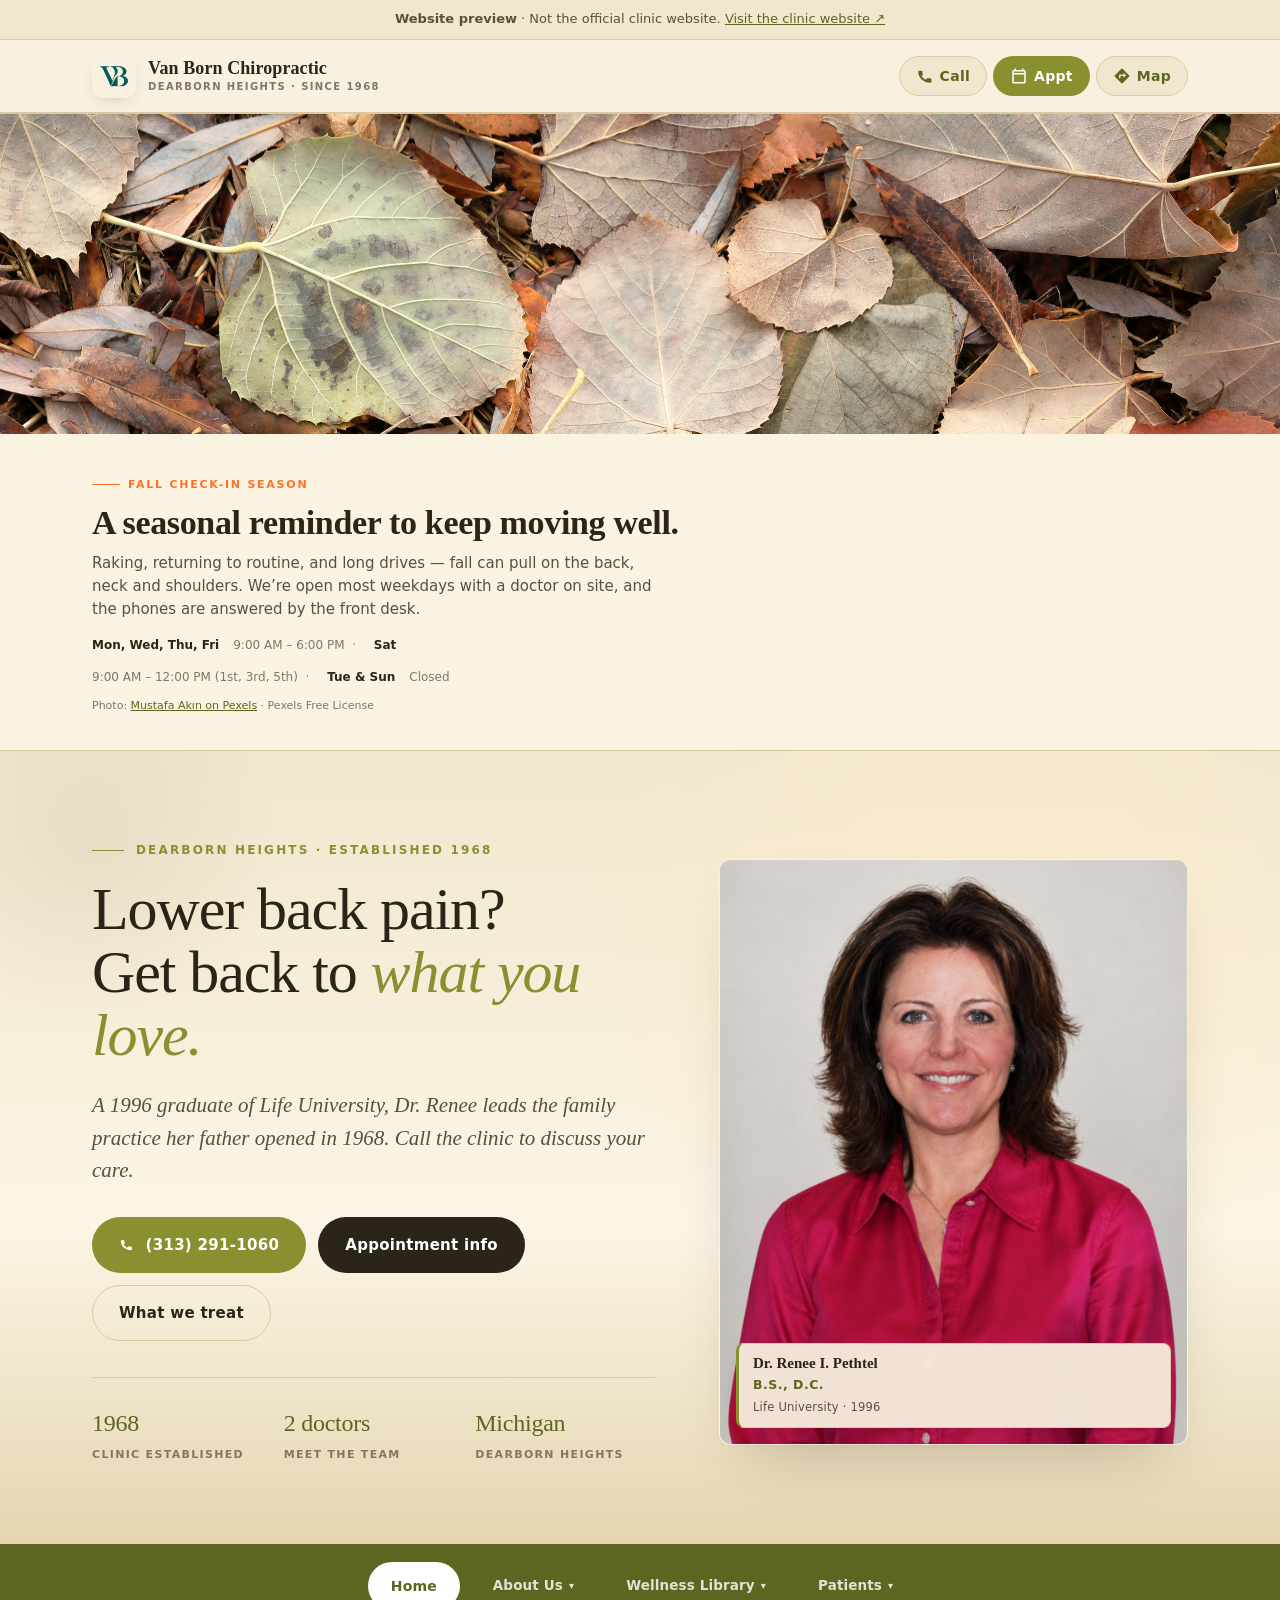
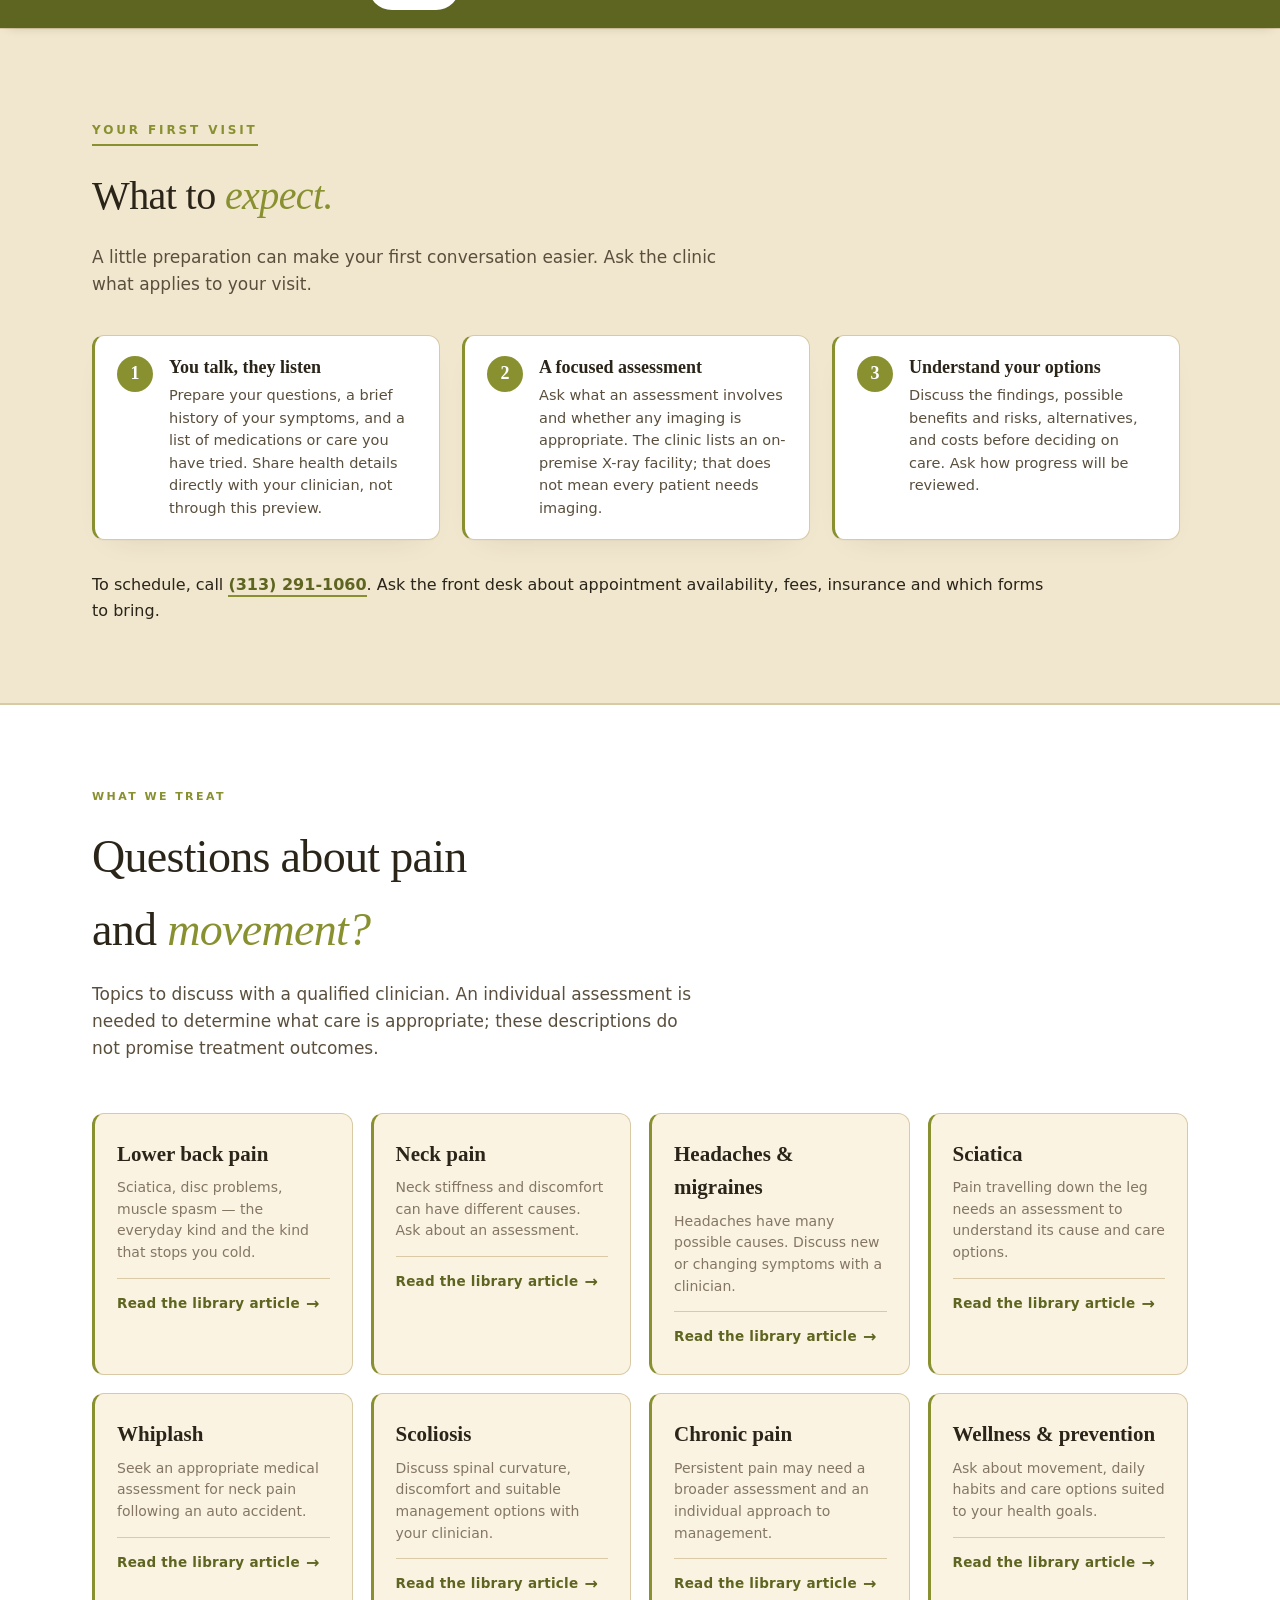
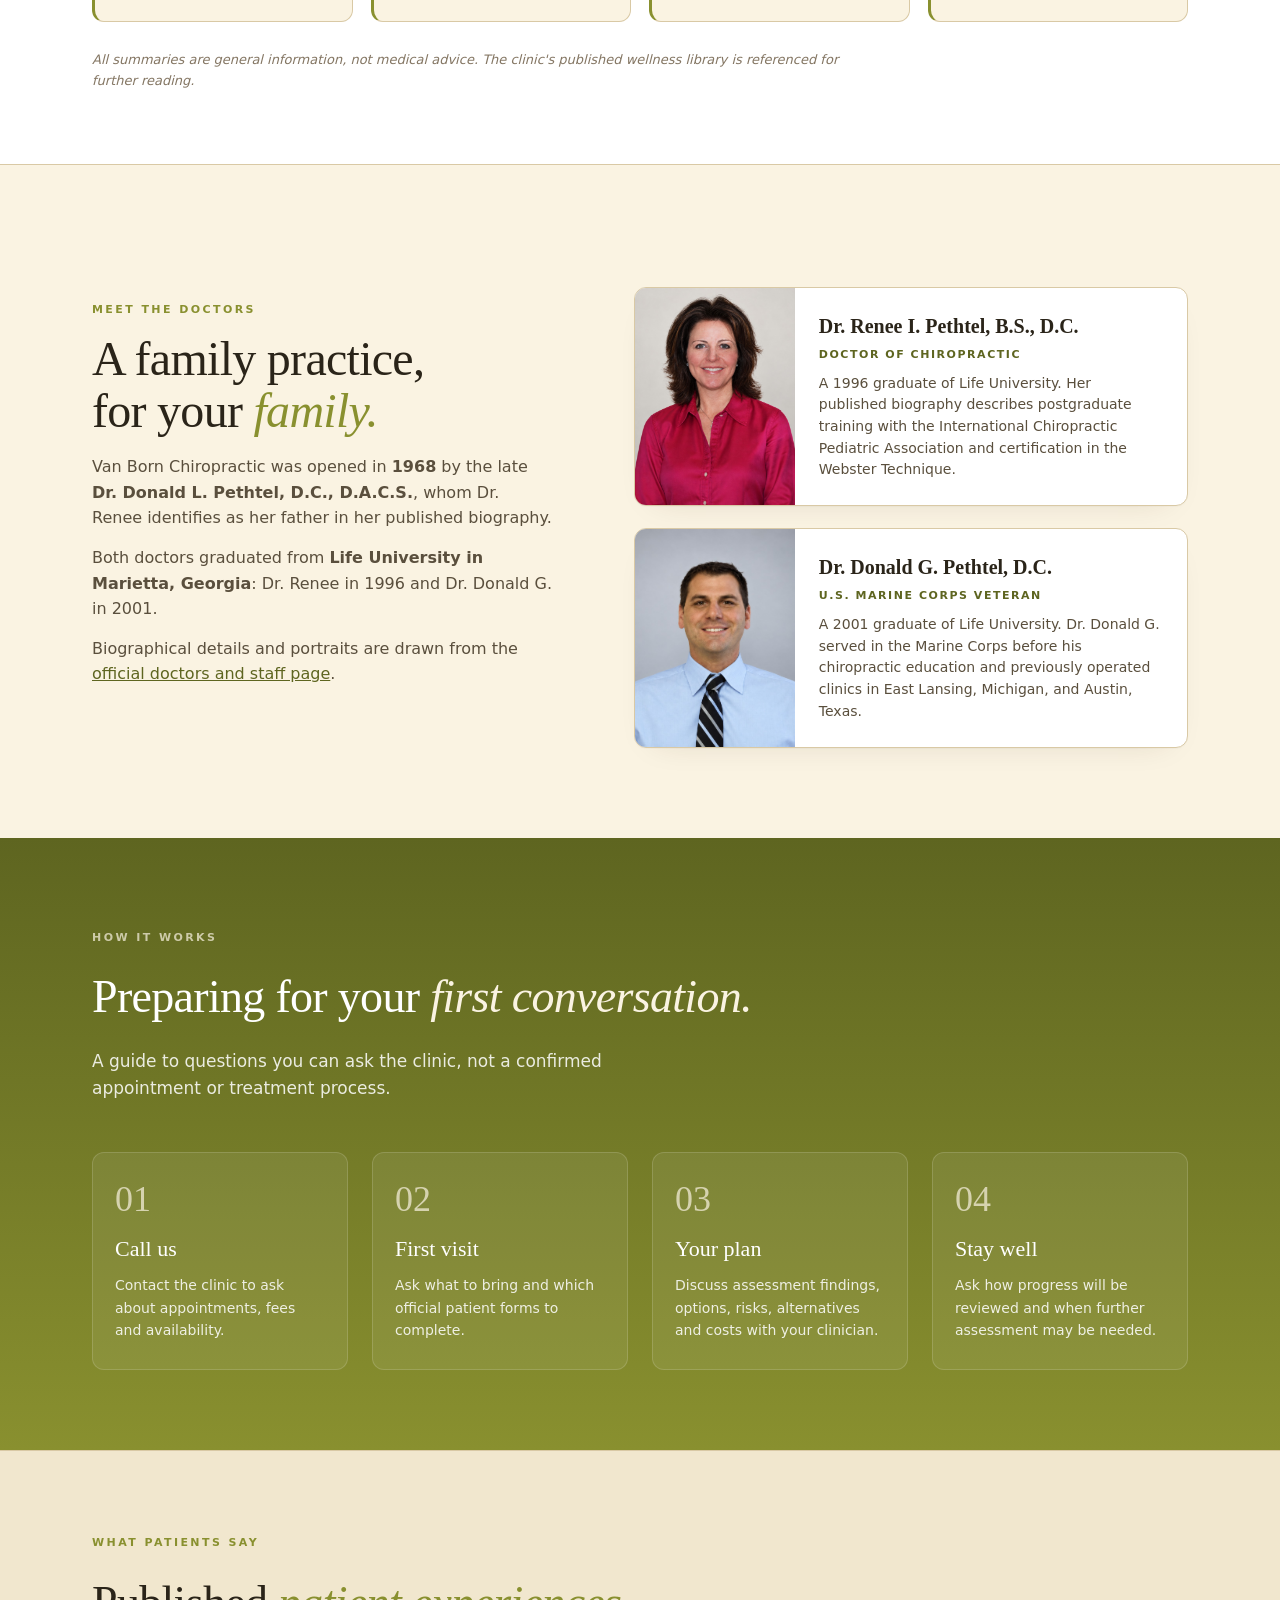
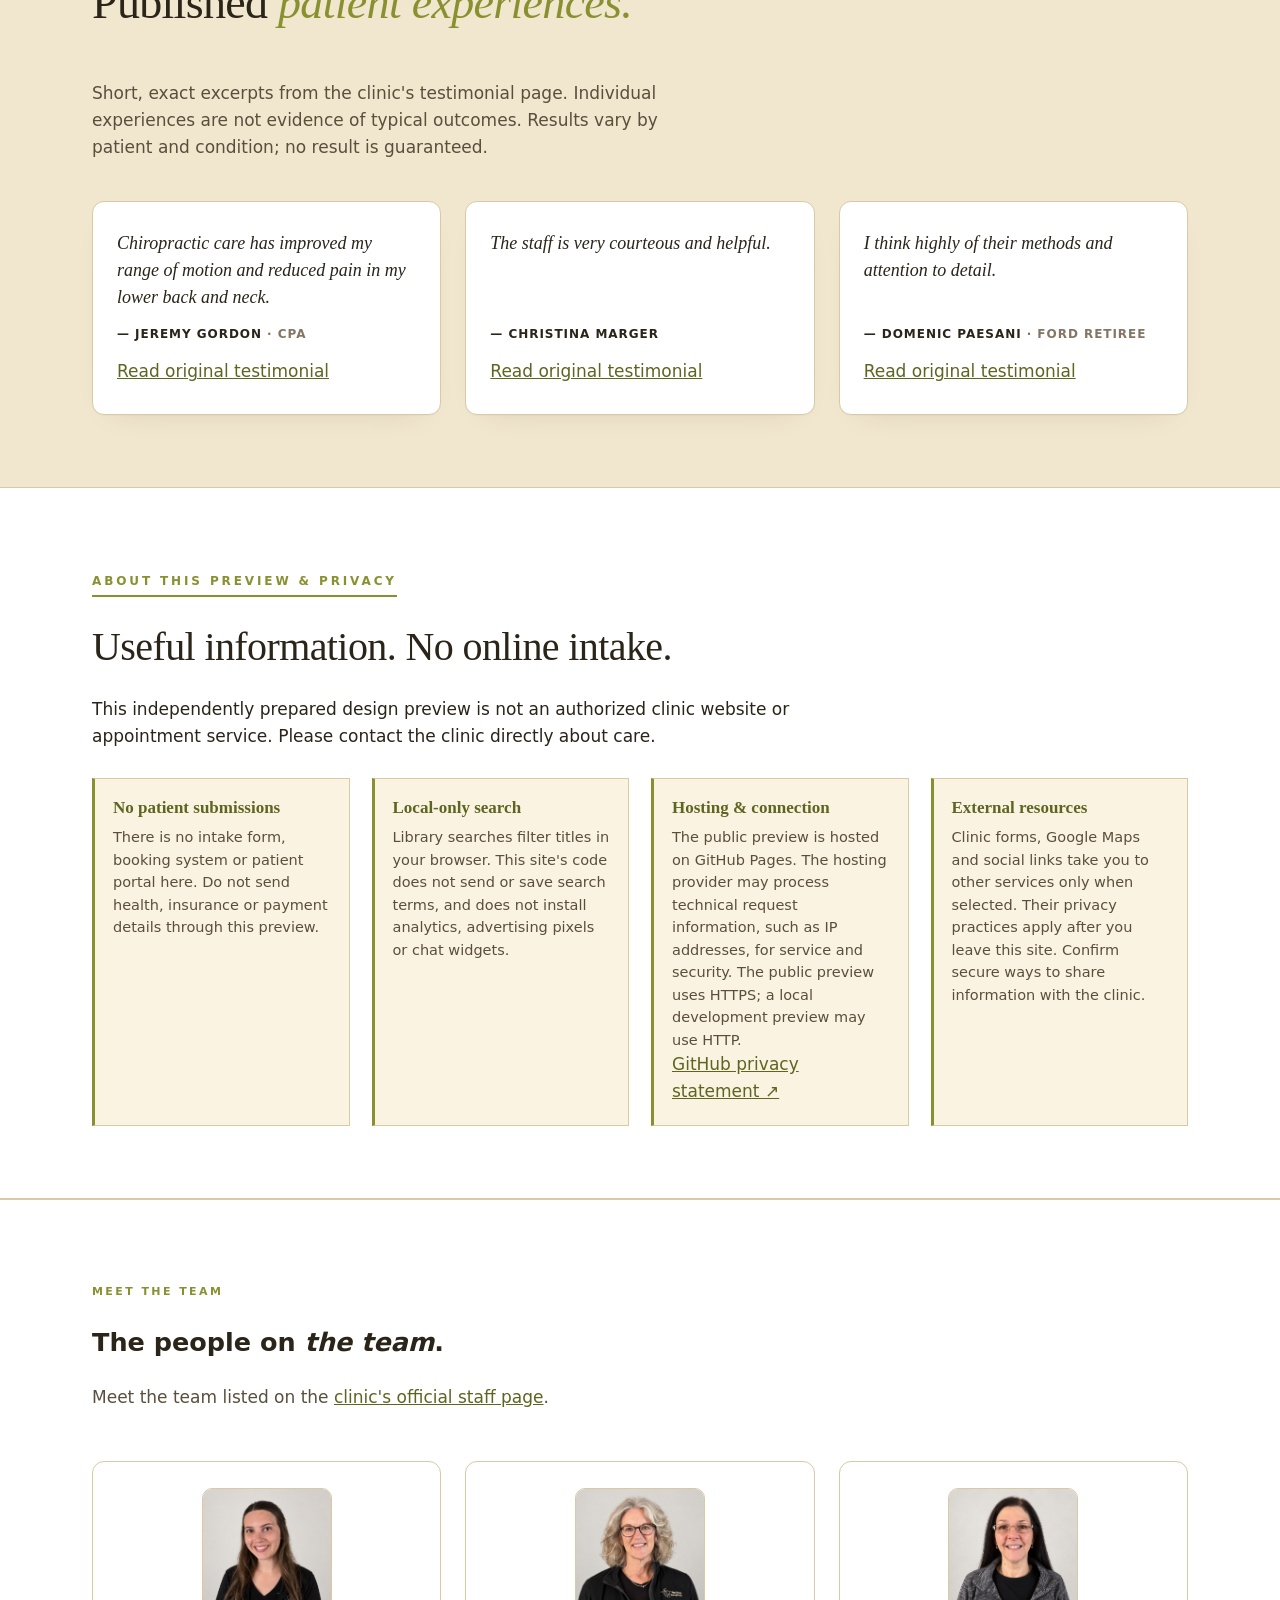
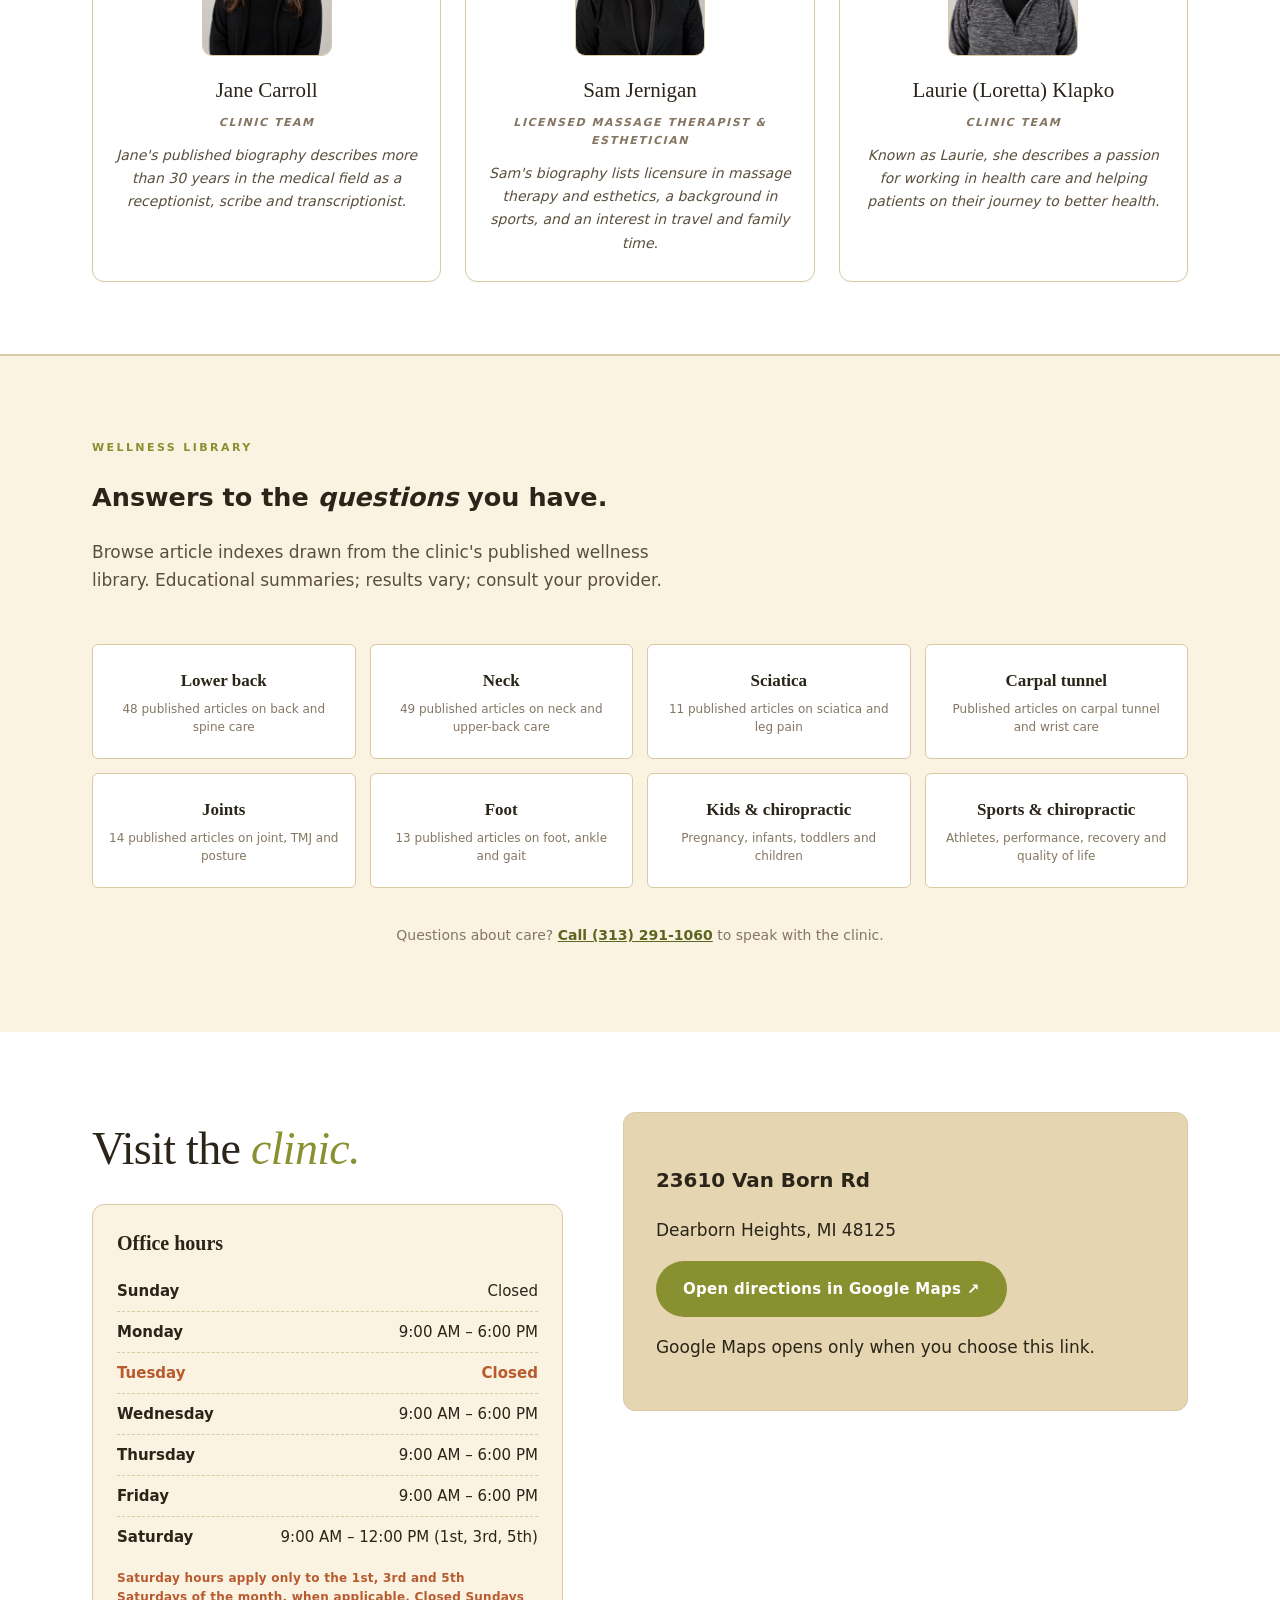
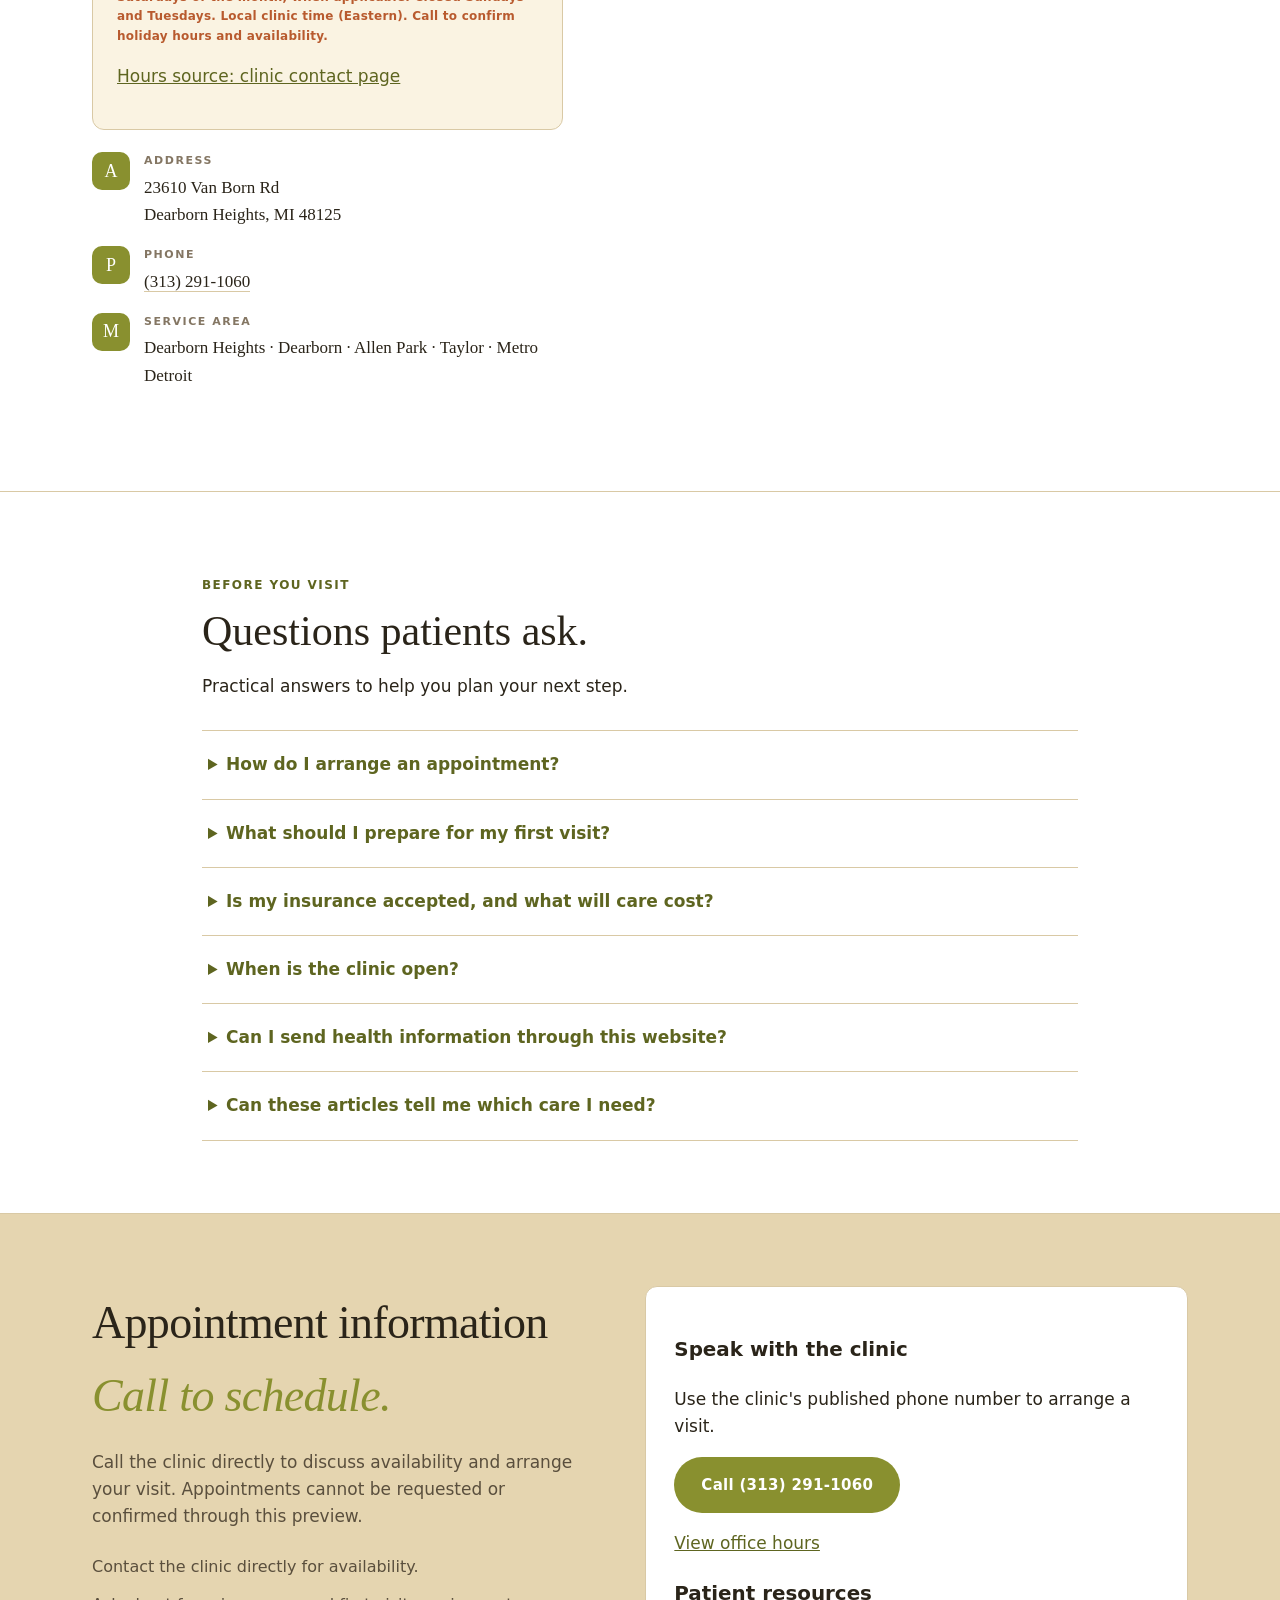
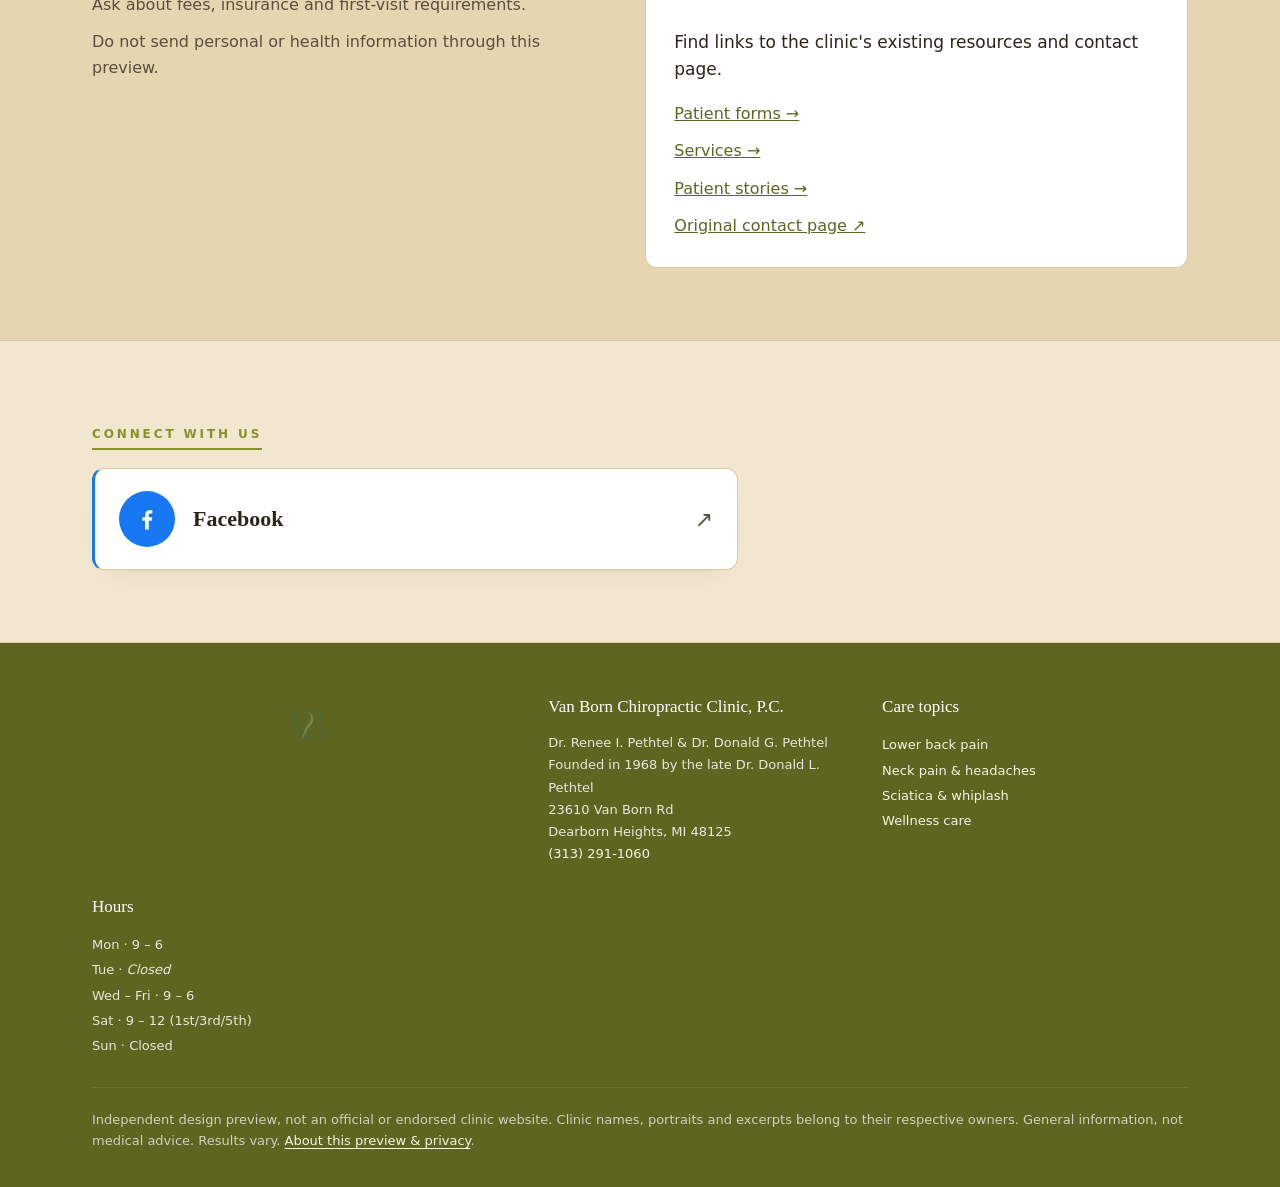
<file: index.html>
<!DOCTYPE html>
<html lang="en">
<head>
<meta charset="UTF-8" />
<meta name="viewport" content="width=device-width, initial-scale=1, viewport-fit=cover" />
<meta name="theme-color" content="#f7eeda" />
<meta name="robots" content="noindex, nofollow" />
<meta name="description" content="Meet the doctors, explore care topics and find office hours for Van Born Chiropractic in Dearborn Heights. Independent website preview." />
<meta property="og:title" content="Van Born Chiropractic · Since 1968" />
<meta property="og:description" content="Meet the doctors, browse patient resources and plan your visit. Independent website preview; not the official clinic website." />
<meta property="og:type" content="website" />
<title>Van Born Chiropractic · Since 1968</title>
<link rel="icon" type="image/png" sizes="16x16" href="assets/favicon-16.png" />
<link rel="icon" type="image/png" sizes="32x32" href="assets/favicon-32.png" />
<link rel="icon" type="image/png" sizes="48x48" href="assets/favicon-48.png" />
<link rel="apple-touch-icon" sizes="180x180" href="assets/favicon-180.png" />

<script type="application/ld+json">
{
  "@context": "https://schema.org",
  "@type": "WebPage",
  "name": "Van Born Chiropractic",
  "description": "Independent design concept, not the official clinic website.",
  "about": {
    "@type": "MedicalClinic",
    "name": "Van Born Chiropractic Clinic, P.C.",
    "url": "https://www.vanbornchiropractic.com/",
    "foundingDate": "1968",
    "founder": { "@type": "Person", "name": "Donald L. Pethtel" }
  }
}
</script>

<style>
/* ===========================================================
   VAN BORN CHIROPRACTIC v2 — homepage inline overrides
   Palette and base layout live in assets/site.css.
   The active theme class is set on <body> (theme-autumn by default).
   This inline block is page-specific and intentionally minimal.
   =========================================================== */

html { -webkit-text-size-adjust: 100%; scroll-behavior: smooth; }
body {
  margin: 0;
  font-family: var(--sans);
  background: var(--c-cream);
  color: var(--c-ink);
  line-height: 1.6;
  font-size: 17px;
  /* subtle paper grain */
  background-image: url("data:image/svg+xml;utf8,<svg xmlns='http://www.w3.org/2000/svg' width='240' height='240'><filter id='n'><feTurbulence type='fractalNoise' baseFrequency='0.85' numOctaves='2' stitchTiles='stitch'/><feColorMatrix values='0 0 0 0 0.16 0 0 0 0 0.14 0 0 0 0 0.10 0 0 0 0.04 0'/></filter><rect width='240' height='240' filter='url(%23n)'/></svg>");
}
img { max-width: 100%; height: auto; display: block; }
a { color: var(--c-green-dark); }
button { font: inherit; cursor: pointer; }

.wrap { max-width: var(--max); margin: 0 auto; padding: 0 22px; }

/* ===========================================================
   Header — phone-CTA visible up top
   =========================================================== */
header.top {
  background: var(--c-cream);
  border-bottom: 1px solid var(--c-line);
  position: sticky; top: 0; z-index: 50;
  backdrop-filter: blur(8px);
  -webkit-backdrop-filter: blur(8px);
  background: rgba(245, 239, 226, 0.94);
}
header.top .wrap {
  display: flex; align-items: center; justify-content: space-between;
  padding: 14px 22px;
  gap: 14px;
}
.brand { display: flex; align-items: center; gap: 12px; text-decoration: none; color: var(--c-ink); }

.brand .name {
  font-family: var(--serif);
  font-size: 18px;
  font-weight: 600;
  line-height: 1.05;
  letter-spacing: .005em;
}
.brand .name small {
  display: block;
  font-family: var(--sans);
  font-size: 10px;
  font-weight: 700;
  letter-spacing: .14em;
  text-transform: uppercase;
  color: var(--c-muted);
  margin-top: 4px;
}

header.top .call {
  background: var(--c-green);
  color: #fff;
  text-decoration: none;
  padding: 12px 18px;
  border-radius: 999px;
  font-weight: 700;
  font-size: 14px;
  letter-spacing: .02em;
  display: inline-flex;
  align-items: center;
  gap: 8px;
  white-space: nowrap;
  transition: background .12s ease, transform .12s ease;
}
header.top .call:hover { background: var(--c-green-dark); }
header.top .call:active { transform: translateY(1px); }
header.top .call .num { display: none; }
@media (min-width: 540px) { header.top .call .num { display: inline; } }

/* ===========================================================
   Hero — patient pain point, click-to-call, no stock photo
   =========================================================== */
.hero {
  padding: 64px 0 50px;
  position: relative;
  overflow: hidden;
}
.hero::before {
  /* Soft green wash on left */
  content: "";
  position: absolute;
  top: -120px; left: -120px;
  width: 420px; height: 420px;
  background: radial-gradient(circle, rgba(14,107,94,0.08), transparent 65%);
  pointer-events: none;
}
.hero .wrap {
  display: grid; gap: 50px;
  align-items: center;
  position: relative;
}
@media (min-width: 880px) {
  .hero .wrap { grid-template-columns: 1.2fr 1fr; gap: 64px; }
  .hero { padding: 90px 0 80px; }
}
.hero .eyebrow {
  font-size: 12px; font-weight: 700;
  letter-spacing: .18em; text-transform: uppercase;
  color: var(--c-green);
  margin: 0 0 18px;
  display: flex; align-items: center; gap: 12px;
}
.hero .eyebrow::before {
  content: ""; width: 32px; height: 1px; background: var(--c-green);
}
.hero h1 {
  font-family: var(--serif);
  font-weight: 500;
  font-size: clamp(38px, 6.5vw, 60px);
  line-height: 1.05;
  letter-spacing: -0.018em;
  margin: 0 0 22px;
  color: var(--c-ink);
}
.hero h1 em { font-style: italic; color: var(--c-green); }
.hero .lede {
  font-family: var(--serif);
  font-style: italic;
  font-size: clamp(17px, 2.2vw, 21px);
  color: var(--c-ink-soft);
  max-width: 32em;
  margin: 0 0 30px;
  line-height: 1.55;
}
.hero .ctas { display: flex; flex-wrap: wrap; gap: 12px; align-items: center; }
.btn {
  display: inline-flex; align-items: center; gap: 10px;
  padding: 15px 26px;
  border-radius: 999px;
  font-weight: 700; font-size: 15px;
  text-decoration: none;
  letter-spacing: .02em;
  border: 1px solid transparent;
  min-height: 54px;
  transition: transform .12s ease, background .12s ease, border-color .12s ease;
}
.btn-call { background: var(--c-green); color: #fff; }
.btn-call:hover { background: var(--c-green-dark); }
.btn-book { background: var(--c-ink); color: #fff; }
.btn-book:hover { background: var(--c-rust); }
.btn-ghost { background: transparent; color: var(--c-ink); border-color: var(--c-line); }
.btn-ghost:hover { border-color: var(--c-ink); }
.btn:active { transform: translateY(1px); }

.hero .meta {
  display: grid;
  grid-template-columns: 1fr 1fr 1fr;
  gap: 16px 12px;
  margin-top: 36px;
  padding-top: 26px;
  border-top: 1px solid var(--c-line);
  font-size: 11px;
  letter-spacing: .12em;
  text-transform: uppercase;
  color: var(--c-muted);
  font-weight: 700;
}
.hero .meta strong {
  display: block;
  font-family: var(--serif);
  font-size: 24px;
  font-weight: 500;
  color: var(--c-green-dark);
  letter-spacing: -0.01em;
  margin-bottom: 4px;
  text-transform: none;
}

/* Portrait placeholder */
.portrait {
  position: relative;
  aspect-ratio: 4 / 5;
  background: linear-gradient(160deg, var(--c-cream-3), var(--c-cream-2));
  border-radius: var(--r-lg);
  overflow: hidden;
  box-shadow: 0 30px 60px -30px rgba(8,70,61,.3), 0 1px 0 rgba(0,0,0,.03);
  border: 1px solid rgba(255,255,255,.6);
}
.portrait svg { position: absolute; inset: 0; width: 100%; height: 100%; }
.portrait .photo-tag {
  position: absolute;
  bottom: 14px; left: 14px;
  background: rgba(8,70,61,.85);
  color: var(--c-cream);
  padding: 5px 11px;
  border-radius: 999px;
  font-size: 10px;
  font-weight: 700;
  letter-spacing: .12em;
  text-transform: uppercase;
}

/* ===========================================================
   Conditions — what we treat
   =========================================================== */
.conditions {
  background: #fff;
  border-top: 1px solid var(--c-line);
  border-bottom: 1px solid var(--c-line);
}
.conditions h2 {
  font-family: var(--serif);
  font-weight: 500;
  font-size: clamp(32px, 4.5vw, 46px);
  letter-spacing: -0.015em;
  margin: 0 0 14px;
}
.conditions h2 em { font-style: italic; color: var(--c-green); }
.conditions .lede { font-size: 17px; color: var(--c-ink-soft); max-width: 36em; margin: 0 0 50px; }

.condition-grid {
  display: grid;
  grid-template-columns: 1fr;
  gap: 18px;
}
@media (min-width: 720px) { .condition-grid { grid-template-columns: repeat(3, 1fr); } }
@media (min-width: 980px) { .condition-grid { grid-template-columns: repeat(4, 1fr); } }

.condition {
  padding: 24px 22px;
  background: var(--c-cream);
  border: 1px solid var(--c-line);
  border-radius: var(--r-lg);
  border-left: 3px solid var(--c-green);
  transition: transform .14s ease, box-shadow .14s ease;
}
.condition:hover {
  transform: translateY(-2px);
  box-shadow: 0 10px 24px -16px rgba(14,107,94,.25);
}
.condition .ico {
  width: 42px; height: 42px;
  background: rgba(14,107,94,.1);
  color: var(--c-green-dark);
  border-radius: 10px;
  display: grid; place-items: center;
  margin-bottom: 14px;
}
.condition .ico svg { width: 22px; height: 22px; }
.condition h3 {
  font-family: var(--serif);
  font-size: 21px;
  font-weight: 600;
  margin: 0 0 6px;
  color: var(--c-ink);
}
.condition p { margin: 0; font-size: 14px; color: var(--c-muted); line-height: 1.55; }

/* ===========================================================
   About — Dr. Pethtel
   =========================================================== */
section.about { padding: 90px 0; }
section.about .wrap {
  display: grid; gap: 60px;
  align-items: center;
}
@media (min-width: 880px) {
  section.about .wrap { grid-template-columns: 1fr 1.2fr; gap: 80px; }
}
.about .photo {
  position: relative;
  aspect-ratio: 1 / 1;
  background: linear-gradient(160deg, var(--c-cream-3), var(--c-cream-2));
  border-radius: var(--r-lg);
  overflow: hidden;
  border: 1px solid rgba(255,255,255,.6);
  box-shadow: 0 30px 60px -30px rgba(8,70,61,.3), 0 1px 0 rgba(0,0,0,.03);
}
.about .photo svg { width: 100%; height: 100%; }
.about .photo .photo-tag {
  position: absolute;
  bottom: 14px; left: 14px;
  background: rgba(8,70,61,.85);
  color: var(--c-cream);
  padding: 5px 11px;
  border-radius: 999px;
  font-size: 10px;
  font-weight: 700;
  letter-spacing: .12em;
  text-transform: uppercase;
}

.about h2 {
  font-family: var(--serif);
  font-size: clamp(32px, 4.5vw, 48px);
  font-weight: 500;
  margin: 0 0 16px;
  letter-spacing: -0.015em;
  line-height: 1.1;
}
.about h2 em { font-style: italic; color: var(--c-green); }
.about .pullquote {
  font-family: var(--serif);
  font-style: italic;
  font-size: clamp(20px, 2.4vw, 24px);
  line-height: 1.45;
  color: var(--c-ink);
  border-left: 2px solid var(--c-green);
  padding-left: 22px;
  margin: 0 0 22px;
}
.about p { font-size: 16px; color: var(--c-ink-soft); margin: 0 0 14px; }
.about .creds {
  display: grid;
  grid-template-columns: repeat(2, 1fr);
  gap: 12px;
  margin-top: 22px;
  padding-top: 22px;
  border-top: 1px solid var(--c-line);
}
.about .creds div { display: flex; flex-direction: column; gap: 4px; }
.about .creds .l {
  font-size: 10px; font-weight: 700; letter-spacing: .14em; text-transform: uppercase;
  color: var(--c-muted);
}
.about .creds .v {
  font-family: var(--serif); font-size: 17px; color: var(--c-ink); font-weight: 500;
}

/* ===========================================================
   Process — 4 steps
   =========================================================== */
section.process {
  background: linear-gradient(180deg, var(--c-green-dark), var(--c-green));
  color: #fff;
  padding: 80px 0;
}
section.process .eyebrow {
  font-size: 11px; font-weight: 700;
  letter-spacing: .22em; text-transform: uppercase;
  color: var(--c-cream);
  opacity: .7;
  margin-bottom: 14px;
}
section.process h2 {
  font-family: var(--serif);
  font-size: clamp(32px, 4.5vw, 46px);
  font-weight: 500;
  margin: 0 0 14px;
  letter-spacing: -0.015em;
}
section.process h2 em { font-style: italic; color: var(--c-cream); }
section.process .lede {
  font-size: 17px;
  color: rgba(255,255,255,.86);
  max-width: 36em;
  margin: 0 0 50px;
}
.process-grid {
  display: grid; gap: 24px;
  grid-template-columns: 1fr;
}
@media (min-width: 760px) {
  .process-grid { grid-template-columns: repeat(2, 1fr); }
}
@media (min-width: 980px) {
  .process-grid { grid-template-columns: repeat(4, 1fr); }
}
.step {
  background: rgba(255,255,255,.07);
  border: 1px solid rgba(255,255,255,.15);
  border-radius: var(--r-lg);
  padding: 28px 22px;
}
.step .n {
  font-family: var(--serif);
  font-weight: 500;
  font-size: 36px;
  color: var(--c-cream);
  line-height: 1;
  margin-bottom: 14px;
  opacity: .7;
}
.step h3 {
  font-family: var(--serif);
  font-weight: 500;
  font-size: 22px;
  margin: 0 0 8px;
}
.step p { margin: 0; font-size: 14px; color: rgba(255,255,255,.86); line-height: 1.6; }

/* ===========================================================
   Top nav tabs — mirrors original Van Born menu
   =========================================================== */
.topnav {
  background: linear-gradient(180deg, #102b46 0%, #1a3a5c 100%);
  padding: 18px 0;
  position: sticky;
  top: var(--header-height, 0px);
  z-index: 45;
  box-shadow: 0 4px 12px -8px rgba(0, 0, 0, 0.3);
}
.topnav .wrap {
  display: flex;
  gap: 10px;
  flex-wrap: wrap;
  justify-content: center;
}
.tn-tab {
  flex: 1;
  min-width: 120px;
  max-width: 220px;
  text-align: center;
  padding: 14px 18px;
  color: #fff;
  text-decoration: none;
  font-family: var(--serif);
  font-size: 20px;
  font-weight: 500;
  letter-spacing: 0.005em;
  border: 2px solid rgba(255, 255, 255, 0.4);
  border-radius: 6px;
  background: transparent;
  transition: background 0.14s ease, border-color 0.14s ease, transform 0.12s ease;
}
.tn-tab:hover {
  background: rgba(255, 255, 255, 0.1);
  border-color: rgba(255, 255, 255, 0.7);
}
.tn-tab.tn-active {
  background: rgba(255, 255, 255, 0.08);
  border-color: rgba(255, 255, 255, 0.85);
  font-style: italic;
}
@media (max-width: 540px) {
  .topnav { padding: 12px 0; }
  .tn-tab { font-size: 16px; padding: 10px 12px; min-width: 0; }
}

/* ===========================================================
   Doctors grid — two-card layout
   =========================================================== */
.doctors-grid {
  display: grid;
  gap: 22px;
  margin-top: 32px;
}
.doc-card {
  background: #fff;
  border: 1px solid var(--c-line);
  border-radius: var(--r-lg);
  overflow: hidden;
  display: grid;
  grid-template-columns: 130px 1fr;
  gap: 0;
  box-shadow: 0 1px 0 rgba(0, 0, 0, 0.02), 0 12px 32px -22px rgba(8, 70, 61, 0.18);
}
.doc-card img {
  width: 100%;
  height: 100%;
  object-fit: cover;
  object-position: center top;
}
.doc-info {
  padding: 18px 20px 20px;
}
.doc-card h3 {
  font-family: var(--serif);
  font-size: 20px;
  font-weight: 600;
  margin: 0 0 4px;
  color: var(--c-ink);
}
.doc-card .doc-title {
  font-size: 11px;
  font-weight: 700;
  letter-spacing: 0.14em;
  text-transform: uppercase;
  color: var(--c-green-dark);
  margin: 0 0 10px;
}
.doc-card p {
  margin: 0;
  font-size: 14px;
  color: var(--c-ink-soft);
  line-height: 1.55;
}
@media (min-width: 540px) {
  .doc-card { grid-template-columns: 160px 1fr; }
  .doc-info { padding: 22px 24px 24px; }
}

/* Portrait used as a real-image frame (was SVG placeholder) */
.portrait img {
  width: 100%;
  height: 100%;
  object-fit: cover;
  object-position: center 28%;
  display: block;
}

/* ===========================================================
   Staff
   =========================================================== */
.staff {
  background: #fff;
  border-top: 1px solid var(--c-line);
  border-bottom: 1px solid var(--c-line);
}
.staff-grid {
  display: grid;
  gap: 22px;
  grid-template-columns: 1fr;
}
@media (min-width: 720px) { .staff-grid { grid-template-columns: repeat(3, 1fr); } }
.staff-card {
  background: var(--c-cream);
  border: 1px solid var(--c-line);
  border-radius: var(--r-lg);
  padding: 28px 24px;
  text-align: center;
  box-shadow: 0 1px 0 rgba(0, 0, 0, 0.02);
}
.staff-avatar {
  width: 80px;
  height: 80px;
  border-radius: 50%;
  margin: 0 auto 16px;
  display: grid;
  place-items: center;
  font-family: var(--serif);
  font-size: 28px;
  font-weight: 600;
  color: var(--c-green-dark);
  letter-spacing: 0.02em;
  border: 2px solid rgba(255, 255, 255, 0.6);
  box-shadow: 0 4px 12px -6px rgba(8, 70, 61, 0.3);
}
.staff-headshot {
  width: 150px;
  height: 194px;
  object-fit: cover;
  object-position: center top;
  border-radius: 12px;
  margin: 0 auto 22px;
  border: 1px solid var(--c-line);
}
.staff-card h3 {
  font-family: var(--serif);
  font-size: 20px;
  font-weight: 600;
  margin: 0 0 4px;
  color: var(--c-ink);
}
.staff-card .staff-role {
  font-size: 11px;
  font-weight: 700;
  letter-spacing: 0.14em;
  text-transform: uppercase;
  color: var(--c-muted);
  margin: 0 0 12px;
}
.staff-card p {
  margin: 0;
  font-size: 14px;
  color: var(--c-ink-soft);
  line-height: 1.6;
  font-style: italic;
}

/* ===========================================================
   Wellness library
   =========================================================== */
.library {
  background: var(--c-cream);
  border-top: 1px solid var(--c-line);
}
.lib-grid {
  display: grid;
  gap: 14px;
  grid-template-columns: 1fr 1fr;
}
@media (min-width: 720px) { .lib-grid { grid-template-columns: repeat(4, 1fr); } }
.lib-card {
  display: flex;
  flex-direction: column;
  align-items: center;
  text-align: center;
  padding: 22px 16px;
  background: #fff;
  border: 1px solid var(--c-line);
  border-radius: var(--r);
  text-decoration: none;
  color: var(--c-ink);
  transition: transform 0.14s ease, border-color 0.14s ease, box-shadow 0.14s ease;
}
.lib-card:hover {
  transform: translateY(-2px);
  border-color: var(--c-green);
  box-shadow: 0 12px 28px -18px rgba(8, 70, 61, 0.3);
}
.lib-ico {
  font-size: 30px;
  margin-bottom: 10px;
  line-height: 1;
}
.lib-card h3 {
  font-family: var(--serif);
  font-size: 17px;
  font-weight: 600;
  margin: 0 0 6px;
}
.lib-card p {
  margin: 0;
  font-size: 12px;
  color: var(--c-muted);
  line-height: 1.5;
}

/* ===========================================================
   Reviews (kept from previous design)
   =========================================================== */
.reviews {
  background: var(--c-cream-2);
  border-top: 1px solid var(--c-line);
}
.reviews .section-eyebrow {
  font-size: 11px; font-weight: 700;
  letter-spacing: .22em; text-transform: uppercase;
  color: var(--c-green);
  margin-bottom: 14px;
}
.reviews h2 {
  font-family: var(--serif);
  font-size: clamp(32px, 4.5vw, 46px);
  font-weight: 500;
  margin: 0 0 40px;
  letter-spacing: -0.015em;
}
.reviews h2 em { font-style: italic; color: var(--c-green); }
.review-grid {
  display: grid; gap: 24px;
  grid-template-columns: 1fr;
}
@media (min-width: 760px) { .review-grid { grid-template-columns: repeat(3, 1fr); } }
.review {
  background: #fff;
  border-radius: var(--r-lg);
  padding: 28px 24px;
  border: 1px solid var(--c-line);
  display: flex; flex-direction: column; gap: 14px;
  box-shadow: 0 1px 0 rgba(0,0,0,.02), 0 12px 32px -22px rgba(8,70,61,.18);
}
.review .stars {
  color: var(--c-brass);
  font-size: 17px;
  letter-spacing: 2px;
}
.review blockquote {
  margin: 0;
  font-family: var(--serif);
  font-style: italic;
  font-size: 18px;
  line-height: 1.5;
  color: var(--c-ink);
}
.review .attr {
  font-size: 12px;
  letter-spacing: .08em;
  text-transform: uppercase;
  color: var(--c-muted);
  font-weight: 700;
  margin-top: auto;
}
.review .attr strong { color: var(--c-ink); font-weight: 700; }

/* ===========================================================
   Hours & Map
   =========================================================== */
section.visit {
  padding: 80px 0;
  background: #fff;
}
.visit .wrap {
  display: grid; gap: 40px;
}
@media (min-width: 880px) { .visit .wrap { grid-template-columns: 1fr 1.2fr; gap: 60px; align-items: start; } }
.visit h2 {
  font-family: var(--serif);
  font-size: clamp(32px, 4.5vw, 46px);
  font-weight: 500;
  margin: 0 0 18px;
  letter-spacing: -0.015em;
}
.visit h2 em { font-style: italic; color: var(--c-green); }
.visit .hours-card {
  background: var(--c-cream);
  border: 1px solid var(--c-line);
  border-radius: var(--r-lg);
  padding: 22px 24px;
  margin-bottom: 22px;
}
.visit .hours-card h3 {
  margin: 0 0 12px;
  font-family: var(--serif);
  font-size: 20px;
  font-weight: 600;
}
.visit .hours-row {
  display: flex; justify-content: space-between;
  padding: 8px 0;
  border-bottom: 1px dashed var(--c-line);
  font-size: 15px;
}
.visit .hours-row:last-of-type { border-bottom: 0; }
.visit .hours-row .day { font-weight: 600; }
.visit .hours-row.closed { color: var(--c-rust); }
.visit .hours-row.closed .time { font-weight: 700; }
.visit .closed-warn {
  font-size: 12px;
  color: var(--c-rust);
  margin-top: 12px;
  font-weight: 600;
  letter-spacing: .02em;
}
.visit .info-block { display: flex; flex-direction: column; gap: 18px; margin-bottom: 22px; }
.visit .info-block .row { display: flex; gap: 14px; align-items: flex-start; }
.visit .info-block .ico {
  width: 38px; height: 38px; flex-shrink: 0;
  background: var(--c-green); color: #fff;
  border-radius: 10px;
  display: grid; place-items: center;
  font-family: var(--serif); font-size: 18px;
}
.visit .info-block .l {
  font-size: 11px; font-weight: 700; letter-spacing: .14em; text-transform: uppercase;
  color: var(--c-muted); margin-bottom: 4px;
}
.visit .info-block .v {
  font-family: var(--serif); font-size: 17px; color: var(--c-ink);
}
.visit .info-block a { color: var(--c-ink); text-decoration: none; border-bottom: 1px solid var(--c-line); }
.visit .info-block a:hover { border-color: var(--c-green); color: var(--c-green); }

.map {
  border-radius: var(--r-lg);
  overflow: hidden;
  border: 1px solid var(--c-line);
  aspect-ratio: 4 / 3;
  background: var(--c-cream-3);
}
.map iframe { width: 100%; height: 100%; border: 0; }

/* ===========================================================
   Footer
   =========================================================== */
footer {
  background: var(--c-green-dark);
  color: rgba(255,255,255,.78);
  padding: 50px 0 36px;
}
footer .wrap {
  display: grid; gap: 28px;
}
@media (min-width: 760px) { footer .wrap { grid-template-columns: 1.4fr 1fr 1fr; } }
footer h4 {
  font-family: var(--serif);
  font-weight: 500;
  font-size: 17px;
  color: #fff;
  margin: 0 0 12px;
}
footer p { margin: 0; font-size: 13px; line-height: 1.7; }
footer a { color: var(--c-cream); text-decoration: none; }
footer a:hover { text-decoration: underline; }
footer ul { list-style: none; padding: 0; margin: 0; font-size: 13px; line-height: 1.95; }
footer .small {
  font-size: 11px;
  line-height: 1.55;
  color: rgba(255,255,255,.78);
  margin-top: 32px;
  padding-top: 22px;
  border-top: 1px solid rgba(255,255,255,.08);
}

/* ===========================================================
   Open / closed status pill in header
   =========================================================== */
.status-pill {
  display: inline-flex;
  align-items: center;
  gap: 6px;
  font-size: 11px;
  font-weight: 700;
  letter-spacing: 0.06em;
  text-transform: uppercase;
  padding: 6px 10px;
  border-radius: 999px;
  background: rgba(46, 156, 100, 0.12);
  color: var(--c-green-dark);
  border: 1px solid rgba(46, 156, 100, 0.3);
}
.status-pill::before {
  content: "";
  width: 7px; height: 7px;
  border-radius: 50%;
  background: #2e9c64;
  box-shadow: 0 0 0 0 rgba(46, 156, 100, 0.5);
  animation: pulse 1.8s ease-in-out infinite;
}
.status-pill.closed {
  background: rgba(160, 74, 42, 0.1);
  color: var(--c-rust);
  border-color: rgba(160, 74, 42, 0.3);
}
.status-pill.closed::before {
  background: var(--c-rust);
  animation: none;
}
@keyframes pulse {
  0%   { box-shadow: 0 0 0 0 rgba(46, 156, 100, 0.5); }
  70%  { box-shadow: 0 0 0 8px rgba(46, 156, 100, 0); }
  100% { box-shadow: 0 0 0 0 rgba(46, 156, 100, 0); }
}
@media (max-width: 540px) { .status-pill { display: none; } }

/* ===========================================================
   Appointment form section (matches MiSpine's online booking lead)
   =========================================================== */
section.book {
  background: var(--c-cream-3);
  border-top: 1px solid var(--c-line);
}
section.book .wrap {
  display: grid;
  gap: 40px;
  align-items: start;
}
@media (min-width: 880px) {
  section.book .wrap { grid-template-columns: 1fr 1.1fr; gap: 60px; }
}
section.book h2 {
  font-family: var(--serif);
  font-size: clamp(32px, 4.5vw, 46px);
  font-weight: 500;
  margin: 0 0 16px;
  letter-spacing: -0.015em;
}
section.book h2 em { font-style: italic; color: var(--c-green); }
section.book .lede {
  font-size: 17px;
  color: var(--c-ink-soft);
  margin: 0 0 24px;
}
section.book ul {
  list-style: none;
  padding: 0;
  margin: 0;
  display: flex;
  flex-direction: column;
  gap: 12px;
}
section.book ul li {
  display: flex;
  gap: 12px;
  align-items: flex-start;
  font-size: 16px;
  color: var(--c-ink-soft);
}
section.book ul li .check {
  flex-shrink: 0;
  width: 24px; height: 24px;
  background: var(--c-green);
  color: #fff;
  border-radius: 50%;
  display: grid;
  place-items: center;
  font-size: 13px;
  font-weight: 700;
  margin-top: 1px;
}
form.book-form {
  background: #fff;
  border: 1px solid var(--c-line);
  border-radius: var(--r-lg);
  padding: 32px 30px;
  box-shadow: 0 1px 0 rgba(0, 0, 0, 0.02), 0 12px 36px -20px rgba(8, 70, 61, 0.18);
}
form.book-form label {
  display: block;
  font-size: 11px;
  font-weight: 700;
  letter-spacing: 0.12em;
  text-transform: uppercase;
  color: var(--c-muted);
  margin: 18px 0 6px;
}
form.book-form label:first-child { margin-top: 0; }
form.book-form input,
form.book-form select,
form.book-form textarea {
  width: 100%;
  padding: 13px 14px;
  background: var(--c-cream);
  border: 1px solid var(--c-line);
  border-radius: var(--r);
  color: var(--c-ink);
  font: inherit;
  font-size: 15px;
  transition: border-color 0.15s ease, background 0.15s ease;
}
form.book-form input:focus,
form.book-form select:focus,
form.book-form textarea:focus {
  outline: none;
  border-color: var(--c-green);
  background: #fff;
}
form.book-form textarea { min-height: 100px; resize: vertical; }
form.book-form .row-2 {
  display: grid;
  grid-template-columns: 1fr 1fr;
  gap: 14px;
}
form.book-form .btn-submit {
  margin-top: 22px;
  width: 100%;
  background: var(--c-green);
  color: #fff;
  border: 0;
  padding: 16px;
  border-radius: 999px;
  font-weight: 700;
  font-size: 15px;
  letter-spacing: 0.03em;
  transition: background 0.12s ease, transform 0.12s ease;
}
form.book-form .btn-submit:hover { background: var(--c-green-dark); }
form.book-form .btn-submit:active { transform: translateY(1px); }
form.book-form .privacy {
  margin-top: 12px;
  font-size: 12px;
  color: var(--c-muted);
  text-align: center;
}

/* ===========================================================
   Responsive & motion
   =========================================================== */
@media (prefers-reduced-motion: reduce) {
  *, *::before, *::after { transition: none; animation: none; scroll-behavior: auto; }
}
/* Audit: responsive offsets, readable mobile portraits and keyboard access. */
:root { --header-height: 0px; --nav-height: 0px; }
[id] { scroll-margin-top: calc(var(--header-height) + var(--nav-height) + 18px); }
.demo-banner { background: var(--c-green-dark); color: var(--c-cream); padding: 12px 22px; text-align: center; font-size: 13px; }
.demo-banner a { color: #fff; text-decoration: underline; }
.skip-link { position: fixed; top: 8px; left: 8px; z-index: 100; transform: translateY(-200%); background: var(--c-cream); padding: 12px 18px; }
.skip-link:focus { transform: none; }
:focus-visible { outline: 3px solid var(--c-rust); outline-offset: 4px; }
.topnav :focus-visible, footer :focus-visible, .demo-banner :focus-visible { outline-color: #fff; }
.hours-link { font-size: 13px; font-weight: 700; text-align: center; }
.brand { min-width: 0; }
.brand .mark { flex-shrink: 0; }
.wrap > *, .doc-card > *, .hero .meta > * { min-width: 0; }
.portrait { margin: 0; }
.appointment-card { background: #fff; border: 1px solid var(--c-line); border-radius: var(--r-lg); padding: 28px; }
.map { aspect-ratio: auto; }
.map-content { padding: 32px; }
.hours-row { gap: 16px; }
.hours-row .time { text-align: right; }
section.conditions, section.reviews, section.staff, section.library, section.book { padding: 72px 0; }
footer .small { grid-column: 1 / -1; color: rgba(255,255,255,.8); }
@media (max-width: 539px) {
  header.top .wrap { flex-wrap: wrap; gap: 10px; }
  .brand { flex: 1; }
  .hours-link { order: 3; flex-basis: 100%; }
  .doc-card { grid-template-columns: 1fr; }
  .doc-card img { width: 100%; height: 280px; object-fit: contain; background: var(--c-cream-2); }
  .topnav .wrap { display: grid; grid-template-columns: 1fr 1fr; }
  .tn-tab { max-width: none; }
  .hero .meta strong { font-size: 20px; }
  .lib-grid { grid-template-columns: 1fr 1fr; }
  .lib-card { padding: 18px 10px; }
  .btn { padding: 14px 18px; }
}
@media (prefers-reduced-motion: reduce) {
  html { scroll-behavior: auto; }
}
</style>
<link rel="stylesheet" href="assets/site.css" />
<script src="assets/site.js" defer></script>
</head>
<body class="theme-autumn" data-page="home">
<a class="skip-link" href="#main">Skip to main content</a>
<aside class="demo-banner"><strong>Website preview</strong> · Not the official clinic website. <a href="https://www.vanbornchiropractic.com/">Visit the clinic website ↗</a></aside>
<header class="top">
  <div class="wrap">
    <a class="brand" href="#top" aria-label="Van Born Chiropractic, home">
      <img class="mark" src="assets/v-monogram-final.png" alt="Van Born Chiropractic" width="44" height="44" />
      <span class="name">Van Born Chiropractic<small>Dearborn Heights · Since 1968</small></span>
    </a>
    <nav class="header-icons" aria-label="Primary actions">
      <a class="hi" href="tel:+13132911060" aria-label="Call (313) 291-1060">
        <svg viewBox="0 0 24 24" aria-hidden="true"><path fill="currentColor" d="M6.6 10.8c1.4 2.7 3.6 4.9 6.3 6.3l2.1-2.1c.3-.3.7-.4 1-.2 1.1.4 2.4.6 3.6.6.6 0 1 .4 1 1V20c0 .6-.4 1-1 1C9.6 21 3 14.4 3 6c0-.6.4-1 1-1h3.5c.6 0 1 .4 1 1 0 1.3.2 2.5.6 3.6.1.4 0 .7-.2 1l-2.3 2.2z"/></svg>
        <span>Call</span>
      </a>
      <a class="hi primary" href="#book" aria-label="Appointment info">
        <svg viewBox="0 0 24 24" aria-hidden="true"><path fill="currentColor" d="M19 4h-1V2h-2v2H8V2H6v2H5c-1.1 0-2 .9-2 2v14c0 1.1.9 2 2 2h14c1.1 0 2-.9 2-2V6c0-1.1-.9-2-2-2zm0 16H5V10h14v10zM5 8V6h14v2H5z"/></svg>
        <span>Appt</span>
      </a>
      <a class="hi" href="https://maps.google.com/?q=23610+Van+Born+Rd+Dearborn+Heights+MI+48125" rel="noopener" aria-label="Directions">
        <svg viewBox="0 0 24 24" aria-hidden="true"><path fill="currentColor" d="M21.7 11.3l-9-9c-.4-.4-1-.4-1.4 0l-9 9c-.4.4-.4 1 0 1.4l9 9c.4.4 1 .4 1.4 0l9-9c.4-.4.4-1 0-1.4zM14 14.5V12h-4v3H8v-4c0-.6.4-1 1-1h5V7.5l3.5 3.5-3.5 3.5z"/></svg>
        <span>Map</span>
      </a>
    </nav>
  </div>
</header>

<!-- AUTUMN THEME 2026-10-08 — homepage photo header. Revert in March. -->
<section class="autumn-hero" aria-labelledby="autumn-eyebrow">
  <div class="autumn-photo" role="img" aria-label="Autumn leaves scattered on a forest floor — seasonal header photograph by Mustafa Akın, Pexels"></div>
  <div class="wrap autumn-content">
    <p class="eyebrow" id="autumn-eyebrow">Fall check-in season</p>
    <h2>A seasonal reminder to keep moving well.</h2>
    <p>Raking, returning to routine, and long drives — fall can pull on the
    back, neck and shoulders. We&rsquo;re open most weekdays with a doctor on
    site, and the phones are answered by the front desk.</p>
    <p class="accent-meta">
      <strong>Mon, Wed, Thu, Fri</strong> 9:00 AM – 6:00 PM
      &nbsp;·&nbsp; <strong>Sat</strong> 9:00 AM – 12:00 PM (1st, 3rd, 5th)
      &nbsp;·&nbsp; <strong>Tue &amp; Sun</strong> Closed
    </p>
    <p class="autumn-credit">Photo: <a href="https://www.pexels.com/photo/autumn-fallen-leaves-on-forest-floor-29429363/" target="_blank" rel="noopener">Mustafa Akın on Pexels</a> · Pexels Free License</p>
  </div>
</section>


<!-- ===========================================================
     HERO
     =========================================================== -->
<main id="main" tabindex="-1">
<section class="hero" id="top">
  <div class="wrap">
    <div>
      <p class="eyebrow">Dearborn Heights · Established 1968</p>
      <h1>Lower back pain?<br>Get back to <em>what you love.</em></h1>
      <p class="lede">A 1996 graduate of Life University, Dr. Renee leads the family practice her father opened in 1968. Call the clinic to discuss your care.</p>

      <div class="ctas">
        <a class="btn btn-call" href="tel:+13132911060"><svg viewBox="0 0 24 24" aria-hidden="true" style="width:1em;height:1em;vertical-align:-.18em;margin-right:.1em;fill:currentColor;"><path d="M6.6 10.8c1.4 2.7 3.6 4.9 6.3 6.3l2.1-2.1c.3-.3.7-.4 1-.2 1.1.4 2.4.6 3.6.6.6 0 1 .4 1 1V20c0 .6-.4 1-1 1C9.6 21 3 14.4 3 6c0-.6.4-1 1-1h3.5c.6 0 1 .4 1 1 0 1.3.2 2.5.6 3.6.1.4 0 .7-.2 1l-2.3 2.2z"/></svg> (313) 291-1060</a>
        <a class="btn btn-book" href="#book">Appointment info</a>
        <a class="btn btn-ghost" href="#conditions">What we treat</a>
      </div>

      <div class="meta">
        <span><strong>1968</strong>Clinic established</span>
        <span><strong>2 doctors</strong>Meet the team</span>
        <span><strong>Michigan</strong>Dearborn Heights</span>
      </div>
    </div>

    <!-- Featured doctor: Dr. Renee I. Pethtel (practice lead) -->
    <figure class="portrait" aria-label="Dr. Renee I. Pethtel, B.S., D.C.">
      <img src="assets/renee-final.jpg" alt="Dr. Renee I. Pethtel, B.S., D.C." width="1122" height="1402" fetchpriority="high" />
      <figcaption class="portrait-badge">
        <span class="badge-line-1">Dr. Renee I. Pethtel</span>
        <span class="badge-line-2">B.S., D.C.</span>
        <span class="badge-line-3">Life University · 1996</span>
      </figcaption>
    </figure>
  </div>
</section>

<!-- ===========================================================
     TOP NAV TABS — mirrors original Van Born site menu
     =========================================================== -->
<nav class="topnav" aria-label="Sections">
    <div class="wrap">
      <a href="index.html#top" data-nav="home">Home</a>
      <div class="has-dropdown" data-nav="about">
        <a href="meet-the-doctors.html" class="topnav-trigger" aria-haspopup="true" aria-expanded="false">About Us <span class="caret" aria-hidden="true">▾</span></a>
        <ul class="dropdown" role="menu">
          <li role="none"><a role="menuitem" href="meet-the-doctors.html">Meet the Doctors</a></li>
          <li role="none"><a role="menuitem" href="patient-stories.html">Patient Stories</a></li>
        </ul>
      </div>
      <div class="has-dropdown" data-nav="library">
        <a href="anatomy.html" class="topnav-trigger" aria-haspopup="true" aria-expanded="false">Wellness Library <span class="caret" aria-hidden="true">▾</span></a>
        <ul class="dropdown" role="menu">
          <li role="none"><a role="menuitem" href="anatomy.html">Body region guide</a></li>
          <li role="none"><a role="menuitem" href="library-back.html">Back</a></li>
          <li role="none"><a role="menuitem" href="library-neck.html">Neck</a></li>
          <li role="none"><a role="menuitem" href="library-sciatica.html">Sciatica</a></li>
          <li role="none"><a role="menuitem" href="library-carpal.html">Carpal tunnel</a></li>
          <li role="none"><a role="menuitem" href="library-joints.html">Joints</a></li>
          <li role="none"><a role="menuitem" href="library-foot.html">Feet</a></li>
          <li role="none"><a role="menuitem" href="pediatric.html">Pediatric</a></li>
          <li role="none"><a role="menuitem" href="sports-performance.html">Sports &amp; performance</a></li>
        </ul>
      </div>
      <div class="has-dropdown" data-nav="patients">
        <a href="patient-resources.html" class="topnav-trigger" aria-haspopup="true" aria-expanded="false">Patients <span class="caret" aria-hidden="true">▾</span></a>
        <ul class="dropdown" role="menu">
          <li role="none"><a role="menuitem" href="patient-resources.html">Patient resources</a></li>
          <li role="none"><a role="menuitem" href="https://vanbornchiropractic.com/uploads/new-patient-forms-2023.pdf" target="_blank" rel="noopener">New patient forms (PDF)</a></li>
        </ul>
      </div>
    </div>
  </nav>

<!-- ===========================================================
     FIRST VISIT — what to expect (cohort staple: Haywood, Razmik,
     Stony Brook all have a similar "first visit" pathway).
     =========================================================== -->


<section class="first-visit" id="first-visit">
  <div class="wrap">
    <p class="section-eyebrow">Your first visit</p>
    <h2>What to <em>expect.</em></h2>
    <p class="lede" style="font-size:17px; color:var(--c-ink-soft); max-width:38em; margin: 0 0 36px;">A little preparation can make your first conversation easier. Ask the clinic what applies to your visit.</p>
    <ol class="first-visit-steps">
      <li>
        <span class="step-num" aria-hidden="true">1</span>
        <div>
          <h3>You talk, they listen</h3>
          <p>Prepare your questions, a brief history of your symptoms, and a list of medications or care you have tried. Share health details directly with your clinician, not through this preview.</p>
        </div>
      </li>
      <li>
        <span class="step-num" aria-hidden="true">2</span>
        <div>
          <h3>A focused assessment</h3>
          <p>Ask what an assessment involves and whether any imaging is appropriate. The clinic lists an on-premise X-ray facility; that does not mean every patient needs imaging.</p>
        </div>
      </li>
      <li>
        <span class="step-num" aria-hidden="true">3</span>
        <div>
          <h3>Understand your options</h3>
          <p>Discuss the findings, possible benefits and risks, alternatives, and costs before deciding on care. Ask how progress will be reviewed.</p>
        </div>
      </li>
    </ol>
    <p class="first-visit-cta">To schedule, call <a href="tel:+13132911060" class="phone-link">(313) 291-1060</a>. Ask the front desk about appointment availability, fees, insurance and which forms to bring.</p>
  </div>
</section>

<!-- ===========================================================
     CONDITIONS TREATED
     =========================================================== -->
<section class="conditions" id="conditions">
  <div class="wrap">
    <p style="font-size: 11px; font-weight: 700; letter-spacing: .22em; text-transform: uppercase; color: var(--c-green); margin-bottom: 14px;">What we treat</p>
    <h2>Questions about pain<br>and <em>movement?</em></h2>
    <p class="lede">Topics to discuss with a qualified clinician. An individual assessment is needed to determine what care is appropriate; these descriptions do not promise treatment outcomes.</p>

    <div class="condition-grid">

      <article class="condition">
        <h3>Lower back pain</h3>
        <p>Sciatica, disc problems, muscle spasm — the everyday kind and the kind that stops you cold.</p>
        <a class="condition-link" href="library-back.html">Read the library article <span aria-hidden="true">→</span></a>
      </article>

      <article class="condition">
        <h3>Neck pain</h3>
        <p>Neck stiffness and discomfort can have different causes. Ask about an assessment.</p>
        <a class="condition-link" href="library-neck.html">Read the library article <span aria-hidden="true">→</span></a>
      </article>

      <article class="condition">
        <h3>Headaches &amp; migraines</h3>
        <p>Headaches have many possible causes. Discuss new or changing symptoms with a clinician.</p>
        <a class="condition-link" href="library-neck.html">Read the library article <span aria-hidden="true">→</span></a>
      </article>

      <article class="condition">
        <h3>Sciatica</h3>
        <p>Pain travelling down the leg needs an assessment to understand its cause and care options.</p>
        <a class="condition-link" href="library-sciatica.html">Read the library article <span aria-hidden="true">→</span></a>
      </article>

      <article class="condition">
        <h3>Whiplash</h3>
        <p>Seek an appropriate medical assessment for neck pain following an auto accident.</p>
        <a class="condition-link" href="library-neck.html">Read the library article <span aria-hidden="true">→</span></a>
      </article>

      <article class="condition">
        <h3>Scoliosis</h3>
        <p>Discuss spinal curvature, discomfort and suitable management options with your clinician.</p>
        <a class="condition-link" href="library-joints.html">Read the library article <span aria-hidden="true">→</span></a>
      </article>

      <article class="condition">
        <h3>Chronic pain</h3>
        <p>Persistent pain may need a broader assessment and an individual approach to management.</p>
        <a class="condition-link" href="library-joints.html">Read the library article <span aria-hidden="true">→</span></a>
      </article>

      <article class="condition">
        <h3>Wellness &amp; prevention</h3>
        <p>Ask about movement, daily habits and care options suited to your health goals.</p>
        <a class="condition-link" href="library-back.html">Read the library article <span aria-hidden="true">→</span></a>
      </article>

    </div>

    <p class="conditions-footnote">All summaries are general information, not medical advice. The clinic's published wellness library is referenced for further reading.</p>
  </div>
</section>

<!-- ===========================================================
     ABOUT — TWO DOCTORS, REAL BIOS, FAMILY STORY
     =========================================================== -->
<section class="about" id="about">
  <div class="wrap">
    <div>
      <p style="font-size: 11px; font-weight: 700; letter-spacing: .22em; text-transform: uppercase; color: var(--c-green); margin-bottom: 14px;">Meet the doctors</p>
      <h2>A family practice,<br>for your <em>family.</em></h2>

      <p>Van Born Chiropractic was opened in <strong>1968</strong> by the late <strong>Dr. Donald L. Pethtel, D.C., D.A.C.S.</strong>, whom Dr. Renee identifies as her father in her published biography.</p>
      <p>Both doctors graduated from <strong>Life University in Marietta, Georgia</strong>: Dr. Renee in 1996 and Dr. Donald G. in 2001.</p>
      <p>Biographical details and portraits are drawn from the <a href="https://www.vanbornchiropractic.com/page/doctor.html">official doctors and staff page</a>.</p>
    </div>

    <div class="doctors-grid">
      <article class="doc-card">
        <img src="assets/renee-final.jpg" alt="Dr. Renee I. Pethtel, B.S., D.C." width="1122" height="1402" />
        <div class="doc-info">
          <h3>Dr. Renee I. Pethtel, B.S., D.C.</h3>
          <p class="doc-title">Doctor of Chiropractic</p>
          <p>A 1996 graduate of Life University. Her published biography describes postgraduate training with the International Chiropractic Pediatric Association and certification in the Webster Technique.</p>
        </div>
      </article>

      <article class="doc-card">
        <img src="assets/donald-portrait.jpg" alt="Dr. Donald G. Pethtel, DC" width="1415" height="1111" loading="lazy" decoding="async" />
        <div class="doc-info">
          <h3>Dr. Donald G. Pethtel, D.C.</h3>
          <p class="doc-title">U.S. Marine Corps veteran</p>
          <p>A 2001 graduate of Life University. Dr. Donald G. served in the Marine Corps before his chiropractic education and previously operated clinics in East Lansing, Michigan, and Austin, Texas.</p>
        </div>
      </article>
    </div>
  </div>
</section>

<!-- ===========================================================
     PROCESS
     =========================================================== -->
<section class="process">
  <div class="wrap">
    <p class="eyebrow">How it works</p>
    <h2>Preparing for your <em>first conversation.</em></h2>
    <p class="lede">A guide to questions you can ask the clinic, not a confirmed appointment or treatment process.</p>

    <div class="process-grid">
      <div class="step">
        <div class="n">01</div>
        <h3>Call us</h3>
        <p>Contact the clinic to ask about appointments, fees and availability.</p>
      </div>
      <div class="step">
        <div class="n">02</div>
        <h3>First visit</h3>
        <p>Ask what to bring and which official patient forms to complete.</p>
      </div>
      <div class="step">
        <div class="n">03</div>
        <h3>Your plan</h3>
        <p>Discuss assessment findings, options, risks, alternatives and costs with your clinician.</p>
      </div>
      <div class="step">
        <div class="n">04</div>
        <h3>Stay well</h3>
        <p>Ask how progress will be reviewed and when further assessment may be needed.</p>
      </div>
    </div>
  </div>
</section>

<!-- ===========================================================
     REVIEWS — REAL PATIENT QUOTES, PUBLISHED ON VBC SITE
     =========================================================== -->
<section class="reviews">
  <div class="wrap">
    <p class="section-eyebrow">What patients say</p>
    <h2>Published <em>patient experiences.</em></h2>
    <p class="lede" style="font-size:17px; color:var(--c-ink-soft); max-width:36em; margin: 0 0 40px;">Short, exact excerpts from the clinic's testimonial page. Individual experiences are not evidence of typical outcomes. Results vary by patient and condition; no result is guaranteed.</p>

    <div class="review-grid">
      <article class="review">
        <blockquote>Chiropractic care has improved my range of motion and reduced pain in my lower back and neck.</blockquote>
        <div class="attr"><strong>— Jeremy Gordon</strong> · CPA</div>
        <a href="https://www.vanbornchiropractic.com/page/1testimonials.html">Read original testimonial</a>
      </article>

      <article class="review">
        <blockquote>The staff is very courteous and helpful.</blockquote>
        <div class="attr"><strong>— Christina Marger</strong></div>
        <a href="https://www.vanbornchiropractic.com/page/1testimonials.html">Read original testimonial</a>
      </article>

      <article class="review">
        <blockquote>I think highly of their methods and attention to detail.</blockquote>
        <div class="attr"><strong>— Domenic Paesani</strong> · Ford Retiree</div>
        <a href="https://www.vanbornchiropractic.com/page/1testimonials.html">Read original testimonial</a>
      </article>
    </div>
  </div>
  </section>

  <!-- ===========================================================
       TRUST — what we DON'T collect, in plain English
       (small, calm strip near the patient decision points)
       =========================================================== -->
  <section class="trust" id="privacy">
    <div class="wrap">
      <p class="section-eyebrow">About this preview &amp; privacy</p>
      <h2>Useful information. No online intake.</h2>
      <p class="lede">This independently prepared design preview is not an authorized clinic website or appointment service. Please contact the clinic directly about care.</p>
      <div class="trust-grid">
        <article class="trust-card"><h3 class="trust-card-h">No patient submissions</h3><p>There is no intake form, booking system or patient portal here. Do not send health, insurance or payment details through this preview.</p></article>
        <article class="trust-card"><h3 class="trust-card-h">Local-only search</h3><p>Library searches filter titles in your browser. This site's code does not send or save search terms, and does not install analytics, advertising pixels or chat widgets.</p></article>
        <article class="trust-card"><h3 class="trust-card-h">Hosting &amp; connection</h3><p>The public preview is hosted on GitHub Pages. The hosting provider may process technical request information, such as IP addresses, for service and security. The public preview uses HTTPS; a local development preview may use HTTP.</p><a href="https://docs.github.com/en/site-policy/privacy-policies/github-general-privacy-statement">GitHub privacy statement ↗</a></article>
        <article class="trust-card"><h3 class="trust-card-h">External resources</h3><p>Clinic forms, Google Maps and social links take you to other services only when selected. Their privacy practices apply after you leave this site. Confirm secure ways to share information with the clinic.</p></article>
      </div>
    </div>
  </section>

  <!-- ===========================================================
       STAFF — REAL NAMES, REAL ROLES
       =========================================================== -->
<section class="staff">
  <div class="wrap">
    <p style="font-size: 11px; font-weight: 700; letter-spacing: .22em; text-transform: uppercase; color: var(--c-green); margin-bottom: 14px;">Meet the team</p>
    <h2>The people on <em>the team</em>.</h2>
    <p class="lede" style="font-size:17px; color:var(--c-ink-soft); max-width:36em; margin: 0 0 50px;">Meet the team listed on the <a href="https://www.vanbornchiropractic.com/page/doctor.html">clinic's official staff page</a>.</p>

    <div class="staff-grid">
      <article class="staff-card">
        <img class="staff-headshot" src="assets/jane-final.jpg" alt="Jane Carroll" width="1122" height="1402" />
        <h3>Jane Carroll</h3>
        <p class="staff-role">Clinic team</p>
        <p>Jane's published biography describes more than 30 years in the medical field as a receptionist, scribe and transcriptionist.</p>
      </article>

      <article class="staff-card">
        <img class="staff-headshot" src="assets/sam-final.jpg" alt="Sam Jernigan" width="1122" height="1402" />
        <h3>Sam Jernigan</h3>
        <p class="staff-role">Licensed Massage Therapist &amp; Esthetician</p>
        <p>Sam's biography lists licensure in massage therapy and esthetics, a background in sports, and an interest in travel and family time.</p>
      </article>

      <article class="staff-card">
        <img class="staff-headshot" src="assets/loretta-final.jpg" alt="Loretta (Laurie) Klapko" width="1122" height="1402" loading="lazy" decoding="async" />
        <h3>Laurie (Loretta) Klapko</h3>
        <p class="staff-role">Clinic team</p>
        <p>Known as Laurie, she describes a passion for working in health care and helping patients on their journey to better health.</p>
      </article>
    </div>
  </div>
</section>

<!-- ===========================================================
     WELLNESS LIBRARY — MIRRORS ORIGINAL MENU
     =========================================================== -->
<section class="library" id="library">
  <div class="wrap">
    <p style="font-size: 11px; font-weight: 700; letter-spacing: .22em; text-transform: uppercase; color: var(--c-green); margin-bottom: 14px;">Wellness library</p>
    <h2>Answers to the <em>questions</em> you have.</h2>
    <p class="lede" style="font-size:17px; color:var(--c-ink-soft); max-width:36em; margin: 0 0 50px;">Browse article indexes drawn from the clinic's published wellness library. Educational summaries; results vary; consult your provider.</p>

    <div class="lib-grid">
      <a class="lib-card" href="library-back.html">
        
        <h3>Lower back</h3>
        <p>48 published articles on back and spine care</p>
      </a>
      <a class="lib-card" href="library-neck.html">
        
        <h3>Neck</h3>
        <p>49 published articles on neck and upper-back care</p>
      </a>
      <a class="lib-card" href="library-sciatica.html">
        
        <h3>Sciatica</h3>
        <p>11 published articles on sciatica and leg pain</p>
      </a>
      <a class="lib-card" href="library-carpal.html">
        
        <h3>Carpal tunnel</h3>
        <p>Published articles on carpal tunnel and wrist care</p>
      </a>
      <a class="lib-card" href="library-joints.html">
        
        <h3>Joints</h3>
        <p>14 published articles on joint, TMJ and posture</p>
      </a>
      <a class="lib-card" href="library-foot.html">
        
        <h3>Foot</h3>
        <p>13 published articles on foot, ankle and gait</p>
      </a>
      <a class="lib-card" href="pediatric.html">
        
        <h3>Kids &amp; chiropractic</h3>
        <p>Pregnancy, infants, toddlers and children</p>
      </a>
      <a class="lib-card" href="sports-performance.html">
        
        <h3>Sports &amp; chiropractic</h3>
        <p>Athletes, performance, recovery and quality of life</p>
      </a>
    </div>
    <p style="text-align:center; margin-top: 36px; font-size: 14px; color: var(--c-muted);">
      Questions about care? <a href="tel:+13132911060" style="color: var(--c-green-dark); font-weight: 700;">Call (313) 291-1060</a> to speak with the clinic.
    </p>
  </div>
</section>

<!-- ===========================================================
     HOURS, ADDRESS, MAP
     =========================================================== -->
<section class="visit" id="contact">
  <div class="wrap">
    <div>
      <h2>Visit the <em>clinic.</em></h2>

      <div class="hours-card">
        <h3>Office hours</h3>
        <div class="hours-row"><span class="day">Sunday</span><span class="time">Closed</span></div>
        <div class="hours-row"><span class="day">Monday</span><span class="time">9:00 AM – 6:00 PM</span></div>
        <div class="hours-row closed"><span class="day">Tuesday</span><span class="time">Closed</span></div>
        <div class="hours-row"><span class="day">Wednesday</span><span class="time">9:00 AM – 6:00 PM</span></div>
        <div class="hours-row"><span class="day">Thursday</span><span class="time">9:00 AM – 6:00 PM</span></div>
        <div class="hours-row"><span class="day">Friday</span><span class="time">9:00 AM – 6:00 PM</span></div>
        <div class="hours-row"><span class="day">Saturday</span><span class="time">9:00 AM – 12:00 PM (1st, 3rd, 5th)</span></div>
        <p class="closed-warn">Saturday hours apply only to the 1st, 3rd and 5th Saturdays of the month, when applicable. Closed Sundays and Tuesdays. Local clinic time (Eastern). Call to confirm holiday hours and availability.</p>
        <p><a href="https://www.vanbornchiropractic.com/page/contact.html">Hours source: clinic contact page</a></p>
      </div>

      <div class="info-block">
        <div class="row">
          <span class="ico" aria-hidden="true">A</span>
          <div>
            <div class="l">Address</div>
            <div class="v">23610 Van Born Rd<br>Dearborn Heights, MI 48125</div>
          </div>
        </div>
        <div class="row">
          <span class="ico" aria-hidden="true">P</span>
          <div>
            <div class="l">Phone</div>
            <div class="v"><a href="tel:+13132911060">(313) 291-1060</a></div>
          </div>
        </div>
        <div class="row">
          <span class="ico" aria-hidden="true">M</span>
          <div>
            <div class="l">Service area</div>
            <div class="v">Dearborn Heights · Dearborn · Allen Park · Taylor · Metro Detroit</div>
          </div>
        </div>
      </div>
    </div>

    <div>
      <div class="map">
        <div class="map-content"><h3>23610 Van Born Rd</h3><p>Dearborn Heights, MI 48125</p><a class="btn btn-call" href="https://maps.google.com/?q=23610+Van+Born+Rd+Dearborn+Heights+MI+48125">Open directions in Google Maps ↗</a><p>Google Maps opens only when you choose this link.</p></div>
      </div>
    </div>
  </div>
</section>

<!-- ===========================================================
     APPOINTMENT INFORMATION
     =========================================================== -->
<section class="patient-faq" id="patient-faq"><div class="wrap"><p class="section-eyebrow">Before you visit</p><h2>Questions patients ask.</h2><p>Practical answers to help you plan your next step.</p><div class="faq-list"><details><summary>How do I arrange an appointment?</summary><p>Call <a href="tel:+13132911060">(313) 291-1060</a> to ask about availability. This preview cannot request, reserve or confirm an appointment.</p></details><details><summary>What should I prepare for my first visit?</summary><p>Ask the clinic which forms to complete and what documents to bring. Prepare your questions and a list of medications and prior care to discuss directly with your clinician. <a href="patient-resources.html">View patient resources</a>.</p></details><details><summary>Is my insurance accepted, and what will care cost?</summary><p>Fees, insurance participation and individual coverage need to be confirmed directly with the clinic and your insurer. Ask about expected charges before deciding on care. This site does not quote prices or guarantee coverage.</p></details><details><summary>When is the clinic open?</summary><p>The clinic publishes Monday, Wednesday, Thursday and Friday hours of 9:00 AM–6:00 PM, and 9:00 AM–12:00 PM on the 1st, 3rd and 5th Saturdays when applicable. Sunday and Tuesday are listed as closed. All times are local (Eastern). Call to confirm holiday hours and appointment availability. <a href="index.html#contact">View hours and directions</a>.</p></details><details><summary>Can I send health information through this website?</summary><p>No. There is no intake form or patient portal here. Contact the clinic about an appropriate way to share health, insurance or payment information. <a href="index.html#privacy">Read about this preview and privacy</a>.</p></details><details><summary>Can these articles tell me which care I need?</summary><p>No. Library titles and patient experiences are not a diagnosis or a promise of results. Ask a qualified clinician about your symptoms and care options. For a medical emergency, call 911 rather than waiting for a clinic response.</p></details></div></div></section>

<section class="book" id="book">
  <div class="wrap">
    <div>
      <h2>Appointment information<br><em>Call to schedule.</em></h2>
      <p class="lede">Call the clinic directly to discuss availability and arrange your visit. Appointments cannot be requested or confirmed through this preview.</p>
      <ul>
        <li>Contact the clinic directly for availability.</li>
        <li>Ask about fees, insurance and first-visit requirements.</li>
        <li>Do not send personal or health information through this preview.</li>
      </ul>
    </div>

    <div class="appointment-card">
      <h3>Speak with the clinic</h3>
      <p>Use the clinic's published phone number to arrange a visit.</p>
      <a class="btn btn-call" href="tel:+13132911060">Call (313) 291-1060</a>
      <p><a href="#contact">View office hours</a></p>
      <h3 id="patients">Patient resources</h3>
      <p>Find links to the clinic's existing resources and contact page.</p>
      <ul><li><a href="patient-resources.html">Patient forms →</a></li><li><a href="services.html">Services →</a></li><li><a href="patient-stories.html">Patient stories →</a></li><li><a href="https://www.vanbornchiropractic.com/page/contact.html" rel="noopener">Original contact page ↗</a></li></ul>
    </div>
  </div>
</section>

<!-- ===========================================================
     CONNECT WITH US — clinic's verified Facebook page.
     =========================================================== -->
<section class="connect">
  <div class="wrap">
    <p class="section-eyebrow">Connect with us</p>
    <a class="social-card" href="https://www.facebook.com/vanbornchiro/" target="_blank" rel="noopener" aria-label="Van Born Chiropractic on Facebook">
      <span class="social-card-icon" aria-hidden="true">
        <svg viewBox="0 0 24 24" width="28" height="28"><path fill="currentColor" d="M13.5 21v-7.5h2.5l.4-3h-2.9V8.7c0-.86.24-1.45 1.48-1.45h1.58V4.55c-.27-.04-1.21-.12-2.31-.12-2.29 0-3.86 1.4-3.86 3.97v2.1H8v3h2.39V21h3.11z"/></svg>
      </span>
      <span class="social-card-label">Facebook</span>
      <span class="social-card-arrow" aria-hidden="true">↗</span>
    </a>
  </div>
</section>

<!-- ===========================================================
     STICKY MOBILE ACTION BAR
     =========================================================== -->
</main>
<footer id="contact-bottom">
  <div class="wrap">
    <img class="footer-mark" src="assets/v-monogram-final.png" alt="Van Born Chiropractic monogram" width="96" height="96" aria-hidden="true" />
    <div>
      <h4>Van Born Chiropractic Clinic, P.C.</h4>
      <p>Dr. Renee I. Pethtel &amp; Dr. Donald G. Pethtel<br>Founded in 1968 by the late Dr. Donald L. Pethtel<br>23610 Van Born Rd<br>Dearborn Heights, MI 48125<br><a href="tel:+13132911060">(313) 291-1060</a></p>
    </div>
    <div>
      <h4>Care topics</h4>
      <ul>
        <li><a href="#conditions">Lower back pain</a></li>
        <li><a href="#conditions">Neck pain &amp; headaches</a></li>
        <li><a href="#conditions">Sciatica &amp; whiplash</a></li>
        <li><a href="#conditions">Wellness care</a></li>
      </ul>
    </div>
    <div>
      <h4>Hours</h4>
      <ul>
        <li>Mon · 9 – 6</li>
        <li>Tue · <em>Closed</em></li>
        <li>Wed – Fri · 9 – 6</li>
        <li>Sat · 9 – 12 (1st/3rd/5th)</li>
        <li>Sun · Closed</li>
      </ul>
    </div>
  </div>
  <div class="wrap">
    <p class="small">Independent design preview, not an official or endorsed clinic website. Clinic names, portraits and excerpts belong to their respective owners. General information, not medical advice. Results vary. <a href="#privacy">About this preview &amp; privacy</a>.</p>
  </div>
</footer>





</body>
</html>
</file>
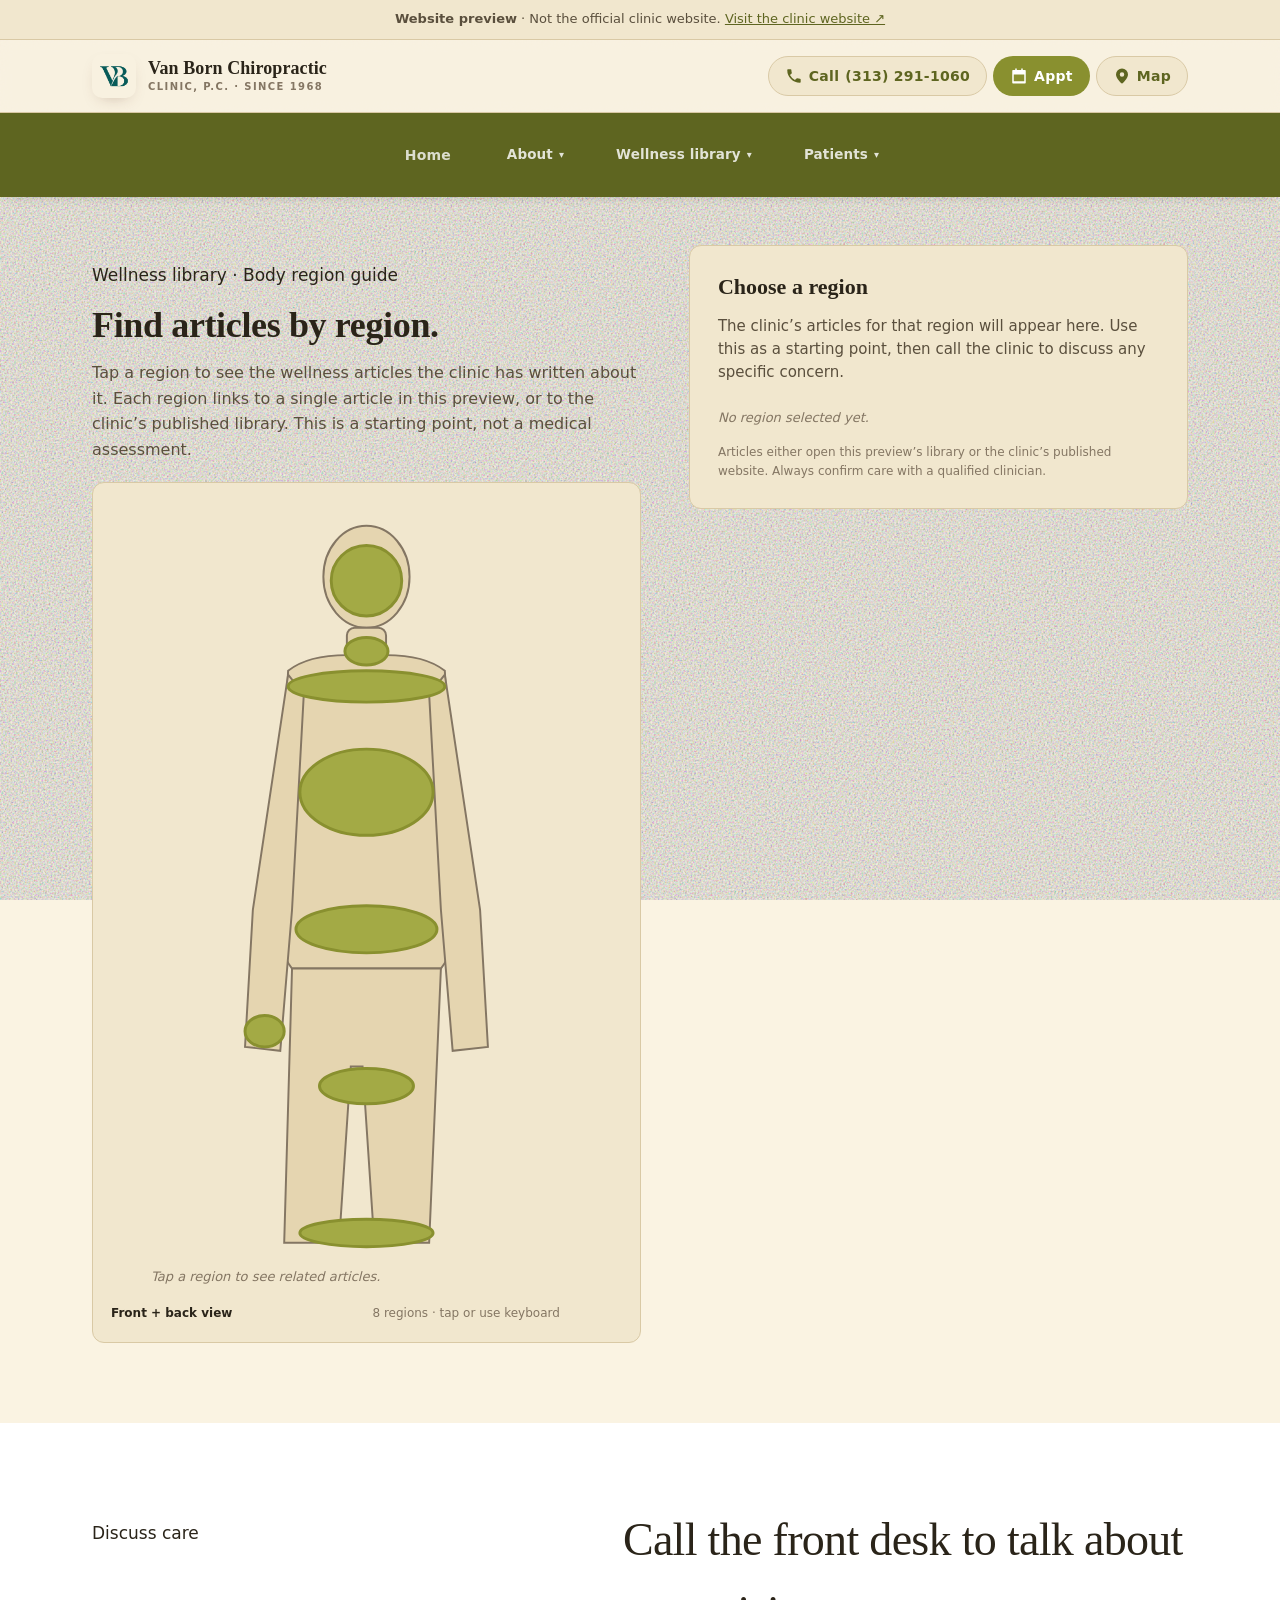
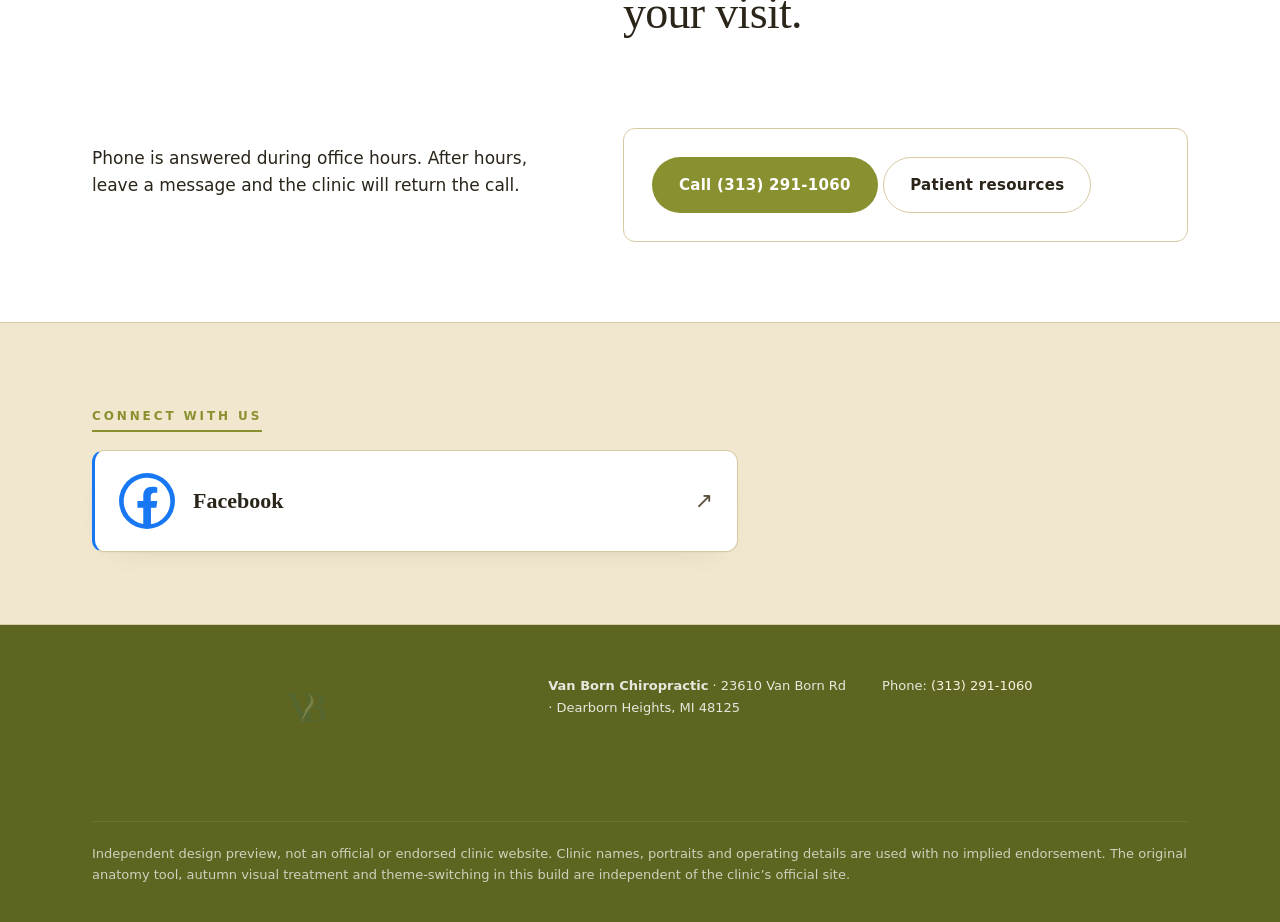
<file: anatomy.html>
<!DOCTYPE html>
<html lang="en">
<head>
<meta charset="UTF-8" />
<meta name="viewport" content="width=device-width, initial-scale=1, viewport-fit=cover" />
<meta name="theme-color" content="#f7eeda" />
<meta name="robots" content="noindex, nofollow" />
<meta name="description" content="Find Van Born Chiropractic articles by body region. Original interactive anatomy tool for the website preview." />
<meta property="og:title" content="Body region guide · Van Born Chiropractic — Preview" />
<meta property="og:description" content="Find articles by body region. Independent website preview; not the official clinic website." />
<meta property="og:type" content="website" />
<title>Body region guide · Van Born Chiropractic — Preview</title>
<link rel="icon" type="image/png" sizes="16x16" href="assets/favicon-16.png" />
<link rel="icon" type="image/png" sizes="32x32" href="assets/favicon-32.png" />
<link rel="icon" type="image/png" sizes="48x48" href="assets/favicon-48.png" />
<link rel="apple-touch-icon" sizes="180x180" href="assets/favicon-180.png" />
<link rel="stylesheet" href="assets/site.css" />
<script type="application/ld+json">
{
  "@context": "https://schema.org",
  "@type": "WebPage",
  "name": "Body region guide — Van Born Chiropractic — Preview",
  "description": "Independent website preview; not the official clinic website.",
  "about": {
    "@type": "MedicalClinic",
    "name": "Van Born Chiropractic Clinic, P.C.",
    "url": "https://www.vanbornchiropractic.com/"
  }
}
</script>
</head>
<body class="theme-autumn" data-page="library">
<a class="skip-link" href="#main">Skip to main content</a>
<aside class="demo-banner"><strong>Website preview</strong> · Not the official clinic website. <a href="https://www.vanbornchiropractic.com/">Visit the clinic website ↗</a></aside>
<header class="top">
  <div class="wrap">
    <a class="brand" href="index.html" aria-label="Van Born Chiropractic, home">
      <img class="mark" src="assets/v-monogram-final.png" alt="Van Born Chiropractic" width="44" height="44" />
      <span class="name">Van Born Chiropractic<small>Clinic, P.C. · Since 1968</small></span>
    </a>
    <nav class="header-icons" aria-label="Primary actions">
      <a class="hi" href="tel:+131****1060" aria-label="Call (313) 291-1060">
        <svg viewBox="0 0 24 24" aria-hidden="true"><path fill="currentColor" d="M6.6 10.8a15 15 0 0 0 6.6 6.6l2.2-2.2a1 1 0 0 1 1-.25 11 11 0 0 0 3.5.55 1 1 0 0 1 1 1V20a1 1 0 0 1-1 1A17 17 0 0 1 3 4a1 1 0 0 1 1-1h3.5a1 1 0 0 1 1 1 11 11 0 0 0 .55 3.5 1 1 0 0 1-.25 1z"/></svg>
        <span>Call</span><span class="num">(313) 291-1060</span>
      </a>
      <a class="hi primary" href="#book" aria-label="Appointment info">
        <svg viewBox="0 0 24 24" aria-hidden="true"><path fill="currentColor" d="M7 2v2H4a1 1 0 0 0-1 1v16a1 1 0 0 0 1 1h16a1 1 0 0 0 1-1V5a1 1 0 0 0-1-1h-3V2h-2v2H9V2zm12 8v9H5v-9z"/></svg>
        <span>Appt</span>
      </a>
      <a class="hi" href="https://maps.google.com/?q=23610+Van+Born+Rd+Dearborn+Heights+MI+48125" rel="noopener" aria-label="Open directions in a new tab">
        <svg viewBox="0 0 24 24" aria-hidden="true"><path fill="currentColor" d="M12 2a8 8 0 0 0-8 8c0 5.4 7 11.5 7.3 11.7a1 1 0 0 0 1.4 0c.3-.2 7.3-6.3 7.3-11.7a8 8 0 0 0-8-8zm0 11a3 3 0 1 1 0-6 3 3 0 0 1 0 6z"/></svg>
        <span>Map</span>
      </a>
    </nav>
  </div>
</header>

<nav class="topnav" aria-label="Sections">
  <div class="wrap">
    <a href="index.html" data-nav="home">Home</a>
    <div class="has-dropdown" data-nav="about">
      <a href="meet-the-doctors.html" class="topnav-trigger" aria-haspopup="true" aria-expanded="false">About <span class="caret" aria-hidden="true">▾</span></a>
      <ul class="dropdown" role="menu">
        <li role="none"><a role="menuitem" href="meet-the-doctors.html">Meet the Doctors</a></li>
        <li role="none"><a role="menuitem" href="patient-stories.html">Patient Stories</a></li>
      </ul>
    </div>
    <div class="has-dropdown" data-nav="library">
      <a href="anatomy.html" class="topnav-trigger" aria-haspopup="true" aria-expanded="false">Wellness library <span class="caret" aria-hidden="true">▾</span></a>
      <ul class="dropdown" role="menu">
        <li role="none"><a role="menuitem" href="anatomy.html">Body region guide</a></li>
        <li role="none"><a role="menuitem" href="library-back.html">Back</a></li>
        <li role="none"><a role="menuitem" href="library-neck.html">Neck</a></li>
        <li role="none"><a role="menuitem" href="library-sciatica.html">Sciatica</a></li>
        <li role="none"><a role="menuitem" href="library-carpal.html">Carpal tunnel</a></li>
        <li role="none"><a role="menuitem" href="library-joints.html">Joints</a></li>
        <li role="none"><a role="menuitem" href="library-foot.html">Feet</a></li>
        <li role="none"><a role="menuitem" href="pediatric.html">Pediatric</a></li>
        <li role="none"><a role="menuitem" href="sports-performance.html">Sports &amp; performance</a></li>
      </ul>
    </div>
    <div class="has-dropdown" data-nav="patients">
      <a href="patient-resources.html" class="topnav-trigger" aria-haspopup="true" aria-expanded="false">Patients <span class="caret" aria-hidden="true">▾</span></a>
      <ul class="dropdown" role="menu">
        <li role="none"><a role="menuitem" href="patient-resources.html">Patient resources</a></li>
        <li role="none"><a role="menuitem" href="https://vanbornchiropractic.com/uploads/new-patient-forms-2023.pdf" target="_blank" rel="noopener">New patient forms (PDF)</a></li>
      </ul>
    </div>
  </div>
</nav>

<main id="main" class="anatomy-page" tabindex="-1">
  <a id="book" tabindex="-1" aria-hidden="true"></a>
  <div class="wrap">
    <div>
      <p class="section-eyebrow">Wellness library · Body region guide</p>
      <h1>Find articles by region.</h1>
      <p class="lede">Tap a region to see the wellness articles the clinic has
      written about it. Each region links to a single article in this preview,
      or to the clinic&rsquo;s published library. This is a starting point, not
      a medical assessment.</p>

      <div class="anatomy-canvas" role="group" aria-labelledby="anatomy-figcaption">
        <figure>
          <svg class="anatomy-svg" viewBox="0 0 220 380" role="img" aria-describedby="anatomy-figcaption">
            <title>Body region guide</title>
            <desc>An abstract human silhouette divided into eight tappable regions.</desc>

            <!-- Abstract silhouette: simple geometric body (not anatomical) -->
            <!-- Head -->
            <ellipse class="anatomy-silhouette" cx="110" cy="30" rx="22" ry="26"/>
            <!-- Neck -->
            <rect    class="anatomy-silhouette" x="100" y="56" width="20" height="14" rx="4"/>
            <!-- Torso (rounded shoulders) -->
            <path    class="anatomy-silhouette" d="M70 78 Q80 70 100 70 L120 70 Q140 70 150 78 L156 200 Q156 220 148 230 L72 230 Q64 220 64 200 Z"/>
            <!-- Left arm (viewer's left = figure's right) -->
            <path    class="anatomy-silhouette" d="M70 80 L52 200 L48 270 L66 272 L72 200 L78 90 Z"/>
            <!-- Right arm -->
            <path    class="anatomy-silhouette" d="M150 80 L168 200 L172 270 L154 272 L148 200 L142 90 Z"/>
            <!-- Legs -->
            <path    class="anatomy-silhouette" d="M72 230 L68 370 L96 370 L102 280 L108 280 L114 370 L142 370 L148 230 Z"/>

            <!-- Tappable regions (positioned over silhouette) -->
            <g id="anatomy-regions">
              <ellipse class="anatomy-region" data-region="head"      cx="110" cy="32"  rx="18" ry="18" tabindex="0" role="button" aria-pressed="false" aria-label="Head &amp; headaches"/>
              <ellipse class="anatomy-region" data-region="neck"      cx="110" cy="68"  rx="11" ry="7"  tabindex="0" role="button" aria-pressed="false" aria-label="Neck"/>
              <ellipse class="anatomy-region" data-region="shoulders" cx="110" cy="86"  rx="40" ry="8"  tabindex="0" role="button" aria-pressed="false" aria-label="Shoulders"/>
              <ellipse class="anatomy-region" data-region="back"      cx="110" cy="140" rx="34" ry="22" tabindex="0" role="button" aria-pressed="false" aria-label="Back &amp; spine"/>
              <ellipse class="anatomy-region" data-region="hips"      cx="110" cy="210" rx="36" ry="12" tabindex="0" role="button" aria-pressed="false" aria-label="Hips &amp; pelvis"/>
              <ellipse class="anatomy-region" data-region="knees"     cx="110" cy="290" rx="24" ry="9"  tabindex="0" role="button" aria-pressed="false" aria-label="Knees &amp; joints"/>
              <ellipse class="anatomy-region" data-region="hands"     cx="58"  cy="262" rx="10" ry="8"  tabindex="0" role="button" aria-pressed="false" aria-label="Hands &amp; wrists"/>
              <ellipse class="anatomy-region" data-region="feet"      cx="110" cy="365" rx="34" ry="7"  tabindex="0" role="button" aria-pressed="false" aria-label="Feet &amp; ankles"/>
            </g>
          </svg>
          <figcaption id="anatomy-figcaption" class="anatomy-empty" role="status" aria-live="polite">
            Tap a region to see related articles.
          </figcaption>
        </figure>

        <div class="anatomy-legend" aria-hidden="true">
          <span><strong>Front + back view</strong></span>
          <span>8 regions · tap or use keyboard</span>
        </div>
      </div>
    </div>

    <aside class="anatomy-cta" aria-label="Region articles">
      <h2 id="anatomy-result-title">Choose a region</h2>
      <p id="anatomy-result-body">The clinic&rsquo;s articles for that region will
      appear here. Use this as a starting point, then call the clinic to discuss
      any specific concern.</p>
      <div class="links" id="anatomy-links" role="list">
        <span class="anatomy-empty">No region selected yet.</span>
      </div>
      <p class="accent-meta" style="font-size:12px;color:var(--c-muted);">
        Articles either open this preview&rsquo;s library or the clinic&rsquo;s
        published website. Always confirm care with a qualified clinician.
      </p>
    </aside>
  </div>
</main>

<section class="visit" id="contact">
  <div class="wrap">
    <p class="section-eyebrow">Discuss care</p>
    <h2>Call the front desk to talk about your visit.</h2>
    <p class="lede">Phone is answered during office hours. After hours, leave a
    message and the clinic will return the call.</p>
    <div class="appointment-card">
      <a class="btn btn-call" href="tel:+131****1060">Call (313) 291-1060</a>
      <a class="btn btn-ghost" href="patient-resources.html">Patient resources</a>
    </div>
  </div>
</section>

<section class="connect">
  <div class="wrap">
    <p class="section-eyebrow">Connect with us</p>
    <a class="social-card" href="https://www.facebook.com/vanbornchiro/" target="_blank" rel="noopener" aria-label="Van Born Chiropractic on Facebook, opens in a new tab">
      <span class="social-card-icon" aria-hidden="true">
        <svg viewBox="0 0 24 24"><path fill="currentColor" d="M22 12a10 10 0 1 0-11.6 9.9V14.9H7.9V12h2.5V9.8c0-2.5 1.5-3.9 3.8-3.9 1.1 0 2.2.2 2.2.2v2.4h-1.2c-1.2 0-1.6.8-1.6 1.6V12h2.8l-.4 2.9h-2.3V22A10 10 0 0 0 22 12z"/></svg>
      </span>
      <span class="social-card-label">Facebook</span>
      <span class="social-card-arrow" aria-hidden="true">↗</span>
    </a>
  </div>
</section>

<footer>
  <div class="wrap">
    <img class="footer-mark" src="assets/v-monogram-final.png" alt="Van Born Chiropractic monogram" width="96" height="96" />
    <p><strong>Van Born Chiropractic</strong> · 23610 Van Born Rd · Dearborn Heights, MI 48125</p>
    <p>Phone: <a href="tel:+131****1060">(313) 291-1060</a></p>
    <p class="small">Independent design preview, not an official or endorsed clinic website. Clinic names, portraits and operating details are used with no implied endorsement. The original anatomy tool, autumn visual treatment and theme-switching in this build are independent of the clinic&rsquo;s official site.</p>
  </div>
</footer>

<script>
(function () {
  // Region data: maps our body region -> internal library article + public clinic article(s)
  // All links go to the published clinic library or to existing internal articles.
  const REGIONS = {
    head: {
      title: "Head & headaches",
      body:  "Articles covering common head and neck concerns, including cervicogenic headaches and migraine triggers.",
      links: [
        { label: "Headaches (this preview)", href: "https://www.vanbornchiropractic.com/articles/headache+headaches/", external: true },
        { label: "Migraines (clinic library)", href: "https://www.vanbornchiropractic.com/articles/migraine+migraines/", external: true },
        { label: "Concussion (clinic library)", href: "https://www.vanbornchiropractic.com/articles/concussion/", external: true }
      ]
    },
    neck: {
      title: "Neck & shoulders",
      body:  "Range of motion, posture, and shoulder mechanics. Useful if you sit at a desk or wake up stiff.",
      links: [
        { label: "Neck (clinic library)", href: "https://www.vanbornchiropractic.com/articles/neck/", external: true },
        { label: "Shoulders (clinic library)", href: "https://www.vanbornchiropractic.com/articles/shoulder+shoulders/", external: true },
        { label: "Neck article (this preview)", href: "library-neck.html" }
      ]
    },
    shoulders: {
      title: "Shoulders",
      body:  "Rotator-cuff style discomfort and upper-back tension often go together. A clinician can tell you which is which.",
      links: [
        { label: "Shoulders (clinic library)", href: "https://www.vanbornchiropractic.com/articles/shoulder+shoulders/", external: true },
        { label: "Upper back (clinic library)", href: "https://www.vanbornchiropractic.com/articles/upper/", external: true }
      ]
    },
    back: {
      title: "Back & spine",
      body:  "Lower back pain, posture, scoliosis and disc concerns. This preview has a dedicated article; the clinic library has more.",
      links: [
        { label: "Lower back article (this preview)", href: "library-back.html" },
        { label: "Back (clinic library)", href: "https://www.vanbornchiropractic.com/articles/back/", external: true },
        { label: "Scoliosis (clinic library)", href: "https://www.vanbornchiropractic.com/articles/scoliosis/", external: true },
        { label: "Disc problems (clinic library)", href: "https://www.vanbornchiropractic.com/articles/disc/", external: true }
      ]
    },
    hips: {
      title: "Hips & pelvis",
      body:  "Hip tightness and pelvic alignment often sit underneath lower-back symptoms. Worth a separate read.",
      links: [
        { label: "Hips (clinic library)", href: "https://www.vanbornchiropractic.com/articles/hip+hips/", external: true },
        { label: "Pelvis (clinic library)", href: "https://www.vanbornchiropractic.com/articles/pelvis/", external: true }
      ]
    },
    knees: {
      title: "Knees & joints",
      body:  "Knee and joint articles covering walking, alignment and joint health basics.",
      links: [
        { label: "Joints article (this preview)", href: "library-joints.html" },
        { label: "Knees (clinic library)", href: "https://www.vanbornchiropractic.com/articles/knee+knees/", external: true },
        { label: "Joints (clinic library)", href: "https://www.vanbornchiropractic.com/articles/joints/", external: true }
      ]
    },
    hands: {
      title: "Hands & wrists",
      body:  "Repetitive-strain discomfort and carpal-tunnel-related symptoms. The clinic library has dedicated pages.",
      links: [
        { label: "Carpal tunnel article (this preview)", href: "library-carpal.html" },
        { label: "Wrist (clinic library)", href: "https://www.vanbornchiropractic.com/articles/wrist/", external: true },
        { label: "Carpal tunnel (clinic library)", href: "https://www.vanbornchiropractic.com/articles/carpal+tunnel/", external: true },
        { label: "Arthritis (clinic library)", href: "https://www.vanbornchiropractic.com/articles/arthritis/", external: true }
      ]
    },
    feet: {
      title: "Feet & ankles",
      body:  "Plantar fasciitis and foot mechanics. Posture and walking style can matter here.",
      links: [
        { label: "Feet article (this preview)", href: "library-foot.html" },
        { label: "Foot (clinic library)", href: "https://www.vanbornchiropractic.com/articles/foot/", external: true },
        { label: "Plantar fasciitis (clinic library)", href: "https://www.vanbornchiropractic.com/articles/plantar+fasciitis/", external: true }
      ]
    }
  };

  const regions   = document.querySelectorAll('.anatomy-region');
  const titleEl   = document.getElementById('anatomy-result-title');
  const bodyEl    = document.getElementById('anatomy-result-body');
  const linksEl   = document.getElementById('anatomy-links');
  const statusEl  = document.getElementById('anatomy-figcaption');

  function setActive(activeRegion) {
    regions.forEach(r => r.setAttribute('aria-pressed', String(r === activeRegion)));
  }

  function render(region) {
    const data = REGIONS[region];
    if (!data) return;
    titleEl.textContent = data.title;
    bodyEl.textContent  = data.body;
    linksEl.innerHTML = data.links.map(l => (
      '<a role="listitem" href="' + l.href + '"' + (l.external ? ' target="_blank" rel="noopener"' : '') + '>'
        + l.label
        + ' <span class="arrow" aria-hidden="true">' + (l.external ? '↗' : '→') + '</span>'
      + '</a>'
    )).join('');
    statusEl.textContent = 'Showing articles for: ' + data.title + '.';
  }

  function select(region, el) {
    setActive(el);
    render(region);
    // Move keyboard focus to the heading so screen readers announce the change
    titleEl.setAttribute('tabindex', '-1');
    titleEl.focus({ preventScroll: false });
  }

  regions.forEach(el => {
    const region = el.getAttribute('data-region');
    el.addEventListener('click', () => select(region, el));
    el.addEventListener('keydown', (e) => {
      if (e.key === 'Enter' || e.key === ' ') {
        e.preventDefault();
        select(region, el);
      }
    });
  });
})();
</script>
</body>
</html>
</file>
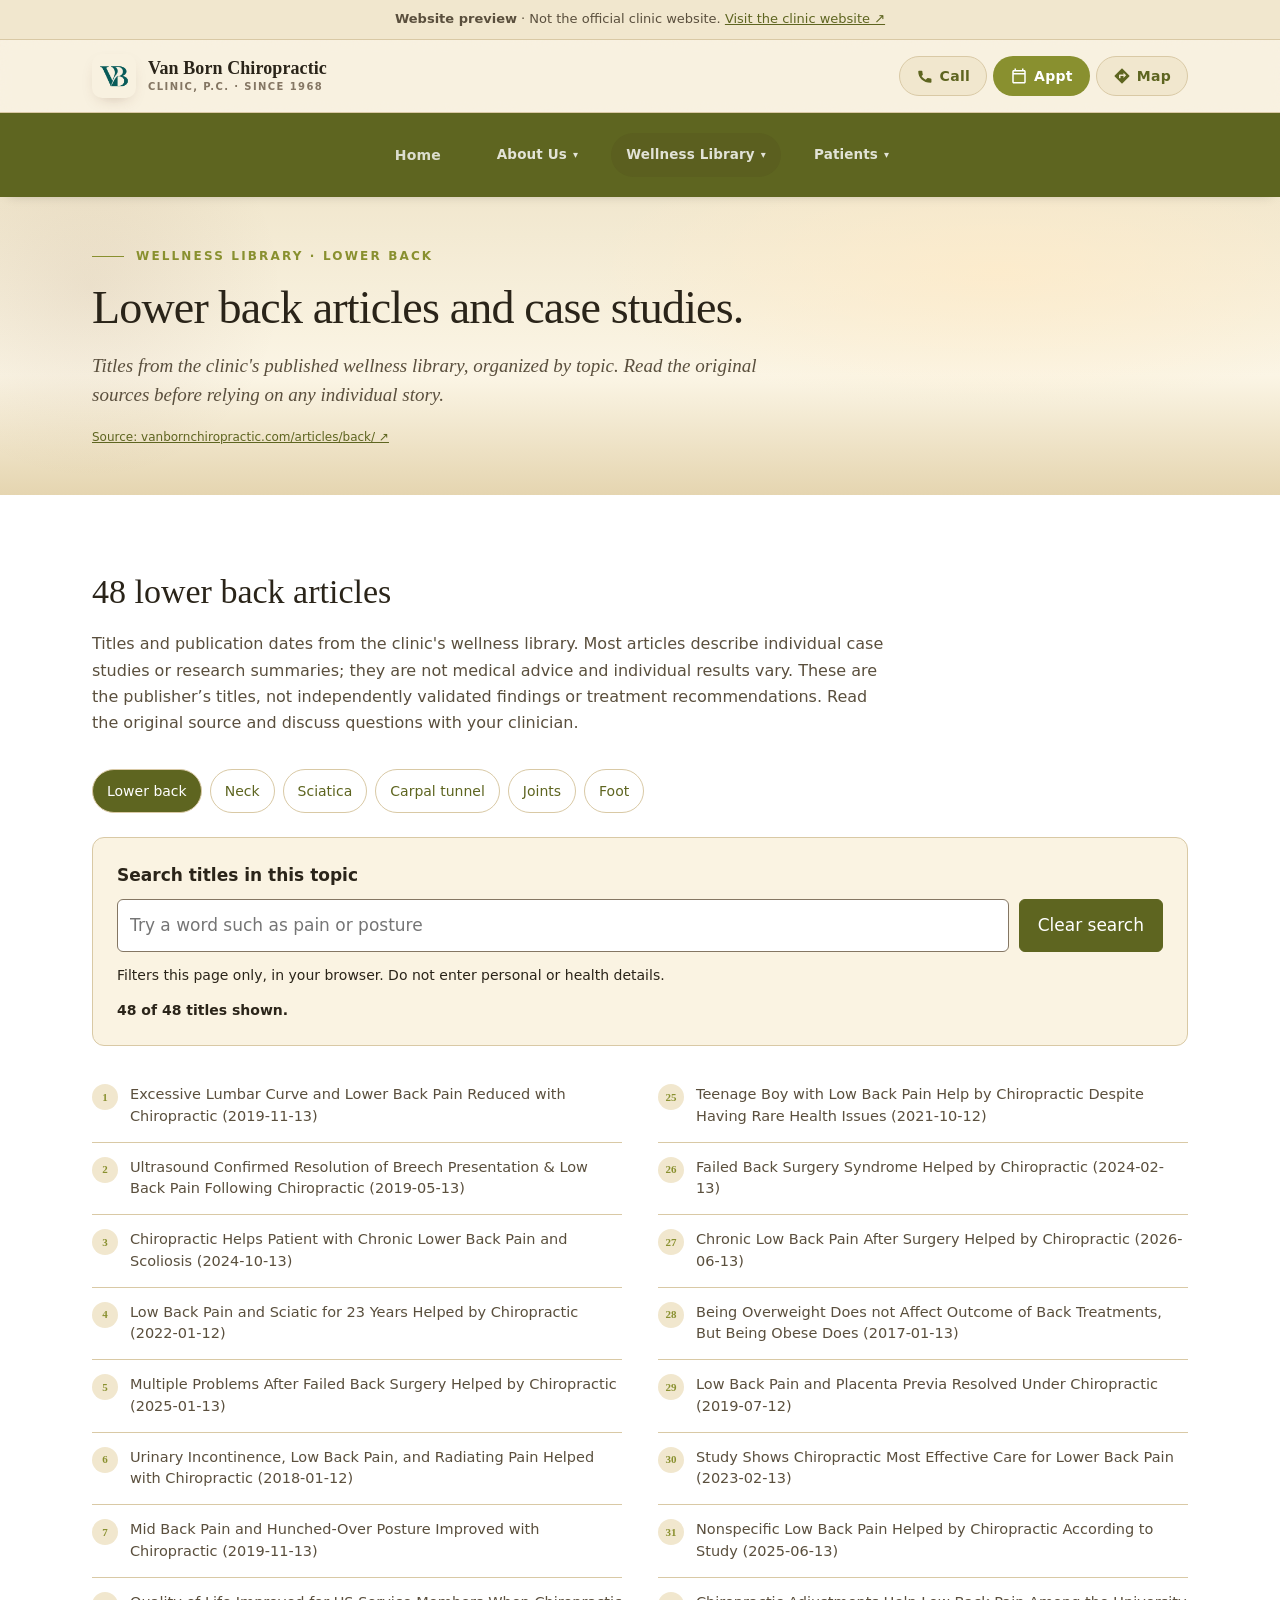
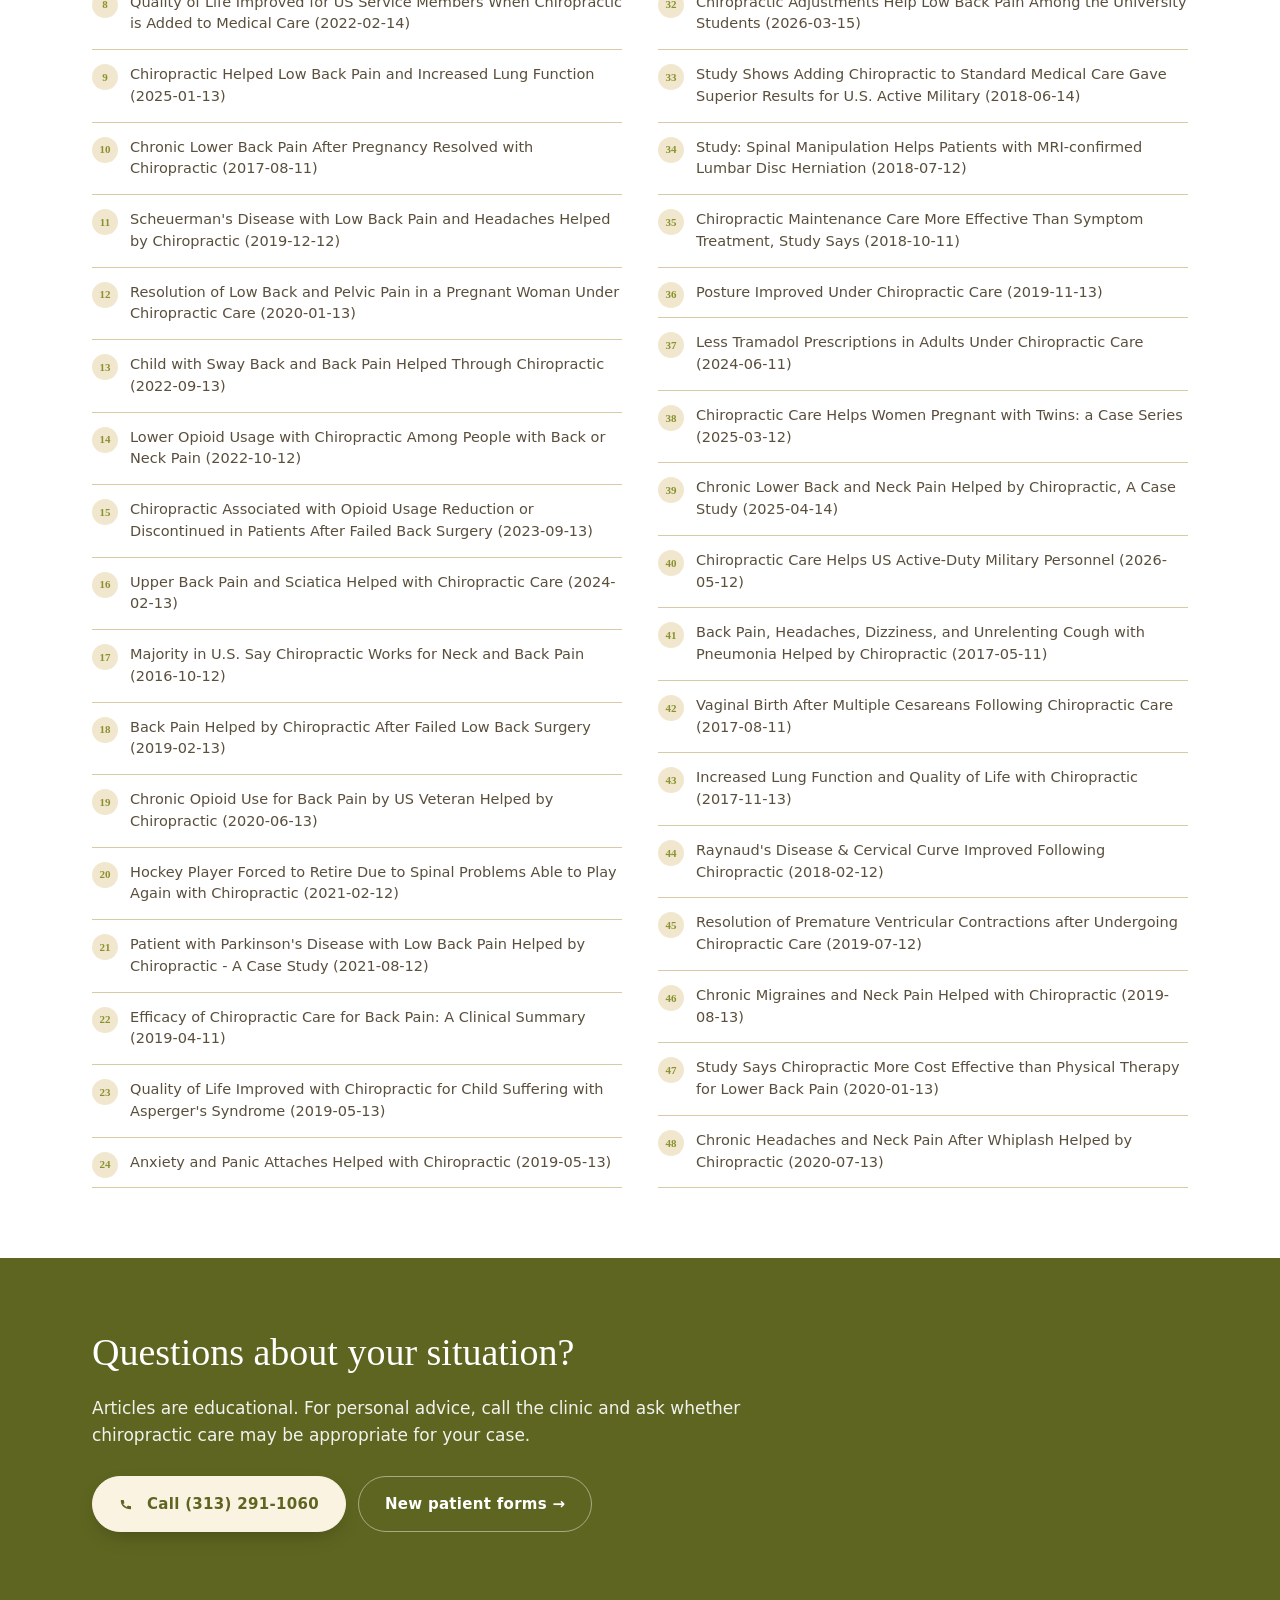
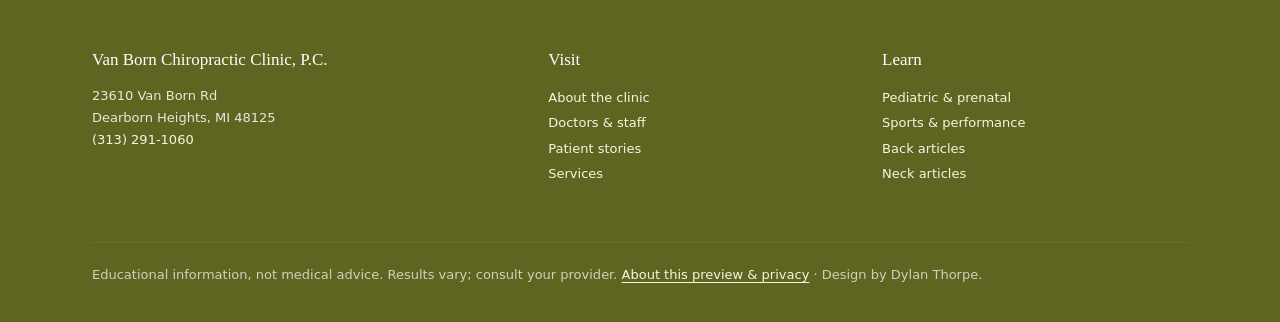
<file: library-back.html>
<!DOCTYPE html>
<html lang="en">
<head>
<meta charset="UTF-8" />
<meta name="viewport" content="width=device-width, initial-scale=1, viewport-fit=cover" />
<meta name="theme-color" content="#0e6b5e" />
<meta name="robots" content="noindex, nofollow" />
<meta name="description" content="Articles and case studies about back and chiropractic care from the Van Born Chiropractic Clinic wellness library." />
<meta property="og:title" content="Lower back articles · Van Born Chiropractic — Preview" />
<meta property="og:description" content="Independent website preview; not the official clinic website." />
<meta property="og:type" content="website" />
<title>Lower back articles · Van Born Chiropractic — Preview</title>
<link rel="icon" type="image/png" sizes="16x16" href="assets/favicon-16.png" />
<link rel="icon" type="image/png" sizes="32x32" href="assets/favicon-32.png" />
<link rel="icon" type="image/png" sizes="48x48" href="assets/favicon-48.png" />
<link rel="apple-touch-icon" sizes="180x180" href="assets/favicon-180.png" />
<link rel="stylesheet" href="assets/site.css" />
<script type="application/ld+json">
{
  "@context": "https://schema.org",
  "@type": "CollectionPage",
  "name": "Lower back articles — Van Born Chiropractic — Preview",
  "description": "Independent website preview; not the official clinic website.",
  "about": {
    "@type": "MedicalClinic",
    "name": "Van Born Chiropractic Clinic, P.C.",
    "url": "https://www.vanbornchiropractic.com/"
  }
}
</script>
<script src="assets/site.js" defer></script>
</head>
<body class="theme-autumn" data-page="library">
<a class="skip-link" href="#main">Skip to main content</a>
<aside class="demo-banner"><strong>Website preview</strong> · Not the official clinic website. <a href="https://www.vanbornchiropractic.com/">Visit the clinic website ↗</a></aside>
<header class="top">
  <div class="wrap">
    <a class="brand" href="index.html" aria-label="Van Born Chiropractic, home">
      <img class="mark" src="assets/v-monogram-final.png" alt="Van Born Chiropractic" width="44" height="44" />
      <span class="name">Van Born Chiropractic<small>Clinic, P.C. · Since 1968</small></span>
    </a>
    <nav class="header-icons" aria-label="Primary actions">
      <a class="hi" href="tel:+13132911060" aria-label="Call the clinic">
        <svg viewBox="0 0 24 24" aria-hidden="true"><path fill="currentColor" d="M6.6 10.8c1.4 2.7 3.6 4.9 6.3 6.3l2.1-2.1c.3-.3.7-.4 1-.2 1.1.4 2.4.6 3.6.6.6 0 1 .4 1 1V20c0 .6-.4 1-1 1C9.6 21 3 14.4 3 6c0-.6.4-1 1-1h3.5c.6 0 1 .4 1 1 0 1.3.2 2.5.6 3.6.1.4 0 .7-.2 1l-2.3 2.2z"/></svg>
        <span>Call</span>
      </a>
      <a class="hi primary" href="index.html#book" aria-label="Appointment information">
        <svg viewBox="0 0 24 24" aria-hidden="true"><path fill="currentColor" d="M19 4h-1V2h-2v2H8V2H6v2H5c-1.1 0-2 .9-2 2v14c0 1.1.9 2 2 2h14c1.1 0 2-.9 2-2V6c0-1.1-.9-2-2-2zm0 16H5V10h14v10zM5 8V6h14v2H5z"/></svg>
        <span>Appt</span>
      </a>
      <a class="hi" href="https://maps.google.com/?q=23610+Van+Born+Rd+Dearborn+Heights+MI+48125" rel="noopener" aria-label="Directions to the clinic">
        <svg viewBox="0 0 24 24" aria-hidden="true"><path fill="currentColor" d="M21.7 11.3l-9-9c-.4-.4-1-.4-1.4 0l-9 9c-.4.4-.4 1 0 1.4l9 9c.4.4 1 .4 1.4 0l9-9c.4-.4.4-1 0-1.4zM14 14.5V12h-4v3H8v-4c0-.6.4-1 1-1h5V7.5l3.5 3.5-3.5 3.5z"/></svg>
        <span>Map</span>
      </a>
    </nav>
  </div>
</header>
<nav class="topnav" aria-label="Sections">
    <div class="wrap">
      <a href="index.html#top" data-nav="home">Home</a>
      <div class="has-dropdown" data-nav="about">
        <a href="meet-the-doctors.html" class="topnav-trigger" aria-haspopup="true" aria-expanded="false">About Us <span class="caret" aria-hidden="true">▾</span></a>
        <ul class="dropdown" role="menu">
          <li role="none"><a role="menuitem" href="meet-the-doctors.html">Meet the Doctors</a></li>
          <li role="none"><a role="menuitem" href="patient-stories.html">Patient Stories</a></li>
        </ul>
      </div>
      <div class="has-dropdown" data-nav="library">
        <a href="library-back.html" class="topnav-trigger" aria-haspopup="true" aria-expanded="false">Wellness Library <span class="caret" aria-hidden="true">▾</span></a>
        <ul class="dropdown" role="menu">
          <li role="none"><a role="menuitem" href="anatomy.html">Body region guide</a></li>
          <li role="none"><a role="menuitem" href="library-back.html">Back</a></li>
          <li role="none"><a role="menuitem" href="library-neck.html">Neck</a></li>
          <li role="none"><a role="menuitem" href="library-sciatica.html">Sciatica</a></li>
          <li role="none"><a role="menuitem" href="library-carpal.html">Carpal tunnel</a></li>
          <li role="none"><a role="menuitem" href="library-joints.html">Joints</a></li>
          <li role="none"><a role="menuitem" href="library-foot.html">Feet</a></li>
          <li role="none"><a role="menuitem" href="pediatric.html">Pediatric</a></li>
          <li role="none"><a role="menuitem" href="sports-performance.html">Sports &amp; performance</a></li>
        </ul>
      </div>
      <div class="has-dropdown" data-nav="patients">
        <a href="patient-resources.html" class="topnav-trigger" aria-haspopup="true" aria-expanded="false">Patients <span class="caret" aria-hidden="true">▾</span></a>
        <ul class="dropdown" role="menu">
          <li role="none"><a role="menuitem" href="patient-resources.html">Patient resources</a></li>
          <li role="none"><a role="menuitem" href="https://vanbornchiropractic.com/uploads/new-patient-forms-2023.pdf" target="_blank" rel="noopener">New patient forms (PDF)</a></li>
        </ul>
      </div>
    </div>
  </nav>

<main id="main" tabindex="-1">

<section class="hero small">
  <div class="wrap">
    <p class="eyebrow">Wellness Library · Lower back</p>
    <h1>Lower back articles and case studies.</h1>
    <p class="lede">Titles from the clinic's published wellness library, organized by topic. Read the original sources before relying on any individual story.</p>
    <p class="source-link"><a href="https://www.vanbornchiropractic.com/articles/back/" rel="noopener">Source: vanbornchiropractic.com/articles/back/ ↗</a></p>
  </div>
</section>

<section class="article-list">
  <div class="wrap">
    <h2>48 lower back articles</h2>
    <p class="article-intro">Titles and publication dates from the clinic's wellness library. Most articles describe individual case studies or research summaries; they are not medical advice and individual results vary. These are the publisher’s titles, not independently validated findings or treatment recommendations. Read the original source and discuss questions with your clinician.</p>
    <nav class="library-topics" aria-label="Library topics"><a href="library-back.html" aria-current="page">Lower back</a><a href="library-neck.html">Neck</a><a href="library-sciatica.html">Sciatica</a><a href="library-carpal.html">Carpal tunnel</a><a href="library-joints.html">Joints</a><a href="library-foot.html">Foot</a></nav><div class="library-search" hidden><label for="library-search">Search titles in this topic</label><div class="search-row"><input type="search" id="library-search" autocomplete="off" maxlength="150" aria-describedby="search-help" aria-controls="article-titles" placeholder="Try a word such as pain or posture"><button type="button" id="library-reset">Clear search</button></div><p id="search-help">Filters this page only, in your browser. Do not enter personal or health details.</p><p id="library-results" role="status" aria-live="polite" aria-atomic="true"></p></div><ol class="article-titles" id="article-titles">
        <li>Excessive Lumbar Curve and Lower Back Pain Reduced with Chiropractic (2019-11-13)</li>
        <li>Ultrasound Confirmed Resolution of Breech Presentation & Low Back Pain Following Chiropractic (2019-05-13)</li>
        <li>Chiropractic Helps Patient with Chronic Lower Back Pain and Scoliosis (2024-10-13)</li>
        <li>Low Back Pain and Sciatic for 23 Years Helped by Chiropractic (2022-01-12)</li>
        <li>Multiple Problems After Failed Back Surgery Helped by Chiropractic (2025-01-13)</li>
        <li>Urinary Incontinence, Low Back Pain, and Radiating Pain Helped with Chiropractic (2018-01-12)</li>
        <li>Mid Back Pain and Hunched-Over Posture Improved with Chiropractic (2019-11-13)</li>
        <li>Quality of Life Improved for US Service Members When Chiropractic is Added to Medical Care (2022-02-14)</li>
        <li>Chiropractic Helped Low Back Pain and Increased Lung Function (2025-01-13)</li>
        <li>Chronic Lower Back Pain After Pregnancy Resolved with Chiropractic  (2017-08-11)</li>
        <li>Scheuerman's Disease with Low Back Pain and Headaches Helped by Chiropractic (2019-12-12)</li>
        <li>Resolution of Low Back and Pelvic Pain in a Pregnant Woman Under Chiropractic Care (2020-01-13)</li>
        <li>Child with Sway Back and Back Pain Helped Through Chiropractic (2022-09-13)</li>
        <li>Lower Opioid Usage with Chiropractic Among People with Back or Neck Pain (2022-10-12)</li>
        <li>Chiropractic Associated with Opioid Usage Reduction or Discontinued in Patients After Failed Back Surgery (2023-09-13)</li>
        <li>Upper Back Pain and Sciatica Helped with Chiropractic Care (2024-02-13)</li>
        <li>Majority in U.S. Say Chiropractic Works for Neck and Back Pain (2016-10-12)</li>
        <li>Back Pain Helped by Chiropractic After Failed Low Back Surgery (2019-02-13)</li>
        <li>Chronic Opioid Use for Back Pain by US Veteran Helped by Chiropractic (2020-06-13)</li>
        <li>Hockey Player Forced to Retire Due to Spinal Problems Able to Play Again with Chiropractic (2021-02-12)</li>
        <li>Patient with Parkinson's Disease with Low Back Pain Helped by Chiropractic - A Case Study (2021-08-12)</li>
        <li>Efficacy of Chiropractic Care for Back Pain: A Clinical Summary (2019-04-11)</li>
        <li>Quality of Life Improved with Chiropractic for Child Suffering with Asperger's Syndrome (2019-05-13)</li>
        <li>Anxiety and Panic Attaches Helped with Chiropractic (2019-05-13)</li>
        <li>Teenage Boy with Low Back Pain Help by Chiropractic Despite Having Rare Health Issues (2021-10-12)</li>
        <li>Failed Back Surgery Syndrome Helped by Chiropractic (2024-02-13)</li>
        <li>Chronic Low Back Pain After Surgery Helped by Chiropractic (2026-06-13)</li>
        <li>Being Overweight Does not Affect Outcome of Back Treatments, But Being Obese Does (2017-01-13)</li>
        <li>Low Back Pain and Placenta Previa Resolved Under Chiropractic (2019-07-12)</li>
        <li>Study Shows Chiropractic Most Effective Care for Lower Back Pain (2023-02-13)</li>
        <li>Nonspecific Low Back Pain Helped by Chiropractic According to Study (2025-06-13)</li>
        <li>Chiropractic Adjustments Help Low Back Pain Among the University Students (2026-03-15)</li>
        <li>Study Shows Adding Chiropractic to Standard Medical Care Gave Superior Results for U.S. Active Military (2018-06-14)</li>
        <li>Study: Spinal Manipulation Helps Patients with MRI-confirmed Lumbar Disc Herniation (2018-07-12)</li>
        <li>Chiropractic Maintenance Care More Effective Than Symptom Treatment, Study Says (2018-10-11)</li>
        <li>Posture Improved Under Chiropractic Care (2019-11-13)</li>
        <li>Less Tramadol Prescriptions in Adults Under Chiropractic Care (2024-06-11)</li>
        <li>Chiropractic Care Helps Women Pregnant with Twins: a Case Series (2025-03-12)</li>
        <li>Chronic Lower Back and Neck Pain Helped by Chiropractic, A Case Study (2025-04-14)</li>
        <li>Chiropractic Care Helps US Active-Duty Military Personnel (2026-05-12)</li>
        <li>Back Pain, Headaches, Dizziness, and Unrelenting Cough with Pneumonia Helped by Chiropractic (2017-05-11)</li>
        <li>Vaginal Birth After Multiple Cesareans Following Chiropractic Care (2017-08-11)</li>
        <li>Increased Lung Function and Quality of Life with Chiropractic (2017-11-13)</li>
        <li>Raynaud's Disease & Cervical Curve Improved Following Chiropractic (2018-02-12)</li>
        <li>Resolution of Premature Ventricular Contractions after Undergoing Chiropractic Care (2019-07-12)</li>
        <li>Chronic Migraines and Neck Pain Helped with Chiropractic (2019-08-13)</li>
        <li>Study Says Chiropractic More Cost Effective than Physical Therapy for Lower Back Pain (2020-01-13)</li>
        <li>Chronic Headaches and Neck Pain After Whiplash Helped by Chiropractic (2020-07-13)</li>
    </ol>
  </div>
</section>

<section class="cta-strip">
  <div class="wrap">
    <h2>Questions about your situation?</h2>
    <p>Articles are educational. For personal advice, call the clinic and ask whether chiropractic care may be appropriate for your case.</p>
    <div class="ctas">
      <a class="btn primary" href="tel:+13132911060"><svg class="ico" viewBox="0 0 24 24" aria-hidden="true"><path d="M6.6 10.8c1.4 2.7 3.6 4.9 6.3 6.3l2.1-2.1c.3-.3.7-.4 1-.2 1.1.4 2.4.6 3.6.6.6 0 1 .4 1 1V20c0 .6-.4 1-1 1C9.6 21 3 14.4 3 6c0-.6.4-1 1-1h3.5c.6 0 1 .4 1 1 0 1.3.2 2.5.6 3.6.1.4 0 .7-.2 1l-2.3 2.2z"/></svg>Call (313) 291-1060</a>
      <a class="btn ghost" href="patient-resources.html">New patient forms →</a>
    </div>
  </div>
</section>

</main>

<footer>
  <div class="wrap">
    <div>
      <h4>Van Born Chiropractic Clinic, P.C.</h4>
      <p>23610 Van Born Rd<br/>Dearborn Heights, MI 48125<br/><a href="tel:+13132911060">(313) 291-1060</a></p>
    </div>
    <div>
      <h4>Visit</h4>
      <ul>
        <li><a href="index.html#about">About the clinic</a></li>
        <li><a href="meet-the-doctors.html">Doctors &amp; staff</a></li>
        <li><a href="patient-stories.html">Patient stories</a></li>
        <li><a href="services.html">Services</a></li>
      </ul>
    </div>
    <div>
      <h4>Learn</h4>
      <ul>
        <li><a href="pediatric.html">Pediatric &amp; prenatal</a></li>
        <li><a href="sports-performance.html">Sports &amp; performance</a></li>
        <li><a href="library-back.html">Back articles</a></li>
        <li><a href="library-neck.html">Neck articles</a></li>
      </ul>
    </div>
    <p class="small">Educational information, not medical advice. Results vary; consult your provider. <a href="index.html#privacy">About this preview &amp; privacy</a> · Design by Dylan Thorpe.</p>
  </div>
</footer>
</body>
</html>
</file>
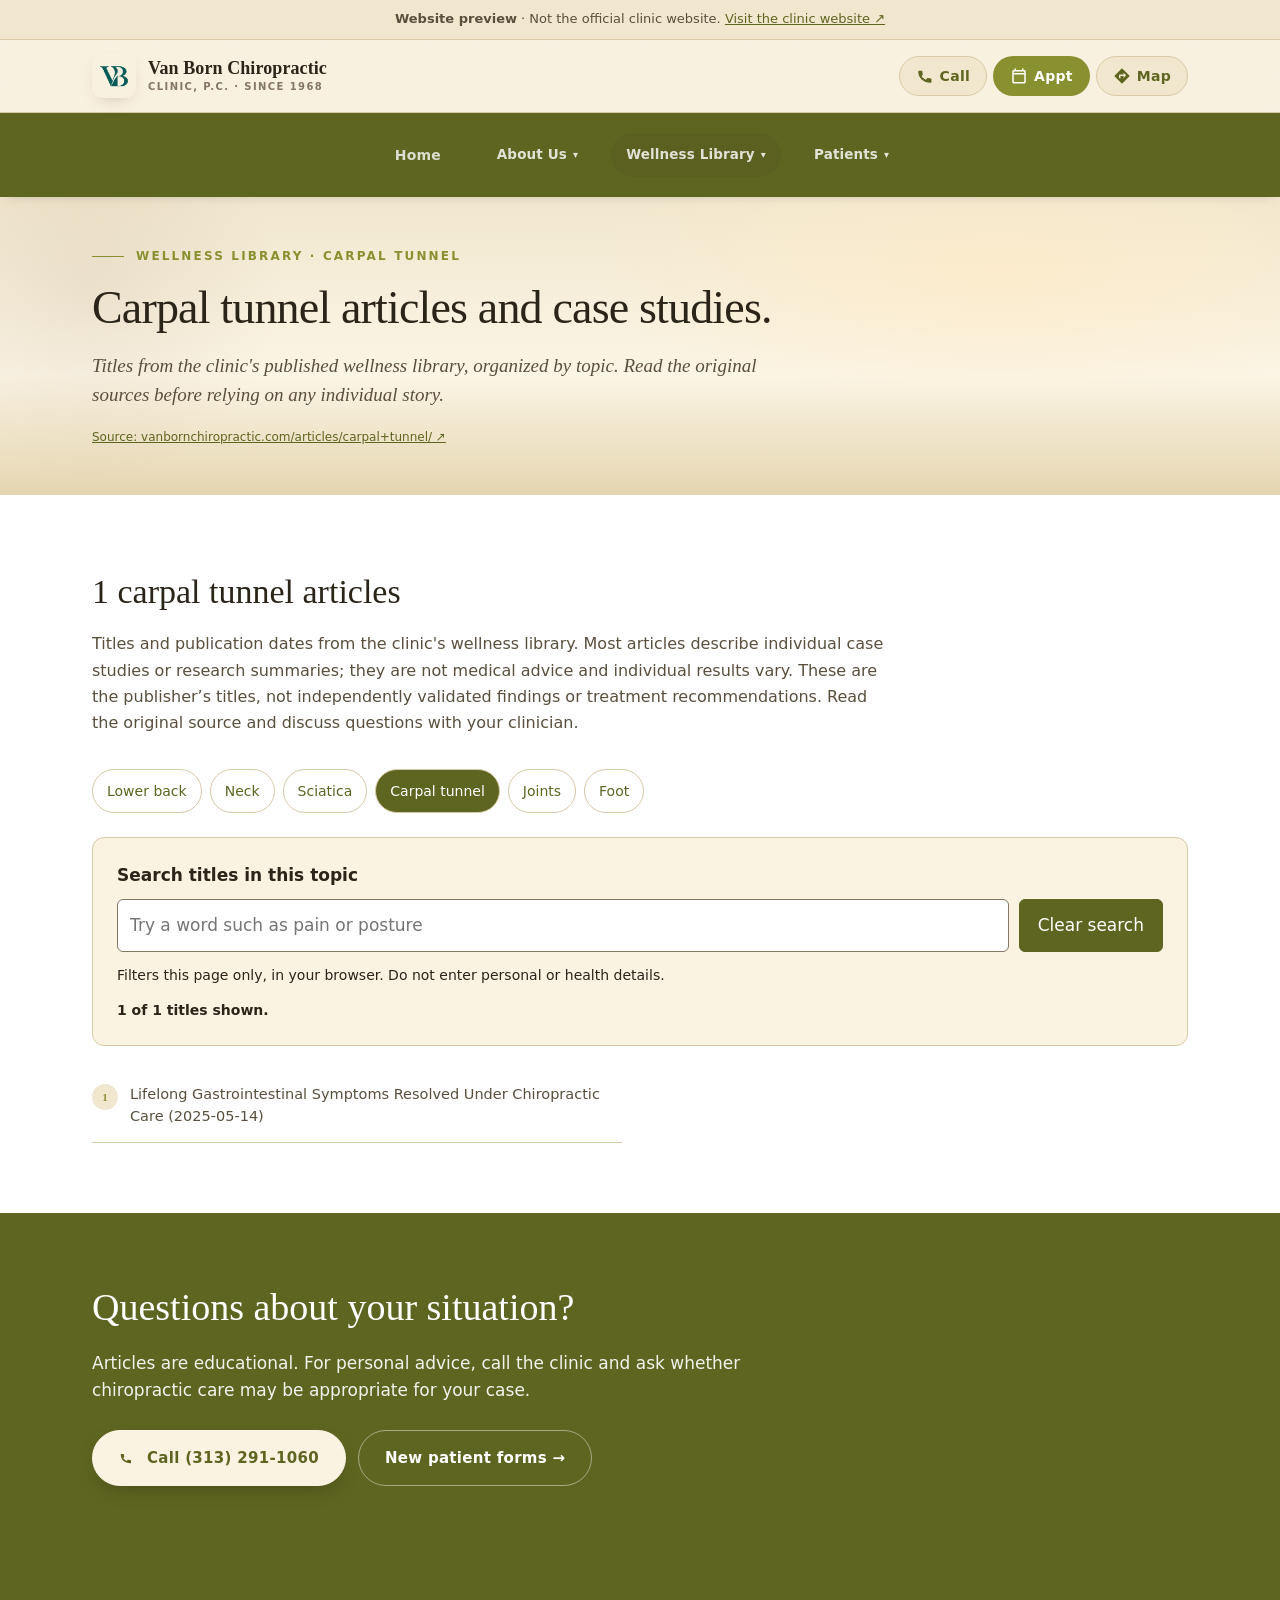
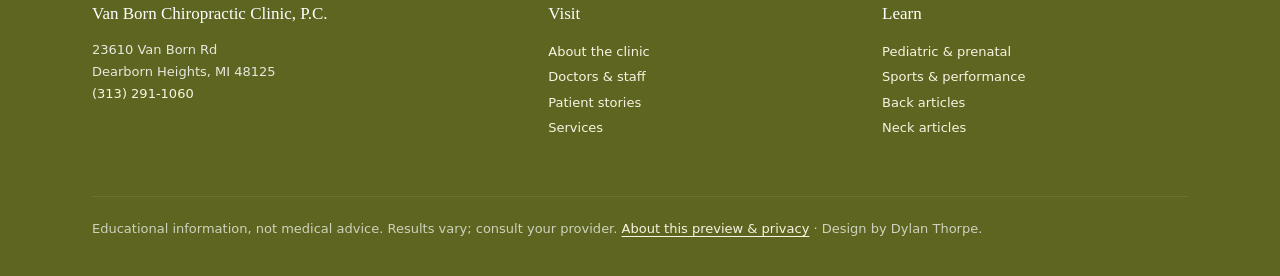
<file: library-carpal.html>
<!DOCTYPE html>
<html lang="en">
<head>
<meta charset="UTF-8" />
<meta name="viewport" content="width=device-width, initial-scale=1, viewport-fit=cover" />
<meta name="theme-color" content="#0e6b5e" />
<meta name="robots" content="noindex, nofollow" />
<meta name="description" content="Articles and case studies about carpal tunnel and chiropractic care from the Van Born Chiropractic Clinic wellness library." />
<meta property="og:title" content="Carpal tunnel articles · Van Born Chiropractic — Preview" />
<meta property="og:description" content="Independent website preview; not the official clinic website." />
<meta property="og:type" content="website" />
<title>Carpal tunnel articles · Van Born Chiropractic — Preview</title>
<link rel="icon" type="image/png" sizes="16x16" href="assets/favicon-16.png" />
<link rel="icon" type="image/png" sizes="32x32" href="assets/favicon-32.png" />
<link rel="icon" type="image/png" sizes="48x48" href="assets/favicon-48.png" />
<link rel="apple-touch-icon" sizes="180x180" href="assets/favicon-180.png" />
<link rel="stylesheet" href="assets/site.css" />
<script type="application/ld+json">
{
  "@context": "https://schema.org",
  "@type": "CollectionPage",
  "name": "Carpal tunnel articles — Van Born Chiropractic — Preview",
  "description": "Independent website preview; not the official clinic website.",
  "about": {
    "@type": "MedicalClinic",
    "name": "Van Born Chiropractic Clinic, P.C.",
    "url": "https://www.vanbornchiropractic.com/"
  }
}
</script>
<script src="assets/site.js" defer></script>
</head>
<body class="theme-autumn" data-page="library">
<a class="skip-link" href="#main">Skip to main content</a>
<aside class="demo-banner"><strong>Website preview</strong> · Not the official clinic website. <a href="https://www.vanbornchiropractic.com/">Visit the clinic website ↗</a></aside>
<header class="top">
  <div class="wrap">
    <a class="brand" href="index.html" aria-label="Van Born Chiropractic, home">
      <img class="mark" src="assets/v-monogram-final.png" alt="Van Born Chiropractic" width="44" height="44" />
      <span class="name">Van Born Chiropractic<small>Clinic, P.C. · Since 1968</small></span>
    </a>
    <nav class="header-icons" aria-label="Primary actions">
      <a class="hi" href="tel:+13132911060" aria-label="Call the clinic">
        <svg viewBox="0 0 24 24" aria-hidden="true"><path fill="currentColor" d="M6.6 10.8c1.4 2.7 3.6 4.9 6.3 6.3l2.1-2.1c.3-.3.7-.4 1-.2 1.1.4 2.4.6 3.6.6.6 0 1 .4 1 1V20c0 .6-.4 1-1 1C9.6 21 3 14.4 3 6c0-.6.4-1 1-1h3.5c.6 0 1 .4 1 1 0 1.3.2 2.5.6 3.6.1.4 0 .7-.2 1l-2.3 2.2z"/></svg>
        <span>Call</span>
      </a>
      <a class="hi primary" href="index.html#book" aria-label="Appointment information">
        <svg viewBox="0 0 24 24" aria-hidden="true"><path fill="currentColor" d="M19 4h-1V2h-2v2H8V2H6v2H5c-1.1 0-2 .9-2 2v14c0 1.1.9 2 2 2h14c1.1 0 2-.9 2-2V6c0-1.1-.9-2-2-2zm0 16H5V10h14v10zM5 8V6h14v2H5z"/></svg>
        <span>Appt</span>
      </a>
      <a class="hi" href="https://maps.google.com/?q=23610+Van+Born+Rd+Dearborn+Heights+MI+48125" rel="noopener" aria-label="Directions to the clinic">
        <svg viewBox="0 0 24 24" aria-hidden="true"><path fill="currentColor" d="M21.7 11.3l-9-9c-.4-.4-1-.4-1.4 0l-9 9c-.4.4-.4 1 0 1.4l9 9c.4.4 1 .4 1.4 0l9-9c.4-.4.4-1 0-1.4zM14 14.5V12h-4v3H8v-4c0-.6.4-1 1-1h5V7.5l3.5 3.5-3.5 3.5z"/></svg>
        <span>Map</span>
      </a>
    </nav>
  </div>
</header>
<nav class="topnav" aria-label="Sections">
    <div class="wrap">
      <a href="index.html#top" data-nav="home">Home</a>
      <div class="has-dropdown" data-nav="about">
        <a href="meet-the-doctors.html" class="topnav-trigger" aria-haspopup="true" aria-expanded="false">About Us <span class="caret" aria-hidden="true">▾</span></a>
        <ul class="dropdown" role="menu">
          <li role="none"><a role="menuitem" href="meet-the-doctors.html">Meet the Doctors</a></li>
          <li role="none"><a role="menuitem" href="patient-stories.html">Patient Stories</a></li>
        </ul>
      </div>
      <div class="has-dropdown" data-nav="library">
        <a href="library-carpal.html" class="topnav-trigger" aria-haspopup="true" aria-expanded="false">Wellness Library <span class="caret" aria-hidden="true">▾</span></a>
        <ul class="dropdown" role="menu">
          <li role="none"><a role="menuitem" href="anatomy.html">Body region guide</a></li>
          <li role="none"><a role="menuitem" href="library-back.html">Back</a></li>
          <li role="none"><a role="menuitem" href="library-neck.html">Neck</a></li>
          <li role="none"><a role="menuitem" href="library-sciatica.html">Sciatica</a></li>
          <li role="none"><a role="menuitem" href="library-carpal.html">Carpal tunnel</a></li>
          <li role="none"><a role="menuitem" href="library-joints.html">Joints</a></li>
          <li role="none"><a role="menuitem" href="library-foot.html">Feet</a></li>
          <li role="none"><a role="menuitem" href="pediatric.html">Pediatric</a></li>
          <li role="none"><a role="menuitem" href="sports-performance.html">Sports &amp; performance</a></li>
        </ul>
      </div>
      <div class="has-dropdown" data-nav="patients">
        <a href="patient-resources.html" class="topnav-trigger" aria-haspopup="true" aria-expanded="false">Patients <span class="caret" aria-hidden="true">▾</span></a>
        <ul class="dropdown" role="menu">
          <li role="none"><a role="menuitem" href="patient-resources.html">Patient resources</a></li>
          <li role="none"><a role="menuitem" href="https://vanbornchiropractic.com/uploads/new-patient-forms-2023.pdf" target="_blank" rel="noopener">New patient forms (PDF)</a></li>
        </ul>
      </div>
    </div>
  </nav>

<main id="main" tabindex="-1">

<section class="hero small">
  <div class="wrap">
    <p class="eyebrow">Wellness Library · Carpal tunnel</p>
    <h1>Carpal tunnel articles and case studies.</h1>
    <p class="lede">Titles from the clinic's published wellness library, organized by topic. Read the original sources before relying on any individual story.</p>
    <p class="source-link"><a href="https://www.vanbornchiropractic.com/articles/carpal+tunnel/" rel="noopener">Source: vanbornchiropractic.com/articles/carpal+tunnel/ ↗</a></p>
  </div>
</section>

<section class="article-list">
  <div class="wrap">
    <h2>1 carpal tunnel articles</h2>
    <p class="article-intro">Titles and publication dates from the clinic's wellness library. Most articles describe individual case studies or research summaries; they are not medical advice and individual results vary. These are the publisher’s titles, not independently validated findings or treatment recommendations. Read the original source and discuss questions with your clinician.</p>
    <nav class="library-topics" aria-label="Library topics"><a href="library-back.html">Lower back</a><a href="library-neck.html">Neck</a><a href="library-sciatica.html">Sciatica</a><a href="library-carpal.html" aria-current="page">Carpal tunnel</a><a href="library-joints.html">Joints</a><a href="library-foot.html">Foot</a></nav><div class="library-search" hidden><label for="library-search">Search titles in this topic</label><div class="search-row"><input type="search" id="library-search" autocomplete="off" maxlength="150" aria-describedby="search-help" aria-controls="article-titles" placeholder="Try a word such as pain or posture"><button type="button" id="library-reset">Clear search</button></div><p id="search-help">Filters this page only, in your browser. Do not enter personal or health details.</p><p id="library-results" role="status" aria-live="polite" aria-atomic="true"></p></div><ol class="article-titles" id="article-titles">
        <li>Lifelong Gastrointestinal Symptoms Resolved Under Chiropractic Care (2025-05-14)</li>
    </ol>
  </div>
</section>

<section class="cta-strip">
  <div class="wrap">
    <h2>Questions about your situation?</h2>
    <p>Articles are educational. For personal advice, call the clinic and ask whether chiropractic care may be appropriate for your case.</p>
    <div class="ctas">
      <a class="btn primary" href="tel:+13132911060"><svg class="ico" viewBox="0 0 24 24" aria-hidden="true"><path d="M6.6 10.8c1.4 2.7 3.6 4.9 6.3 6.3l2.1-2.1c.3-.3.7-.4 1-.2 1.1.4 2.4.6 3.6.6.6 0 1 .4 1 1V20c0 .6-.4 1-1 1C9.6 21 3 14.4 3 6c0-.6.4-1 1-1h3.5c.6 0 1 .4 1 1 0 1.3.2 2.5.6 3.6.1.4 0 .7-.2 1l-2.3 2.2z"/></svg>Call (313) 291-1060</a>
      <a class="btn ghost" href="patient-resources.html">New patient forms →</a>
    </div>
  </div>
</section>

</main>

<footer>
  <div class="wrap">
    <div>
      <h4>Van Born Chiropractic Clinic, P.C.</h4>
      <p>23610 Van Born Rd<br/>Dearborn Heights, MI 48125<br/><a href="tel:+13132911060">(313) 291-1060</a></p>
    </div>
    <div>
      <h4>Visit</h4>
      <ul>
        <li><a href="index.html#about">About the clinic</a></li>
        <li><a href="meet-the-doctors.html">Doctors &amp; staff</a></li>
        <li><a href="patient-stories.html">Patient stories</a></li>
        <li><a href="services.html">Services</a></li>
      </ul>
    </div>
    <div>
      <h4>Learn</h4>
      <ul>
        <li><a href="pediatric.html">Pediatric &amp; prenatal</a></li>
        <li><a href="sports-performance.html">Sports &amp; performance</a></li>
        <li><a href="library-back.html">Back articles</a></li>
        <li><a href="library-neck.html">Neck articles</a></li>
      </ul>
    </div>
    <p class="small">Educational information, not medical advice. Results vary; consult your provider. <a href="index.html#privacy">About this preview &amp; privacy</a> · Design by Dylan Thorpe.</p>
  </div>
</footer>
</body>
</html>
</file>
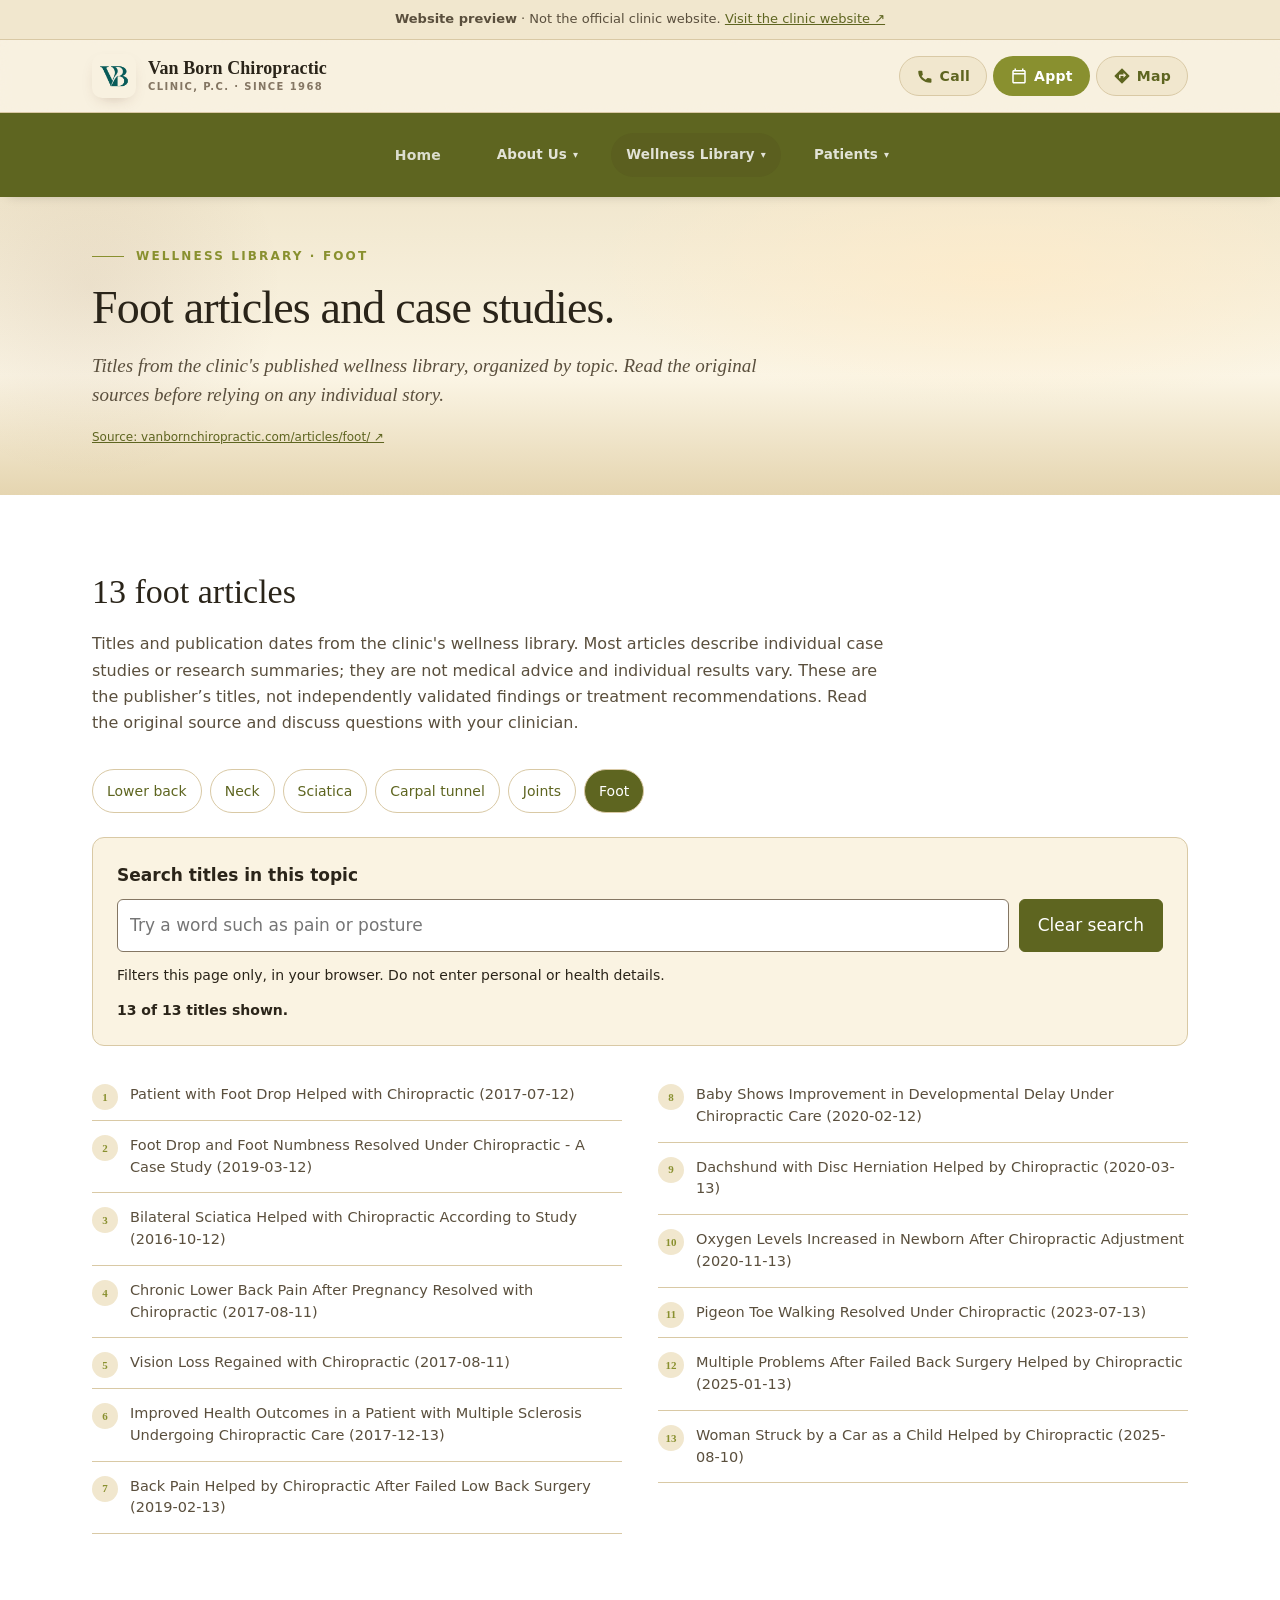
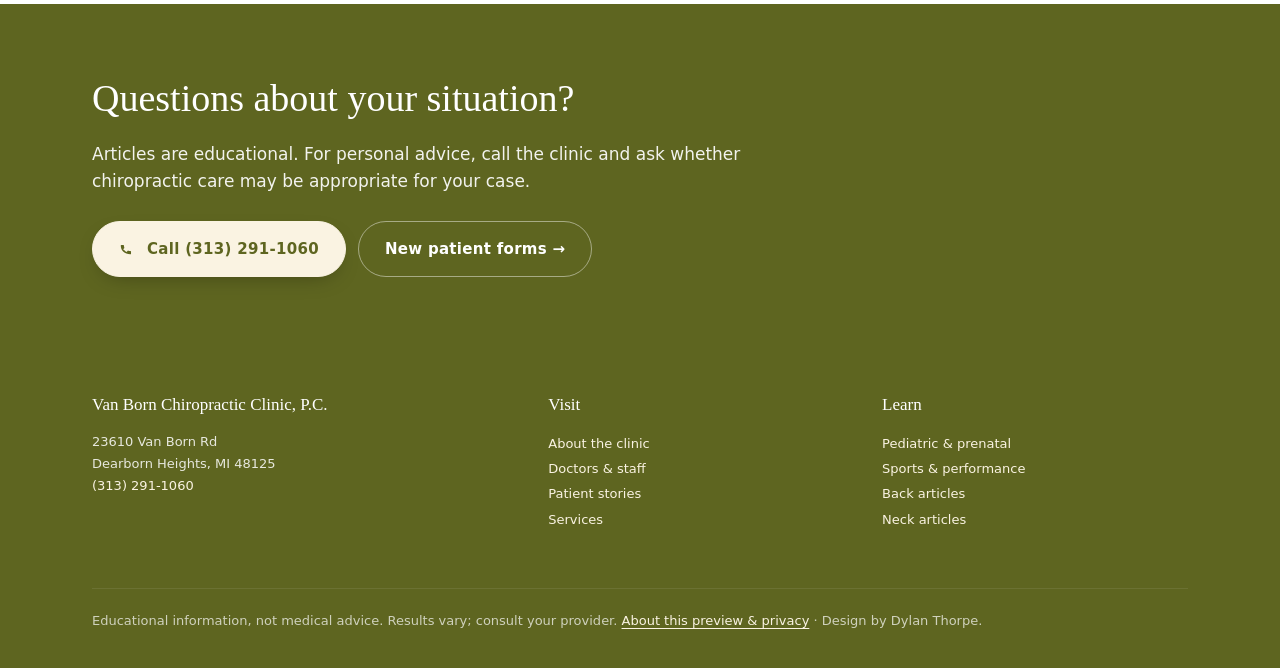
<file: library-foot.html>
<!DOCTYPE html>
<html lang="en">
<head>
<meta charset="UTF-8" />
<meta name="viewport" content="width=device-width, initial-scale=1, viewport-fit=cover" />
<meta name="theme-color" content="#0e6b5e" />
<meta name="robots" content="noindex, nofollow" />
<meta name="description" content="Articles and case studies about foot and chiropractic care from the Van Born Chiropractic Clinic wellness library." />
<meta property="og:title" content="Foot articles · Van Born Chiropractic — Preview" />
<meta property="og:description" content="Independent website preview; not the official clinic website." />
<meta property="og:type" content="website" />
<title>Foot articles · Van Born Chiropractic — Preview</title>
<link rel="icon" type="image/png" sizes="16x16" href="assets/favicon-16.png" />
<link rel="icon" type="image/png" sizes="32x32" href="assets/favicon-32.png" />
<link rel="icon" type="image/png" sizes="48x48" href="assets/favicon-48.png" />
<link rel="apple-touch-icon" sizes="180x180" href="assets/favicon-180.png" />
<link rel="stylesheet" href="assets/site.css" />
<script type="application/ld+json">
{
  "@context": "https://schema.org",
  "@type": "CollectionPage",
  "name": "Foot articles — Van Born Chiropractic — Preview",
  "description": "Independent website preview; not the official clinic website.",
  "about": {
    "@type": "MedicalClinic",
    "name": "Van Born Chiropractic Clinic, P.C.",
    "url": "https://www.vanbornchiropractic.com/"
  }
}
</script>
<script src="assets/site.js" defer></script>
</head>
<body class="theme-autumn" data-page="library">
<a class="skip-link" href="#main">Skip to main content</a>
<aside class="demo-banner"><strong>Website preview</strong> · Not the official clinic website. <a href="https://www.vanbornchiropractic.com/">Visit the clinic website ↗</a></aside>
<header class="top">
  <div class="wrap">
    <a class="brand" href="index.html" aria-label="Van Born Chiropractic, home">
      <img class="mark" src="assets/v-monogram-final.png" alt="Van Born Chiropractic" width="44" height="44" />
      <span class="name">Van Born Chiropractic<small>Clinic, P.C. · Since 1968</small></span>
    </a>
    <nav class="header-icons" aria-label="Primary actions">
      <a class="hi" href="tel:+13132911060" aria-label="Call the clinic">
        <svg viewBox="0 0 24 24" aria-hidden="true"><path fill="currentColor" d="M6.6 10.8c1.4 2.7 3.6 4.9 6.3 6.3l2.1-2.1c.3-.3.7-.4 1-.2 1.1.4 2.4.6 3.6.6.6 0 1 .4 1 1V20c0 .6-.4 1-1 1C9.6 21 3 14.4 3 6c0-.6.4-1 1-1h3.5c.6 0 1 .4 1 1 0 1.3.2 2.5.6 3.6.1.4 0 .7-.2 1l-2.3 2.2z"/></svg>
        <span>Call</span>
      </a>
      <a class="hi primary" href="index.html#book" aria-label="Appointment information">
        <svg viewBox="0 0 24 24" aria-hidden="true"><path fill="currentColor" d="M19 4h-1V2h-2v2H8V2H6v2H5c-1.1 0-2 .9-2 2v14c0 1.1.9 2 2 2h14c1.1 0 2-.9 2-2V6c0-1.1-.9-2-2-2zm0 16H5V10h14v10zM5 8V6h14v2H5z"/></svg>
        <span>Appt</span>
      </a>
      <a class="hi" href="https://maps.google.com/?q=23610+Van+Born+Rd+Dearborn+Heights+MI+48125" rel="noopener" aria-label="Directions to the clinic">
        <svg viewBox="0 0 24 24" aria-hidden="true"><path fill="currentColor" d="M21.7 11.3l-9-9c-.4-.4-1-.4-1.4 0l-9 9c-.4.4-.4 1 0 1.4l9 9c.4.4 1 .4 1.4 0l9-9c.4-.4.4-1 0-1.4zM14 14.5V12h-4v3H8v-4c0-.6.4-1 1-1h5V7.5l3.5 3.5-3.5 3.5z"/></svg>
        <span>Map</span>
      </a>
    </nav>
  </div>
</header>
<nav class="topnav" aria-label="Sections">
    <div class="wrap">
      <a href="index.html#top" data-nav="home">Home</a>
      <div class="has-dropdown" data-nav="about">
        <a href="meet-the-doctors.html" class="topnav-trigger" aria-haspopup="true" aria-expanded="false">About Us <span class="caret" aria-hidden="true">▾</span></a>
        <ul class="dropdown" role="menu">
          <li role="none"><a role="menuitem" href="meet-the-doctors.html">Meet the Doctors</a></li>
          <li role="none"><a role="menuitem" href="patient-stories.html">Patient Stories</a></li>
        </ul>
      </div>
      <div class="has-dropdown" data-nav="library">
        <a href="library-foot.html" class="topnav-trigger" aria-haspopup="true" aria-expanded="false">Wellness Library <span class="caret" aria-hidden="true">▾</span></a>
        <ul class="dropdown" role="menu">
          <li role="none"><a role="menuitem" href="anatomy.html">Body region guide</a></li>
          <li role="none"><a role="menuitem" href="library-back.html">Back</a></li>
          <li role="none"><a role="menuitem" href="library-neck.html">Neck</a></li>
          <li role="none"><a role="menuitem" href="library-sciatica.html">Sciatica</a></li>
          <li role="none"><a role="menuitem" href="library-carpal.html">Carpal tunnel</a></li>
          <li role="none"><a role="menuitem" href="library-joints.html">Joints</a></li>
          <li role="none"><a role="menuitem" href="library-foot.html">Feet</a></li>
          <li role="none"><a role="menuitem" href="pediatric.html">Pediatric</a></li>
          <li role="none"><a role="menuitem" href="sports-performance.html">Sports &amp; performance</a></li>
        </ul>
      </div>
      <div class="has-dropdown" data-nav="patients">
        <a href="patient-resources.html" class="topnav-trigger" aria-haspopup="true" aria-expanded="false">Patients <span class="caret" aria-hidden="true">▾</span></a>
        <ul class="dropdown" role="menu">
          <li role="none"><a role="menuitem" href="patient-resources.html">Patient resources</a></li>
          <li role="none"><a role="menuitem" href="https://vanbornchiropractic.com/uploads/new-patient-forms-2023.pdf" target="_blank" rel="noopener">New patient forms (PDF)</a></li>
        </ul>
      </div>
    </div>
  </nav>

<main id="main" tabindex="-1">

<section class="hero small">
  <div class="wrap">
    <p class="eyebrow">Wellness Library · Foot</p>
    <h1>Foot articles and case studies.</h1>
    <p class="lede">Titles from the clinic's published wellness library, organized by topic. Read the original sources before relying on any individual story.</p>
    <p class="source-link"><a href="https://www.vanbornchiropractic.com/articles/foot/" rel="noopener">Source: vanbornchiropractic.com/articles/foot/ ↗</a></p>
  </div>
</section>

<section class="article-list">
  <div class="wrap">
    <h2>13 foot articles</h2>
    <p class="article-intro">Titles and publication dates from the clinic's wellness library. Most articles describe individual case studies or research summaries; they are not medical advice and individual results vary. These are the publisher’s titles, not independently validated findings or treatment recommendations. Read the original source and discuss questions with your clinician.</p>
    <nav class="library-topics" aria-label="Library topics"><a href="library-back.html">Lower back</a><a href="library-neck.html">Neck</a><a href="library-sciatica.html">Sciatica</a><a href="library-carpal.html">Carpal tunnel</a><a href="library-joints.html">Joints</a><a href="library-foot.html" aria-current="page">Foot</a></nav><div class="library-search" hidden><label for="library-search">Search titles in this topic</label><div class="search-row"><input type="search" id="library-search" autocomplete="off" maxlength="150" aria-describedby="search-help" aria-controls="article-titles" placeholder="Try a word such as pain or posture"><button type="button" id="library-reset">Clear search</button></div><p id="search-help">Filters this page only, in your browser. Do not enter personal or health details.</p><p id="library-results" role="status" aria-live="polite" aria-atomic="true"></p></div><ol class="article-titles" id="article-titles">
        <li>Patient with Foot Drop Helped with Chiropractic (2017-07-12)</li>
        <li>Foot Drop and Foot Numbness Resolved Under Chiropractic - A Case Study (2019-03-12)</li>
        <li>Bilateral Sciatica Helped with Chiropractic According to Study (2016-10-12)</li>
        <li>Chronic Lower Back Pain After Pregnancy Resolved with Chiropractic  (2017-08-11)</li>
        <li>Vision Loss Regained with Chiropractic (2017-08-11)</li>
        <li>Improved Health Outcomes in a Patient with Multiple Sclerosis Undergoing Chiropractic Care (2017-12-13)</li>
        <li>Back Pain Helped by Chiropractic After Failed Low Back Surgery (2019-02-13)</li>
        <li>Baby Shows Improvement in Developmental Delay Under Chiropractic Care (2020-02-12)</li>
        <li>Dachshund with Disc Herniation Helped by Chiropractic (2020-03-13)</li>
        <li>Oxygen Levels Increased in Newborn After Chiropractic Adjustment (2020-11-13)</li>
        <li>Pigeon Toe Walking Resolved Under Chiropractic (2023-07-13)</li>
        <li>Multiple Problems After Failed Back Surgery Helped by Chiropractic (2025-01-13)</li>
        <li>Woman Struck by a Car as a Child Helped by Chiropractic (2025-08-10)</li>
    </ol>
  </div>
</section>

<section class="cta-strip">
  <div class="wrap">
    <h2>Questions about your situation?</h2>
    <p>Articles are educational. For personal advice, call the clinic and ask whether chiropractic care may be appropriate for your case.</p>
    <div class="ctas">
      <a class="btn primary" href="tel:+13132911060"><svg class="ico" viewBox="0 0 24 24" aria-hidden="true"><path d="M6.6 10.8c1.4 2.7 3.6 4.9 6.3 6.3l2.1-2.1c.3-.3.7-.4 1-.2 1.1.4 2.4.6 3.6.6.6 0 1 .4 1 1V20c0 .6-.4 1-1 1C9.6 21 3 14.4 3 6c0-.6.4-1 1-1h3.5c.6 0 1 .4 1 1 0 1.3.2 2.5.6 3.6.1.4 0 .7-.2 1l-2.3 2.2z"/></svg>Call (313) 291-1060</a>
      <a class="btn ghost" href="patient-resources.html">New patient forms →</a>
    </div>
  </div>
</section>

</main>

<footer>
  <div class="wrap">
    <div>
      <h4>Van Born Chiropractic Clinic, P.C.</h4>
      <p>23610 Van Born Rd<br/>Dearborn Heights, MI 48125<br/><a href="tel:+13132911060">(313) 291-1060</a></p>
    </div>
    <div>
      <h4>Visit</h4>
      <ul>
        <li><a href="index.html#about">About the clinic</a></li>
        <li><a href="meet-the-doctors.html">Doctors &amp; staff</a></li>
        <li><a href="patient-stories.html">Patient stories</a></li>
        <li><a href="services.html">Services</a></li>
      </ul>
    </div>
    <div>
      <h4>Learn</h4>
      <ul>
        <li><a href="pediatric.html">Pediatric &amp; prenatal</a></li>
        <li><a href="sports-performance.html">Sports &amp; performance</a></li>
        <li><a href="library-back.html">Back articles</a></li>
        <li><a href="library-neck.html">Neck articles</a></li>
      </ul>
    </div>
    <p class="small">Educational information, not medical advice. Results vary; consult your provider. <a href="index.html#privacy">About this preview &amp; privacy</a> · Design by Dylan Thorpe.</p>
  </div>
</footer>
</body>
</html>
</file>
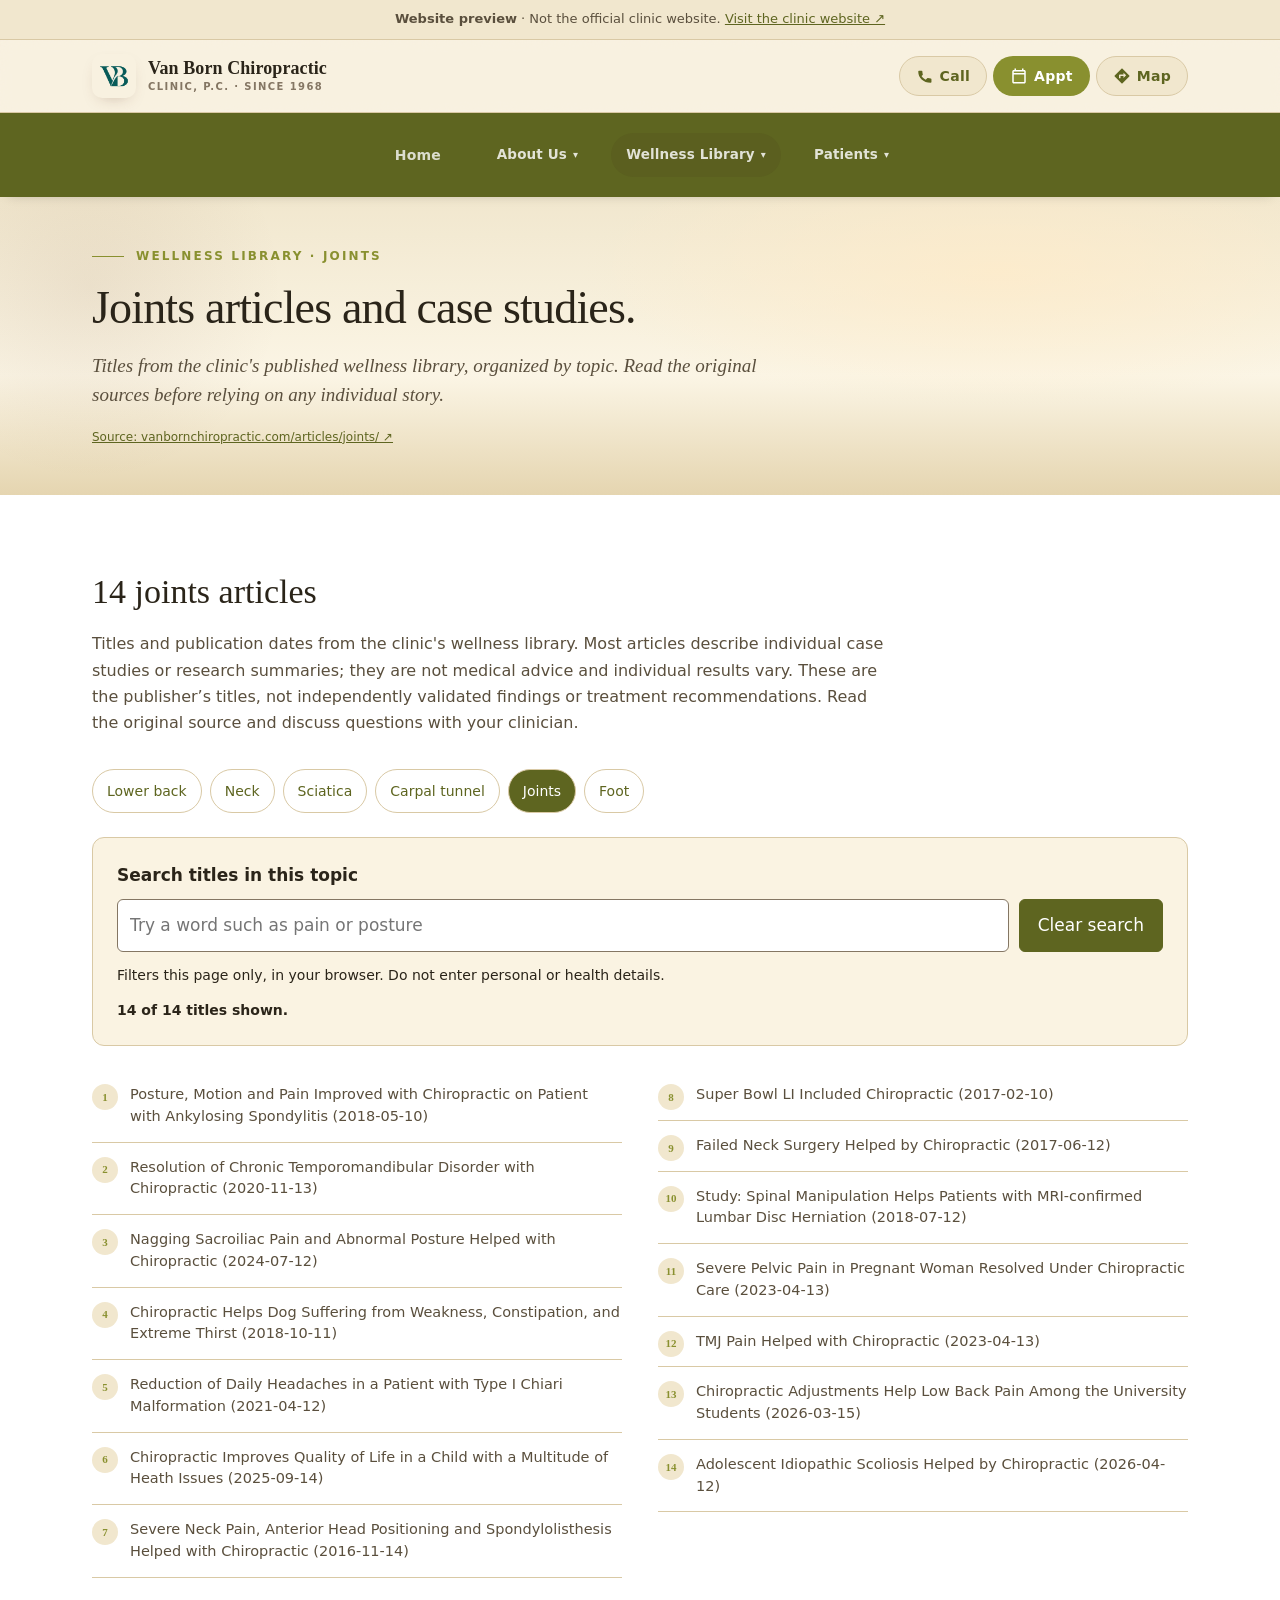
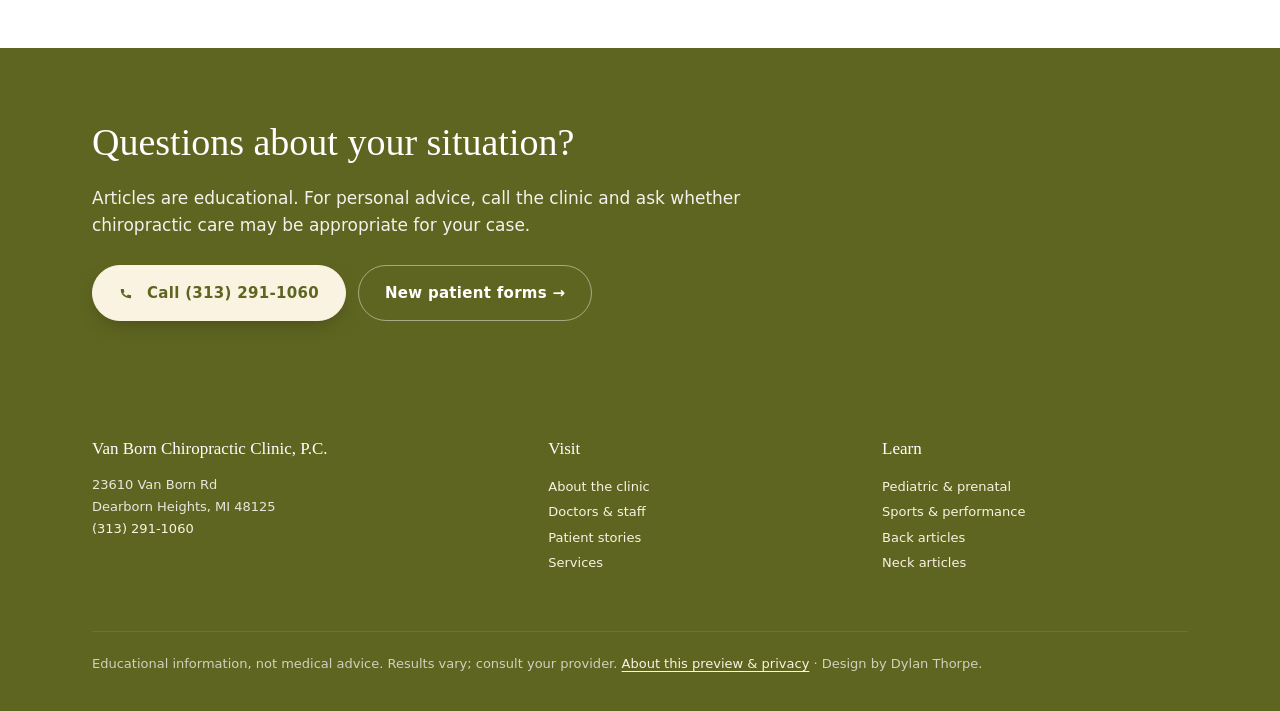
<file: library-joints.html>
<!DOCTYPE html>
<html lang="en">
<head>
<meta charset="UTF-8" />
<meta name="viewport" content="width=device-width, initial-scale=1, viewport-fit=cover" />
<meta name="theme-color" content="#0e6b5e" />
<meta name="robots" content="noindex, nofollow" />
<meta name="description" content="Articles and case studies about joints and chiropractic care from the Van Born Chiropractic Clinic wellness library." />
<meta property="og:title" content="Joints articles · Van Born Chiropractic — Preview" />
<meta property="og:description" content="Independent website preview; not the official clinic website." />
<meta property="og:type" content="website" />
<title>Joints articles · Van Born Chiropractic — Preview</title>
<link rel="icon" type="image/png" sizes="16x16" href="assets/favicon-16.png" />
<link rel="icon" type="image/png" sizes="32x32" href="assets/favicon-32.png" />
<link rel="icon" type="image/png" sizes="48x48" href="assets/favicon-48.png" />
<link rel="apple-touch-icon" sizes="180x180" href="assets/favicon-180.png" />
<link rel="stylesheet" href="assets/site.css" />
<script type="application/ld+json">
{
  "@context": "https://schema.org",
  "@type": "CollectionPage",
  "name": "Joints articles — Van Born Chiropractic — Preview",
  "description": "Independent website preview; not the official clinic website.",
  "about": {
    "@type": "MedicalClinic",
    "name": "Van Born Chiropractic Clinic, P.C.",
    "url": "https://www.vanbornchiropractic.com/"
  }
}
</script>
<script src="assets/site.js" defer></script>
</head>
<body class="theme-autumn" data-page="library">
<a class="skip-link" href="#main">Skip to main content</a>
<aside class="demo-banner"><strong>Website preview</strong> · Not the official clinic website. <a href="https://www.vanbornchiropractic.com/">Visit the clinic website ↗</a></aside>
<header class="top">
  <div class="wrap">
    <a class="brand" href="index.html" aria-label="Van Born Chiropractic, home">
      <img class="mark" src="assets/v-monogram-final.png" alt="Van Born Chiropractic" width="44" height="44" />
      <span class="name">Van Born Chiropractic<small>Clinic, P.C. · Since 1968</small></span>
    </a>
    <nav class="header-icons" aria-label="Primary actions">
      <a class="hi" href="tel:+13132911060" aria-label="Call the clinic">
        <svg viewBox="0 0 24 24" aria-hidden="true"><path fill="currentColor" d="M6.6 10.8c1.4 2.7 3.6 4.9 6.3 6.3l2.1-2.1c.3-.3.7-.4 1-.2 1.1.4 2.4.6 3.6.6.6 0 1 .4 1 1V20c0 .6-.4 1-1 1C9.6 21 3 14.4 3 6c0-.6.4-1 1-1h3.5c.6 0 1 .4 1 1 0 1.3.2 2.5.6 3.6.1.4 0 .7-.2 1l-2.3 2.2z"/></svg>
        <span>Call</span>
      </a>
      <a class="hi primary" href="index.html#book" aria-label="Appointment information">
        <svg viewBox="0 0 24 24" aria-hidden="true"><path fill="currentColor" d="M19 4h-1V2h-2v2H8V2H6v2H5c-1.1 0-2 .9-2 2v14c0 1.1.9 2 2 2h14c1.1 0 2-.9 2-2V6c0-1.1-.9-2-2-2zm0 16H5V10h14v10zM5 8V6h14v2H5z"/></svg>
        <span>Appt</span>
      </a>
      <a class="hi" href="https://maps.google.com/?q=23610+Van+Born+Rd+Dearborn+Heights+MI+48125" rel="noopener" aria-label="Directions to the clinic">
        <svg viewBox="0 0 24 24" aria-hidden="true"><path fill="currentColor" d="M21.7 11.3l-9-9c-.4-.4-1-.4-1.4 0l-9 9c-.4.4-.4 1 0 1.4l9 9c.4.4 1 .4 1.4 0l9-9c.4-.4.4-1 0-1.4zM14 14.5V12h-4v3H8v-4c0-.6.4-1 1-1h5V7.5l3.5 3.5-3.5 3.5z"/></svg>
        <span>Map</span>
      </a>
    </nav>
  </div>
</header>
<nav class="topnav" aria-label="Sections">
    <div class="wrap">
      <a href="index.html#top" data-nav="home">Home</a>
      <div class="has-dropdown" data-nav="about">
        <a href="meet-the-doctors.html" class="topnav-trigger" aria-haspopup="true" aria-expanded="false">About Us <span class="caret" aria-hidden="true">▾</span></a>
        <ul class="dropdown" role="menu">
          <li role="none"><a role="menuitem" href="meet-the-doctors.html">Meet the Doctors</a></li>
          <li role="none"><a role="menuitem" href="patient-stories.html">Patient Stories</a></li>
        </ul>
      </div>
      <div class="has-dropdown" data-nav="library">
        <a href="library-joints.html" class="topnav-trigger" aria-haspopup="true" aria-expanded="false">Wellness Library <span class="caret" aria-hidden="true">▾</span></a>
        <ul class="dropdown" role="menu">
          <li role="none"><a role="menuitem" href="anatomy.html">Body region guide</a></li>
          <li role="none"><a role="menuitem" href="library-back.html">Back</a></li>
          <li role="none"><a role="menuitem" href="library-neck.html">Neck</a></li>
          <li role="none"><a role="menuitem" href="library-sciatica.html">Sciatica</a></li>
          <li role="none"><a role="menuitem" href="library-carpal.html">Carpal tunnel</a></li>
          <li role="none"><a role="menuitem" href="library-joints.html">Joints</a></li>
          <li role="none"><a role="menuitem" href="library-foot.html">Feet</a></li>
          <li role="none"><a role="menuitem" href="pediatric.html">Pediatric</a></li>
          <li role="none"><a role="menuitem" href="sports-performance.html">Sports &amp; performance</a></li>
        </ul>
      </div>
      <div class="has-dropdown" data-nav="patients">
        <a href="patient-resources.html" class="topnav-trigger" aria-haspopup="true" aria-expanded="false">Patients <span class="caret" aria-hidden="true">▾</span></a>
        <ul class="dropdown" role="menu">
          <li role="none"><a role="menuitem" href="patient-resources.html">Patient resources</a></li>
          <li role="none"><a role="menuitem" href="https://vanbornchiropractic.com/uploads/new-patient-forms-2023.pdf" target="_blank" rel="noopener">New patient forms (PDF)</a></li>
        </ul>
      </div>
    </div>
  </nav>

<main id="main" tabindex="-1">

<section class="hero small">
  <div class="wrap">
    <p class="eyebrow">Wellness Library · Joints</p>
    <h1>Joints articles and case studies.</h1>
    <p class="lede">Titles from the clinic's published wellness library, organized by topic. Read the original sources before relying on any individual story.</p>
    <p class="source-link"><a href="https://www.vanbornchiropractic.com/articles/joints/" rel="noopener">Source: vanbornchiropractic.com/articles/joints/ ↗</a></p>
  </div>
</section>

<section class="article-list">
  <div class="wrap">
    <h2>14 joints articles</h2>
    <p class="article-intro">Titles and publication dates from the clinic's wellness library. Most articles describe individual case studies or research summaries; they are not medical advice and individual results vary. These are the publisher’s titles, not independently validated findings or treatment recommendations. Read the original source and discuss questions with your clinician.</p>
    <nav class="library-topics" aria-label="Library topics"><a href="library-back.html">Lower back</a><a href="library-neck.html">Neck</a><a href="library-sciatica.html">Sciatica</a><a href="library-carpal.html">Carpal tunnel</a><a href="library-joints.html" aria-current="page">Joints</a><a href="library-foot.html">Foot</a></nav><div class="library-search" hidden><label for="library-search">Search titles in this topic</label><div class="search-row"><input type="search" id="library-search" autocomplete="off" maxlength="150" aria-describedby="search-help" aria-controls="article-titles" placeholder="Try a word such as pain or posture"><button type="button" id="library-reset">Clear search</button></div><p id="search-help">Filters this page only, in your browser. Do not enter personal or health details.</p><p id="library-results" role="status" aria-live="polite" aria-atomic="true"></p></div><ol class="article-titles" id="article-titles">
        <li>Posture, Motion and Pain Improved with Chiropractic on Patient with Ankylosing Spondylitis (2018-05-10)</li>
        <li>Resolution of Chronic Temporomandibular Disorder with Chiropractic (2020-11-13)</li>
        <li>Nagging Sacroiliac Pain and Abnormal Posture Helped with Chiropractic (2024-07-12)</li>
        <li>Chiropractic Helps Dog Suffering from Weakness, Constipation, and Extreme Thirst (2018-10-11)</li>
        <li>Reduction of Daily Headaches in a Patient with Type I Chiari Malformation (2021-04-12)</li>
        <li>Chiropractic Improves Quality of Life in a Child with a Multitude of Heath Issues (2025-09-14)</li>
        <li>Severe Neck Pain, Anterior Head Positioning and Spondylolisthesis Helped with Chiropractic (2016-11-14)</li>
        <li>Super Bowl LI Included Chiropractic (2017-02-10)</li>
        <li>Failed Neck Surgery Helped by Chiropractic (2017-06-12)</li>
        <li>Study: Spinal Manipulation Helps Patients with MRI-confirmed Lumbar Disc Herniation (2018-07-12)</li>
        <li>Severe Pelvic Pain in Pregnant Woman Resolved Under Chiropractic Care (2023-04-13)</li>
        <li>TMJ Pain Helped with Chiropractic (2023-04-13)</li>
        <li>Chiropractic Adjustments Help Low Back Pain Among the University Students (2026-03-15)</li>
        <li>Adolescent Idiopathic Scoliosis Helped by Chiropractic (2026-04-12)</li>
    </ol>
  </div>
</section>

<section class="cta-strip">
  <div class="wrap">
    <h2>Questions about your situation?</h2>
    <p>Articles are educational. For personal advice, call the clinic and ask whether chiropractic care may be appropriate for your case.</p>
    <div class="ctas">
      <a class="btn primary" href="tel:+13132911060"><svg class="ico" viewBox="0 0 24 24" aria-hidden="true"><path d="M6.6 10.8c1.4 2.7 3.6 4.9 6.3 6.3l2.1-2.1c.3-.3.7-.4 1-.2 1.1.4 2.4.6 3.6.6.6 0 1 .4 1 1V20c0 .6-.4 1-1 1C9.6 21 3 14.4 3 6c0-.6.4-1 1-1h3.5c.6 0 1 .4 1 1 0 1.3.2 2.5.6 3.6.1.4 0 .7-.2 1l-2.3 2.2z"/></svg>Call (313) 291-1060</a>
      <a class="btn ghost" href="patient-resources.html">New patient forms →</a>
    </div>
  </div>
</section>

</main>

<footer>
  <div class="wrap">
    <div>
      <h4>Van Born Chiropractic Clinic, P.C.</h4>
      <p>23610 Van Born Rd<br/>Dearborn Heights, MI 48125<br/><a href="tel:+13132911060">(313) 291-1060</a></p>
    </div>
    <div>
      <h4>Visit</h4>
      <ul>
        <li><a href="index.html#about">About the clinic</a></li>
        <li><a href="meet-the-doctors.html">Doctors &amp; staff</a></li>
        <li><a href="patient-stories.html">Patient stories</a></li>
        <li><a href="services.html">Services</a></li>
      </ul>
    </div>
    <div>
      <h4>Learn</h4>
      <ul>
        <li><a href="pediatric.html">Pediatric &amp; prenatal</a></li>
        <li><a href="sports-performance.html">Sports &amp; performance</a></li>
        <li><a href="library-back.html">Back articles</a></li>
        <li><a href="library-neck.html">Neck articles</a></li>
      </ul>
    </div>
    <p class="small">Educational information, not medical advice. Results vary; consult your provider. <a href="index.html#privacy">About this preview &amp; privacy</a> · Design by Dylan Thorpe.</p>
  </div>
</footer>
</body>
</html>
</file>
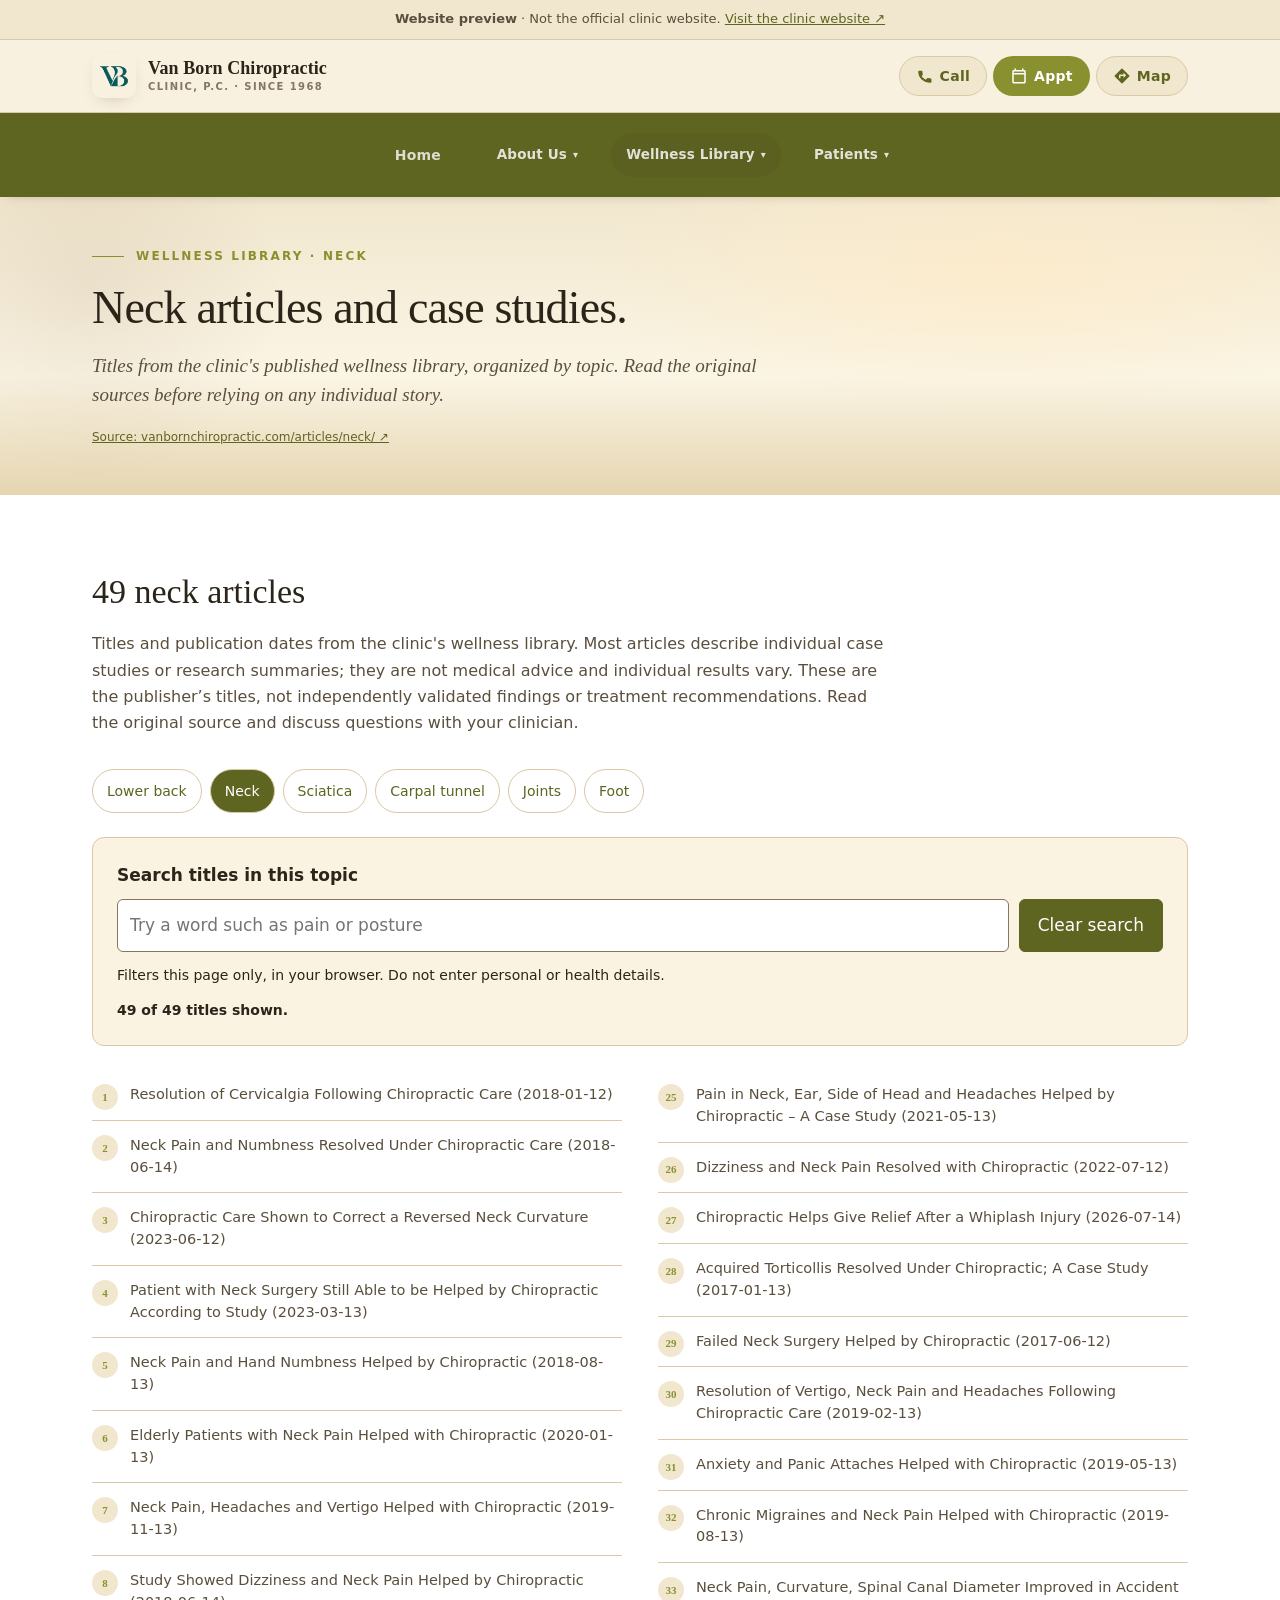
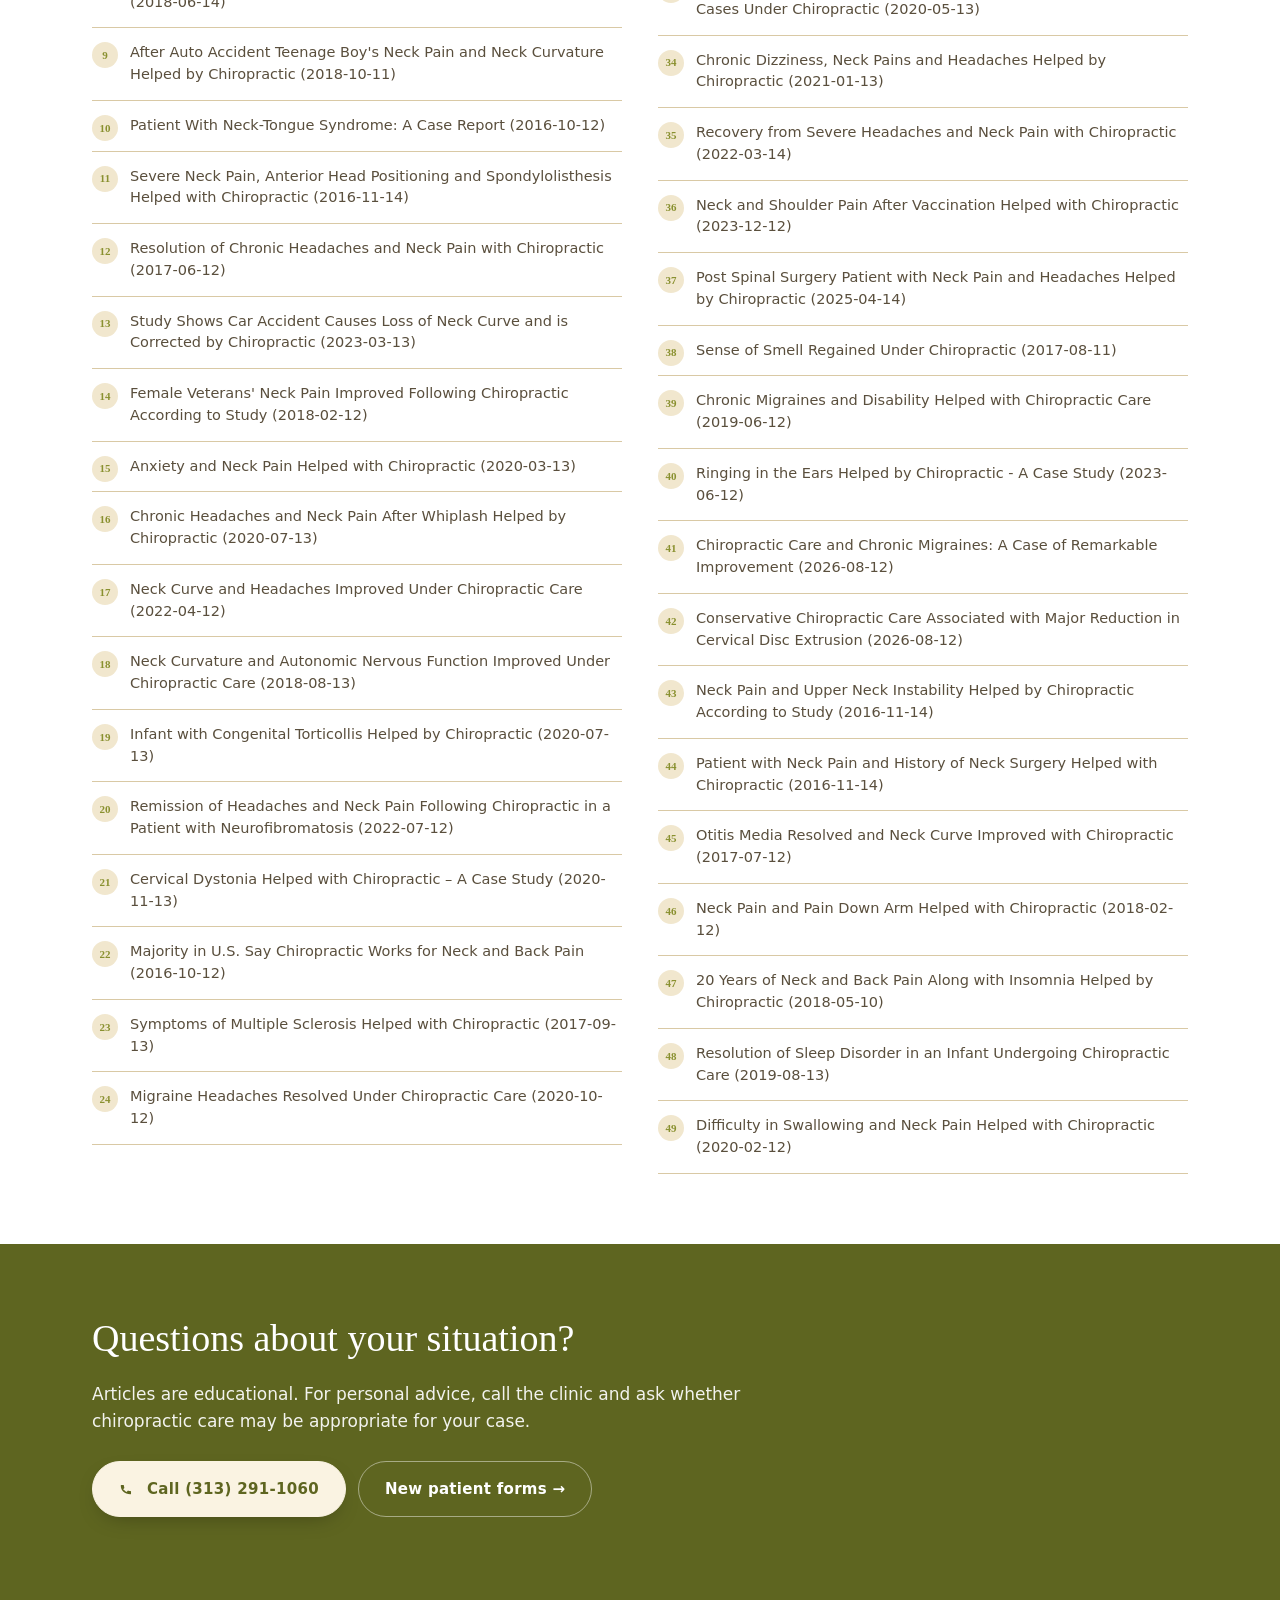
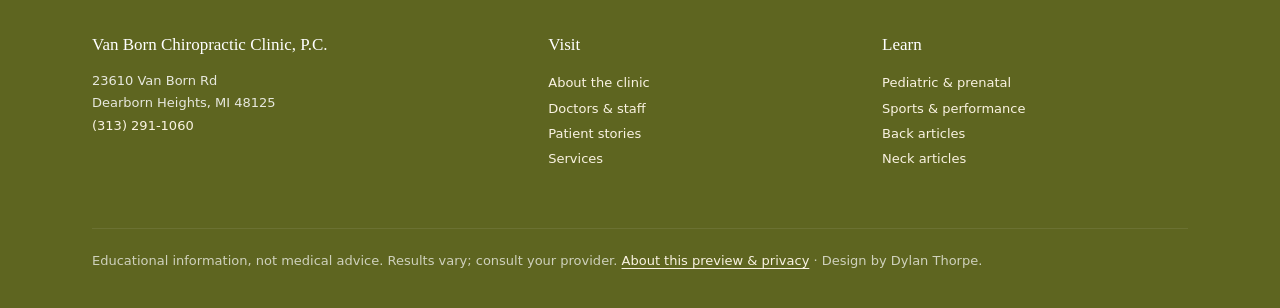
<file: library-neck.html>
<!DOCTYPE html>
<html lang="en">
<head>
<meta charset="UTF-8" />
<meta name="viewport" content="width=device-width, initial-scale=1, viewport-fit=cover" />
<meta name="theme-color" content="#0e6b5e" />
<meta name="robots" content="noindex, nofollow" />
<meta name="description" content="Articles and case studies about neck and chiropractic care from the Van Born Chiropractic Clinic wellness library." />
<meta property="og:title" content="Neck articles · Van Born Chiropractic — Preview" />
<meta property="og:description" content="Independent website preview; not the official clinic website." />
<meta property="og:type" content="website" />
<title>Neck articles · Van Born Chiropractic — Preview</title>
<link rel="icon" type="image/png" sizes="16x16" href="assets/favicon-16.png" />
<link rel="icon" type="image/png" sizes="32x32" href="assets/favicon-32.png" />
<link rel="icon" type="image/png" sizes="48x48" href="assets/favicon-48.png" />
<link rel="apple-touch-icon" sizes="180x180" href="assets/favicon-180.png" />
<link rel="stylesheet" href="assets/site.css" />
<script type="application/ld+json">
{
  "@context": "https://schema.org",
  "@type": "CollectionPage",
  "name": "Neck articles — Van Born Chiropractic — Preview",
  "description": "Independent website preview; not the official clinic website.",
  "about": {
    "@type": "MedicalClinic",
    "name": "Van Born Chiropractic Clinic, P.C.",
    "url": "https://www.vanbornchiropractic.com/"
  }
}
</script>
<script src="assets/site.js" defer></script>
</head>
<body class="theme-autumn" data-page="library">
<a class="skip-link" href="#main">Skip to main content</a>
<aside class="demo-banner"><strong>Website preview</strong> · Not the official clinic website. <a href="https://www.vanbornchiropractic.com/">Visit the clinic website ↗</a></aside>
<header class="top">
  <div class="wrap">
    <a class="brand" href="index.html" aria-label="Van Born Chiropractic, home">
      <img class="mark" src="assets/v-monogram-final.png" alt="Van Born Chiropractic" width="44" height="44" />
      <span class="name">Van Born Chiropractic<small>Clinic, P.C. · Since 1968</small></span>
    </a>
    <nav class="header-icons" aria-label="Primary actions">
      <a class="hi" href="tel:+13132911060" aria-label="Call the clinic">
        <svg viewBox="0 0 24 24" aria-hidden="true"><path fill="currentColor" d="M6.6 10.8c1.4 2.7 3.6 4.9 6.3 6.3l2.1-2.1c.3-.3.7-.4 1-.2 1.1.4 2.4.6 3.6.6.6 0 1 .4 1 1V20c0 .6-.4 1-1 1C9.6 21 3 14.4 3 6c0-.6.4-1 1-1h3.5c.6 0 1 .4 1 1 0 1.3.2 2.5.6 3.6.1.4 0 .7-.2 1l-2.3 2.2z"/></svg>
        <span>Call</span>
      </a>
      <a class="hi primary" href="index.html#book" aria-label="Appointment information">
        <svg viewBox="0 0 24 24" aria-hidden="true"><path fill="currentColor" d="M19 4h-1V2h-2v2H8V2H6v2H5c-1.1 0-2 .9-2 2v14c0 1.1.9 2 2 2h14c1.1 0 2-.9 2-2V6c0-1.1-.9-2-2-2zm0 16H5V10h14v10zM5 8V6h14v2H5z"/></svg>
        <span>Appt</span>
      </a>
      <a class="hi" href="https://maps.google.com/?q=23610+Van+Born+Rd+Dearborn+Heights+MI+48125" rel="noopener" aria-label="Directions to the clinic">
        <svg viewBox="0 0 24 24" aria-hidden="true"><path fill="currentColor" d="M21.7 11.3l-9-9c-.4-.4-1-.4-1.4 0l-9 9c-.4.4-.4 1 0 1.4l9 9c.4.4 1 .4 1.4 0l9-9c.4-.4.4-1 0-1.4zM14 14.5V12h-4v3H8v-4c0-.6.4-1 1-1h5V7.5l3.5 3.5-3.5 3.5z"/></svg>
        <span>Map</span>
      </a>
    </nav>
  </div>
</header>
<nav class="topnav" aria-label="Sections">
    <div class="wrap">
      <a href="index.html#top" data-nav="home">Home</a>
      <div class="has-dropdown" data-nav="about">
        <a href="meet-the-doctors.html" class="topnav-trigger" aria-haspopup="true" aria-expanded="false">About Us <span class="caret" aria-hidden="true">▾</span></a>
        <ul class="dropdown" role="menu">
          <li role="none"><a role="menuitem" href="meet-the-doctors.html">Meet the Doctors</a></li>
          <li role="none"><a role="menuitem" href="patient-stories.html">Patient Stories</a></li>
        </ul>
      </div>
      <div class="has-dropdown" data-nav="library">
        <a href="library-neck.html" class="topnav-trigger" aria-haspopup="true" aria-expanded="false">Wellness Library <span class="caret" aria-hidden="true">▾</span></a>
        <ul class="dropdown" role="menu">
          <li role="none"><a role="menuitem" href="anatomy.html">Body region guide</a></li>
          <li role="none"><a role="menuitem" href="library-back.html">Back</a></li>
          <li role="none"><a role="menuitem" href="library-neck.html">Neck</a></li>
          <li role="none"><a role="menuitem" href="library-sciatica.html">Sciatica</a></li>
          <li role="none"><a role="menuitem" href="library-carpal.html">Carpal tunnel</a></li>
          <li role="none"><a role="menuitem" href="library-joints.html">Joints</a></li>
          <li role="none"><a role="menuitem" href="library-foot.html">Feet</a></li>
          <li role="none"><a role="menuitem" href="pediatric.html">Pediatric</a></li>
          <li role="none"><a role="menuitem" href="sports-performance.html">Sports &amp; performance</a></li>
        </ul>
      </div>
      <div class="has-dropdown" data-nav="patients">
        <a href="patient-resources.html" class="topnav-trigger" aria-haspopup="true" aria-expanded="false">Patients <span class="caret" aria-hidden="true">▾</span></a>
        <ul class="dropdown" role="menu">
          <li role="none"><a role="menuitem" href="patient-resources.html">Patient resources</a></li>
          <li role="none"><a role="menuitem" href="https://vanbornchiropractic.com/uploads/new-patient-forms-2023.pdf" target="_blank" rel="noopener">New patient forms (PDF)</a></li>
        </ul>
      </div>
    </div>
  </nav>

<main id="main" tabindex="-1">

<section class="hero small">
  <div class="wrap">
    <p class="eyebrow">Wellness Library · Neck</p>
    <h1>Neck articles and case studies.</h1>
    <p class="lede">Titles from the clinic's published wellness library, organized by topic. Read the original sources before relying on any individual story.</p>
    <p class="source-link"><a href="https://www.vanbornchiropractic.com/articles/neck/" rel="noopener">Source: vanbornchiropractic.com/articles/neck/ ↗</a></p>
  </div>
</section>

<section class="article-list">
  <div class="wrap">
    <h2>49 neck articles</h2>
    <p class="article-intro">Titles and publication dates from the clinic's wellness library. Most articles describe individual case studies or research summaries; they are not medical advice and individual results vary. These are the publisher’s titles, not independently validated findings or treatment recommendations. Read the original source and discuss questions with your clinician.</p>
    <nav class="library-topics" aria-label="Library topics"><a href="library-back.html">Lower back</a><a href="library-neck.html" aria-current="page">Neck</a><a href="library-sciatica.html">Sciatica</a><a href="library-carpal.html">Carpal tunnel</a><a href="library-joints.html">Joints</a><a href="library-foot.html">Foot</a></nav><div class="library-search" hidden><label for="library-search">Search titles in this topic</label><div class="search-row"><input type="search" id="library-search" autocomplete="off" maxlength="150" aria-describedby="search-help" aria-controls="article-titles" placeholder="Try a word such as pain or posture"><button type="button" id="library-reset">Clear search</button></div><p id="search-help">Filters this page only, in your browser. Do not enter personal or health details.</p><p id="library-results" role="status" aria-live="polite" aria-atomic="true"></p></div><ol class="article-titles" id="article-titles">
        <li>Resolution of Cervicalgia Following Chiropractic Care (2018-01-12)</li>
        <li>Neck Pain and Numbness Resolved Under Chiropractic Care (2018-06-14)</li>
        <li>Chiropractic Care Shown to Correct a Reversed Neck Curvature (2023-06-12)</li>
        <li>Patient with Neck Surgery Still Able to be Helped by Chiropractic According to Study (2023-03-13)</li>
        <li>Neck Pain and Hand Numbness Helped by Chiropractic (2018-08-13)</li>
        <li>Elderly Patients with Neck Pain Helped with Chiropractic (2020-01-13)</li>
        <li>Neck Pain, Headaches and Vertigo Helped with Chiropractic (2019-11-13)</li>
        <li>Study Showed Dizziness and Neck Pain Helped by Chiropractic (2018-06-14)</li>
        <li>After Auto Accident Teenage Boy's Neck Pain and Neck Curvature Helped by Chiropractic  (2018-10-11)</li>
        <li>Patient With Neck-Tongue Syndrome: A Case Report (2016-10-12)</li>
        <li>Severe Neck Pain, Anterior Head Positioning and Spondylolisthesis Helped with Chiropractic (2016-11-14)</li>
        <li>Resolution of Chronic Headaches and Neck Pain with Chiropractic (2017-06-12)</li>
        <li>Study Shows Car Accident Causes Loss of Neck Curve and is Corrected by Chiropractic (2023-03-13)</li>
        <li>Female Veterans' Neck Pain Improved Following Chiropractic According to Study (2018-02-12)</li>
        <li>Anxiety and Neck Pain Helped with Chiropractic (2020-03-13)</li>
        <li>Chronic Headaches and Neck Pain After Whiplash Helped by Chiropractic (2020-07-13)</li>
        <li>Neck Curve and Headaches Improved Under Chiropractic Care (2022-04-12)</li>
        <li>Neck Curvature and Autonomic Nervous Function Improved Under Chiropractic Care (2018-08-13)</li>
        <li>Infant with Congenital Torticollis Helped by Chiropractic (2020-07-13)</li>
        <li>Remission of Headaches and Neck Pain Following Chiropractic in a Patient with Neurofibromatosis (2022-07-12)</li>
        <li>Cervical Dystonia Helped with Chiropractic – A Case Study (2020-11-13)</li>
        <li>Majority in U.S. Say Chiropractic Works for Neck and Back Pain (2016-10-12)</li>
        <li>Symptoms of  Multiple Sclerosis Helped with Chiropractic (2017-09-13)</li>
        <li>Migraine Headaches Resolved Under Chiropractic Care (2020-10-12)</li>
        <li>Pain in Neck, Ear, Side of Head and Headaches Helped by Chiropractic – A Case Study (2021-05-13)</li>
        <li>Dizziness and Neck Pain Resolved with Chiropractic (2022-07-12)</li>
        <li>Chiropractic Helps Give Relief After a Whiplash Injury (2026-07-14)</li>
        <li>Acquired Torticollis Resolved Under Chiropractic; A Case Study (2017-01-13)</li>
        <li>Failed Neck Surgery Helped by Chiropractic (2017-06-12)</li>
        <li>Resolution of Vertigo, Neck Pain and Headaches Following Chiropractic Care (2019-02-13)</li>
        <li>Anxiety and Panic Attaches Helped with Chiropractic (2019-05-13)</li>
        <li>Chronic Migraines and Neck Pain Helped with Chiropractic (2019-08-13)</li>
        <li>Neck Pain, Curvature, Spinal Canal Diameter Improved in Accident Cases Under Chiropractic (2020-05-13)</li>
        <li>Chronic Dizziness, Neck Pains and Headaches Helped by Chiropractic (2021-01-13)</li>
        <li>Recovery from Severe Headaches and Neck Pain with Chiropractic (2022-03-14)</li>
        <li>Neck and Shoulder Pain After Vaccination Helped with Chiropractic (2023-12-12)</li>
        <li>Post Spinal Surgery Patient with Neck Pain and Headaches Helped by Chiropractic (2025-04-14)</li>
        <li>Sense of Smell Regained Under Chiropractic (2017-08-11)</li>
        <li>Chronic Migraines and Disability Helped with Chiropractic Care (2019-06-12)</li>
        <li>Ringing in the Ears Helped by Chiropractic - A Case Study (2023-06-12)</li>
        <li>Chiropractic Care and Chronic Migraines: A Case of Remarkable Improvement (2026-08-12)</li>
        <li>Conservative Chiropractic Care Associated with Major Reduction in Cervical Disc Extrusion (2026-08-12)</li>
        <li>Neck Pain and Upper Neck Instability Helped by Chiropractic According to Study (2016-11-14)</li>
        <li>Patient with Neck Pain and History of Neck Surgery Helped with Chiropractic (2016-11-14)</li>
        <li>Otitis Media Resolved and Neck Curve Improved with Chiropractic (2017-07-12)</li>
        <li>Neck Pain and Pain Down Arm Helped with Chiropractic (2018-02-12)</li>
        <li>20 Years of Neck and Back Pain Along with Insomnia Helped by Chiropractic (2018-05-10)</li>
        <li>Resolution of Sleep Disorder in an Infant Undergoing Chiropractic Care (2019-08-13)</li>
        <li>Difficulty in Swallowing and Neck Pain Helped with Chiropractic (2020-02-12)</li>
    </ol>
  </div>
</section>

<section class="cta-strip">
  <div class="wrap">
    <h2>Questions about your situation?</h2>
    <p>Articles are educational. For personal advice, call the clinic and ask whether chiropractic care may be appropriate for your case.</p>
    <div class="ctas">
      <a class="btn primary" href="tel:+13132911060"><svg class="ico" viewBox="0 0 24 24" aria-hidden="true"><path d="M6.6 10.8c1.4 2.7 3.6 4.9 6.3 6.3l2.1-2.1c.3-.3.7-.4 1-.2 1.1.4 2.4.6 3.6.6.6 0 1 .4 1 1V20c0 .6-.4 1-1 1C9.6 21 3 14.4 3 6c0-.6.4-1 1-1h3.5c.6 0 1 .4 1 1 0 1.3.2 2.5.6 3.6.1.4 0 .7-.2 1l-2.3 2.2z"/></svg>Call (313) 291-1060</a>
      <a class="btn ghost" href="patient-resources.html">New patient forms →</a>
    </div>
  </div>
</section>

</main>

<footer>
  <div class="wrap">
    <div>
      <h4>Van Born Chiropractic Clinic, P.C.</h4>
      <p>23610 Van Born Rd<br/>Dearborn Heights, MI 48125<br/><a href="tel:+13132911060">(313) 291-1060</a></p>
    </div>
    <div>
      <h4>Visit</h4>
      <ul>
        <li><a href="index.html#about">About the clinic</a></li>
        <li><a href="meet-the-doctors.html">Doctors &amp; staff</a></li>
        <li><a href="patient-stories.html">Patient stories</a></li>
        <li><a href="services.html">Services</a></li>
      </ul>
    </div>
    <div>
      <h4>Learn</h4>
      <ul>
        <li><a href="pediatric.html">Pediatric &amp; prenatal</a></li>
        <li><a href="sports-performance.html">Sports &amp; performance</a></li>
        <li><a href="library-back.html">Back articles</a></li>
        <li><a href="library-neck.html">Neck articles</a></li>
      </ul>
    </div>
    <p class="small">Educational information, not medical advice. Results vary; consult your provider. <a href="index.html#privacy">About this preview &amp; privacy</a> · Design by Dylan Thorpe.</p>
  </div>
</footer>
</body>
</html>
</file>
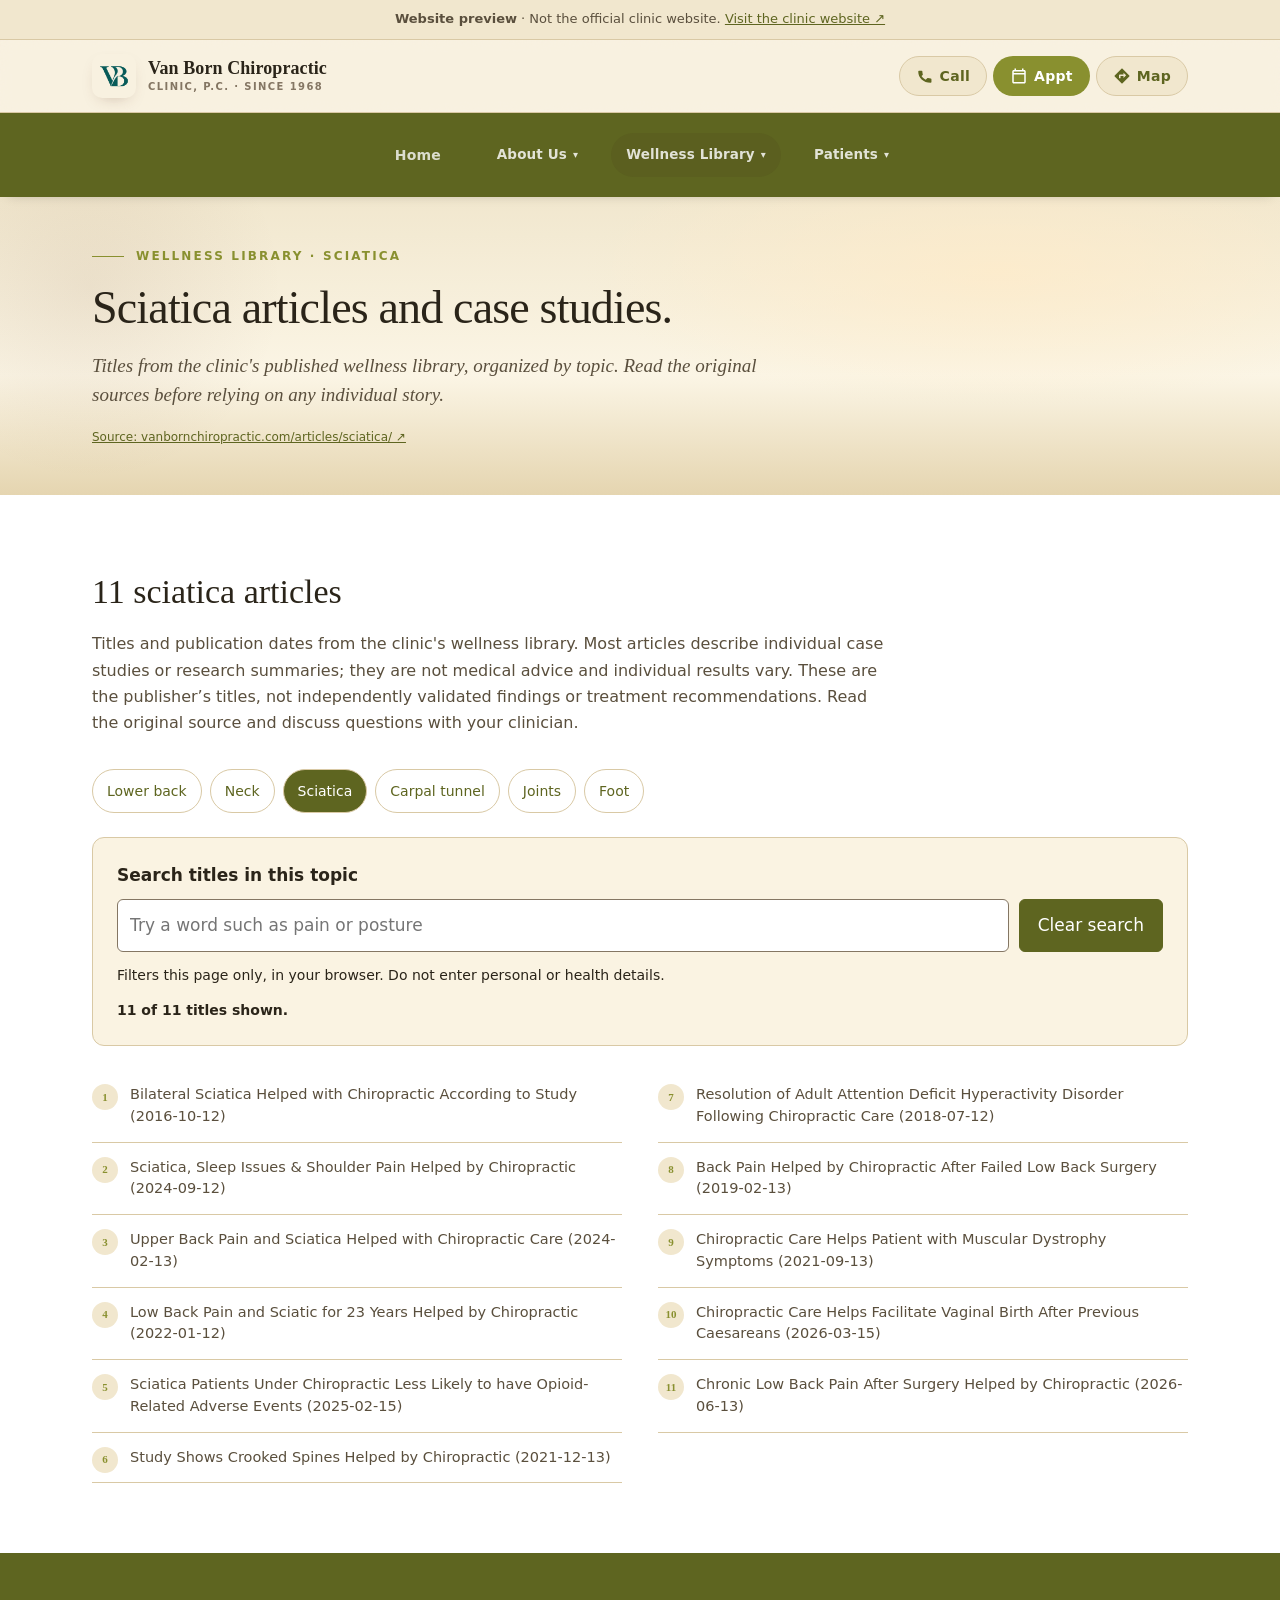
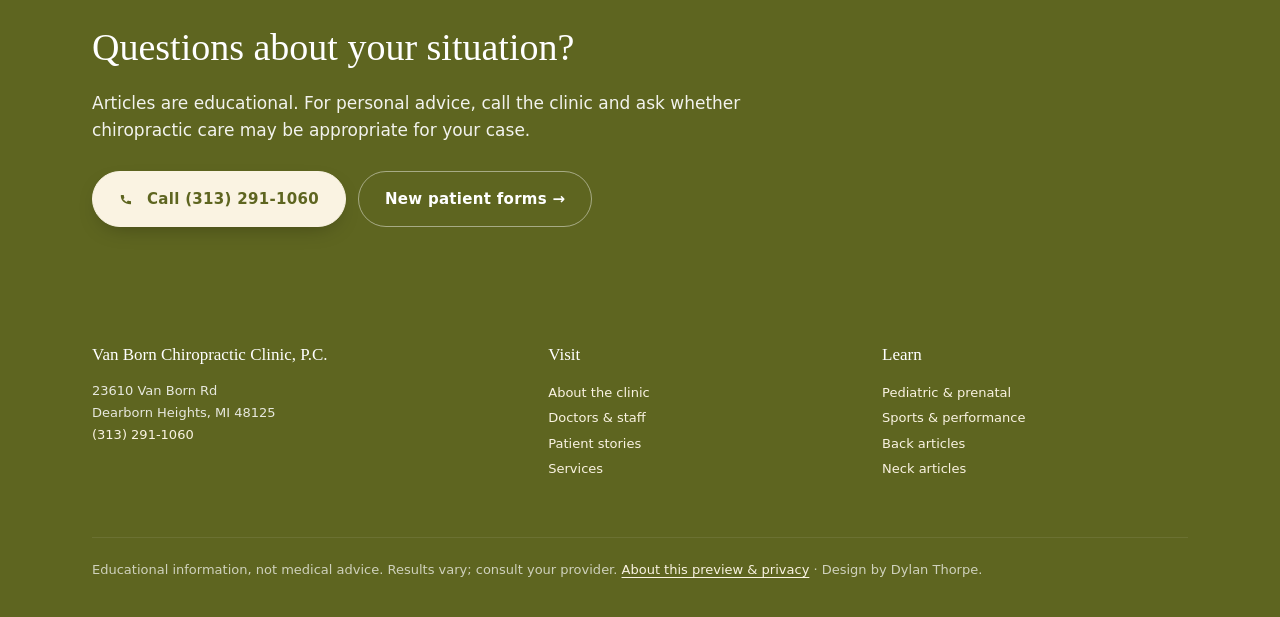
<file: library-sciatica.html>
<!DOCTYPE html>
<html lang="en">
<head>
<meta charset="UTF-8" />
<meta name="viewport" content="width=device-width, initial-scale=1, viewport-fit=cover" />
<meta name="theme-color" content="#0e6b5e" />
<meta name="robots" content="noindex, nofollow" />
<meta name="description" content="Articles and case studies about sciatica and chiropractic care from the Van Born Chiropractic Clinic wellness library." />
<meta property="og:title" content="Sciatica articles · Van Born Chiropractic — Preview" />
<meta property="og:description" content="Independent website preview; not the official clinic website." />
<meta property="og:type" content="website" />
<title>Sciatica articles · Van Born Chiropractic — Preview</title>
<link rel="icon" type="image/png" sizes="16x16" href="assets/favicon-16.png" />
<link rel="icon" type="image/png" sizes="32x32" href="assets/favicon-32.png" />
<link rel="icon" type="image/png" sizes="48x48" href="assets/favicon-48.png" />
<link rel="apple-touch-icon" sizes="180x180" href="assets/favicon-180.png" />
<link rel="stylesheet" href="assets/site.css" />
<script type="application/ld+json">
{
  "@context": "https://schema.org",
  "@type": "CollectionPage",
  "name": "Sciatica articles — Van Born Chiropractic — Preview",
  "description": "Independent website preview; not the official clinic website.",
  "about": {
    "@type": "MedicalClinic",
    "name": "Van Born Chiropractic Clinic, P.C.",
    "url": "https://www.vanbornchiropractic.com/"
  }
}
</script>
<script src="assets/site.js" defer></script>
</head>
<body class="theme-autumn" data-page="library">
<a class="skip-link" href="#main">Skip to main content</a>
<aside class="demo-banner"><strong>Website preview</strong> · Not the official clinic website. <a href="https://www.vanbornchiropractic.com/">Visit the clinic website ↗</a></aside>
<header class="top">
  <div class="wrap">
    <a class="brand" href="index.html" aria-label="Van Born Chiropractic, home">
      <img class="mark" src="assets/v-monogram-final.png" alt="Van Born Chiropractic" width="44" height="44" />
      <span class="name">Van Born Chiropractic<small>Clinic, P.C. · Since 1968</small></span>
    </a>
    <nav class="header-icons" aria-label="Primary actions">
      <a class="hi" href="tel:+13132911060" aria-label="Call the clinic">
        <svg viewBox="0 0 24 24" aria-hidden="true"><path fill="currentColor" d="M6.6 10.8c1.4 2.7 3.6 4.9 6.3 6.3l2.1-2.1c.3-.3.7-.4 1-.2 1.1.4 2.4.6 3.6.6.6 0 1 .4 1 1V20c0 .6-.4 1-1 1C9.6 21 3 14.4 3 6c0-.6.4-1 1-1h3.5c.6 0 1 .4 1 1 0 1.3.2 2.5.6 3.6.1.4 0 .7-.2 1l-2.3 2.2z"/></svg>
        <span>Call</span>
      </a>
      <a class="hi primary" href="index.html#book" aria-label="Appointment information">
        <svg viewBox="0 0 24 24" aria-hidden="true"><path fill="currentColor" d="M19 4h-1V2h-2v2H8V2H6v2H5c-1.1 0-2 .9-2 2v14c0 1.1.9 2 2 2h14c1.1 0 2-.9 2-2V6c0-1.1-.9-2-2-2zm0 16H5V10h14v10zM5 8V6h14v2H5z"/></svg>
        <span>Appt</span>
      </a>
      <a class="hi" href="https://maps.google.com/?q=23610+Van+Born+Rd+Dearborn+Heights+MI+48125" rel="noopener" aria-label="Directions to the clinic">
        <svg viewBox="0 0 24 24" aria-hidden="true"><path fill="currentColor" d="M21.7 11.3l-9-9c-.4-.4-1-.4-1.4 0l-9 9c-.4.4-.4 1 0 1.4l9 9c.4.4 1 .4 1.4 0l9-9c.4-.4.4-1 0-1.4zM14 14.5V12h-4v3H8v-4c0-.6.4-1 1-1h5V7.5l3.5 3.5-3.5 3.5z"/></svg>
        <span>Map</span>
      </a>
    </nav>
  </div>
</header>
<nav class="topnav" aria-label="Sections">
    <div class="wrap">
      <a href="index.html#top" data-nav="home">Home</a>
      <div class="has-dropdown" data-nav="about">
        <a href="meet-the-doctors.html" class="topnav-trigger" aria-haspopup="true" aria-expanded="false">About Us <span class="caret" aria-hidden="true">▾</span></a>
        <ul class="dropdown" role="menu">
          <li role="none"><a role="menuitem" href="meet-the-doctors.html">Meet the Doctors</a></li>
          <li role="none"><a role="menuitem" href="patient-stories.html">Patient Stories</a></li>
        </ul>
      </div>
      <div class="has-dropdown" data-nav="library">
        <a href="library-sciatica.html" class="topnav-trigger" aria-haspopup="true" aria-expanded="false">Wellness Library <span class="caret" aria-hidden="true">▾</span></a>
        <ul class="dropdown" role="menu">
          <li role="none"><a role="menuitem" href="anatomy.html">Body region guide</a></li>
          <li role="none"><a role="menuitem" href="library-back.html">Back</a></li>
          <li role="none"><a role="menuitem" href="library-neck.html">Neck</a></li>
          <li role="none"><a role="menuitem" href="library-sciatica.html">Sciatica</a></li>
          <li role="none"><a role="menuitem" href="library-carpal.html">Carpal tunnel</a></li>
          <li role="none"><a role="menuitem" href="library-joints.html">Joints</a></li>
          <li role="none"><a role="menuitem" href="library-foot.html">Feet</a></li>
          <li role="none"><a role="menuitem" href="pediatric.html">Pediatric</a></li>
          <li role="none"><a role="menuitem" href="sports-performance.html">Sports &amp; performance</a></li>
        </ul>
      </div>
      <div class="has-dropdown" data-nav="patients">
        <a href="patient-resources.html" class="topnav-trigger" aria-haspopup="true" aria-expanded="false">Patients <span class="caret" aria-hidden="true">▾</span></a>
        <ul class="dropdown" role="menu">
          <li role="none"><a role="menuitem" href="patient-resources.html">Patient resources</a></li>
          <li role="none"><a role="menuitem" href="https://vanbornchiropractic.com/uploads/new-patient-forms-2023.pdf" target="_blank" rel="noopener">New patient forms (PDF)</a></li>
        </ul>
      </div>
    </div>
  </nav>

<main id="main" tabindex="-1">

<section class="hero small">
  <div class="wrap">
    <p class="eyebrow">Wellness Library · Sciatica</p>
    <h1>Sciatica articles and case studies.</h1>
    <p class="lede">Titles from the clinic's published wellness library, organized by topic. Read the original sources before relying on any individual story.</p>
    <p class="source-link"><a href="https://www.vanbornchiropractic.com/articles/sciatica/" rel="noopener">Source: vanbornchiropractic.com/articles/sciatica/ ↗</a></p>
  </div>
</section>

<section class="article-list">
  <div class="wrap">
    <h2>11 sciatica articles</h2>
    <p class="article-intro">Titles and publication dates from the clinic's wellness library. Most articles describe individual case studies or research summaries; they are not medical advice and individual results vary. These are the publisher’s titles, not independently validated findings or treatment recommendations. Read the original source and discuss questions with your clinician.</p>
    <nav class="library-topics" aria-label="Library topics"><a href="library-back.html">Lower back</a><a href="library-neck.html">Neck</a><a href="library-sciatica.html" aria-current="page">Sciatica</a><a href="library-carpal.html">Carpal tunnel</a><a href="library-joints.html">Joints</a><a href="library-foot.html">Foot</a></nav><div class="library-search" hidden><label for="library-search">Search titles in this topic</label><div class="search-row"><input type="search" id="library-search" autocomplete="off" maxlength="150" aria-describedby="search-help" aria-controls="article-titles" placeholder="Try a word such as pain or posture"><button type="button" id="library-reset">Clear search</button></div><p id="search-help">Filters this page only, in your browser. Do not enter personal or health details.</p><p id="library-results" role="status" aria-live="polite" aria-atomic="true"></p></div><ol class="article-titles" id="article-titles">
        <li>Bilateral Sciatica Helped with Chiropractic According to Study (2016-10-12)</li>
        <li>Sciatica, Sleep Issues & Shoulder Pain Helped by Chiropractic (2024-09-12)</li>
        <li>Upper Back Pain and Sciatica Helped with Chiropractic Care (2024-02-13)</li>
        <li>Low Back Pain and Sciatic for 23 Years Helped by Chiropractic (2022-01-12)</li>
        <li>Sciatica Patients Under Chiropractic Less Likely to have Opioid-Related Adverse Events (2025-02-15)</li>
        <li>Study Shows Crooked Spines Helped by Chiropractic (2021-12-13)</li>
        <li>Resolution of Adult Attention Deficit Hyperactivity Disorder Following Chiropractic Care (2018-07-12)</li>
        <li>Back Pain Helped by Chiropractic After Failed Low Back Surgery (2019-02-13)</li>
        <li>Chiropractic Care Helps Patient with Muscular Dystrophy Symptoms (2021-09-13)</li>
        <li>Chiropractic Care Helps Facilitate Vaginal Birth After Previous Caesareans (2026-03-15)</li>
        <li>Chronic Low Back Pain After Surgery Helped by Chiropractic (2026-06-13)</li>
    </ol>
  </div>
</section>

<section class="cta-strip">
  <div class="wrap">
    <h2>Questions about your situation?</h2>
    <p>Articles are educational. For personal advice, call the clinic and ask whether chiropractic care may be appropriate for your case.</p>
    <div class="ctas">
      <a class="btn primary" href="tel:+13132911060"><svg class="ico" viewBox="0 0 24 24" aria-hidden="true"><path d="M6.6 10.8c1.4 2.7 3.6 4.9 6.3 6.3l2.1-2.1c.3-.3.7-.4 1-.2 1.1.4 2.4.6 3.6.6.6 0 1 .4 1 1V20c0 .6-.4 1-1 1C9.6 21 3 14.4 3 6c0-.6.4-1 1-1h3.5c.6 0 1 .4 1 1 0 1.3.2 2.5.6 3.6.1.4 0 .7-.2 1l-2.3 2.2z"/></svg>Call (313) 291-1060</a>
      <a class="btn ghost" href="patient-resources.html">New patient forms →</a>
    </div>
  </div>
</section>

</main>

<footer>
  <div class="wrap">
    <div>
      <h4>Van Born Chiropractic Clinic, P.C.</h4>
      <p>23610 Van Born Rd<br/>Dearborn Heights, MI 48125<br/><a href="tel:+13132911060">(313) 291-1060</a></p>
    </div>
    <div>
      <h4>Visit</h4>
      <ul>
        <li><a href="index.html#about">About the clinic</a></li>
        <li><a href="meet-the-doctors.html">Doctors &amp; staff</a></li>
        <li><a href="patient-stories.html">Patient stories</a></li>
        <li><a href="services.html">Services</a></li>
      </ul>
    </div>
    <div>
      <h4>Learn</h4>
      <ul>
        <li><a href="pediatric.html">Pediatric &amp; prenatal</a></li>
        <li><a href="sports-performance.html">Sports &amp; performance</a></li>
        <li><a href="library-back.html">Back articles</a></li>
        <li><a href="library-neck.html">Neck articles</a></li>
      </ul>
    </div>
    <p class="small">Educational information, not medical advice. Results vary; consult your provider. <a href="index.html#privacy">About this preview &amp; privacy</a> · Design by Dylan Thorpe.</p>
  </div>
</footer>
</body>
</html>
</file>
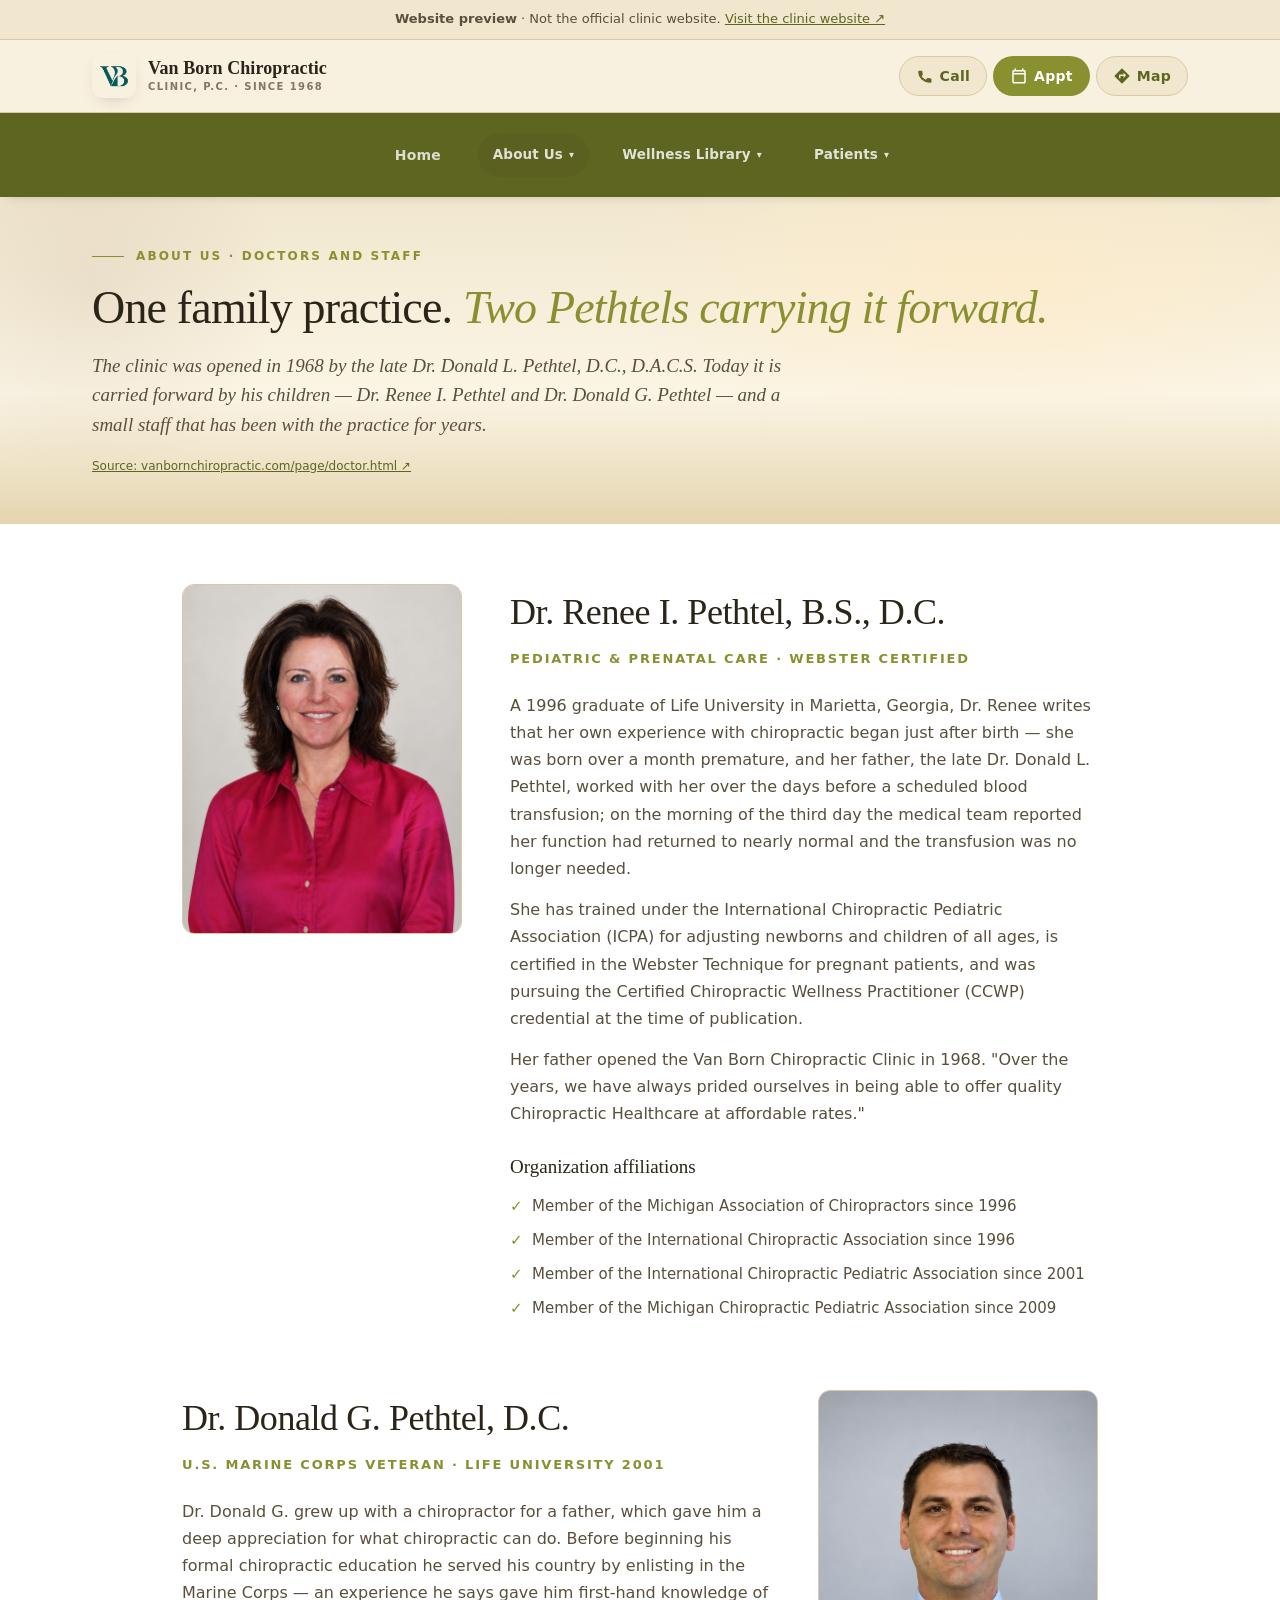
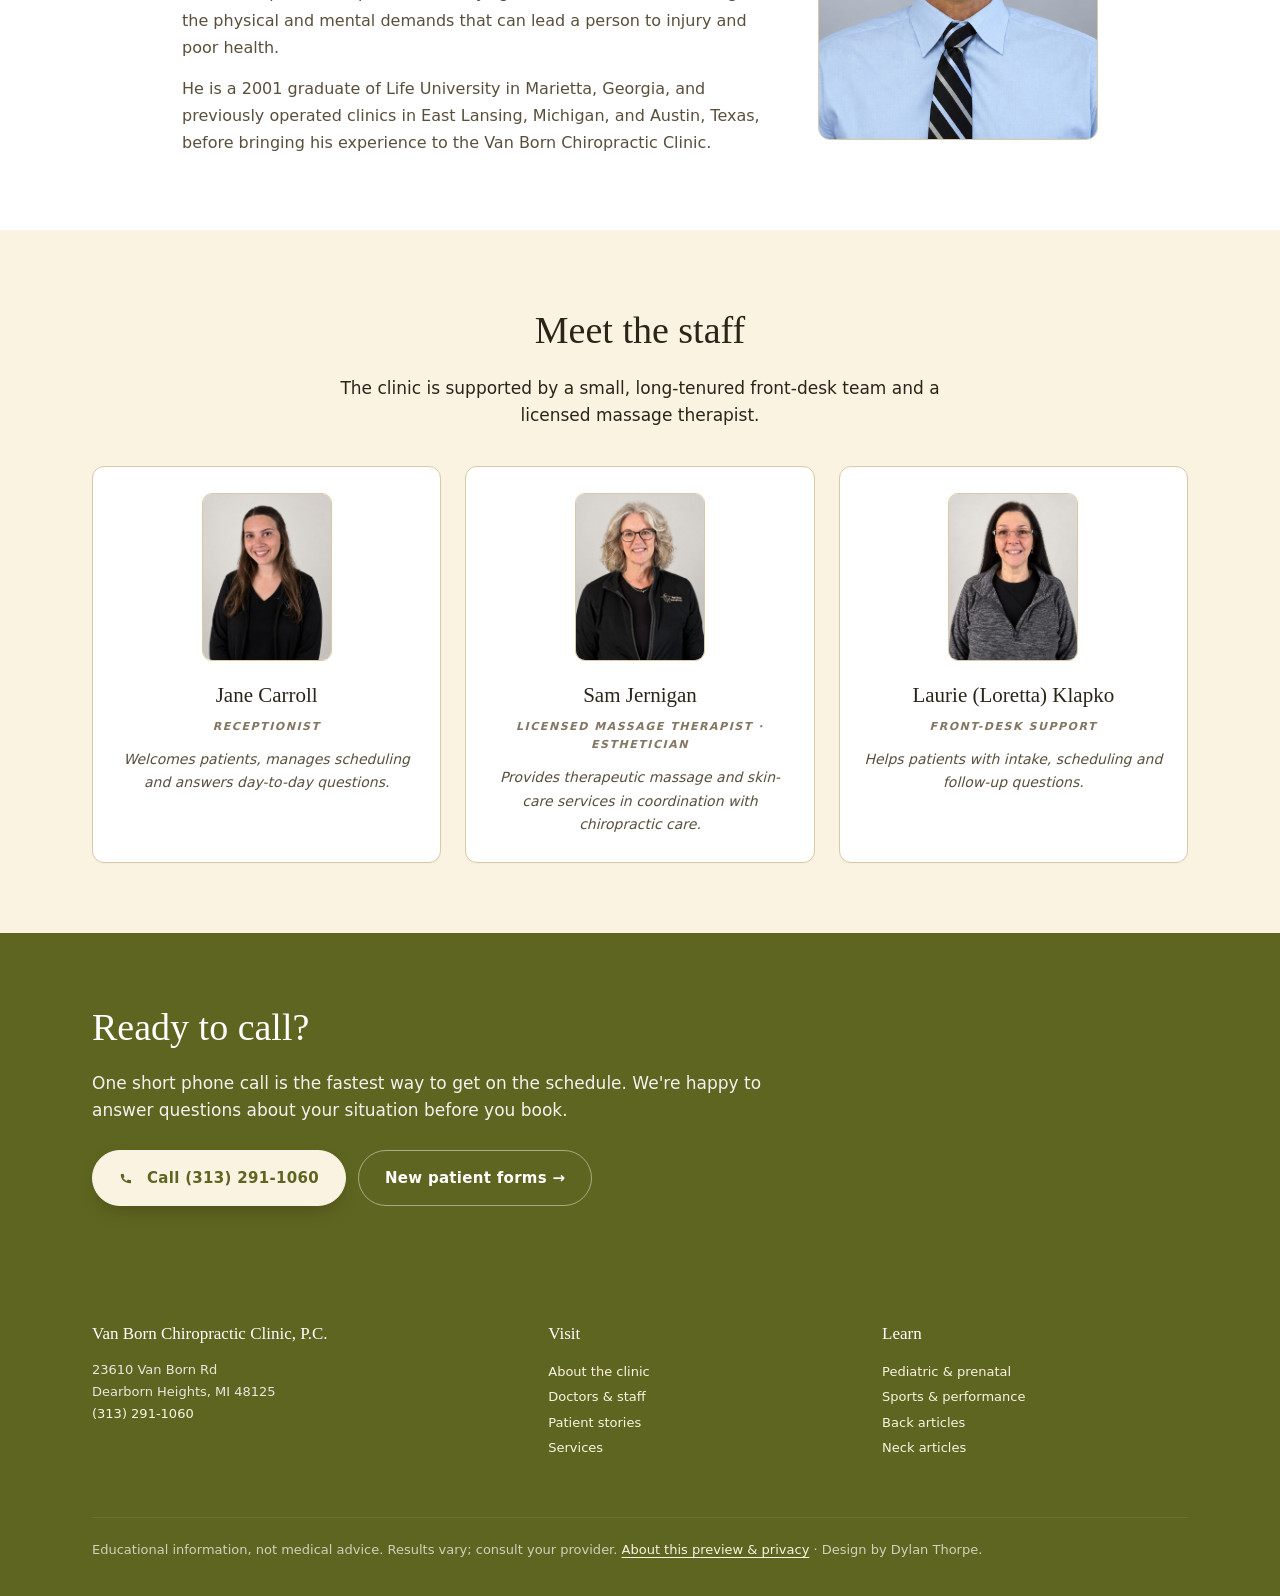
<file: meet-the-doctors.html>
<!DOCTYPE html>
<html lang="en">
<head>
<meta charset="UTF-8" />
<meta name="viewport" content="width=device-width, initial-scale=1, viewport-fit=cover" />
<meta name="theme-color" content="#0e6b5e" />
<meta name="robots" content="noindex, nofollow" />
<meta name="description" content="Meet Dr. Renee I. Pethtel and Dr. Donald G. Pethtel of Van Born Chiropractic Clinic, P.C. — bios, training and certifications." />
<meta property="og:title" content="Meet the Doctors · Van Born Chiropractic — Preview" />
<meta property="og:description" content="Independent website preview; not the official clinic website." />
<meta property="og:type" content="website" />
<title>Meet the Doctors · Van Born Chiropractic — Preview</title>
<link rel="icon" type="image/png" sizes="16x16" href="assets/favicon-16.png" />
<link rel="icon" type="image/png" sizes="32x32" href="assets/favicon-32.png" />
<link rel="icon" type="image/png" sizes="48x48" href="assets/favicon-48.png" />
<link rel="apple-touch-icon" sizes="180x180" href="assets/favicon-180.png" />
<link rel="stylesheet" href="assets/site.css" />
<script type="application/ld+json">
{
  "@context": "https://schema.org",
  "@type": "AboutPage",
  "name": "Meet the Doctors — Van Born Chiropractic — Preview",
  "description": "Independent website preview; not the official clinic website.",
  "about": {
    "@type": "MedicalClinic",
    "name": "Van Born Chiropractic Clinic, P.C.",
    "url": "https://www.vanbornchiropractic.com/",
    "foundingDate": "1968",
    "founder": { "@type": "Person", "name": "Donald L. Pethtel" }
  }
}
</script>
<script src="assets/site.js" defer></script>
</head>
<body class="theme-autumn" data-page="about">
<a class="skip-link" href="#main">Skip to main content</a>
<aside class="demo-banner"><strong>Website preview</strong> · Not the official clinic website. <a href="https://www.vanbornchiropractic.com/">Visit the clinic website ↗</a></aside>
<header class="top">
  <div class="wrap">
    <a class="brand" href="index.html" aria-label="Van Born Chiropractic, home">
      <img class="mark" src="assets/v-monogram-final.png" alt="Van Born Chiropractic" width="44" height="44" />
      <span class="name">Van Born Chiropractic<small>Clinic, P.C. · Since 1968</small></span>
    </a>
    <nav class="header-icons" aria-label="Primary actions">
      <a class="hi" href="tel:+13132911060" aria-label="Call the clinic">
        <svg viewBox="0 0 24 24" aria-hidden="true"><path fill="currentColor" d="M6.6 10.8c1.4 2.7 3.6 4.9 6.3 6.3l2.1-2.1c.3-.3.7-.4 1-.2 1.1.4 2.4.6 3.6.6.6 0 1 .4 1 1V20c0 .6-.4 1-1 1C9.6 21 3 14.4 3 6c0-.6.4-1 1-1h3.5c.6 0 1 .4 1 1 0 1.3.2 2.5.6 3.6.1.4 0 .7-.2 1l-2.3 2.2z"/></svg>
        <span>Call</span>
      </a>
      <a class="hi primary" href="index.html#book" aria-label="Appointment information">
        <svg viewBox="0 0 24 24" aria-hidden="true"><path fill="currentColor" d="M19 4h-1V2h-2v2H8V2H6v2H5c-1.1 0-2 .9-2 2v14c0 1.1.9 2 2 2h14c1.1 0 2-.9 2-2V6c0-1.1-.9-2-2-2zm0 16H5V10h14v10zM5 8V6h14v2H5z"/></svg>
        <span>Appt</span>
      </a>
      <a class="hi" href="https://maps.google.com/?q=23610+Van+Born+Rd+Dearborn+Heights+MI+48125" rel="noopener" aria-label="Directions to the clinic">
        <svg viewBox="0 0 24 24" aria-hidden="true"><path fill="currentColor" d="M21.7 11.3l-9-9c-.4-.4-1-.4-1.4 0l-9 9c-.4.4-.4 1 0 1.4l9 9c.4.4 1 .4 1.4 0l9-9c.4-.4.4-1 0-1.4zM14 14.5V12h-4v3H8v-4c0-.6.4-1 1-1h5V7.5l3.5 3.5-3.5 3.5z"/></svg>
        <span>Map</span>
      </a>
    </nav>
  </div>
</header>
<nav class="topnav" aria-label="Sections">
    <div class="wrap">
      <a href="index.html#top" data-nav="home">Home</a>
      <div class="has-dropdown" data-nav="about">
        <a href="meet-the-doctors.html" class="topnav-trigger" aria-haspopup="true" aria-expanded="false">About Us <span class="caret" aria-hidden="true">▾</span></a>
        <ul class="dropdown" role="menu">
          <li role="none"><a role="menuitem" href="meet-the-doctors.html">Meet the Doctors</a></li>
          <li role="none"><a role="menuitem" href="patient-stories.html">Patient Stories</a></li>
        </ul>
      </div>
      <div class="has-dropdown" data-nav="library">
        <a href="anatomy.html" class="topnav-trigger" aria-haspopup="true" aria-expanded="false">Wellness Library <span class="caret" aria-hidden="true">▾</span></a>
        <ul class="dropdown" role="menu">
          <li role="none"><a role="menuitem" href="anatomy.html">Body region guide</a></li>
          <li role="none"><a role="menuitem" href="library-back.html">Back</a></li>
          <li role="none"><a role="menuitem" href="library-neck.html">Neck</a></li>
          <li role="none"><a role="menuitem" href="library-sciatica.html">Sciatica</a></li>
          <li role="none"><a role="menuitem" href="library-carpal.html">Carpal tunnel</a></li>
          <li role="none"><a role="menuitem" href="library-joints.html">Joints</a></li>
          <li role="none"><a role="menuitem" href="library-foot.html">Feet</a></li>
          <li role="none"><a role="menuitem" href="pediatric.html">Pediatric</a></li>
          <li role="none"><a role="menuitem" href="sports-performance.html">Sports &amp; performance</a></li>
        </ul>
      </div>
      <div class="has-dropdown" data-nav="patients">
        <a href="patient-resources.html" class="topnav-trigger" aria-haspopup="true" aria-expanded="false">Patients <span class="caret" aria-hidden="true">▾</span></a>
        <ul class="dropdown" role="menu">
          <li role="none"><a role="menuitem" href="patient-resources.html">Patient resources</a></li>
          <li role="none"><a role="menuitem" href="https://vanbornchiropractic.com/uploads/new-patient-forms-2023.pdf" target="_blank" rel="noopener">New patient forms (PDF)</a></li>
        </ul>
      </div>
    </div>
  </nav>

<main id="main" tabindex="-1">

<section class="hero small">
  <div class="wrap">
    <p class="eyebrow">About Us · Doctors and Staff</p>
    <h1>One family practice. <em>Two Pethtels carrying it forward.</em></h1>
    <p class="lede">The clinic was opened in 1968 by the late Dr. Donald L. Pethtel, D.C., D.A.C.S. Today it is carried forward by his children — Dr. Renee I. Pethtel and Dr. Donald G. Pethtel — and a small staff that has been with the practice for years.</p>
    <p class="source-link"><a href="https://www.vanbornchiropractic.com/page/doctor.html" rel="noopener">Source: vanbornchiropractic.com/page/doctor.html ↗</a></p>
  </div>
</section>

<section class="bio">
  <div class="wrap">
    <article class="bio-card">
      <img src="assets/renee-final.jpg" alt="Dr. Renee I. Pethtel, B.S., D.C." width="1122" height="1402" />
      <div class="bio-body">
        <h2>Dr. Renee I. Pethtel, B.S., D.C.</h2>
        <p class="bio-title">Pediatric &amp; Prenatal Care · Webster Certified</p>
        <p>A 1996 graduate of Life University in Marietta, Georgia, Dr. Renee writes that her own experience with chiropractic began just after birth — she was born over a month premature, and her father, the late Dr. Donald L. Pethtel, worked with her over the days before a scheduled blood transfusion; on the morning of the third day the medical team reported her function had returned to nearly normal and the transfusion was no longer needed.</p>
        <p>She has trained under the International Chiropractic Pediatric Association (ICPA) for adjusting newborns and children of all ages, is certified in the Webster Technique for pregnant patients, and was pursuing the Certified Chiropractic Wellness Practitioner (CCWP) credential at the time of publication.</p>
        <p>Her father opened the Van Born Chiropractic Clinic in 1968. "Over the years, we have always prided ourselves in being able to offer quality Chiropractic Healthcare at affordable rates."</p>
        <h3>Organization affiliations</h3>
        <ul class="affil">
          <li>Member of the Michigan Association of Chiropractors since 1996</li>
          <li>Member of the International Chiropractic Association since 1996</li>
          <li>Member of the International Chiropractic Pediatric Association since 2001</li>
          <li>Member of the Michigan Chiropractic Pediatric Association since 2009</li>
        </ul>
      </div>
    </article>

    <article class="bio-card reverse">
      <img src="assets/donald-portrait.jpg" alt="Dr. Donald G. Pethtel, D.C." width="1415" height="1111" loading="lazy" />
      <div class="bio-body">
        <h2>Dr. Donald G. Pethtel, D.C.</h2>
        <p class="bio-title">U.S. Marine Corps Veteran · Life University 2001</p>
        <p>Dr. Donald G. grew up with a chiropractor for a father, which gave him a deep appreciation for what chiropractic can do. Before beginning his formal chiropractic education he served his country by enlisting in the Marine Corps — an experience he says gave him first-hand knowledge of the physical and mental demands that can lead a person to injury and poor health.</p>
        <p>He is a 2001 graduate of Life University in Marietta, Georgia, and previously operated clinics in East Lansing, Michigan, and Austin, Texas, before bringing his experience to the Van Born Chiropractic Clinic.</p>
      </div>
    </article>
  </div>
</section>

<section class="staff-cards" aria-labelledby="staff-h">
  <div class="wrap">
    <h2 id="staff-h">Meet the staff</h2>
    <p class="lede center">The clinic is supported by a small, long-tenured front-desk team and a licensed massage therapist.</p>
    <div class="staff-grid">
      <article class="staff-card">
        <img src="assets/jane-final.jpg" alt="Jane Carroll, receptionist" class="staff-headshot" width="1122" height="1402" />
        <h3>Jane Carroll</h3>
        <p class="staff-role">Receptionist</p>
        <p>Welcomes patients, manages scheduling and answers day-to-day questions.</p>
      </article>
      <article class="staff-card">
        <img src="assets/sam-final.jpg" alt="Sam Jernigan, Licensed Massage Therapist" class="staff-headshot" width="1122" height="1402" />
        <h3>Sam Jernigan</h3>
        <p class="staff-role">Licensed Massage Therapist · Esthetician</p>
        <p>Provides therapeutic massage and skin-care services in coordination with chiropractic care.</p>
      </article>
      <article class="staff-card">
        <img src="assets/loretta-final.jpg" alt="Laurie (Loretta) Klapko, patient support" class="staff-headshot" width="1122" height="1402" />
        <h3>Laurie (Loretta) Klapko</h3>
        <p class="staff-role">Front-desk support</p>
        <p>Helps patients with intake, scheduling and follow-up questions.</p>
      </article>
    </div>
  </div>
</section>

<section class="cta-strip">
  <div class="wrap">
    <h2>Ready to call?</h2>
    <p>One short phone call is the fastest way to get on the schedule. We're happy to answer questions about your situation before you book.</p>
    <div class="ctas">
      <a class="btn primary" href="tel:+13132911060"><svg class="ico" viewBox="0 0 24 24" aria-hidden="true"><path d="M6.6 10.8c1.4 2.7 3.6 4.9 6.3 6.3l2.1-2.1c.3-.3.7-.4 1-.2 1.1.4 2.4.6 3.6.6.6 0 1 .4 1 1V20c0 .6-.4 1-1 1C9.6 21 3 14.4 3 6c0-.6.4-1 1-1h3.5c.6 0 1 .4 1 1 0 1.3.2 2.5.6 3.6.1.4 0 .7-.2 1l-2.3 2.2z"/></svg>Call (313) 291-1060</a>
      <a class="btn ghost" href="patient-resources.html">New patient forms →</a>
    </div>
  </div>
</section>

</main>

<footer>
  <div class="wrap">
    <div>
      <h4>Van Born Chiropractic Clinic, P.C.</h4>
      <p>23610 Van Born Rd<br/>Dearborn Heights, MI 48125<br/><a href="tel:+13132911060">(313) 291-1060</a></p>
    </div>
    <div>
      <h4>Visit</h4>
      <ul>
        <li><a href="index.html#about">About the clinic</a></li>
        <li><a href="meet-the-doctors.html">Doctors &amp; staff</a></li>
        <li><a href="patient-stories.html">Patient stories</a></li>
        <li><a href="services.html">Services</a></li>
      </ul>
    </div>
    <div>
      <h4>Learn</h4>
      <ul>
        <li><a href="pediatric.html">Pediatric &amp; prenatal</a></li>
        <li><a href="sports-performance.html">Sports &amp; performance</a></li>
        <li><a href="library-back.html">Back articles</a></li>
        <li><a href="library-neck.html">Neck articles</a></li>
      </ul>
    </div>
    <p class="small">Educational information, not medical advice. Results vary; consult your provider. <a href="index.html#privacy">About this preview &amp; privacy</a> · Design by Dylan Thorpe.</p>
  </div>
</footer>
</body>
</html>
</file>
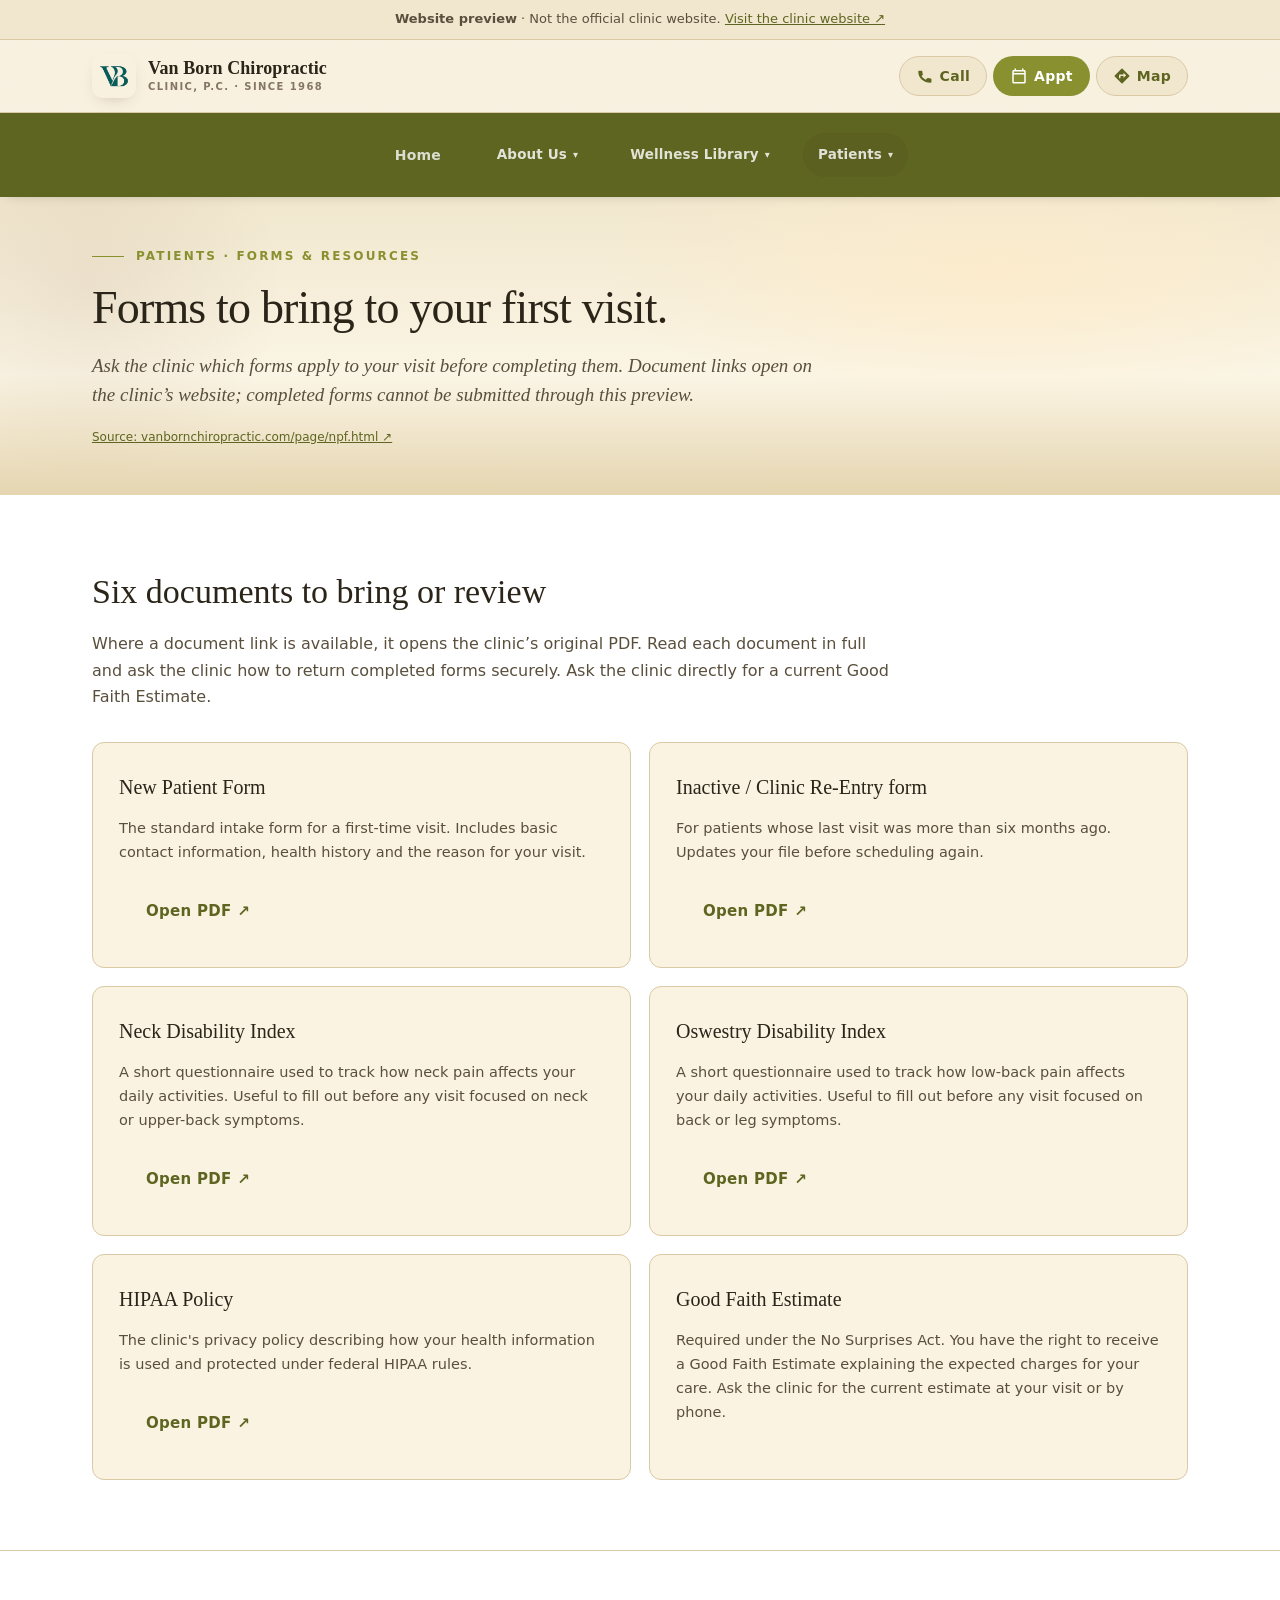
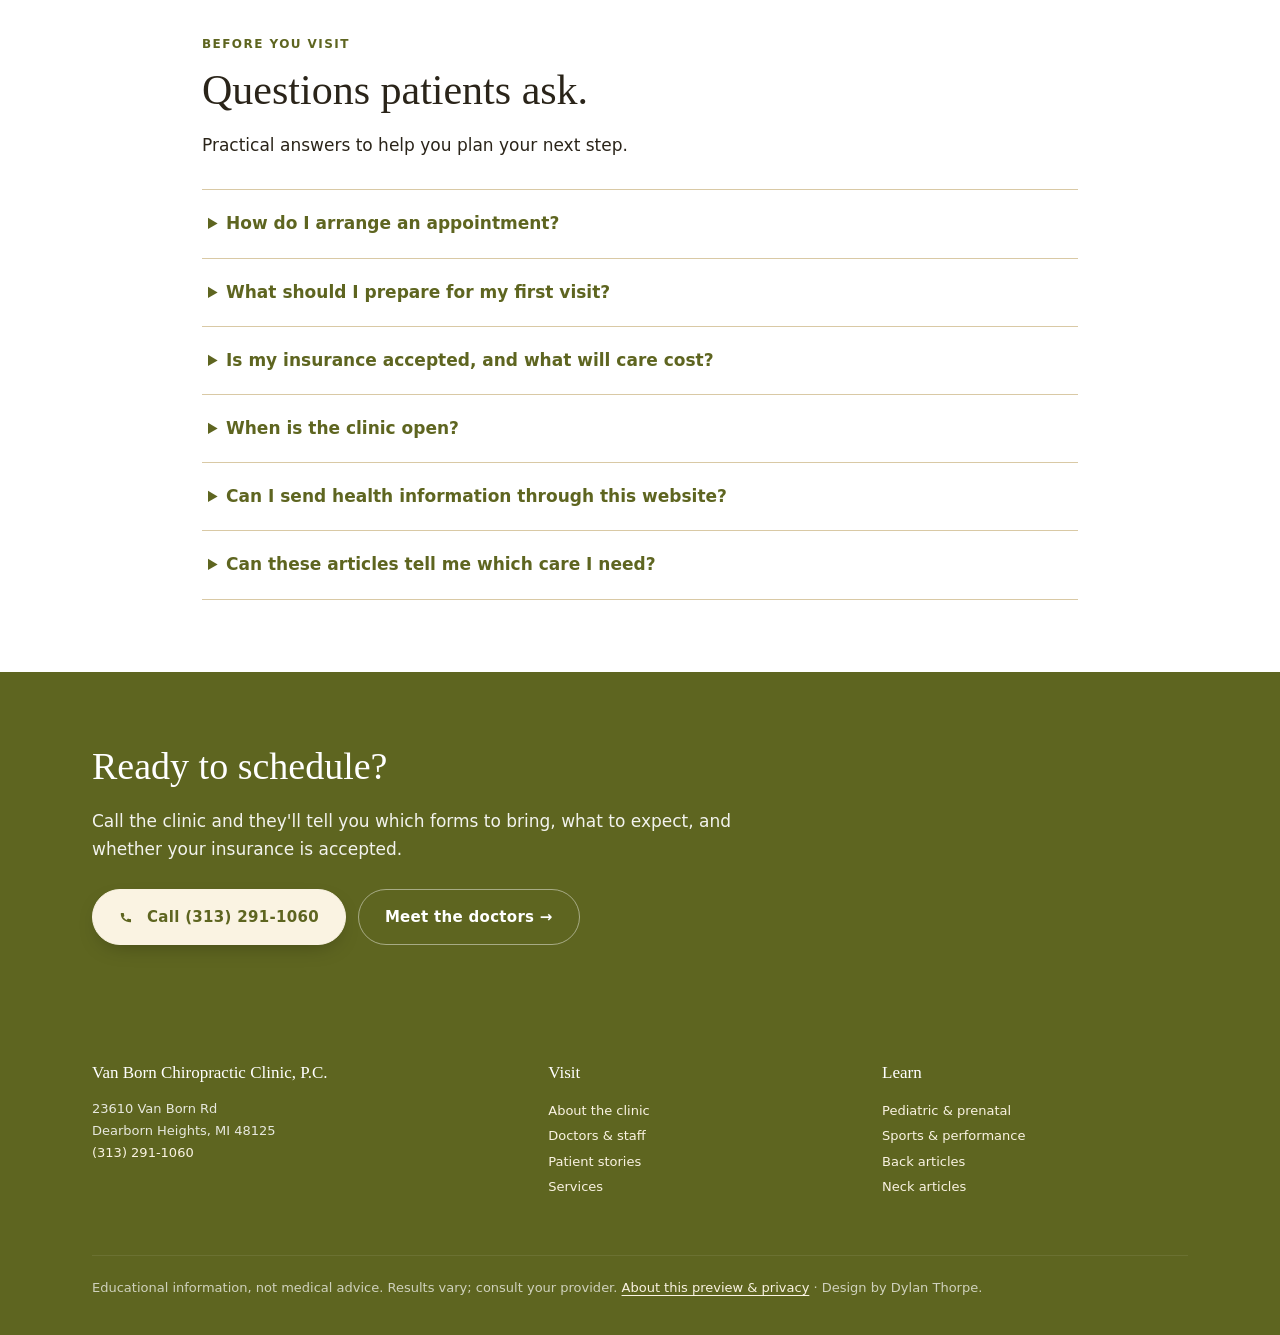
<file: patient-resources.html>
<!DOCTYPE html>
<html lang="en">
<head>
<meta charset="UTF-8" />
<meta name="viewport" content="width=device-width, initial-scale=1, viewport-fit=cover" />
<meta name="theme-color" content="#0e6b5e" />
<meta name="robots" content="noindex, nofollow" />
<meta name="description" content="New patient forms and clinic resources for Van Born Chiropractic Clinic, P.C. HIPAA policy, Good Faith Estimate, disability questionnaires." />
<meta property="og:title" content="Patient resources · Van Born Chiropractic — Preview" />
<meta property="og:description" content="Independent website preview; not the official clinic website." />
<meta property="og:type" content="website" />
<title>Patient resources · Van Born Chiropractic — Preview</title>
<link rel="icon" type="image/png" sizes="16x16" href="assets/favicon-16.png" />
<link rel="icon" type="image/png" sizes="32x32" href="assets/favicon-32.png" />
<link rel="icon" type="image/png" sizes="48x48" href="assets/favicon-48.png" />
<link rel="apple-touch-icon" sizes="180x180" href="assets/favicon-180.png" />
<link rel="stylesheet" href="assets/site.css" />
<script type="application/ld+json">
{
  "@context": "https://schema.org",
  "@type": "WebPage",
  "name": "Patient resources — Van Born Chiropractic — Preview",
  "description": "Independent website preview; not the official clinic website.",
  "about": { "@type": "MedicalClinic", "name": "Van Born Chiropractic Clinic, P.C.", "url": "https://www.vanbornchiropractic.com/" }
}
</script>
<script src="assets/site.js" defer></script>
</head>
<body class="theme-autumn" data-page="patients">
<a class="skip-link" href="#main">Skip to main content</a>
<aside class="demo-banner"><strong>Website preview</strong> · Not the official clinic website. <a href="https://www.vanbornchiropractic.com/">Visit the clinic website ↗</a></aside>
<header class="top">
  <div class="wrap">
    <a class="brand" href="index.html" aria-label="Van Born Chiropractic, home">
      <img class="mark" src="assets/v-monogram-final.png" alt="Van Born Chiropractic" width="44" height="44" />
      <span class="name">Van Born Chiropractic<small>Clinic, P.C. · Since 1968</small></span>
    </a>
    <nav class="header-icons" aria-label="Primary actions">
      <a class="hi" href="tel:+13132911060" aria-label="Call the clinic">
        <svg viewBox="0 0 24 24" aria-hidden="true"><path fill="currentColor" d="M6.6 10.8c1.4 2.7 3.6 4.9 6.3 6.3l2.1-2.1c.3-.3.7-.4 1-.2 1.1.4 2.4.6 3.6.6.6 0 1 .4 1 1V20c0 .6-.4 1-1 1C9.6 21 3 14.4 3 6c0-.6.4-1 1-1h3.5c.6 0 1 .4 1 1 0 1.3.2 2.5.6 3.6.1.4 0 .7-.2 1l-2.3 2.2z"/></svg>
        <span>Call</span>
      </a>
      <a class="hi primary" href="index.html#book" aria-label="Appointment information">
        <svg viewBox="0 0 24 24" aria-hidden="true"><path fill="currentColor" d="M19 4h-1V2h-2v2H8V2H6v2H5c-1.1 0-2 .9-2 2v14c0 1.1.9 2 2 2h14c1.1 0 2-.9 2-2V6c0-1.1-.9-2-2-2zm0 16H5V10h14v10zM5 8V6h14v2H5z"/></svg>
        <span>Appt</span>
      </a>
      <a class="hi" href="https://maps.google.com/?q=23610+Van+Born+Rd+Dearborn+Heights+MI+48125" rel="noopener" aria-label="Directions to the clinic">
        <svg viewBox="0 0 24 24" aria-hidden="true"><path fill="currentColor" d="M21.7 11.3l-9-9c-.4-.4-1-.4-1.4 0l-9 9c-.4.4-.4 1 0 1.4l9 9c.4.4 1 .4 1.4 0l9-9c.4-.4.4-1 0-1.4zM14 14.5V12h-4v3H8v-4c0-.6.4-1 1-1h5V7.5l3.5 3.5-3.5 3.5z"/></svg>
        <span>Map</span>
      </a>
    </nav>
  </div>
</header>
<nav class="topnav" aria-label="Sections">
    <div class="wrap">
      <a href="index.html#top" data-nav="home">Home</a>
      <div class="has-dropdown" data-nav="about">
        <a href="meet-the-doctors.html" class="topnav-trigger" aria-haspopup="true" aria-expanded="false">About Us <span class="caret" aria-hidden="true">▾</span></a>
        <ul class="dropdown" role="menu">
          <li role="none"><a role="menuitem" href="meet-the-doctors.html">Meet the Doctors</a></li>
          <li role="none"><a role="menuitem" href="patient-stories.html">Patient Stories</a></li>
        </ul>
      </div>
      <div class="has-dropdown" data-nav="library">
        <a href="anatomy.html" class="topnav-trigger" aria-haspopup="true" aria-expanded="false">Wellness Library <span class="caret" aria-hidden="true">▾</span></a>
        <ul class="dropdown" role="menu">
          <li role="none"><a role="menuitem" href="anatomy.html">Body region guide</a></li>
          <li role="none"><a role="menuitem" href="library-back.html">Back</a></li>
          <li role="none"><a role="menuitem" href="library-neck.html">Neck</a></li>
          <li role="none"><a role="menuitem" href="library-sciatica.html">Sciatica</a></li>
          <li role="none"><a role="menuitem" href="library-carpal.html">Carpal tunnel</a></li>
          <li role="none"><a role="menuitem" href="library-joints.html">Joints</a></li>
          <li role="none"><a role="menuitem" href="library-foot.html">Feet</a></li>
          <li role="none"><a role="menuitem" href="pediatric.html">Pediatric</a></li>
          <li role="none"><a role="menuitem" href="sports-performance.html">Sports &amp; performance</a></li>
        </ul>
      </div>
      <div class="has-dropdown" data-nav="patients">
        <a href="patient-resources.html" class="topnav-trigger" aria-haspopup="true" aria-expanded="false">Patients <span class="caret" aria-hidden="true">▾</span></a>
        <ul class="dropdown" role="menu">
          <li role="none"><a role="menuitem" href="patient-resources.html">Patient resources</a></li>
          <li role="none"><a role="menuitem" href="https://vanbornchiropractic.com/uploads/new-patient-forms-2023.pdf" target="_blank" rel="noopener">New patient forms (PDF)</a></li>
        </ul>
      </div>
    </div>
  </nav>

<main id="main" tabindex="-1">

<section class="hero small">
  <div class="wrap">
    <p class="eyebrow">Patients · Forms &amp; Resources</p>
    <h1>Forms to bring to your first visit.</h1>
    <p class="lede">Ask the clinic which forms apply to your visit before completing them. Document links open on the clinic’s website; completed forms cannot be submitted through this preview.</p>
    <p class="source-link"><a href="https://www.vanbornchiropractic.com/page/npf.html" rel="noopener">Source: vanbornchiropractic.com/page/npf.html ↗</a></p>
  </div>
</section>

<section class="resource-list">
  <div class="wrap">
    <h2>Six documents to bring or review</h2>
    <p class="article-intro">Where a document link is available, it opens the clinic’s original PDF. Read each document in full and ask the clinic how to return completed forms securely. Ask the clinic directly for a current Good Faith Estimate.</p>
    <ol class="resource-cards">

      <li class="resource-card">
        <h3>New Patient Form</h3>
        <p>The standard intake form for a first-time visit. Includes basic contact information, health history and the reason for your visit.</p>
        <a class="btn ghost" href="https://vanbornchiropractic.com/uploads/new-patient-forms-2023.pdf" rel="noopener">Open PDF ↗</a>
      </li>

      <li class="resource-card">
        <h3>Inactive / Clinic Re-Entry form</h3>
        <p>For patients whose last visit was more than six months ago. Updates your file before scheduling again.</p>
        <a class="btn ghost" href="https://vanbornchiropractic.com/uploads/inactive-clinic-re-entry-form.pdf" rel="noopener">Open PDF ↗</a>
      </li>

      <li class="resource-card">
        <h3>Neck Disability Index</h3>
        <p>A short questionnaire used to track how neck pain affects your daily activities. Useful to fill out before any visit focused on neck or upper-back symptoms.</p>
        <a class="btn ghost" href="https://vanbornchiropractic.com/uploads/van_neck_disability_index.pdf" rel="noopener">Open PDF ↗</a>
      </li>

      <li class="resource-card">
        <h3>Oswestry Disability Index</h3>
        <p>A short questionnaire used to track how low-back pain affects your daily activities. Useful to fill out before any visit focused on back or leg symptoms.</p>
        <a class="btn ghost" href="https://vanbornchiropractic.com/uploads/van_oswestry_disability_index.pdf" rel="noopener">Open PDF ↗</a>
      </li>

      <li class="resource-card">
        <h3>HIPAA Policy</h3>
        <p>The clinic's privacy policy describing how your health information is used and protected under federal HIPAA rules.</p>
        <a class="btn ghost" href="https://vanbornchiropractic.com/uploads/vanborn-chiropractic-HIPPA.pdf" rel="noopener">Open PDF ↗</a>
      </li>

      <li class="resource-card">
        <h3>Good Faith Estimate</h3>
        <p>Required under the No Surprises Act. You have the right to receive a Good Faith Estimate explaining the expected charges for your care. Ask the clinic for the current estimate at your visit or by phone.</p>
      </li>

    </ol>
  </div>
</section>

<section class="patient-faq" id="patient-faq"><div class="wrap"><p class="section-eyebrow">Before you visit</p><h2>Questions patients ask.</h2><p>Practical answers to help you plan your next step.</p><div class="faq-list"><details><summary>How do I arrange an appointment?</summary><p>Call <a href="tel:+13132911060">(313) 291-1060</a> to ask about availability. This preview cannot request, reserve or confirm an appointment.</p></details><details><summary>What should I prepare for my first visit?</summary><p>Ask the clinic which forms to complete and what documents to bring. Prepare your questions and a list of medications and prior care to discuss directly with your clinician. <a href="patient-resources.html">View patient resources</a>.</p></details><details><summary>Is my insurance accepted, and what will care cost?</summary><p>Fees, insurance participation and individual coverage need to be confirmed directly with the clinic and your insurer. Ask about expected charges before deciding on care. This site does not quote prices or guarantee coverage.</p></details><details><summary>When is the clinic open?</summary><p>The clinic publishes Monday, Wednesday, Thursday and Friday hours of 9:00 AM–6:00 PM, and 9:00 AM–12:00 PM on the 1st, 3rd and 5th Saturdays when applicable. Sunday and Tuesday are listed as closed. All times are local (Eastern). Call to confirm holiday hours and appointment availability. <a href="index.html#contact">View hours and directions</a>.</p></details><details><summary>Can I send health information through this website?</summary><p>No. There is no intake form or patient portal here. Contact the clinic about an appropriate way to share health, insurance or payment information. <a href="index.html#privacy">Read about this preview and privacy</a>.</p></details><details><summary>Can these articles tell me which care I need?</summary><p>No. Library titles and patient experiences are not a diagnosis or a promise of results. Ask a qualified clinician about your symptoms and care options. For a medical emergency, call 911 rather than waiting for a clinic response.</p></details></div></div></section>

<section class="cta-strip">
  <div class="wrap">
    <h2>Ready to schedule?</h2>
    <p>Call the clinic and they'll tell you which forms to bring, what to expect, and whether your insurance is accepted.</p>
    <div class="ctas">
      <a class="btn primary" href="tel:+13132911060"><svg class="ico" viewBox="0 0 24 24" aria-hidden="true"><path d="M6.6 10.8c1.4 2.7 3.6 4.9 6.3 6.3l2.1-2.1c.3-.3.7-.4 1-.2 1.1.4 2.4.6 3.6.6.6 0 1 .4 1 1V20c0 .6-.4 1-1 1C9.6 21 3 14.4 3 6c0-.6.4-1 1-1h3.5c.6 0 1 .4 1 1 0 1.3.2 2.5.6 3.6.1.4 0 .7-.2 1l-2.3 2.2z"/></svg>Call (313) 291-1060</a>
      <a class="btn ghost" href="meet-the-doctors.html">Meet the doctors →</a>
    </div>
  </div>
</section>

</main>

<footer>
  <div class="wrap">
    <div>
      <h4>Van Born Chiropractic Clinic, P.C.</h4>
      <p>23610 Van Born Rd<br/>Dearborn Heights, MI 48125<br/><a href="tel:+13132911060">(313) 291-1060</a></p>
    </div>
    <div>
      <h4>Visit</h4>
      <ul>
        <li><a href="index.html#about">About the clinic</a></li>
        <li><a href="meet-the-doctors.html">Doctors &amp; staff</a></li>
        <li><a href="patient-stories.html">Patient stories</a></li>
        <li><a href="services.html">Services</a></li>
      </ul>
    </div>
    <div>
      <h4>Learn</h4>
      <ul>
        <li><a href="pediatric.html">Pediatric &amp; prenatal</a></li>
        <li><a href="sports-performance.html">Sports &amp; performance</a></li>
        <li><a href="library-back.html">Back articles</a></li>
        <li><a href="library-neck.html">Neck articles</a></li>
      </ul>
    </div>
    <p class="small">Educational information, not medical advice. Results vary; consult your provider. <a href="index.html#privacy">About this preview &amp; privacy</a> · Design by Dylan Thorpe.</p>
  </div>
</footer>
</body>
</html>
</file>
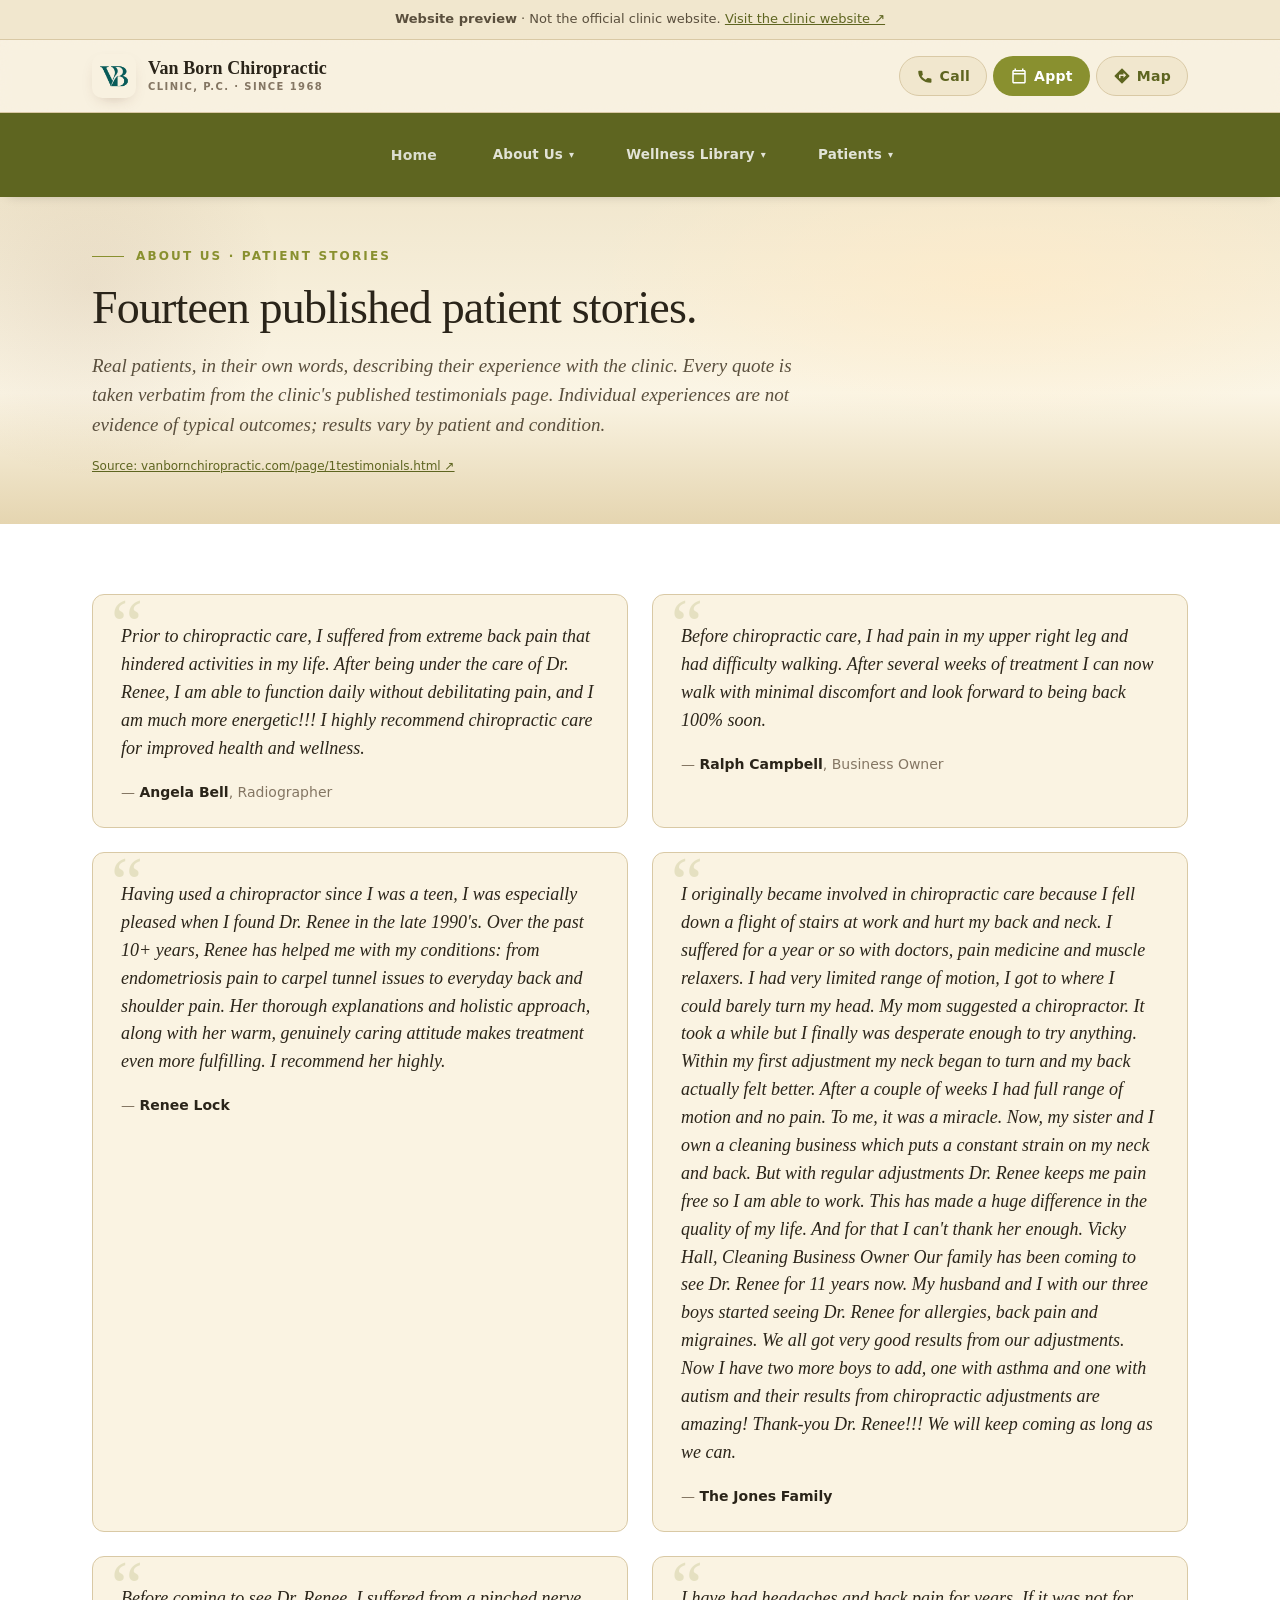
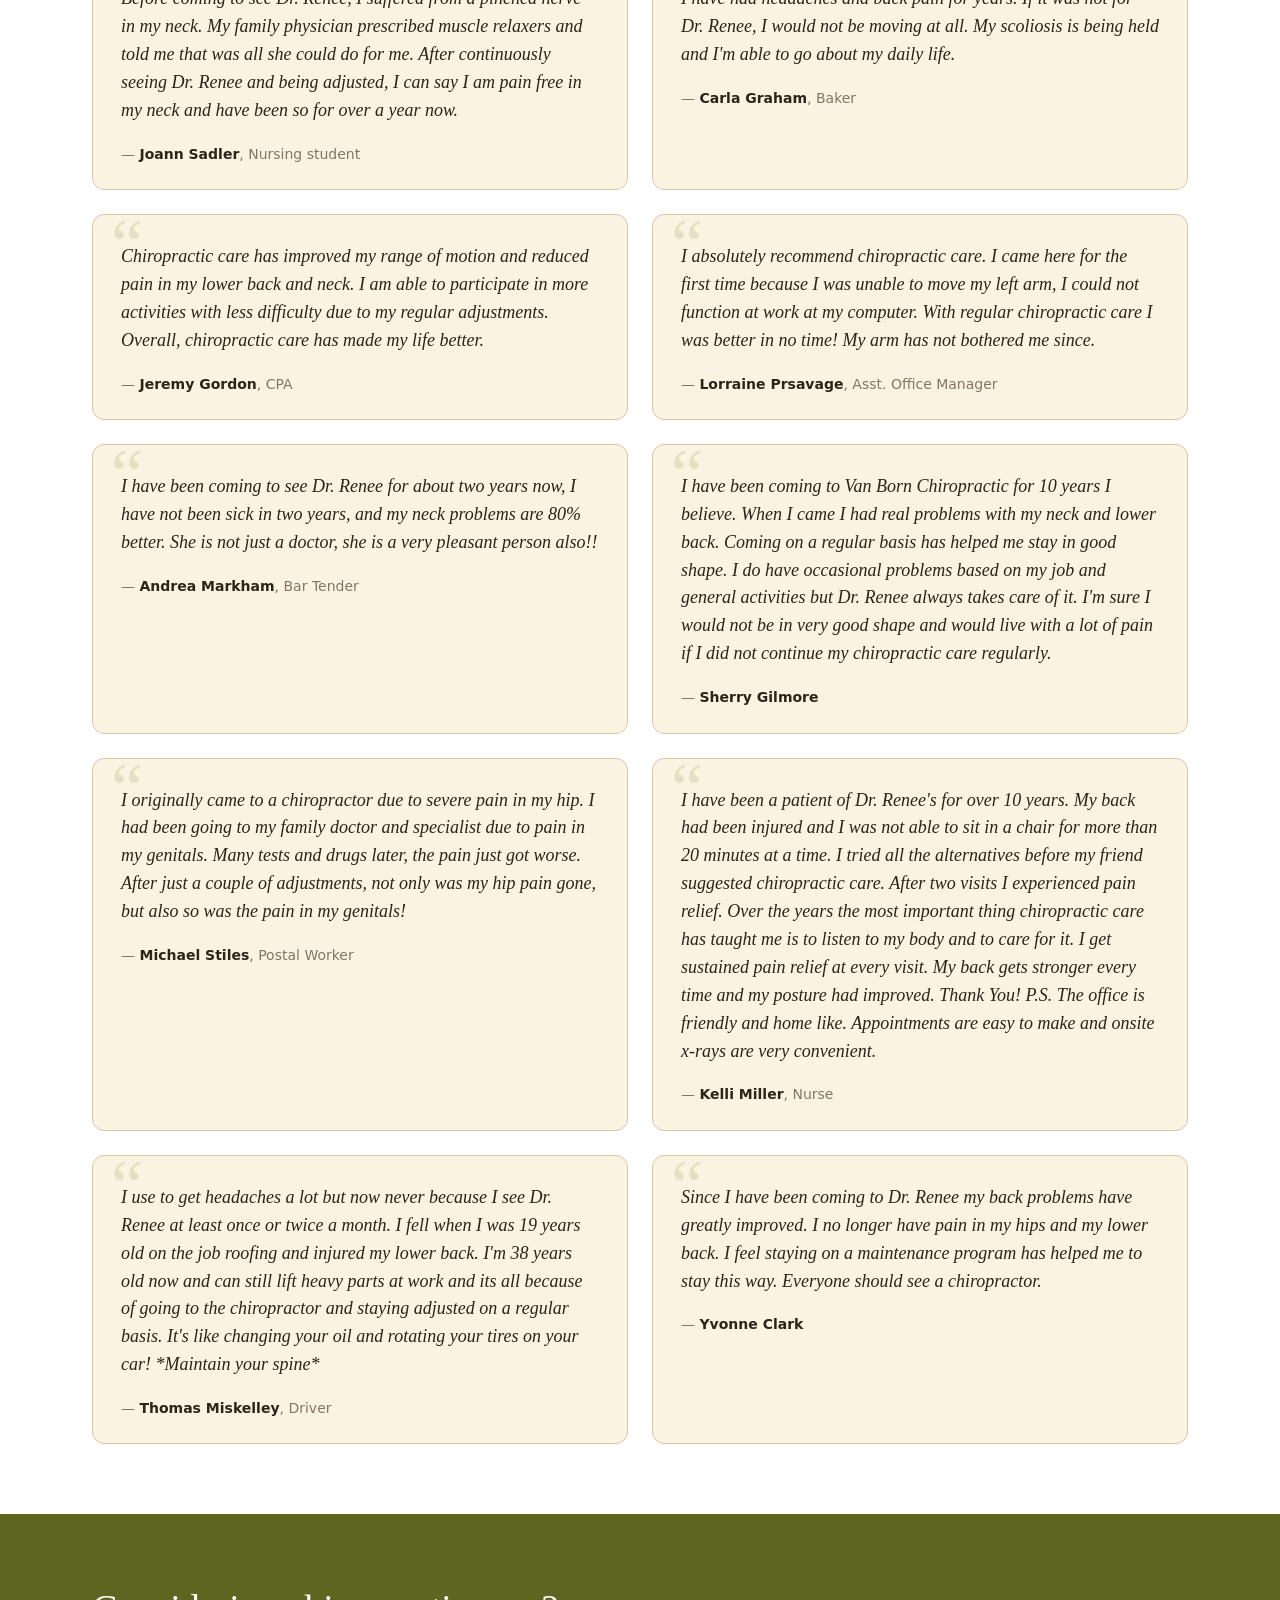
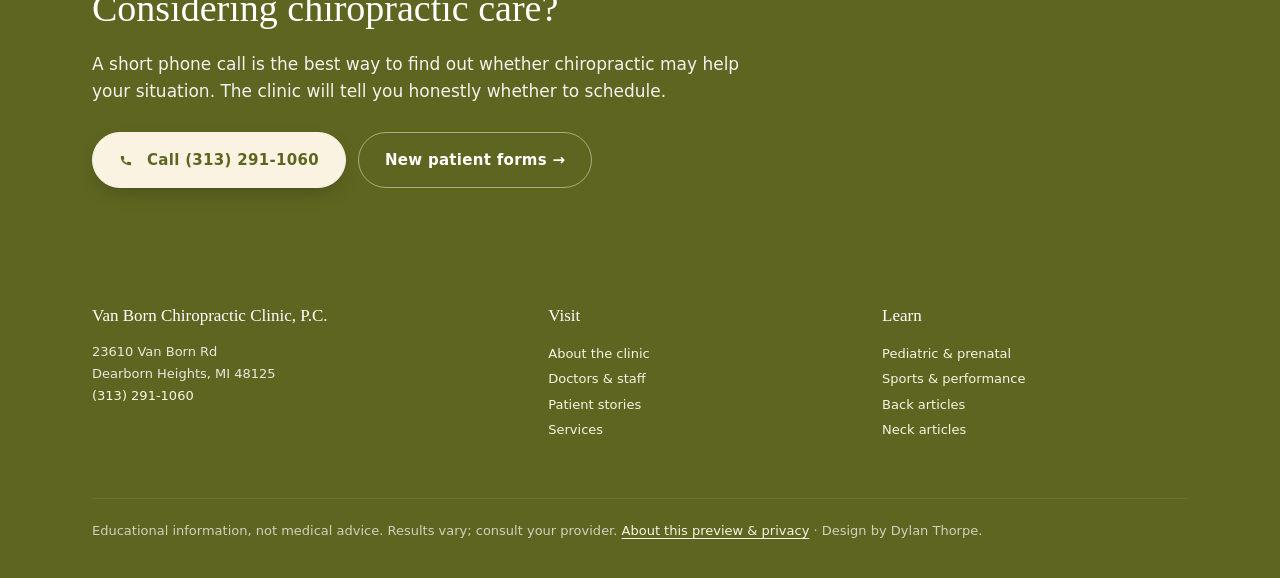
<file: patient-stories.html>
<!DOCTYPE html>
<html lang="en">
<head>
<meta charset="UTF-8" />
<meta name="viewport" content="width=device-width, initial-scale=1, viewport-fit=cover" />
<meta name="theme-color" content="#0e6b5e" />
<meta name="robots" content="noindex, nofollow" />
<meta name="description" content="Published patient testimonials from Van Born Chiropractic Clinic, P.C. Real patients describe their experience with chiropractic care." />
<meta property="og:title" content="Patient stories · Van Born Chiropractic — Preview" />
<meta property="og:description" content="Independent website preview; not the official clinic website." />
<meta property="og:type" content="website" />
<title>Patient stories · Van Born Chiropractic — Preview</title>
<link rel="icon" type="image/png" sizes="16x16" href="assets/favicon-16.png" />
<link rel="icon" type="image/png" sizes="32x32" href="assets/favicon-32.png" />
<link rel="icon" type="image/png" sizes="48x48" href="assets/favicon-48.png" />
<link rel="apple-touch-icon" sizes="180x180" href="assets/favicon-180.png" />
<link rel="stylesheet" href="assets/site.css" />
<script type="application/ld+json">
{
  "@context": "https://schema.org",
  "@type": "WebPage",
  "name": "Patient stories — Van Born Chiropractic — Preview",
  "description": "Independent website preview; not the official clinic website.",
  "about": { "@type": "MedicalClinic", "name": "Van Born Chiropractic Clinic, P.C.", "url": "https://www.vanbornchiropractic.com/" }
}
</script>
<script src="assets/site.js" defer></script>
</head>
<body class="theme-autumn" data-page="about">
<a class="skip-link" href="#main">Skip to main content</a>
<aside class="demo-banner"><strong>Website preview</strong> · Not the official clinic website. <a href="https://www.vanbornchiropractic.com/">Visit the clinic website ↗</a></aside>
<header class="top">
  <div class="wrap">
    <a class="brand" href="index.html" aria-label="Van Born Chiropractic, home">
      <img class="mark" src="assets/v-monogram-final.png" alt="Van Born Chiropractic" width="44" height="44" />
      <span class="name">Van Born Chiropractic<small>Clinic, P.C. · Since 1968</small></span>
    </a>
    <nav class="header-icons" aria-label="Primary actions">
      <a class="hi" href="tel:+13132911060" aria-label="Call the clinic">
        <svg viewBox="0 0 24 24" aria-hidden="true"><path fill="currentColor" d="M6.6 10.8c1.4 2.7 3.6 4.9 6.3 6.3l2.1-2.1c.3-.3.7-.4 1-.2 1.1.4 2.4.6 3.6.6.6 0 1 .4 1 1V20c0 .6-.4 1-1 1C9.6 21 3 14.4 3 6c0-.6.4-1 1-1h3.5c.6 0 1 .4 1 1 0 1.3.2 2.5.6 3.6.1.4 0 .7-.2 1l-2.3 2.2z"/></svg>
        <span>Call</span>
      </a>
      <a class="hi primary" href="index.html#book" aria-label="Appointment information">
        <svg viewBox="0 0 24 24" aria-hidden="true"><path fill="currentColor" d="M19 4h-1V2h-2v2H8V2H6v2H5c-1.1 0-2 .9-2 2v14c0 1.1.9 2 2 2h14c1.1 0 2-.9 2-2V6c0-1.1-.9-2-2-2zm0 16H5V10h14v10zM5 8V6h14v2H5z"/></svg>
        <span>Appt</span>
      </a>
      <a class="hi" href="https://maps.google.com/?q=23610+Van+Born+Rd+Dearborn+Heights+MI+48125" rel="noopener" aria-label="Directions to the clinic">
        <svg viewBox="0 0 24 24" aria-hidden="true"><path fill="currentColor" d="M21.7 11.3l-9-9c-.4-.4-1-.4-1.4 0l-9 9c-.4.4-.4 1 0 1.4l9 9c.4.4 1 .4 1.4 0l9-9c.4-.4.4-1 0-1.4zM14 14.5V12h-4v3H8v-4c0-.6.4-1 1-1h5V7.5l3.5 3.5-3.5 3.5z"/></svg>
        <span>Map</span>
      </a>
    </nav>
  </div>
</header>
<nav class="topnav" aria-label="Sections">
    <div class="wrap">
      <a href="index.html#top" data-nav="home">Home</a>
      <div class="has-dropdown" data-nav="about">
        <a href="meet-the-doctors.html" class="topnav-trigger" aria-haspopup="true" aria-expanded="false">About Us <span class="caret" aria-hidden="true">▾</span></a>
        <ul class="dropdown" role="menu">
          <li role="none"><a role="menuitem" href="meet-the-doctors.html">Meet the Doctors</a></li>
          <li role="none"><a role="menuitem" href="patient-stories.html">Patient Stories</a></li>
        </ul>
      </div>
      <div class="has-dropdown" data-nav="library">
        <a href="anatomy.html" class="topnav-trigger" aria-haspopup="true" aria-expanded="false">Wellness Library <span class="caret" aria-hidden="true">▾</span></a>
        <ul class="dropdown" role="menu">
          <li role="none"><a role="menuitem" href="anatomy.html">Body region guide</a></li>
          <li role="none"><a role="menuitem" href="library-back.html">Back</a></li>
          <li role="none"><a role="menuitem" href="library-neck.html">Neck</a></li>
          <li role="none"><a role="menuitem" href="library-sciatica.html">Sciatica</a></li>
          <li role="none"><a role="menuitem" href="library-carpal.html">Carpal tunnel</a></li>
          <li role="none"><a role="menuitem" href="library-joints.html">Joints</a></li>
          <li role="none"><a role="menuitem" href="library-foot.html">Feet</a></li>
          <li role="none"><a role="menuitem" href="pediatric.html">Pediatric</a></li>
          <li role="none"><a role="menuitem" href="sports-performance.html">Sports &amp; performance</a></li>
        </ul>
      </div>
      <div class="has-dropdown" data-nav="patients">
        <a href="patient-resources.html" class="topnav-trigger" aria-haspopup="true" aria-expanded="false">Patients <span class="caret" aria-hidden="true">▾</span></a>
        <ul class="dropdown" role="menu">
          <li role="none"><a role="menuitem" href="patient-resources.html">Patient resources</a></li>
          <li role="none"><a role="menuitem" href="https://vanbornchiropractic.com/uploads/new-patient-forms-2023.pdf" target="_blank" rel="noopener">New patient forms (PDF)</a></li>
        </ul>
      </div>
    </div>
  </nav>

<main id="main" tabindex="-1">

<section class="hero small">
  <div class="wrap">
    <p class="eyebrow">About Us · Patient Stories</p>
    <h1>Fourteen published patient stories.</h1>
    <p class="lede">Real patients, in their own words, describing their experience with the clinic. Every quote is taken verbatim from the clinic's published testimonials page. Individual experiences are not evidence of typical outcomes; results vary by patient and condition.</p>
    <p class="source-link"><a href="https://www.vanbornchiropractic.com/page/1testimonials.html" rel="noopener">Source: vanbornchiropractic.com/page/1testimonials.html ↗</a></p>
  </div>
</section>

<section class="story-list">
  <div class="wrap">
      <article class="story-card">
        <blockquote>
          <p>Prior to chiropractic care, I suffered from extreme back pain that hindered activities in my life. After being under the care of Dr. Renee, I am able to function daily without debilitating pain, and I am much more energetic!!! I highly recommend chiropractic care for improved health and wellness.</p>
        </blockquote>
        <p class="story-attrib">— <strong>Angela Bell</strong>, Radiographer</p>
      </article>
      <article class="story-card">
        <blockquote>
          <p>Before chiropractic care, I had pain in my upper right leg and had difficulty walking. After several weeks of treatment I can now walk with minimal discomfort and look forward to being back 100% soon.</p>
        </blockquote>
        <p class="story-attrib">— <strong>Ralph Campbell</strong>, Business Owner</p>
      </article>
      <article class="story-card">
        <blockquote>
          <p>Having used a chiropractor since I was a teen, I was especially pleased when I found Dr. Renee in the late 1990's. Over the past 10+ years, Renee has helped me with my conditions: from endometriosis pain to carpel tunnel issues to everyday back and shoulder pain. Her thorough explanations and holistic approach, along with her warm, genuinely caring attitude makes treatment even more fulfilling. I recommend her highly.</p>
        </blockquote>
        <p class="story-attrib">— <strong>Renee Lock</strong></p>
      </article>
      <article class="story-card">
        <blockquote>
          <p>I originally became involved in chiropractic care because I fell down a flight of stairs at work and hurt my back and neck. I suffered for a year or so with doctors, pain medicine and muscle relaxers. I had very limited range of motion, I got to where I could barely turn my head. My mom suggested a chiropractor. It took a while but I finally was desperate enough to try anything. Within my first adjustment my neck began to turn and my back actually felt better. After a couple of weeks I had full range of motion and no pain. To me, it was a miracle. Now, my sister and I own a cleaning business which puts a constant strain on my neck and back. But with regular adjustments Dr. Renee keeps me pain free so I am able to work. This has made a huge difference in the quality of my life. And for that I can't thank her enough. Vicky Hall, Cleaning Business Owner Our family has been coming to see Dr. Renee for 11 years now. My husband and I with our three boys started seeing Dr. Renee for allergies, back pain and migraines. We all got very good results from our adjustments. Now I have two more boys to add, one with asthma and one with autism and their results from chiropractic adjustments are amazing! Thank-you Dr. Renee!!! We will keep coming as long as we can.</p>
        </blockquote>
        <p class="story-attrib">— <strong>The Jones Family</strong></p>
      </article>
      <article class="story-card">
        <blockquote>
          <p>Before coming to see Dr. Renee, I suffered from a pinched nerve in my neck. My family physician prescribed muscle relaxers and told me that was all she could do for me. After continuously seeing Dr. Renee and being adjusted, I can say I am pain free in my neck and have been so for over a year now.</p>
        </blockquote>
        <p class="story-attrib">— <strong>Joann Sadler</strong>, Nursing student</p>
      </article>
      <article class="story-card">
        <blockquote>
          <p>I have had headaches and back pain for years. If it was not for Dr. Renee, I would not be moving at all. My scoliosis is being held and I'm able to go about my daily life.</p>
        </blockquote>
        <p class="story-attrib">— <strong>Carla Graham</strong>, Baker</p>
      </article>
      <article class="story-card">
        <blockquote>
          <p>Chiropractic care has improved my range of motion and reduced pain in my lower back and neck. I am able to participate in more activities with less difficulty due to my regular adjustments. Overall, chiropractic care has made my life better.</p>
        </blockquote>
        <p class="story-attrib">— <strong>Jeremy Gordon</strong>, CPA</p>
      </article>
      <article class="story-card">
        <blockquote>
          <p>I absolutely recommend chiropractic care. I came here for the first time because I was unable to move my left arm, I could not function at work at my computer. With regular chiropractic care I was better in no time! My arm has not bothered me since.</p>
        </blockquote>
        <p class="story-attrib">— <strong>Lorraine Prsavage</strong>, Asst. Office Manager</p>
      </article>
      <article class="story-card">
        <blockquote>
          <p>I have been coming to see Dr. Renee for about two years now, I have not been sick in two years, and my neck problems are 80% better. She is not just a doctor, she is a very pleasant person also!!</p>
        </blockquote>
        <p class="story-attrib">— <strong>Andrea Markham</strong>, Bar Tender</p>
      </article>
      <article class="story-card">
        <blockquote>
          <p>I have been coming to Van Born Chiropractic for 10 years I believe. When I came I had real problems with my neck and lower back. Coming on a regular basis has helped me stay in good shape. I do have occasional problems based on my job and general activities but Dr. Renee always takes care of it. I'm sure I would not be in very good shape and would live with a lot of pain if I did not continue my chiropractic care regularly.</p>
        </blockquote>
        <p class="story-attrib">— <strong>Sherry Gilmore</strong></p>
      </article>
      <article class="story-card">
        <blockquote>
          <p>I originally came to a chiropractor due to severe pain in my hip. I had been going to my family doctor and specialist due to pain in my genitals. Many tests and drugs later, the pain just got worse. After just a couple of adjustments, not only was my hip pain gone, but also so was the pain in my genitals!</p>
        </blockquote>
        <p class="story-attrib">— <strong>Michael Stiles</strong>, Postal Worker</p>
      </article>
      <article class="story-card">
        <blockquote>
          <p>I have been a patient of Dr. Renee's for over 10 years. My back had been injured and I was not able to sit in a chair for more than 20 minutes at a time. I tried all the alternatives before my friend suggested chiropractic care. After two visits I experienced pain relief. Over the years the most important thing chiropractic care has taught me is to listen to my body and to care for it. I get sustained pain relief at every visit. My back gets stronger every time and my posture had improved. Thank You! P.S. The office is friendly and home like. Appointments are easy to make and onsite x-rays are very convenient.</p>
        </blockquote>
        <p class="story-attrib">— <strong>Kelli Miller</strong>, Nurse</p>
      </article>
      <article class="story-card">
        <blockquote>
          <p>I use to get headaches a lot but now never because I see Dr. Renee at least once or twice a month. I fell when I was 19 years old on the job roofing and injured my lower back. I'm 38 years old now and can still lift heavy parts at work and its all because of going to the chiropractor and staying adjusted on a regular basis. It's like changing your oil and rotating your tires on your car! *Maintain your spine*</p>
        </blockquote>
        <p class="story-attrib">— <strong>Thomas Miskelley</strong>, Driver</p>
      </article>
      <article class="story-card">
        <blockquote>
          <p>Since I have been coming to Dr. Renee my back problems have greatly improved. I no longer have pain in my hips and my lower back. I feel staying on a maintenance program has helped me to stay this way. Everyone should see a chiropractor.</p>
        </blockquote>
        <p class="story-attrib">— <strong>Yvonne Clark</strong></p>
      </article>
  </div>
</section>

<section class="cta-strip">
  <div class="wrap">
    <h2>Considering chiropractic care?</h2>
    <p>A short phone call is the best way to find out whether chiropractic may help your situation. The clinic will tell you honestly whether to schedule.</p>
    <div class="ctas">
      <a class="btn primary" href="tel:+13132911060"><svg class="ico" viewBox="0 0 24 24" aria-hidden="true"><path d="M6.6 10.8c1.4 2.7 3.6 4.9 6.3 6.3l2.1-2.1c.3-.3.7-.4 1-.2 1.1.4 2.4.6 3.6.6.6 0 1 .4 1 1V20c0 .6-.4 1-1 1C9.6 21 3 14.4 3 6c0-.6.4-1 1-1h3.5c.6 0 1 .4 1 1 0 1.3.2 2.5.6 3.6.1.4 0 .7-.2 1l-2.3 2.2z"/></svg>Call (313) 291-1060</a>
      <a class="btn ghost" href="patient-resources.html">New patient forms →</a>
    </div>
  </div>
</section>

</main>

<footer>
  <div class="wrap">
    <div>
      <h4>Van Born Chiropractic Clinic, P.C.</h4>
      <p>23610 Van Born Rd<br/>Dearborn Heights, MI 48125<br/><a href="tel:+13132911060">(313) 291-1060</a></p>
    </div>
    <div>
      <h4>Visit</h4>
      <ul>
        <li><a href="index.html#about">About the clinic</a></li>
        <li><a href="meet-the-doctors.html">Doctors &amp; staff</a></li>
        <li><a href="patient-stories.html">Patient stories</a></li>
        <li><a href="services.html">Services</a></li>
      </ul>
    </div>
    <div>
      <h4>Learn</h4>
      <ul>
        <li><a href="pediatric.html">Pediatric &amp; prenatal</a></li>
        <li><a href="sports-performance.html">Sports &amp; performance</a></li>
        <li><a href="library-back.html">Back articles</a></li>
        <li><a href="library-neck.html">Neck articles</a></li>
      </ul>
    </div>
    <p class="small">Educational information, not medical advice. Results vary; consult your provider. <a href="index.html#privacy">About this preview &amp; privacy</a> · Design by Dylan Thorpe.</p>
  </div>
</footer>
</body>
</html>
</file>
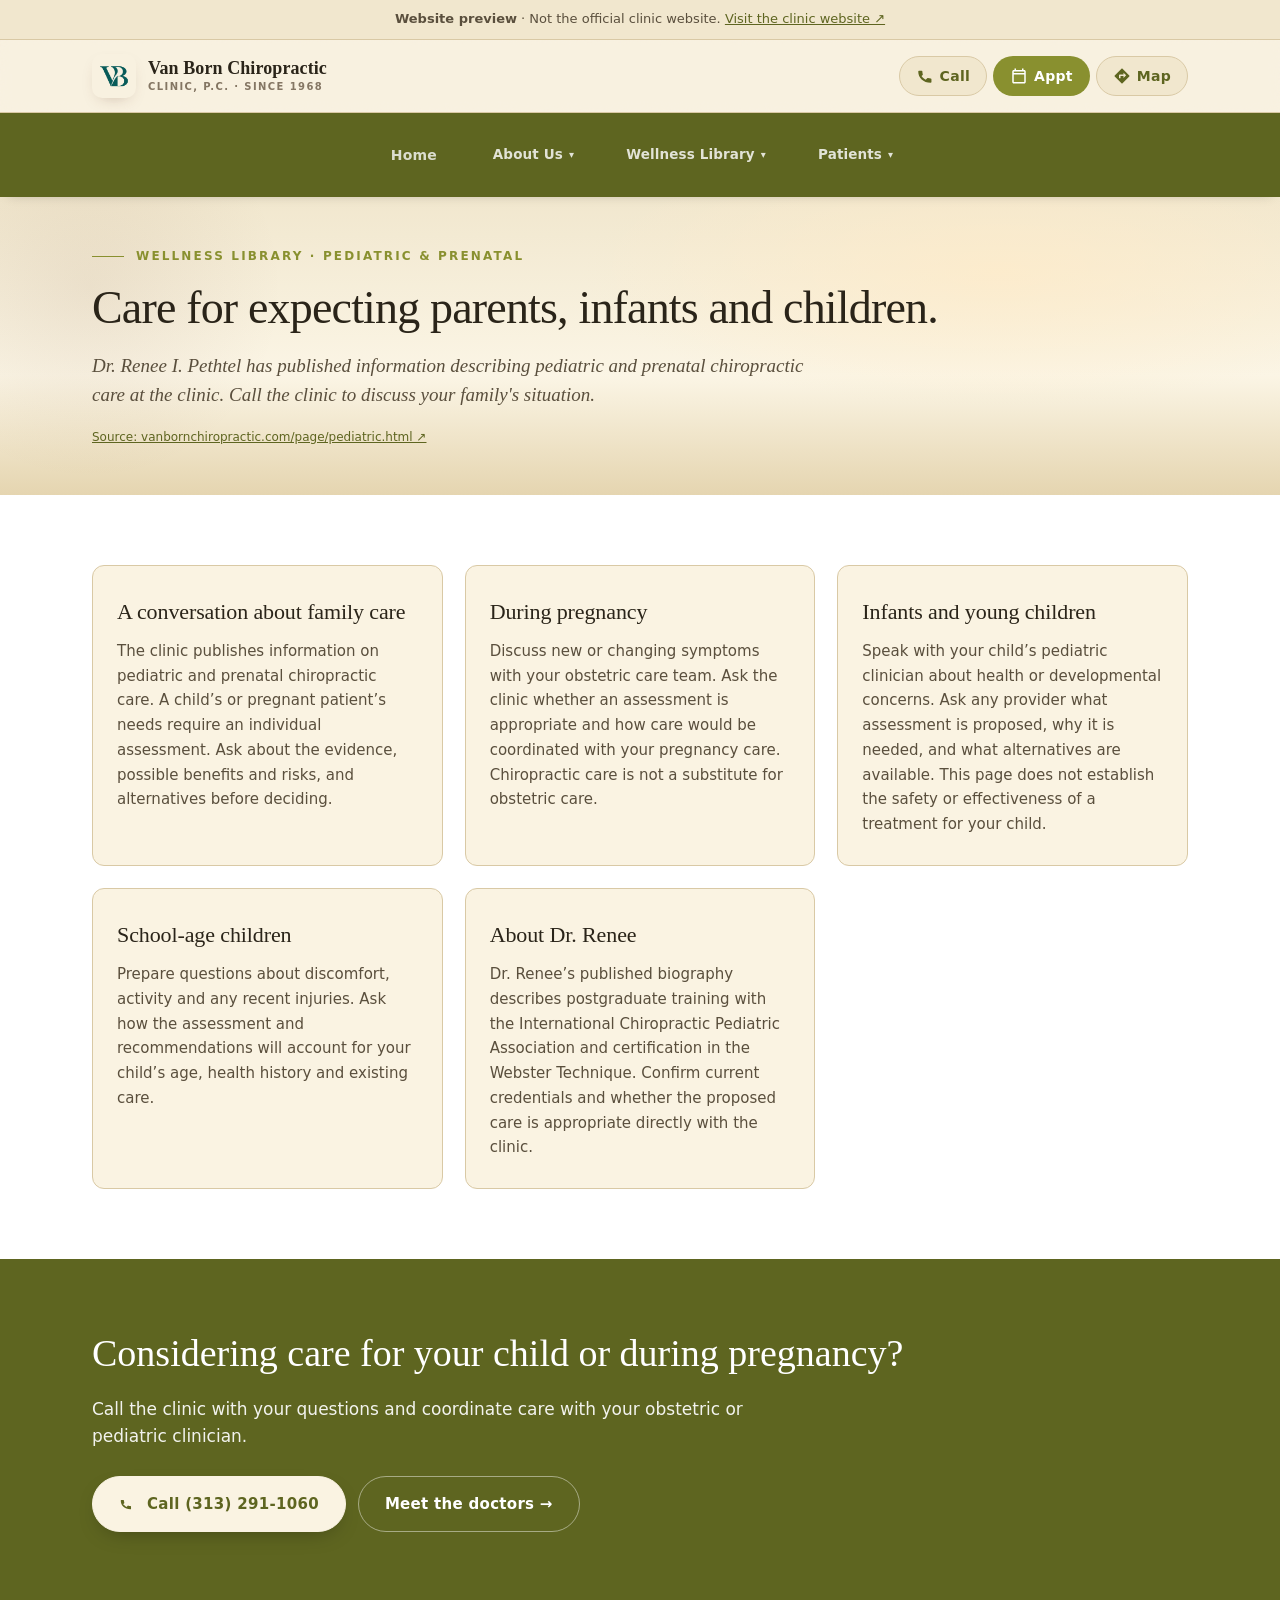
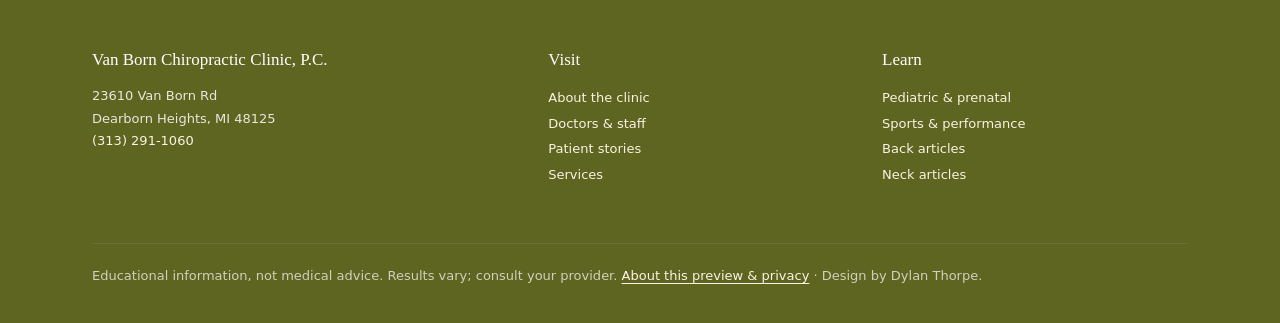
<file: pediatric.html>
<!DOCTYPE html>
<html lang="en">
<head>
<meta charset="UTF-8" />
<meta name="viewport" content="width=device-width, initial-scale=1, viewport-fit=cover" />
<meta name="theme-color" content="#0e6b5e" />
<meta name="robots" content="noindex, nofollow" />
<meta name="description" content="Pediatric and prenatal chiropractic care at Van Born Chiropractic Clinic, P.C. Pregnancy, newborns, infants, toddlers and school-age children." />
<meta property="og:title" content="Pediatric & prenatal · Van Born Chiropractic — Preview" />
<meta property="og:description" content="Independent website preview; not the official clinic website." />
<meta property="og:type" content="website" />
<title>Pediatric &amp; prenatal · Van Born Chiropractic — Preview</title>
<link rel="icon" type="image/png" sizes="16x16" href="assets/favicon-16.png" />
<link rel="icon" type="image/png" sizes="32x32" href="assets/favicon-32.png" />
<link rel="icon" type="image/png" sizes="48x48" href="assets/favicon-48.png" />
<link rel="apple-touch-icon" sizes="180x180" href="assets/favicon-180.png" />
<link rel="stylesheet" href="assets/site.css" />
<script type="application/ld+json">
{
  "@context": "https://schema.org",
  "@type": "WebPage",
  "name": "Pediatric & prenatal — Van Born Chiropractic — Preview",
  "description": "Independent website preview; not the official clinic website.",
  "about": { "@type": "MedicalClinic", "name": "Van Born Chiropractic Clinic, P.C.", "url": "https://www.vanbornchiropractic.com/" }
}
</script>
<script src="assets/site.js" defer></script>
</head>
<body class="theme-autumn" data-page="library">
<a class="skip-link" href="#main">Skip to main content</a>
<aside class="demo-banner"><strong>Website preview</strong> · Not the official clinic website. <a href="https://www.vanbornchiropractic.com/">Visit the clinic website ↗</a></aside>
<header class="top">
  <div class="wrap">
    <a class="brand" href="index.html" aria-label="Van Born Chiropractic, home">
      <img class="mark" src="assets/v-monogram-final.png" alt="Van Born Chiropractic" width="44" height="44" />
      <span class="name">Van Born Chiropractic<small>Clinic, P.C. · Since 1968</small></span>
    </a>
    <nav class="header-icons" aria-label="Primary actions">
      <a class="hi" href="tel:+13132911060" aria-label="Call the clinic">
        <svg viewBox="0 0 24 24" aria-hidden="true"><path fill="currentColor" d="M6.6 10.8c1.4 2.7 3.6 4.9 6.3 6.3l2.1-2.1c.3-.3.7-.4 1-.2 1.1.4 2.4.6 3.6.6.6 0 1 .4 1 1V20c0 .6-.4 1-1 1C9.6 21 3 14.4 3 6c0-.6.4-1 1-1h3.5c.6 0 1 .4 1 1 0 1.3.2 2.5.6 3.6.1.4 0 .7-.2 1l-2.3 2.2z"/></svg>
        <span>Call</span>
      </a>
      <a class="hi primary" href="index.html#book" aria-label="Appointment information">
        <svg viewBox="0 0 24 24" aria-hidden="true"><path fill="currentColor" d="M19 4h-1V2h-2v2H8V2H6v2H5c-1.1 0-2 .9-2 2v14c0 1.1.9 2 2 2h14c1.1 0 2-.9 2-2V6c0-1.1-.9-2-2-2zm0 16H5V10h14v10zM5 8V6h14v2H5z"/></svg>
        <span>Appt</span>
      </a>
      <a class="hi" href="https://maps.google.com/?q=23610+Van+Born+Rd+Dearborn+Heights+MI+48125" rel="noopener" aria-label="Directions to the clinic">
        <svg viewBox="0 0 24 24" aria-hidden="true"><path fill="currentColor" d="M21.7 11.3l-9-9c-.4-.4-1-.4-1.4 0l-9 9c-.4.4-.4 1 0 1.4l9 9c.4.4 1 .4 1.4 0l9-9c.4-.4.4-1 0-1.4zM14 14.5V12h-4v3H8v-4c0-.6.4-1 1-1h5V7.5l3.5 3.5-3.5 3.5z"/></svg>
        <span>Map</span>
      </a>
    </nav>
  </div>
</header>
<nav class="topnav" aria-label="Sections">
    <div class="wrap">
      <a href="index.html#top" data-nav="home">Home</a>
      <div class="has-dropdown" data-nav="about">
        <a href="meet-the-doctors.html" class="topnav-trigger" aria-haspopup="true" aria-expanded="false">About Us <span class="caret" aria-hidden="true">▾</span></a>
        <ul class="dropdown" role="menu">
          <li role="none"><a role="menuitem" href="meet-the-doctors.html">Meet the Doctors</a></li>
          <li role="none"><a role="menuitem" href="patient-stories.html">Patient Stories</a></li>
        </ul>
      </div>
      <div class="has-dropdown" data-nav="library">
        <a href="anatomy.html" class="topnav-trigger" aria-haspopup="true" aria-expanded="false">Wellness Library <span class="caret" aria-hidden="true">▾</span></a>
        <ul class="dropdown" role="menu">
          <li role="none"><a role="menuitem" href="anatomy.html">Body region guide</a></li>
          <li role="none"><a role="menuitem" href="library-back.html">Back</a></li>
          <li role="none"><a role="menuitem" href="library-neck.html">Neck</a></li>
          <li role="none"><a role="menuitem" href="library-sciatica.html">Sciatica</a></li>
          <li role="none"><a role="menuitem" href="library-carpal.html">Carpal tunnel</a></li>
          <li role="none"><a role="menuitem" href="library-joints.html">Joints</a></li>
          <li role="none"><a role="menuitem" href="library-foot.html">Feet</a></li>
          <li role="none"><a role="menuitem" href="pediatric.html">Pediatric</a></li>
          <li role="none"><a role="menuitem" href="sports-performance.html">Sports &amp; performance</a></li>
        </ul>
      </div>
      <div class="has-dropdown" data-nav="patients">
        <a href="patient-resources.html" class="topnav-trigger" aria-haspopup="true" aria-expanded="false">Patients <span class="caret" aria-hidden="true">▾</span></a>
        <ul class="dropdown" role="menu">
          <li role="none"><a role="menuitem" href="patient-resources.html">Patient resources</a></li>
          <li role="none"><a role="menuitem" href="https://vanbornchiropractic.com/uploads/new-patient-forms-2023.pdf" target="_blank" rel="noopener">New patient forms (PDF)</a></li>
        </ul>
      </div>
    </div>
  </nav>

<main id="main" tabindex="-1">

<section class="hero small">
  <div class="wrap">
    <p class="eyebrow">Wellness Library · Pediatric &amp; Prenatal</p>
    <h1>Care for expecting parents, infants and children.</h1>
    <p class="lede">Dr. Renee I. Pethtel has published information describing pediatric and prenatal chiropractic care at the clinic. Call the clinic to discuss your family's situation.</p>
    <p class="source-link"><a href="https://www.vanbornchiropractic.com/page/pediatric.html" rel="noopener">Source: vanbornchiropractic.com/page/pediatric.html ↗</a></p>
  </div>
</section>

<section class="services"><div class="wrap"><div class="services-grid"><article class="service-card"><h2>A conversation about family care</h2><p>The clinic publishes information on pediatric and prenatal chiropractic care. A child’s or pregnant patient’s needs require an individual assessment. Ask about the evidence, possible benefits and risks, and alternatives before deciding.</p></article><article class="service-card"><h2>During pregnancy</h2><p>Discuss new or changing symptoms with your obstetric care team. Ask the clinic whether an assessment is appropriate and how care would be coordinated with your pregnancy care. Chiropractic care is not a substitute for obstetric care.</p></article><article class="service-card"><h2>Infants and young children</h2><p>Speak with your child’s pediatric clinician about health or developmental concerns. Ask any provider what assessment is proposed, why it is needed, and what alternatives are available. This page does not establish the safety or effectiveness of a treatment for your child.</p></article><article class="service-card"><h2>School-age children</h2><p>Prepare questions about discomfort, activity and any recent injuries. Ask how the assessment and recommendations will account for your child’s age, health history and existing care.</p></article><article class="service-card"><h2>About Dr. Renee</h2><p>Dr. Renee’s published biography describes postgraduate training with the International Chiropractic Pediatric Association and certification in the Webster Technique. Confirm current credentials and whether the proposed care is appropriate directly with the clinic.</p></article></div></div></section>

<section class="cta-strip">
  <div class="wrap">
    <h2>Considering care for your child or during pregnancy?</h2>
    <p>Call the clinic with your questions and coordinate care with your obstetric or pediatric clinician.</p>
    <div class="ctas">
      <a class="btn primary" href="tel:+13132911060"><svg class="ico" viewBox="0 0 24 24" aria-hidden="true"><path d="M6.6 10.8c1.4 2.7 3.6 4.9 6.3 6.3l2.1-2.1c.3-.3.7-.4 1-.2 1.1.4 2.4.6 3.6.6.6 0 1 .4 1 1V20c0 .6-.4 1-1 1C9.6 21 3 14.4 3 6c0-.6.4-1 1-1h3.5c.6 0 1 .4 1 1 0 1.3.2 2.5.6 3.6.1.4 0 .7-.2 1l-2.3 2.2z"/></svg>Call (313) 291-1060</a>
      <a class="btn ghost" href="meet-the-doctors.html">Meet the doctors →</a>
    </div>
  </div>
</section>

</main>

<footer>
  <div class="wrap">
    <div>
      <h4>Van Born Chiropractic Clinic, P.C.</h4>
      <p>23610 Van Born Rd<br/>Dearborn Heights, MI 48125<br/><a href="tel:+13132911060">(313) 291-1060</a></p>
    </div>
    <div>
      <h4>Visit</h4>
      <ul>
        <li><a href="index.html#about">About the clinic</a></li>
        <li><a href="meet-the-doctors.html">Doctors &amp; staff</a></li>
        <li><a href="patient-stories.html">Patient stories</a></li>
        <li><a href="services.html">Services</a></li>
      </ul>
    </div>
    <div>
      <h4>Learn</h4>
      <ul>
        <li><a href="pediatric.html">Pediatric &amp; prenatal</a></li>
        <li><a href="sports-performance.html">Sports &amp; performance</a></li>
        <li><a href="library-back.html">Back articles</a></li>
        <li><a href="library-neck.html">Neck articles</a></li>
      </ul>
    </div>
    <p class="small">Educational information, not medical advice. Results vary; consult your provider. <a href="index.html#privacy">About this preview &amp; privacy</a> · Design by Dylan Thorpe.</p>
  </div>
</footer>
</body>
</html>
</file>
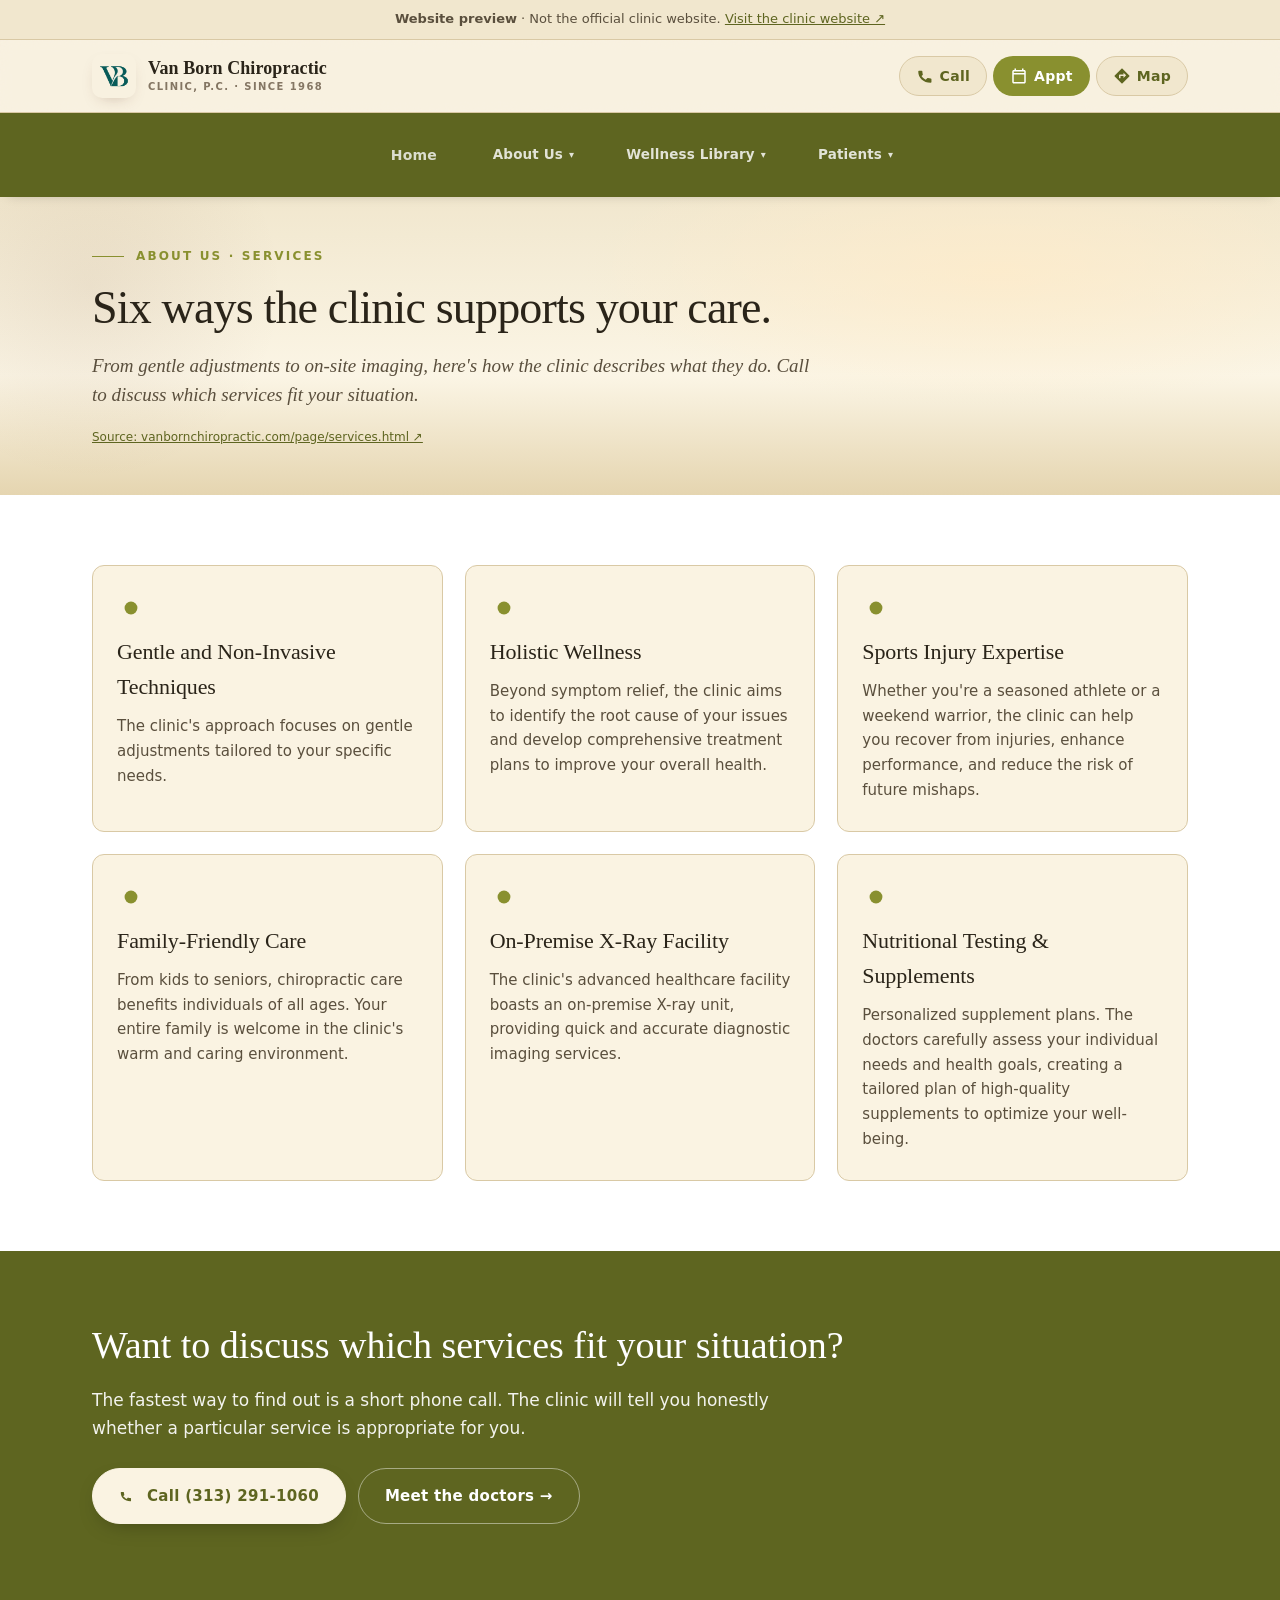
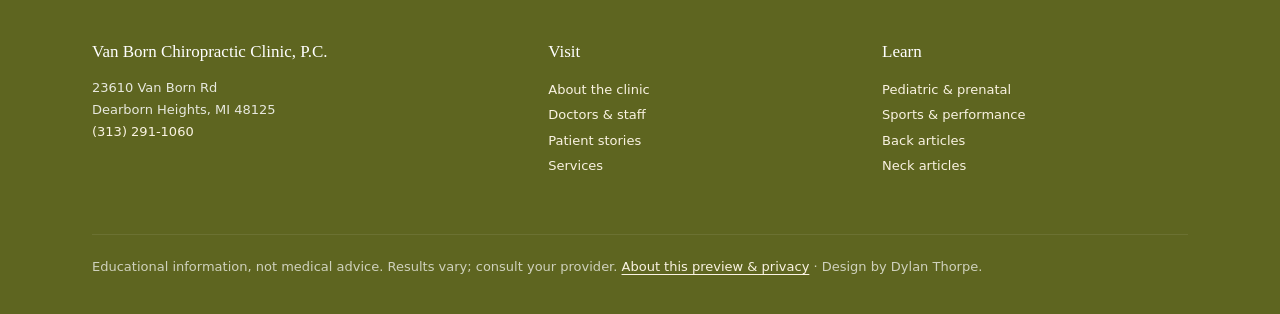
<file: services.html>
<!DOCTYPE html>
<html lang="en">
<head>
<meta charset="UTF-8" />
<meta name="viewport" content="width=device-width, initial-scale=1, viewport-fit=cover" />
<meta name="theme-color" content="#0e6b5e" />
<meta name="robots" content="noindex, nofollow" />
<meta name="description" content="Services offered at Van Born Chiropractic Clinic: gentle adjustments, holistic wellness, sports injury care, family care, on-premise X-ray and nutritional testing." />
<meta property="og:title" content="Services · Van Born Chiropractic — Preview" />
<meta property="og:description" content="Independent website preview; not the official clinic website." />
<meta property="og:type" content="website" />
<title>Services · Van Born Chiropractic — Preview</title>
<link rel="icon" type="image/png" sizes="16x16" href="assets/favicon-16.png" />
<link rel="icon" type="image/png" sizes="32x32" href="assets/favicon-32.png" />
<link rel="icon" type="image/png" sizes="48x48" href="assets/favicon-48.png" />
<link rel="apple-touch-icon" sizes="180x180" href="assets/favicon-180.png" />
<link rel="stylesheet" href="assets/site.css" />
<script type="application/ld+json">
{
  "@context": "https://schema.org",
  "@type": "WebPage",
  "name": "Services — Van Born Chiropractic — Preview",
  "description": "Independent website preview; not the official clinic website.",
  "about": {
    "@type": "MedicalClinic",
    "name": "Van Born Chiropractic Clinic, P.C.",
    "url": "https://www.vanbornchiropractic.com/"
  }
}
</script>
<script src="assets/site.js" defer></script>
</head>
<body class="theme-autumn" data-page="about">
<a class="skip-link" href="#main">Skip to main content</a>
<aside class="demo-banner"><strong>Website preview</strong> · Not the official clinic website. <a href="https://www.vanbornchiropractic.com/">Visit the clinic website ↗</a></aside>
<header class="top">
  <div class="wrap">
    <a class="brand" href="index.html" aria-label="Van Born Chiropractic, home">
      <img class="mark" src="assets/v-monogram-final.png" alt="Van Born Chiropractic" width="44" height="44" />
      <span class="name">Van Born Chiropractic<small>Clinic, P.C. · Since 1968</small></span>
    </a>
    <nav class="header-icons" aria-label="Primary actions">
      <a class="hi" href="tel:+13132911060" aria-label="Call the clinic">
        <svg viewBox="0 0 24 24" aria-hidden="true"><path fill="currentColor" d="M6.6 10.8c1.4 2.7 3.6 4.9 6.3 6.3l2.1-2.1c.3-.3.7-.4 1-.2 1.1.4 2.4.6 3.6.6.6 0 1 .4 1 1V20c0 .6-.4 1-1 1C9.6 21 3 14.4 3 6c0-.6.4-1 1-1h3.5c.6 0 1 .4 1 1 0 1.3.2 2.5.6 3.6.1.4 0 .7-.2 1l-2.3 2.2z"/></svg>
        <span>Call</span>
      </a>
      <a class="hi primary" href="index.html#book" aria-label="Appointment information">
        <svg viewBox="0 0 24 24" aria-hidden="true"><path fill="currentColor" d="M19 4h-1V2h-2v2H8V2H6v2H5c-1.1 0-2 .9-2 2v14c0 1.1.9 2 2 2h14c1.1 0 2-.9 2-2V6c0-1.1-.9-2-2-2zm0 16H5V10h14v10zM5 8V6h14v2H5z"/></svg>
        <span>Appt</span>
      </a>
      <a class="hi" href="https://maps.google.com/?q=23610+Van+Born+Rd+Dearborn+Heights+MI+48125" rel="noopener" aria-label="Directions to the clinic">
        <svg viewBox="0 0 24 24" aria-hidden="true"><path fill="currentColor" d="M21.7 11.3l-9-9c-.4-.4-1-.4-1.4 0l-9 9c-.4.4-.4 1 0 1.4l9 9c.4.4 1 .4 1.4 0l9-9c.4-.4.4-1 0-1.4zM14 14.5V12h-4v3H8v-4c0-.6.4-1 1-1h5V7.5l3.5 3.5-3.5 3.5z"/></svg>
        <span>Map</span>
      </a>
    </nav>
  </div>
</header>
<nav class="topnav" aria-label="Sections">
    <div class="wrap">
      <a href="index.html#top" data-nav="home">Home</a>
      <div class="has-dropdown" data-nav="about">
        <a href="meet-the-doctors.html" class="topnav-trigger" aria-haspopup="true" aria-expanded="false">About Us <span class="caret" aria-hidden="true">▾</span></a>
        <ul class="dropdown" role="menu">
          <li role="none"><a role="menuitem" href="meet-the-doctors.html">Meet the Doctors</a></li>
          <li role="none"><a role="menuitem" href="patient-stories.html">Patient Stories</a></li>
        </ul>
      </div>
      <div class="has-dropdown" data-nav="library">
        <a href="anatomy.html" class="topnav-trigger" aria-haspopup="true" aria-expanded="false">Wellness Library <span class="caret" aria-hidden="true">▾</span></a>
        <ul class="dropdown" role="menu">
          <li role="none"><a role="menuitem" href="anatomy.html">Body region guide</a></li>
          <li role="none"><a role="menuitem" href="library-back.html">Back</a></li>
          <li role="none"><a role="menuitem" href="library-neck.html">Neck</a></li>
          <li role="none"><a role="menuitem" href="library-sciatica.html">Sciatica</a></li>
          <li role="none"><a role="menuitem" href="library-carpal.html">Carpal tunnel</a></li>
          <li role="none"><a role="menuitem" href="library-joints.html">Joints</a></li>
          <li role="none"><a role="menuitem" href="library-foot.html">Feet</a></li>
          <li role="none"><a role="menuitem" href="pediatric.html">Pediatric</a></li>
          <li role="none"><a role="menuitem" href="sports-performance.html">Sports &amp; performance</a></li>
        </ul>
      </div>
      <div class="has-dropdown" data-nav="patients">
        <a href="patient-resources.html" class="topnav-trigger" aria-haspopup="true" aria-expanded="false">Patients <span class="caret" aria-hidden="true">▾</span></a>
        <ul class="dropdown" role="menu">
          <li role="none"><a role="menuitem" href="patient-resources.html">Patient resources</a></li>
          <li role="none"><a role="menuitem" href="https://vanbornchiropractic.com/uploads/new-patient-forms-2023.pdf" target="_blank" rel="noopener">New patient forms (PDF)</a></li>
        </ul>
      </div>
    </div>
  </nav>

<main id="main" tabindex="-1">

<section class="hero small">
  <div class="wrap">
    <p class="eyebrow">About Us · Services</p>
    <h1>Six ways the clinic supports your care.</h1>
    <p class="lede">From gentle adjustments to on-site imaging, here's how the clinic describes what they do. Call to discuss which services fit your situation.</p>
    <p class="source-link"><a href="https://www.vanbornchiropractic.com/page/services.html" rel="noopener">Source: vanbornchiropractic.com/page/services.html ↗</a></p>
  </div>
</section>

<section class="services">
  <div class="wrap">
    <div class="services-grid">

      <article class="service-card">
        <div class="ico" aria-hidden="true"><svg viewBox="0 0 24 24" aria-hidden="true" style="width:1em;height:1em;vertical-align:-.18em;margin-right:.1em;fill:currentColor;"><path d="M12 6.5a5.5 5.5 0 1 0 0 11 5.5 5.5 0 0 0 0-11z"/></svg></div>
        <h2>Gentle and Non-Invasive Techniques</h2>
        <p>The clinic's approach focuses on gentle adjustments tailored to your specific needs.</p>
      </article>

      <article class="service-card">
        <div class="ico" aria-hidden="true"><svg viewBox="0 0 24 24" aria-hidden="true" style="width:1em;height:1em;vertical-align:-.18em;margin-right:.1em;fill:currentColor;"><path d="M12 6.5a5.5 5.5 0 1 0 0 11 5.5 5.5 0 0 0 0-11z"/></svg></div>
        <h2>Holistic Wellness</h2>
        <p>Beyond symptom relief, the clinic aims to identify the root cause of your issues and develop comprehensive treatment plans to improve your overall health.</p>
      </article>

      <article class="service-card">
        <div class="ico" aria-hidden="true"><svg viewBox="0 0 24 24" aria-hidden="true" style="width:1em;height:1em;vertical-align:-.18em;margin-right:.1em;fill:currentColor;"><path d="M12 6.5a5.5 5.5 0 1 0 0 11 5.5 5.5 0 0 0 0-11z"/></svg></div>
        <h2>Sports Injury Expertise</h2>
        <p>Whether you're a seasoned athlete or a weekend warrior, the clinic can help you recover from injuries, enhance performance, and reduce the risk of future mishaps.</p>
      </article>

      <article class="service-card">
        <div class="ico" aria-hidden="true"><svg viewBox="0 0 24 24" aria-hidden="true" style="width:1em;height:1em;vertical-align:-.18em;margin-right:.1em;fill:currentColor;"><path d="M12 6.5a5.5 5.5 0 1 0 0 11 5.5 5.5 0 0 0 0-11z"/></svg></div>
        <h2>Family-Friendly Care</h2>
        <p>From kids to seniors, chiropractic care benefits individuals of all ages. Your entire family is welcome in the clinic's warm and caring environment.</p>
      </article>

      <article class="service-card">
        <div class="ico" aria-hidden="true"><svg viewBox="0 0 24 24" aria-hidden="true" style="width:1em;height:1em;vertical-align:-.18em;margin-right:.1em;fill:currentColor;"><path d="M12 6.5a5.5 5.5 0 1 0 0 11 5.5 5.5 0 0 0 0-11z"/></svg></div>
        <h2>On-Premise X-Ray Facility</h2>
        <p>The clinic's advanced healthcare facility boasts an on-premise X-ray unit, providing quick and accurate diagnostic imaging services.</p>
      </article>

      <article class="service-card">
        <div class="ico" aria-hidden="true"><svg viewBox="0 0 24 24" aria-hidden="true" style="width:1em;height:1em;vertical-align:-.18em;margin-right:.1em;fill:currentColor;"><path d="M12 6.5a5.5 5.5 0 1 0 0 11 5.5 5.5 0 0 0 0-11z"/></svg></div>
        <h2>Nutritional Testing &amp; Supplements</h2>
        <p>Personalized supplement plans. The doctors carefully assess your individual needs and health goals, creating a tailored plan of high-quality supplements to optimize your well-being.</p>
      </article>

    </div>
  </div>
</section>

<section class="cta-strip">
  <div class="wrap">
    <h2>Want to discuss which services fit your situation?</h2>
    <p>The fastest way to find out is a short phone call. The clinic will tell you honestly whether a particular service is appropriate for you.</p>
    <div class="ctas">
      <a class="btn primary" href="tel:+13132911060"><svg class="ico" viewBox="0 0 24 24" aria-hidden="true"><path d="M6.6 10.8c1.4 2.7 3.6 4.9 6.3 6.3l2.1-2.1c.3-.3.7-.4 1-.2 1.1.4 2.4.6 3.6.6.6 0 1 .4 1 1V20c0 .6-.4 1-1 1C9.6 21 3 14.4 3 6c0-.6.4-1 1-1h3.5c.6 0 1 .4 1 1 0 1.3.2 2.5.6 3.6.1.4 0 .7-.2 1l-2.3 2.2z"/></svg>Call (313) 291-1060</a>
      <a class="btn ghost" href="meet-the-doctors.html">Meet the doctors →</a>
    </div>
  </div>
</section>

</main>

<footer>
  <div class="wrap">
    <div>
      <h4>Van Born Chiropractic Clinic, P.C.</h4>
      <p>23610 Van Born Rd<br/>Dearborn Heights, MI 48125<br/><a href="tel:+13132911060">(313) 291-1060</a></p>
    </div>
    <div>
      <h4>Visit</h4>
      <ul>
        <li><a href="index.html#about">About the clinic</a></li>
        <li><a href="meet-the-doctors.html">Doctors &amp; staff</a></li>
        <li><a href="patient-stories.html">Patient stories</a></li>
        <li><a href="services.html">Services</a></li>
      </ul>
    </div>
    <div>
      <h4>Learn</h4>
      <ul>
        <li><a href="pediatric.html">Pediatric &amp; prenatal</a></li>
        <li><a href="sports-performance.html">Sports &amp; performance</a></li>
        <li><a href="library-back.html">Back articles</a></li>
        <li><a href="library-neck.html">Neck articles</a></li>
      </ul>
    </div>
    <p class="small">Educational information, not medical advice. Results vary; consult your provider. <a href="index.html#privacy">About this preview &amp; privacy</a> · Design by Dylan Thorpe.</p>
  </div>
</footer>
</body>
</html>
</file>
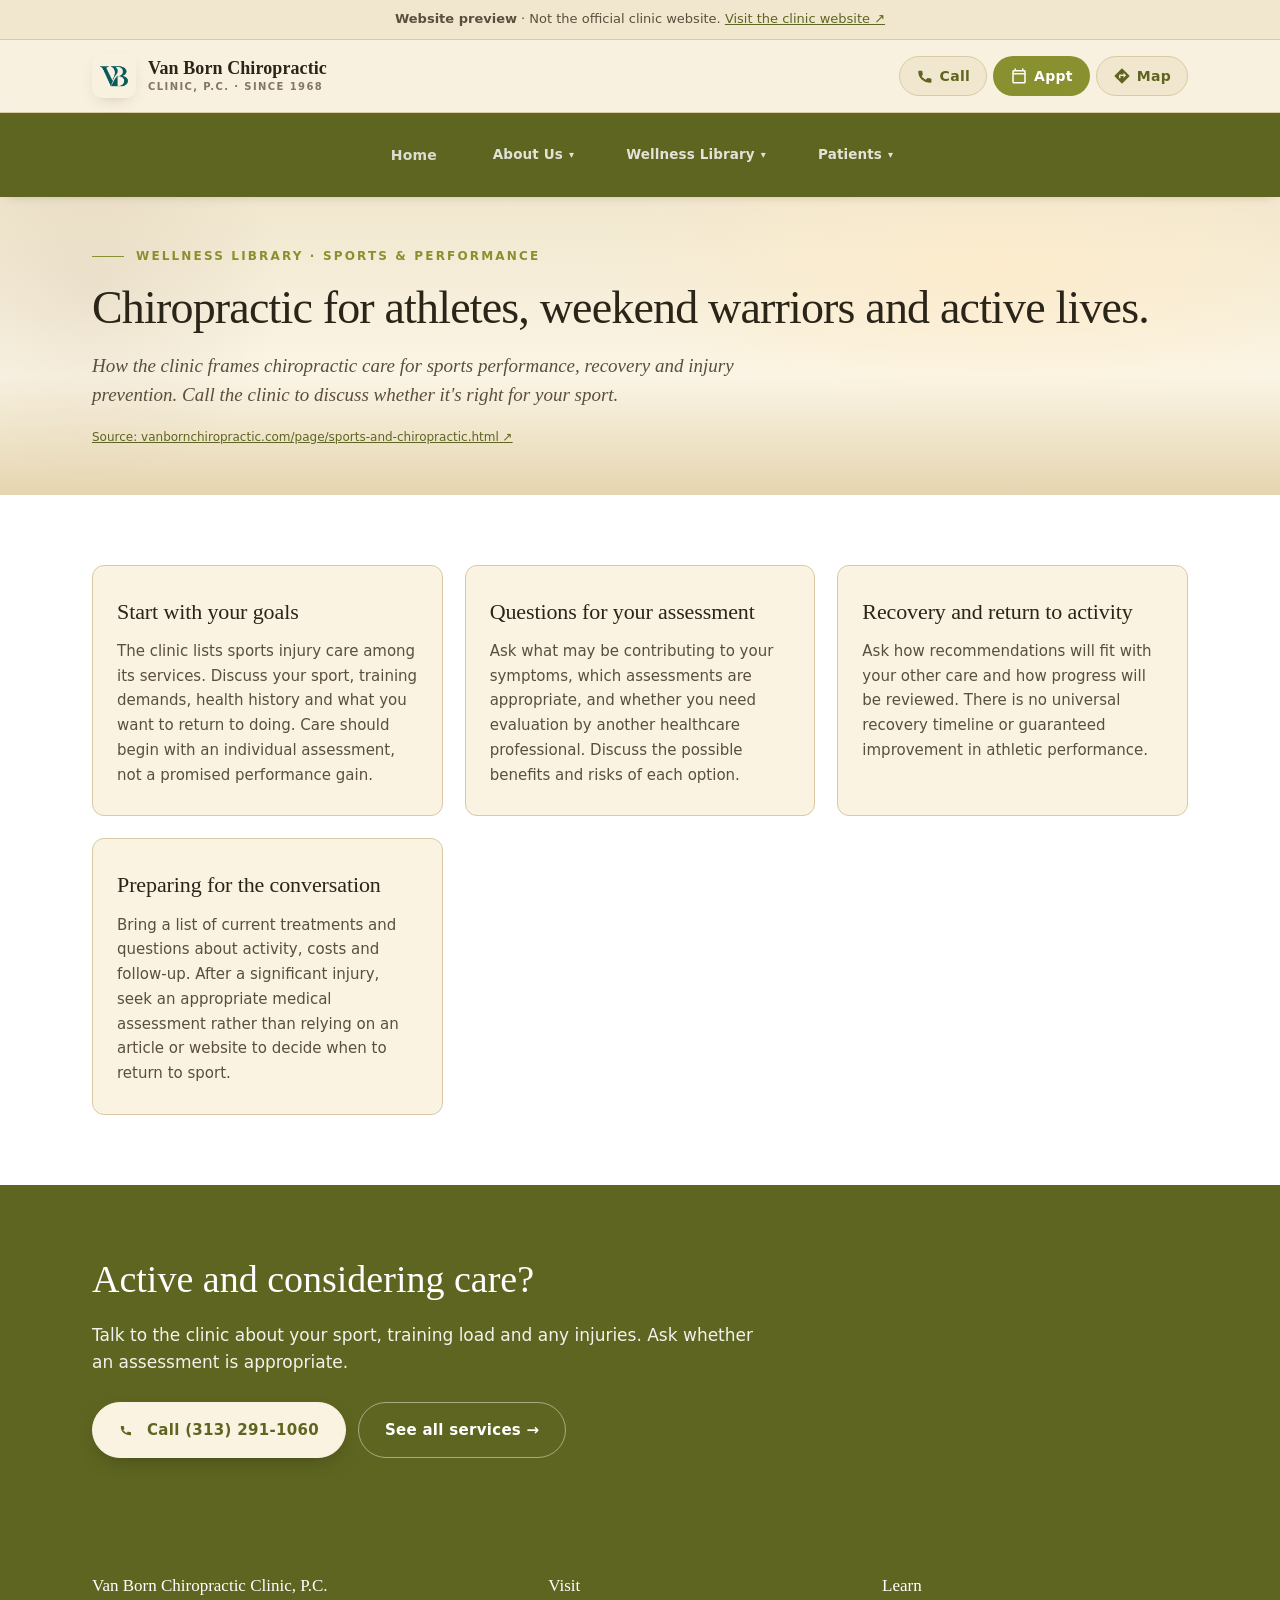
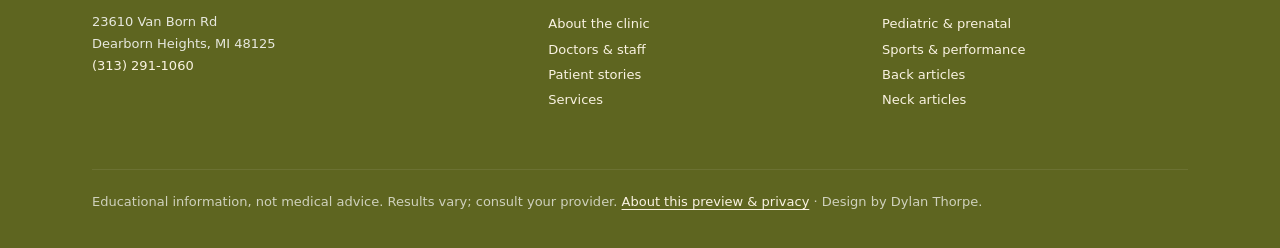
<file: sports-performance.html>
<!DOCTYPE html>
<html lang="en">
<head>
<meta charset="UTF-8" />
<meta name="viewport" content="width=device-width, initial-scale=1, viewport-fit=cover" />
<meta name="theme-color" content="#0e6b5e" />
<meta name="robots" content="noindex, nofollow" />
<meta name="description" content="Sports and performance chiropractic care at Van Born Chiropractic Clinic, P.C. From professional athletes to weekend enthusiasts." />
<meta property="og:title" content="Sports & performance · Van Born Chiropractic — Preview" />
<meta property="og:description" content="Independent website preview; not the official clinic website." />
<meta property="og:type" content="website" />
<title>Sports &amp; performance · Van Born Chiropractic — Preview</title>
<link rel="icon" type="image/png" sizes="16x16" href="assets/favicon-16.png" />
<link rel="icon" type="image/png" sizes="32x32" href="assets/favicon-32.png" />
<link rel="icon" type="image/png" sizes="48x48" href="assets/favicon-48.png" />
<link rel="apple-touch-icon" sizes="180x180" href="assets/favicon-180.png" />
<link rel="stylesheet" href="assets/site.css" />
<script type="application/ld+json">
{
  "@context": "https://schema.org",
  "@type": "WebPage",
  "name": "Sports & performance — Van Born Chiropractic — Preview",
  "description": "Independent website preview; not the official clinic website.",
  "about": { "@type": "MedicalClinic", "name": "Van Born Chiropractic Clinic, P.C.", "url": "https://www.vanbornchiropractic.com/" }
}
</script>
<script src="assets/site.js" defer></script>
</head>
<body class="theme-autumn" data-page="library">
<a class="skip-link" href="#main">Skip to main content</a>
<aside class="demo-banner"><strong>Website preview</strong> · Not the official clinic website. <a href="https://www.vanbornchiropractic.com/">Visit the clinic website ↗</a></aside>
<header class="top">
  <div class="wrap">
    <a class="brand" href="index.html" aria-label="Van Born Chiropractic, home">
      <img class="mark" src="assets/v-monogram-final.png" alt="Van Born Chiropractic" width="44" height="44" />
      <span class="name">Van Born Chiropractic<small>Clinic, P.C. · Since 1968</small></span>
    </a>
    <nav class="header-icons" aria-label="Primary actions">
      <a class="hi" href="tel:+13132911060" aria-label="Call the clinic">
        <svg viewBox="0 0 24 24" aria-hidden="true"><path fill="currentColor" d="M6.6 10.8c1.4 2.7 3.6 4.9 6.3 6.3l2.1-2.1c.3-.3.7-.4 1-.2 1.1.4 2.4.6 3.6.6.6 0 1 .4 1 1V20c0 .6-.4 1-1 1C9.6 21 3 14.4 3 6c0-.6.4-1 1-1h3.5c.6 0 1 .4 1 1 0 1.3.2 2.5.6 3.6.1.4 0 .7-.2 1l-2.3 2.2z"/></svg>
        <span>Call</span>
      </a>
      <a class="hi primary" href="index.html#book" aria-label="Appointment information">
        <svg viewBox="0 0 24 24" aria-hidden="true"><path fill="currentColor" d="M19 4h-1V2h-2v2H8V2H6v2H5c-1.1 0-2 .9-2 2v14c0 1.1.9 2 2 2h14c1.1 0 2-.9 2-2V6c0-1.1-.9-2-2-2zm0 16H5V10h14v10zM5 8V6h14v2H5z"/></svg>
        <span>Appt</span>
      </a>
      <a class="hi" href="https://maps.google.com/?q=23610+Van+Born+Rd+Dearborn+Heights+MI+48125" rel="noopener" aria-label="Directions to the clinic">
        <svg viewBox="0 0 24 24" aria-hidden="true"><path fill="currentColor" d="M21.7 11.3l-9-9c-.4-.4-1-.4-1.4 0l-9 9c-.4.4-.4 1 0 1.4l9 9c.4.4 1 .4 1.4 0l9-9c.4-.4.4-1 0-1.4zM14 14.5V12h-4v3H8v-4c0-.6.4-1 1-1h5V7.5l3.5 3.5-3.5 3.5z"/></svg>
        <span>Map</span>
      </a>
    </nav>
  </div>
</header>
<nav class="topnav" aria-label="Sections">
    <div class="wrap">
      <a href="index.html#top" data-nav="home">Home</a>
      <div class="has-dropdown" data-nav="about">
        <a href="meet-the-doctors.html" class="topnav-trigger" aria-haspopup="true" aria-expanded="false">About Us <span class="caret" aria-hidden="true">▾</span></a>
        <ul class="dropdown" role="menu">
          <li role="none"><a role="menuitem" href="meet-the-doctors.html">Meet the Doctors</a></li>
          <li role="none"><a role="menuitem" href="patient-stories.html">Patient Stories</a></li>
        </ul>
      </div>
      <div class="has-dropdown" data-nav="library">
        <a href="anatomy.html" class="topnav-trigger" aria-haspopup="true" aria-expanded="false">Wellness Library <span class="caret" aria-hidden="true">▾</span></a>
        <ul class="dropdown" role="menu">
          <li role="none"><a role="menuitem" href="anatomy.html">Body region guide</a></li>
          <li role="none"><a role="menuitem" href="library-back.html">Back</a></li>
          <li role="none"><a role="menuitem" href="library-neck.html">Neck</a></li>
          <li role="none"><a role="menuitem" href="library-sciatica.html">Sciatica</a></li>
          <li role="none"><a role="menuitem" href="library-carpal.html">Carpal tunnel</a></li>
          <li role="none"><a role="menuitem" href="library-joints.html">Joints</a></li>
          <li role="none"><a role="menuitem" href="library-foot.html">Feet</a></li>
          <li role="none"><a role="menuitem" href="pediatric.html">Pediatric</a></li>
          <li role="none"><a role="menuitem" href="sports-performance.html">Sports &amp; performance</a></li>
        </ul>
      </div>
      <div class="has-dropdown" data-nav="patients">
        <a href="patient-resources.html" class="topnav-trigger" aria-haspopup="true" aria-expanded="false">Patients <span class="caret" aria-hidden="true">▾</span></a>
        <ul class="dropdown" role="menu">
          <li role="none"><a role="menuitem" href="patient-resources.html">Patient resources</a></li>
          <li role="none"><a role="menuitem" href="https://vanbornchiropractic.com/uploads/new-patient-forms-2023.pdf" target="_blank" rel="noopener">New patient forms (PDF)</a></li>
        </ul>
      </div>
    </div>
  </nav>

<main id="main" tabindex="-1">

<section class="hero small">
  <div class="wrap">
    <p class="eyebrow">Wellness Library · Sports &amp; Performance</p>
    <h1>Chiropractic for athletes, weekend warriors and active lives.</h1>
    <p class="lede">How the clinic frames chiropractic care for sports performance, recovery and injury prevention. Call the clinic to discuss whether it's right for your sport.</p>
    <p class="source-link"><a href="https://www.vanbornchiropractic.com/page/sports-and-chiropractic.html" rel="noopener">Source: vanbornchiropractic.com/page/sports-and-chiropractic.html ↗</a></p>
  </div>
</section>

<section class="services"><div class="wrap"><div class="services-grid"><article class="service-card"><h2>Start with your goals</h2><p>The clinic lists sports injury care among its services. Discuss your sport, training demands, health history and what you want to return to doing. Care should begin with an individual assessment, not a promised performance gain.</p></article><article class="service-card"><h2>Questions for your assessment</h2><p>Ask what may be contributing to your symptoms, which assessments are appropriate, and whether you need evaluation by another healthcare professional. Discuss the possible benefits and risks of each option.</p></article><article class="service-card"><h2>Recovery and return to activity</h2><p>Ask how recommendations will fit with your other care and how progress will be reviewed. There is no universal recovery timeline or guaranteed improvement in athletic performance.</p></article><article class="service-card"><h2>Preparing for the conversation</h2><p>Bring a list of current treatments and questions about activity, costs and follow-up. After a significant injury, seek an appropriate medical assessment rather than relying on an article or website to decide when to return to sport.</p></article></div></div></section>

<section class="cta-strip">
  <div class="wrap">
    <h2>Active and considering care?</h2>
    <p>Talk to the clinic about your sport, training load and any injuries. Ask whether an assessment is appropriate.</p>
    <div class="ctas">
      <a class="btn primary" href="tel:+13132911060"><svg class="ico" viewBox="0 0 24 24" aria-hidden="true"><path d="M6.6 10.8c1.4 2.7 3.6 4.9 6.3 6.3l2.1-2.1c.3-.3.7-.4 1-.2 1.1.4 2.4.6 3.6.6.6 0 1 .4 1 1V20c0 .6-.4 1-1 1C9.6 21 3 14.4 3 6c0-.6.4-1 1-1h3.5c.6 0 1 .4 1 1 0 1.3.2 2.5.6 3.6.1.4 0 .7-.2 1l-2.3 2.2z"/></svg>Call (313) 291-1060</a>
      <a class="btn ghost" href="services.html">See all services →</a>
    </div>
  </div>
</section>

</main>

<footer>
  <div class="wrap">
    <div>
      <h4>Van Born Chiropractic Clinic, P.C.</h4>
      <p>23610 Van Born Rd<br/>Dearborn Heights, MI 48125<br/><a href="tel:+13132911060">(313) 291-1060</a></p>
    </div>
    <div>
      <h4>Visit</h4>
      <ul>
        <li><a href="index.html#about">About the clinic</a></li>
        <li><a href="meet-the-doctors.html">Doctors &amp; staff</a></li>
        <li><a href="patient-stories.html">Patient stories</a></li>
        <li><a href="services.html">Services</a></li>
      </ul>
    </div>
    <div>
      <h4>Learn</h4>
      <ul>
        <li><a href="pediatric.html">Pediatric &amp; prenatal</a></li>
        <li><a href="sports-performance.html">Sports &amp; performance</a></li>
        <li><a href="library-back.html">Back articles</a></li>
        <li><a href="library-neck.html">Neck articles</a></li>
      </ul>
    </div>
    <p class="small">Educational information, not medical advice. Results vary; consult your provider. <a href="index.html#privacy">About this preview &amp; privacy</a> · Design by Dylan Thorpe.</p>
  </div>
</footer>
</body>
</html>
</file>
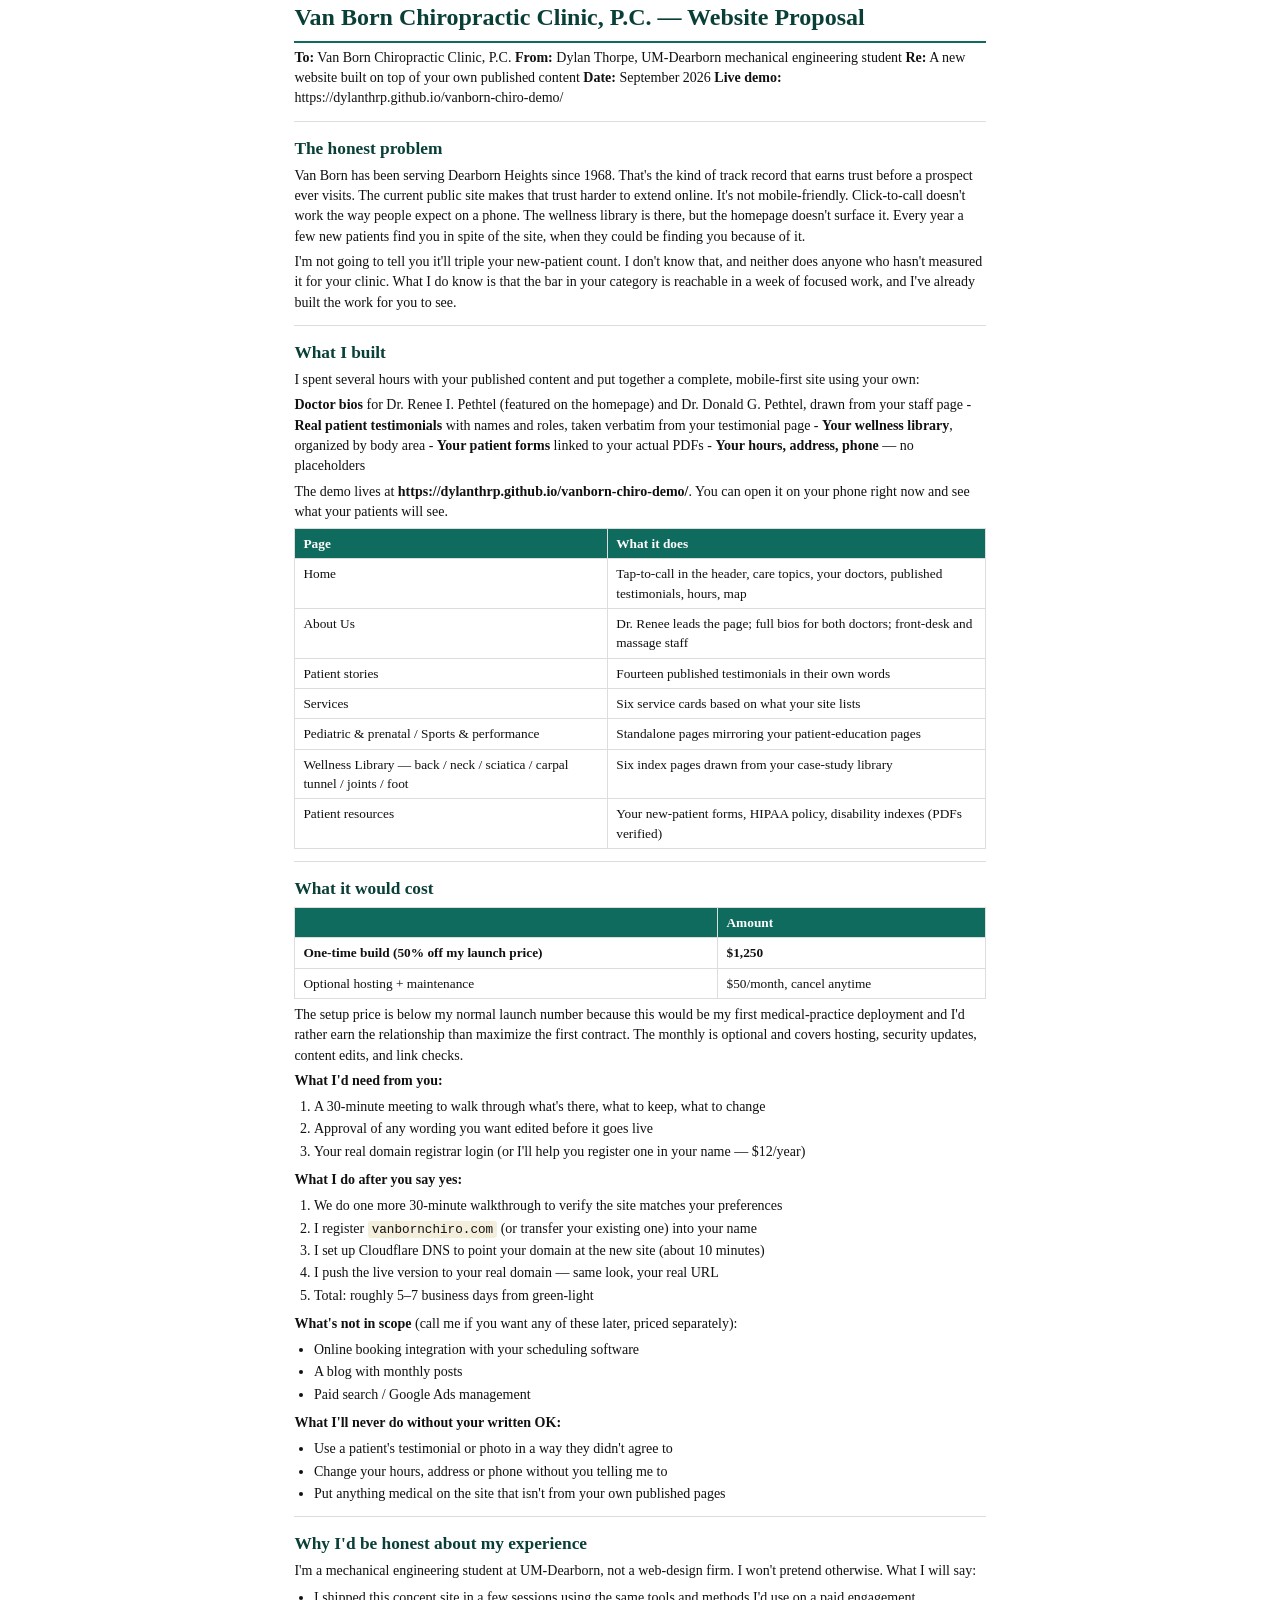
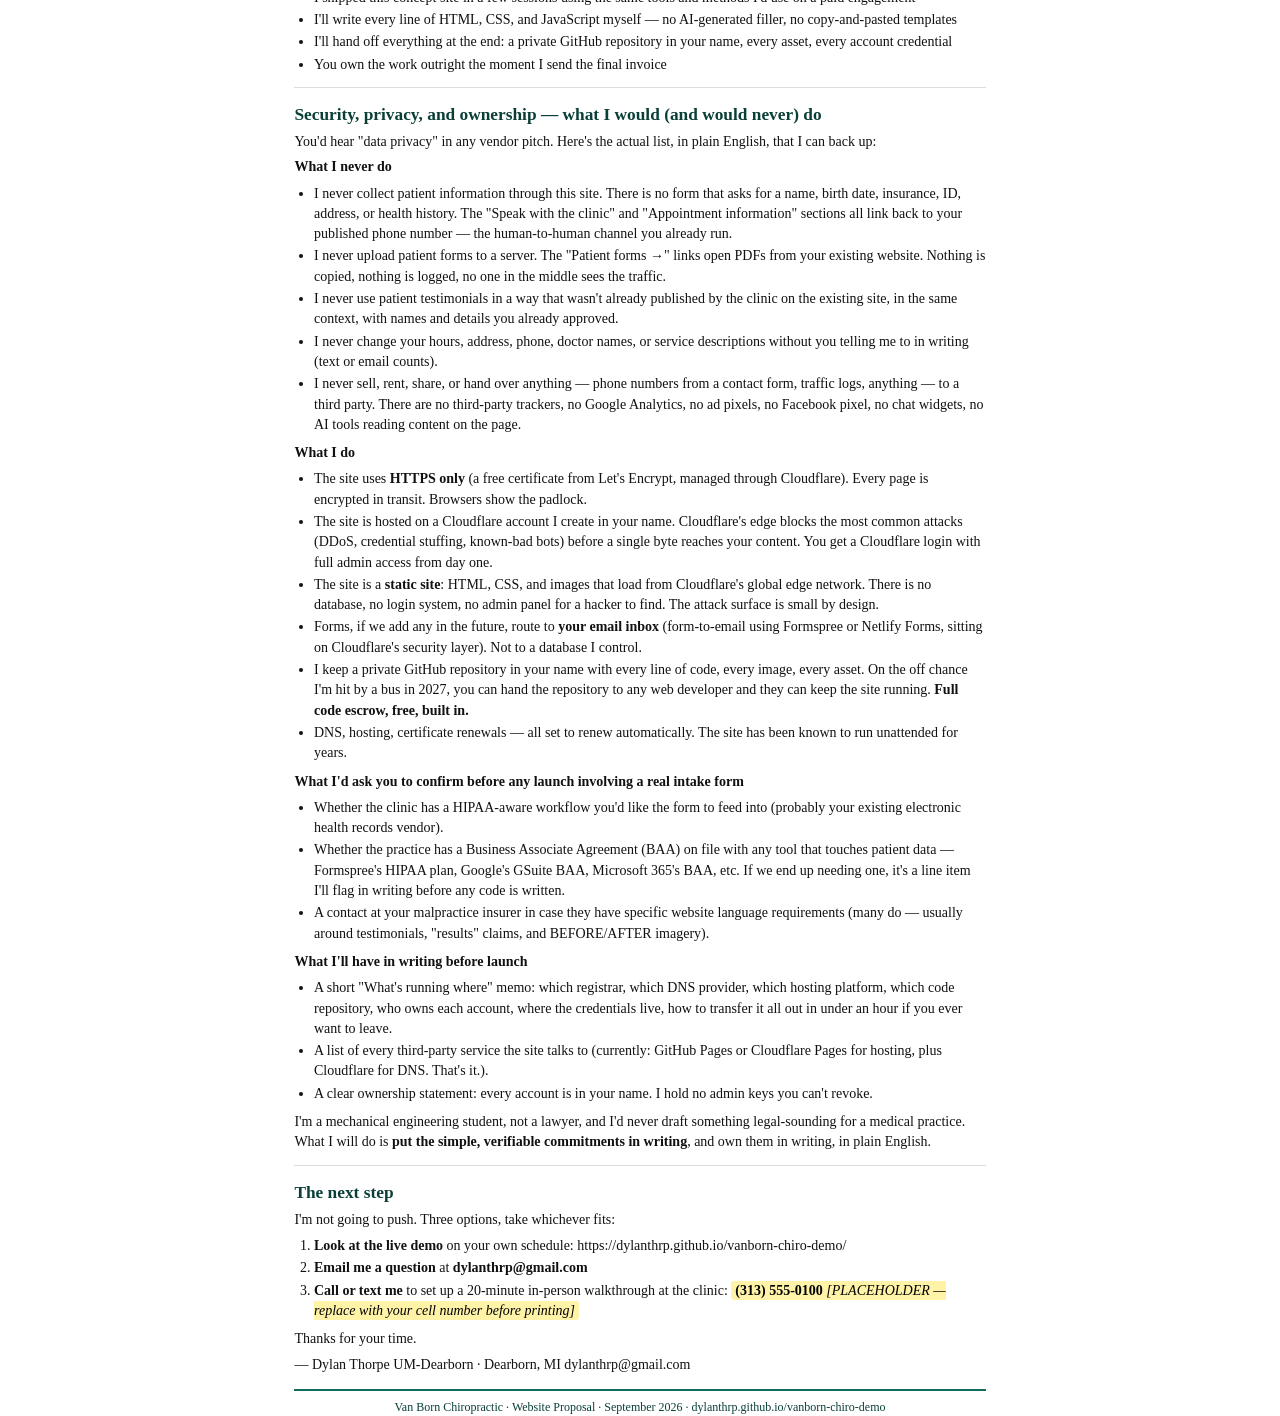
<file: qa/proposal-print.html>
<!doctype html>
<html lang="en"><head><meta charset="utf-8"><title>Van Born Proposal</title>
<style>
  @page { size: Letter; margin: 0.6in 0.7in 0.7in 0.7in; }
  *{box-sizing:border-box;}
  body{font-family:Georgia,"Times New Roman",serif;color:#111;line-height:1.45;font-size:10.5pt;max-width:7.2in;margin:0 auto;padding:0;}
  h1{font-size:18pt;margin:0 0 4px 0;color:#0a3f38;border-bottom:2px solid #0e6b5e;padding-bottom:6px;}
  h2{font-size:13pt;color:#0a3f38;margin:14px 0 5px 0;}
  hr{border:0;border-top:1px solid #ddd;margin:12px 0;}
  table{border-collapse:collapse;width:100%;margin:6px 0;font-size:10pt;}
  th,td{border:1px solid #ddd;padding:5px 8px;text-align:left;vertical-align:top;}
  th{background:#0e6b5e;color:#fff;}
  ul,ol{margin:6px 0 8px 1.4em;padding:0;}
  li{margin:2px 0;}
  p{margin:5px 0;}
  code{background:#f4efdc;padding:1px 4px;border-radius:3px;font-family:"Courier New",monospace;font-size:9.5pt;}
  mark{background:#fff3a8 !important;padding:2px 4px;border-radius:3px;color:#000;}
  .footer{margin-top:14px;border-top:2px solid #0e6b5e;padding-top:8px;text-align:center;color:#0a3f38;font-size:9pt;}
</style></head><body>
<h1>Van Born Chiropractic Clinic, P.C. — Website Proposal</h1><p><strong>To:</strong> Van Born Chiropractic Clinic, P.C. <strong>From:</strong> Dylan Thorpe, UM-Dearborn mechanical engineering student <strong>Re:</strong> A new website built on top of your own published content <strong>Date:</strong> September 2026 <strong>Live demo:</strong> https://dylanthrp.github.io/vanborn-chiro-demo/</p><hr><h2>The honest problem</h2><p>Van Born has been serving Dearborn Heights since 1968. That's the kind of track record that earns trust before a prospect ever visits. The current public site makes that trust harder to extend online. It's not mobile-friendly. Click-to-call doesn't work the way people expect on a phone. The wellness library is there, but the homepage doesn't surface it. Every year a few new patients find you in spite of the site, when they could be finding you because of it.</p><p>I'm not going to tell you it'll triple your new-patient count. I don't know that, and neither does anyone who hasn't measured it for your clinic. What I do know is that the bar in your category is reachable in a week of focused work, and I've already built the work for you to see.</p><hr><h2>What I built</h2><p>I spent several hours with your published content and put together a complete, mobile-first site using your own:</p><p><strong>Doctor bios</strong> for Dr. Renee I. Pethtel (featured on the homepage) and Dr. Donald G. Pethtel, drawn from your staff page - <strong>Real patient testimonials</strong> with names and roles, taken verbatim from your testimonial page - <strong>Your wellness library</strong>, organized by body area - <strong>Your patient forms</strong> linked to your actual PDFs - <strong>Your hours, address, phone</strong> — no placeholders</p><p>The demo lives at <strong>https://dylanthrp.github.io/vanborn-chiro-demo/</strong>. You can open it on your phone right now and see what your patients will see.</p><table><thead><tr><th> Page</th><th>What it does </th></tr></thead><tbody><tr><td> Home</td><td>Tap-to-call in the header, care topics, your doctors, published testimonials, hours, map </td></tr><tr><td> About Us</td><td>Dr. Renee leads the page; full bios for both doctors; front-desk and massage staff </td></tr><tr><td> Patient stories</td><td>Fourteen published testimonials in their own words </td></tr><tr><td> Services</td><td>Six service cards based on what your site lists </td></tr><tr><td> Pediatric & prenatal / Sports & performance</td><td>Standalone pages mirroring your patient-education pages </td></tr><tr><td> Wellness Library — back / neck / sciatica / carpal tunnel / joints / foot</td><td>Six index pages drawn from your case-study library </td></tr><tr><td> Patient resources</td><td>Your new-patient forms, HIPAA policy, disability indexes (PDFs verified) </td></tr></tbody></table><hr><h2>What it would cost</h2><table><thead><tr><th></th><th>Amount </th></tr></thead><tbody><tr><td> <strong>One-time build (50% off my launch price)</strong></td><td><strong>$1,250</strong> </td></tr><tr><td> Optional hosting + maintenance</td><td>$50/month, cancel anytime </td></tr></tbody></table><p>The setup price is below my normal launch number because this would be my first medical-practice deployment and I'd rather earn the relationship than maximize the first contract. The monthly is optional and covers hosting, security updates, content edits, and link checks.</p><p><strong>What I'd need from you:</strong></p><ol><li>A 30-minute meeting to walk through what's there, what to keep, what to change</li><li>Approval of any wording you want edited before it goes live</li><li>Your real domain registrar login (or I'll help you register one in your name — $12/year)</li></ol><p><strong>What I do after you say yes:</strong></p><ol><li>We do one more 30-minute walkthrough to verify the site matches your preferences</li><li>I register <code>vanbornchiro.com</code> (or transfer your existing one) into your name</li><li>I set up Cloudflare DNS to point your domain at the new site (about 10 minutes)</li><li>I push the live version to your real domain — same look, your real URL</li><li>Total: roughly 5–7 business days from green-light</li></ol><p><strong>What's not in scope</strong> (call me if you want any of these later, priced separately):</p><ul><li>Online booking integration with your scheduling software</li><li>A blog with monthly posts</li><li>Paid search / Google Ads management</li></ul><p><strong>What I'll never do without your written OK:</strong></p><ul><li>Use a patient's testimonial or photo in a way they didn't agree to</li><li>Change your hours, address or phone without you telling me to</li><li>Put anything medical on the site that isn't from your own published pages</li></ul><hr><h2>Why I'd be honest about my experience</h2><p>I'm a mechanical engineering student at UM-Dearborn, not a web-design firm. I won't pretend otherwise. What I will say:</p><ul><li>I shipped this concept site in a few sessions using the same tools and methods I'd use on a paid engagement</li><li>I'll write every line of HTML, CSS, and JavaScript myself — no AI-generated filler, no copy-and-pasted templates</li><li>I'll hand off everything at the end: a private GitHub repository in your name, every asset, every account credential</li><li>You own the work outright the moment I send the final invoice</li></ul><hr><h2>Security, privacy, and ownership — what I would (and would never) do</h2><p>You'd hear "data privacy" in any vendor pitch. Here's the actual list, in plain English, that I can back up:</p><p><strong>What I never do</strong></p><ul><li>I never collect patient information through this site. There is no form that asks for a name, birth date, insurance, ID, address, or health history. The "Speak with the clinic" and "Appointment information" sections all link back to your published phone number — the human-to-human channel you already run.</li><li>I never upload patient forms to a server. The "Patient forms →" links open PDFs from your existing website. Nothing is copied, nothing is logged, no one in the middle sees the traffic.</li><li>I never use patient testimonials in a way that wasn't already published by the clinic on the existing site, in the same context, with names and details you already approved.</li><li>I never change your hours, address, phone, doctor names, or service descriptions without you telling me to in writing (text or email counts).</li><li>I never sell, rent, share, or hand over anything — phone numbers from a contact form, traffic logs, anything — to a third party. There are no third-party trackers, no Google Analytics, no ad pixels, no Facebook pixel, no chat widgets, no AI tools reading content on the page.</li></ul><p><strong>What I do</strong></p><ul><li>The site uses <strong>HTTPS only</strong> (a free certificate from Let's Encrypt, managed through Cloudflare). Every page is encrypted in transit. Browsers show the padlock.</li><li>The site is hosted on a Cloudflare account I create in your name. Cloudflare's edge blocks the most common attacks (DDoS, credential stuffing, known-bad bots) before a single byte reaches your content. You get a Cloudflare login with full admin access from day one.</li><li>The site is a <strong>static site</strong>: HTML, CSS, and images that load from Cloudflare's global edge network. There is no database, no login system, no admin panel for a hacker to find. The attack surface is small by design.</li><li>Forms, if we add any in the future, route to <strong>your email inbox</strong> (form-to-email using Formspree or Netlify Forms, sitting on Cloudflare's security layer). Not to a database I control.</li><li>I keep a private GitHub repository in your name with every line of code, every image, every asset. On the off chance I'm hit by a bus in 2027, you can hand the repository to any web developer and they can keep the site running. <strong>Full code escrow, free, built in.</strong></li><li>DNS, hosting, certificate renewals — all set to renew automatically. The site has been known to run unattended for years.</li></ul><p><strong>What I'd ask you to confirm before any launch involving a real intake form</strong></p><ul><li>Whether the clinic has a HIPAA-aware workflow you'd like the form to feed into (probably your existing electronic health records vendor).</li><li>Whether the practice has a Business Associate Agreement (BAA) on file with any tool that touches patient data — Formspree's HIPAA plan, Google's GSuite BAA, Microsoft 365's BAA, etc. If we end up needing one, it's a line item I'll flag in writing before any code is written.</li><li>A contact at your malpractice insurer in case they have specific website language requirements (many do — usually around testimonials, "results" claims, and BEFORE/AFTER imagery).</li></ul><p><strong>What I'll have in writing before launch</strong></p><ul><li>A short "What's running where" memo: which registrar, which DNS provider, which hosting platform, which code repository, who owns each account, where the credentials live, how to transfer it all out in under an hour if you ever want to leave.</li><li>A list of every third-party service the site talks to (currently: GitHub Pages or Cloudflare Pages for hosting, plus Cloudflare for DNS. That's it.).</li><li>A clear ownership statement: every account is in your name. I hold no admin keys you can't revoke.</li></ul><p>I'm a mechanical engineering student, not a lawyer, and I'd never draft something legal-sounding for a medical practice. What I will do is <strong>put the simple, verifiable commitments in writing</strong>, and own them in writing, in plain English.</p><hr><h2>The next step</h2><p>I'm not going to push. Three options, take whichever fits:</p><ol><li><strong>Look at the live demo</strong> on your own schedule: https://dylanthrp.github.io/vanborn-chiro-demo/</li><li><strong>Email me a question</strong> at <strong>dylanthrp@gmail.com</strong></li><li><strong>Call or text me</strong> to set up a 20-minute in-person walkthrough at the clinic: <mark style="background-color: #fff3a8; padding: 2px 4px; border-radius: 3px;"><strong>(313) 555-0100</strong> <em>[PLACEHOLDER — replace with your cell number before printing]</em></mark></li></ol><p>Thanks for your time.</p><p>— Dylan Thorpe UM-Dearborn · Dearborn, MI dylanthrp@gmail.com</p><div class="footer">Van Born Chiropractic · Website Proposal · September 2026 · dylanthrp.github.io/vanborn-chiro-demo</div>
</body></html>
</file>
<file: assets/site.css>
/* ===========================================================
   VAN BORN CHIROPRACTIC v2
   AUTUMN THEME 2026-10-06 — revert in March.
   The brand palette is preserved in `.theme-brand` below. To revert,
   remove `class="theme-autumn"` from <body> in each HTML file (or replace
   it with `class="theme-brand"`). The base structure, copy, phone and
   schema are unchanged.

   Themes:
     .theme-brand  — original green/cream/brass (preserved, currently inactive)
     .theme-autumn — subtle autumn accent (currently active on <body>)
   =========================================================== */

/* ----- BRAND PALETTE — preserved, currently inactive ----- */
.theme-brand {
  --c-green:       #0e6b5e;
  --c-green-dark:  #08463d;
  --c-green-light: #14927f;
  --c-cream:       #f5efe2;
  --c-cream-2:     #ebe2cd;
  --c-cream-3:     #e0d4b6;
  --c-ink:         #1a1d24;
  --c-ink-soft:    #3d414b;
  --c-muted:       #5b606a;
  --c-line:        #d8cfb9;
  --c-brass:       #b8975c;
  --c-rust:        #a04a2a;
  --autumn-1:      transparent;
  --autumn-2:      transparent;
  --autumn-3:      transparent;
  --autumn-ink:    transparent;
}

/* ----- AUTUMN PALETTE — currently active, subtle accent ----- */
.theme-autumn {
  /* Primary palette: autumn-foliage 5 swatches */
  --c-green:       #89902F;       /* olive green (CTAs, accents) */
  --c-green-dark:  #5e6520;       /* darker olive (hover/pressed) */
  --c-green-light: #a3aa45;       /* lighter olive (subtle accents) */
  --c-yellow:      #FCB829;       /* warm yellow (highlights) */
  --c-orange:      #FE7126;       /* burnt orange (accent) */
  --c-red:         #F04032;       /* brick red (emphasis only) */
  --c-brown:       #875D4A;       /* warm brown (secondary text, dividers) */
  /* Parchment neutrals: soft on the eyes for older viewers */
  --c-cream:       #FAF3E2;       /* parchment — warm cream paper */
  --c-cream-2:     #F1E7CE;       /* wheat — slightly deeper */
  --c-cream-3:     #E5D5B0;       /* linen — card / divider */
  --c-ink:         #2A2419;       /* deep walnut — text, softer than black */
  --c-ink-soft:    #5A4F3D;       /* walnut — secondary text */
  --c-muted:       #847663;       /* taupe — meta text */
  --c-line:        #D9C9A5;       /* divider line */
  --c-brass:       #B89360;       /* brass / ochre (legacy token) */
  --c-rust:        #B85A2E;       /* rust accent (legacy token) */
  /* Accent token aliases — keep names so existing CSS still works */
  --autumn-1:      #FCB829;       /* yellow */
  --autumn-2:      #FE7126;       /* orange */
  --autumn-3:      #89902F;       /* olive */
  --autumn-ink:    #2A2419;       /* walnut */
}

:root {
  --r: 6px;
  --r-lg: 12px;
  --max: 1140px;
  --serif: "Cormorant Garamond", "Garamond", Georgia, serif;
  --sans:  "Inter", -apple-system, BlinkMacSystemFont, "Segoe UI", system-ui, sans-serif;
}
* { box-sizing: border-box; }
html { -webkit-text-size-adjust: 100%; scroll-behavior: smooth; }
body {
  margin: 0;
  font-family: var(--sans);
  background: var(--c-cream);
  color: var(--c-ink);
  line-height: 1.6;
  font-size: 17px;
  /* Soft parchment texture: cream base + barely-there warm noise for
     "old paper" feel without the busy grain. Soft on the eyes. */
  background-image: url("data:image/svg+xml;utf8,<svg xmlns='http://www.w3.org/2000/svg' width='320' height='320'><filter id='p'><feTurbulence type='fractalNoise' baseFrequency='0.55' numOctaves='2' stitchTiles='stitch'/><feColorMatrix values='0 0 0 0 0.53 0 0 0 0 0.36 0 0 0 0 0.29 0 0 0 0 0.035 0'/></filter><rect width='320' height='320' filter='url(%23p)'/></svg>");
  background-attachment: fixed;
}
img { max-width: 100%; height: auto; display: block; }
a { color: var(--c-green-dark); }
button { font: inherit; cursor: pointer; }

.wrap { max-width: var(--max); margin: 0 auto; padding: 0 22px; }

/* ===========================================================
   Header — phone-CTA visible up top
   =========================================================== */
header.top {
  background: var(--c-cream);
  border-bottom: 1px solid var(--c-line);
  position: sticky; top: 0; z-index: 50;
  backdrop-filter: blur(8px);
  -webkit-backdrop-filter: blur(8px);
  background: rgba(250, 243, 226, 0.94);
}
header.top .wrap {
  display: flex; align-items: center; justify-content: space-between;
  padding: 14px 22px;
  gap: 14px;
}
.brand { display: flex; align-items: center; gap: 12px; text-decoration: none; color: var(--c-ink); }
.brand .mark {
  width: 44px; height: 44px;
  border-radius: 10px;
  display: block;
  box-shadow: 0 6px 16px -8px rgba(107,58,31,.35);
}


.brand .name {
  font-family: var(--serif);
  font-size: 18px;
  font-weight: 600;
  line-height: 1.05;
  letter-spacing: .005em;
}
.brand .name small {
  display: block;
  font-family: var(--sans);
  font-size: 10px;
  font-weight: 700;
  letter-spacing: .14em;
  text-transform: uppercase;
  color: var(--c-muted);
  margin-top: 4px;
}

@media (min-width: 540px) { }

/* ===========================================================
   Hero — patient pain point, click-to-call, no stock photo
   =========================================================== */
.hero {
  padding: 64px 0 50px;
  position: relative;
  overflow: hidden;
}
.hero::before {
  /* Soft green wash on left */
  content: "";
  position: absolute;
  top: -120px; left: -120px;
  width: 420px; height: 420px;
  background: radial-gradient(circle, rgba(107,58,31,.08), transparent 65%);
  pointer-events: none;
}
.hero::after {
  /* Layered "treatment-room" backdrop: warm vertical wash + soft window-light circle on the right */
  content: "";
  position: absolute;
  inset: 0;
  background:
    radial-gradient(ellipse 60% 80% at 85% 20%, rgba(255,235,200,0.55), transparent 60%),
    linear-gradient(180deg, var(--c-cream-2) 0%, #fbf5e5 60%, var(--c-cream-3) 100%);
  pointer-events: none;
  z-index: -1;
}
@media (min-width: 880px) {
  .hero::after {
    background:
      radial-gradient(ellipse 50% 70% at 78% 25%, rgba(255,235,200,0.7), transparent 65%),
      linear-gradient(180deg, var(--c-cream-2) 0%, #fbf5e5 60%, var(--c-cream-3) 100%);
  }
}
.hero .wrap {
  display: grid; gap: 50px;
  align-items: center;
  position: relative;
}
@media (min-width: 880px) {
  .hero .wrap { grid-template-columns: 1.2fr 1fr; gap: 64px; }
  .hero { padding: 90px 0 80px; }
}
.hero .eyebrow {
  font-size: 12px; font-weight: 700;
  letter-spacing: .18em; text-transform: uppercase;
  color: var(--c-green);
  margin: 0 0 18px;
  display: flex; align-items: center; gap: 12px;
}
.hero .eyebrow::before {
  content: ""; width: 32px; height: 1px; background: var(--c-green);
}
.hero h1 {
  font-family: var(--serif);
  font-weight: 500;
  font-size: clamp(38px, 6.5vw, 60px);
  line-height: 1.05;
  letter-spacing: -0.018em;
  margin: 0 0 22px;
  color: var(--c-ink);
}
.hero h1 em { font-style: italic; color: var(--c-green); }
.hero .lede {
  font-family: var(--serif);
  font-style: italic;
  font-size: clamp(17px, 2.2vw, 21px);
  color: var(--c-ink-soft);
  max-width: 32em;
  margin: 0 0 30px;
  line-height: 1.55;
}
.hero .ctas { display: flex; flex-wrap: wrap; gap: 12px; align-items: center; }
.btn {
  display: inline-flex; align-items: center; gap: 10px;
  padding: 15px 26px;
  border-radius: 999px;
  font-weight: 700; font-size: 15px;
  text-decoration: none;
  letter-spacing: .02em;
  border: 1px solid transparent;
  min-height: 54px;
  transition: transform .12s ease, background .12s ease, border-color .12s ease;
}
.btn-call { background: var(--c-green); color: #fff; }
.btn-call:hover { background: var(--c-green-dark); }
.btn-book { background: var(--c-ink); color: #fff; }
.btn-book:hover { background: var(--c-rust); }
.btn-ghost { background: transparent; color: var(--c-ink); border-color: var(--c-line); }
.btn-ghost:hover { border-color: var(--c-ink); }
.btn:active { transform: translateY(1px); }

.hero .meta {
  display: grid;
  grid-template-columns: 1fr 1fr 1fr;
  gap: 16px 12px;
  margin-top: 36px;
  padding-top: 26px;
  border-top: 1px solid var(--c-line);
  font-size: 11px;
  letter-spacing: .12em;
  text-transform: uppercase;
  color: var(--c-muted);
  font-weight: 700;
}
.hero .meta strong {
  display: block;
  font-family: var(--serif);
  font-size: 24px;
  font-weight: 500;
  color: var(--c-green-dark);
  letter-spacing: -0.01em;
  margin-bottom: 4px;
  text-transform: none;
}

/* Portrait placeholder */
.portrait {
  position: relative;
  aspect-ratio: 4 / 5;
  background: linear-gradient(160deg, var(--c-cream-3), var(--c-cream-2));
  border-radius: var(--r-lg);
  overflow: hidden;
  box-shadow: 0 30px 60px -30px rgba(58,31,16,.28), 0 1px 0 rgba(0,0,0,.03);
  border: 1px solid rgba(255,255,255,.6);
}
.portrait svg { position: absolute; inset: 0; width: 100%; height: 100%; }
.portrait .portrait-badge {
  position: absolute;
  bottom: 16px; left: 16px; right: 16px;
  background: rgba(245, 236, 220, 0.96);
  border: 1px solid var(--c-line);
  border-left: 3px solid var(--c-green);
  padding: 10px 14px 11px;
  border-radius: 8px;
  display: flex;
  flex-direction: column;
  gap: 1px;
  backdrop-filter: blur(2px);
  -webkit-backdrop-filter: blur(2px);
  box-shadow: 0 8px 24px -10px rgba(0,0,0,0.18);
}
.portrait .portrait-badge .badge-line-1 {
  font-family: var(--serif);
  font-size: 15px;
  font-weight: 600;
  color: var(--c-ink);
  line-height: 1.2;
}
.portrait .portrait-badge .badge-line-2 {
  font-size: 12.5px;
  font-weight: 700;
  color: var(--c-green-dark);
  letter-spacing: .04em;
  margin-top: 2px;
}
.portrait .portrait-badge .badge-line-3 {
  font-size: 11.5px;
  color: var(--c-ink-soft);
  letter-spacing: .02em;
  margin-top: 2px;
}
.portrait .photo-tag {
  position: absolute;
  bottom: 14px; left: 14px;
  background: rgba(58,31,16,.85);
  color: var(--c-cream);
  padding: 5px 11px;
  border-radius: 999px;
  font-size: 10px;
  font-weight: 700;
  letter-spacing: .12em;
  text-transform: uppercase;
}

/* ===========================================================
   Conditions — what we treat
   =========================================================== */
.conditions {
  background: #fff;
  border-top: 1px solid var(--c-line);
  border-bottom: 1px solid var(--c-line);
}
.conditions h2 {
  font-family: var(--serif);
  font-weight: 500;
  font-size: clamp(32px, 4.5vw, 46px);
  letter-spacing: -0.015em;
  margin: 0 0 14px;
}
.conditions h2 em { font-style: italic; color: var(--c-green); }
.conditions .lede { font-size: 17px; color: var(--c-ink-soft); max-width: 36em; margin: 0 0 50px; }

.condition-grid {
  display: grid;
  grid-template-columns: 1fr;
  gap: 18px;
}
@media (min-width: 720px) { .condition-grid { grid-template-columns: repeat(3, 1fr); } }
@media (min-width: 980px) { .condition-grid { grid-template-columns: repeat(4, 1fr); } }

.condition {
  padding: 24px 22px;
  background: var(--c-cream);
  border: 1px solid var(--c-line);
  border-radius: var(--r-lg);
  border-left: 3px solid var(--c-green);
  transition: transform .14s ease, box-shadow .14s ease;
}
.condition:hover {
  transform: translateY(-2px);
  box-shadow: 0 10px 24px -16px rgba(138,90,58,.22);
}
.condition h3 {
  font-family: var(--serif);
  font-size: 21px;
  font-weight: 600;
  margin: 0 0 6px;
  color: var(--c-ink);
}
.condition p { margin: 0; font-size: 14px; color: var(--c-muted); line-height: 1.55; }
.condition-link {
  display: inline-flex; align-items: center; gap: 6px;
  margin-top: 14px;
  font-size: 13.5px; font-weight: 700;
  letter-spacing: .02em;
  color: var(--c-green-dark);
  text-decoration: none;
  border-top: 1px solid var(--c-line);
  padding-top: 12px;
  width: 100%;
  transition: color .14s ease, gap .14s ease;
}
.condition:hover .condition-link,
.condition-link:hover { color: var(--c-green); gap: 10px; }
.condition-link span[aria-hidden] {
  font-size: 16px;
  transition: transform .14s ease;
  display: inline-block;
}
.condition-link:hover span[aria-hidden] { transform: translateX(2px); }

.conditions-footnote {
  margin: 28px 0 0;
  font-size: 13px;
  color: var(--c-muted);
  max-width: 60em;
  font-style: italic;
}

/* ===========================================================
   First Visit — 3-step pathway (cohort staple)
   =========================================================== */
.first-visit { padding: 80px 0; background: var(--c-cream-2); border-top: 1px solid var(--c-line); border-bottom: 1px solid var(--c-line); }
.first-visit .section-eyebrow {
  font-size: 12px; font-weight: 800;
  letter-spacing: .24em; text-transform: uppercase;
  color: var(--c-green);
  margin-bottom: 18px; padding-bottom: 4px;
  display: inline-block;
  border-bottom: 2px solid var(--c-green);
}
.first-visit h2 {
  font-family: var(--serif);
  font-size: clamp(28px, 4vw, 40px);
  font-weight: 500;
  margin: 0 0 16px;
  letter-spacing: -0.015em;
  color: var(--c-ink);
  max-width: 30em;
}
.first-visit h2 em { font-style: italic; color: var(--c-green); }

.first-visit-steps {
  list-style: none; padding: 0; margin: 0 0 32px;
  display: grid; gap: 18px;
  grid-template-columns: 1fr;
  max-width: 64em;
}
@media (min-width: 760px) {
  .first-visit-steps { grid-template-columns: repeat(3, 1fr); gap: 22px; }
}
.first-visit-steps li {
  display: flex; gap: 16px; align-items: flex-start;
  background: #fff;
  border: 1px solid var(--c-line);
  border-left: 3px solid var(--c-green);
  border-radius: var(--r-lg);
  padding: 20px 22px;
  box-shadow: 0 1px 0 rgba(0,0,0,.02), 0 12px 32px -22px rgba(58,31,16,.18);
}
.step-num {
  display: inline-flex; align-items: center; justify-content: center;
  width: 36px; height: 36px;
  border-radius: 999px;
  background: var(--c-green);
  color: #fff;
  font-family: var(--serif);
  font-size: 18px; font-weight: 700;
  flex-shrink: 0;
}
.first-visit-steps li h3 {
  font-family: var(--serif);
  font-size: 18px; font-weight: 600;
  margin: 0 0 6px;
  color: var(--c-ink);
  line-height: 1.25;
}
.first-visit-steps li p {
  font-size: 14.5px; line-height: 1.55;
  color: var(--c-ink-soft);
  margin: 0;
}

.first-visit-cta {
  font-size: 16px;
  color: var(--c-ink);
  max-width: 60em;
  margin: 0;
}
.first-visit-cta a.phone-link {
  color: var(--c-green-dark);
  font-weight: 700;
  text-decoration: none;
  border-bottom: 2px solid var(--c-green);
  padding-bottom: 1px;
  transition: color .14s ease, border-color .14s ease;
}
.first-visit-cta a.phone-link:hover { color: var(--c-green); border-bottom-color: var(--c-green-dark); }

/* ===========================================================
   About — Dr. Pethtel
   =========================================================== */
section.about { padding: 90px 0; }
section.about .wrap {
  display: grid; gap: 60px;
  align-items: center;
}
@media (min-width: 880px) {
  section.about .wrap { grid-template-columns: 1fr 1.2fr; gap: 80px; }
}
.about .photo {
  position: relative;
  aspect-ratio: 1 / 1;
  background: linear-gradient(160deg, var(--c-cream-3), var(--c-cream-2));
  border-radius: var(--r-lg);
  overflow: hidden;
  border: 1px solid rgba(255,255,255,.6);
  box-shadow: 0 30px 60px -30px rgba(58,31,16,.28), 0 1px 0 rgba(0,0,0,.03);
}
.about .photo svg { width: 100%; height: 100%; }
.about .photo .photo-tag {
  position: absolute;
  bottom: 14px; left: 14px;
  background: rgba(58,31,16,.85);
  color: var(--c-cream);
  padding: 5px 11px;
  border-radius: 999px;
  font-size: 10px;
  font-weight: 700;
  letter-spacing: .12em;
  text-transform: uppercase;
}

.about h2 {
  font-family: var(--serif);
  font-size: clamp(32px, 4.5vw, 48px);
  font-weight: 500;
  margin: 0 0 16px;
  letter-spacing: -0.015em;
  line-height: 1.1;
}
.about h2 em { font-style: italic; color: var(--c-green); }
.about .pullquote {
  font-family: var(--serif);
  font-style: italic;
  font-size: clamp(20px, 2.4vw, 24px);
  line-height: 1.45;
  color: var(--c-ink);
  border-left: 2px solid var(--c-green);
  padding-left: 22px;
  margin: 0 0 22px;
}
.about p { font-size: 16px; color: var(--c-ink-soft); margin: 0 0 14px; }
.about .creds {
  display: grid;
  grid-template-columns: repeat(2, 1fr);
  gap: 12px;
  margin-top: 22px;
  padding-top: 22px;
  border-top: 1px solid var(--c-line);
}
.about .creds div { display: flex; flex-direction: column; gap: 4px; }
.about .creds .l {
  font-size: 10px; font-weight: 700; letter-spacing: .14em; text-transform: uppercase;
  color: var(--c-muted);
}
.about .creds .v {
  font-family: var(--serif); font-size: 17px; color: var(--c-ink); font-weight: 500;
}

/* ===========================================================
   Process — 4 steps
   =========================================================== */
section.process {
  background: linear-gradient(180deg, var(--c-green-dark), var(--c-green));
  color: #fff;
  padding: 80px 0;
}
section.process .eyebrow {
  font-size: 11px; font-weight: 700;
  letter-spacing: .22em; text-transform: uppercase;
  color: var(--c-cream);
  opacity: .7;
  margin-bottom: 14px;
}
section.process h2 {
  font-family: var(--serif);
  font-size: clamp(32px, 4.5vw, 46px);
  font-weight: 500;
  margin: 0 0 14px;
  letter-spacing: -0.015em;
}
section.process h2 em { font-style: italic; color: var(--c-cream); }
section.process .lede {
  font-size: 17px;
  color: rgba(255,255,255,.86);
  max-width: 36em;
  margin: 0 0 50px;
}
.process-grid {
  display: grid; gap: 24px;
  grid-template-columns: 1fr;
}
@media (min-width: 760px) {
  .process-grid { grid-template-columns: repeat(2, 1fr); }
}
@media (min-width: 980px) {
  .process-grid { grid-template-columns: repeat(4, 1fr); }
}
.step {
  background: rgba(255,255,255,.07);
  border: 1px solid rgba(255,255,255,.15);
  border-radius: var(--r-lg);
  padding: 28px 22px;
}
.step .n {
  font-family: var(--serif);
  font-weight: 500;
  font-size: 36px;
  color: var(--c-cream);
  line-height: 1;
  margin-bottom: 14px;
  opacity: .7;
}
.step h3 {
  font-family: var(--serif);
  font-weight: 500;
  font-size: 22px;
  margin: 0 0 8px;
}
.step p { margin: 0; font-size: 14px; color: rgba(255,255,255,.86); line-height: 1.6; }

/* ===========================================================
   Top nav tabs — mirrors original Van Born menu
   =========================================================== */
.topnav {
  background: linear-gradient(180deg, #102b46 0%, #1a3a5c 100%);
  padding: 18px 0;
  position: sticky;
  top: var(--header-height, 0px);
  z-index: 45;
  box-shadow: 0 4px 12px -8px rgba(0, 0, 0, 0.3);
}
.topnav .wrap {
  display: flex;
  gap: 10px;
  flex-wrap: nowrap;
  justify-content: center;
  min-width: 0;
  /* Allow horizontal scroll on narrow screens so the 4 items never
     overlap. The triggers have flex: 0 0 auto + white-space: nowrap
     so they sit at their natural width. */
  overflow-x: auto;
  overflow-y: hidden;
  -webkit-overflow-scrolling: touch;
  scrollbar-width: none;
  -ms-overflow-style: none;
  padding: 0 12px;
}
.topnav .wrap::-webkit-scrollbar { display: none; }
.tn-tab {
  flex: 1;
  min-width: 120px;
  max-width: 220px;
  text-align: center;
  padding: 14px 18px;
  color: #fff;
  text-decoration: none;
  font-family: var(--serif);
  font-size: 20px;
  font-weight: 500;
  letter-spacing: 0.005em;
  border: 2px solid rgba(255, 255, 255, 0.4);
  border-radius: 6px;
  background: transparent;
  transition: background 0.14s ease, border-color 0.14s ease, transform 0.12s ease;
}
.tn-tab:hover {
  background: rgba(255, 255, 255, 0.1);
  border-color: rgba(255, 255, 255, 0.7);
}
.tn-tab.tn-active {
  background: rgba(255, 255, 255, 0.08);
  border-color: rgba(255, 255, 255, 0.85);
  font-style: italic;
}
/* (mobile topnav is overridden inside the @media (max-width: 539px) audit block below) */

/* ===========================================================
   Doctors grid — two-card layout
   =========================================================== */
.doctors-grid {
  display: grid;
  gap: 22px;
  margin-top: 32px;
}
.doc-card {
  background: #fff;
  border: 1px solid var(--c-line);
  border-radius: var(--r-lg);
  overflow: hidden;
  display: grid;
  grid-template-columns: 130px 1fr;
  gap: 0;
  box-shadow: 0 1px 0 rgba(0, 0, 0, 0.02), 0 12px 32px -22px rgba(58, 31, 16, 0.18);
}
.doc-card img {
  width: 100%;
  height: 100%;
  object-fit: cover;
  object-position: center top;
}
.doc-info {
  padding: 18px 20px 20px;
}
.doc-card h3 {
  font-family: var(--serif);
  font-size: 20px;
  font-weight: 600;
  margin: 0 0 4px;
  color: var(--c-ink);
}
.doc-card .doc-title {
  font-size: 11px;
  font-weight: 700;
  letter-spacing: 0.14em;
  text-transform: uppercase;
  color: var(--c-green-dark);
  margin: 0 0 10px;
}
.doc-card p {
  margin: 0;
  font-size: 14px;
  color: var(--c-ink-soft);
  line-height: 1.55;
}
@media (min-width: 540px) {
  .doc-card { grid-template-columns: 160px 1fr; }
  .doc-info { padding: 22px 24px 24px; }
}

/* Portrait used as a real-image frame (was SVG placeholder) */
.portrait img {
  width: 100%;
  height: 100%;
  object-fit: cover;
  object-position: center 28%;
  display: block;
}

/* ===========================================================
   Staff
   =========================================================== */
.staff {
  background: #fff;
  border-top: 1px solid var(--c-line);
  border-bottom: 1px solid var(--c-line);
}
.staff-grid {
  display: grid;
  gap: 22px;
  grid-template-columns: 1fr;
}
@media (min-width: 720px) { .staff-grid { grid-template-columns: repeat(3, 1fr); } }
.staff-card {
  background: var(--c-cream);
  border: 1px solid var(--c-line);
  border-radius: var(--r-lg);
  padding: 28px 24px;
  text-align: center;
  box-shadow: 0 1px 0 rgba(0, 0, 0, 0.02);
}
.staff-avatar {
  width: 80px;
  height: 80px;
  border-radius: 50%;
  margin: 0 auto 16px;
  display: grid;
  place-items: center;
  font-family: var(--serif);
  font-size: 28px;
  font-weight: 600;
  color: var(--c-green-dark);
  letter-spacing: 0.02em;
  border: 2px solid rgba(255, 255, 255, 0.6);
  box-shadow: 0 4px 12px -6px rgba(58, 31, 16, 0.28);
}
.staff-headshot {
  width: 150px;
  height: 194px;
  object-fit: cover;
  object-position: center top;
  border-radius: 12px;
  margin: 0 auto 22px;
  border: 1px solid var(--c-line);
}
.staff-card h3 {
  font-family: var(--serif);
  font-size: 20px;
  font-weight: 600;
  margin: 0 0 4px;
  color: var(--c-ink);
}
.staff-card .staff-role {
  font-size: 11px;
  font-weight: 700;
  letter-spacing: 0.14em;
  text-transform: uppercase;
  color: var(--c-muted);
  margin: 0 0 12px;
}
.staff-card p {
  margin: 0;
  font-size: 14px;
  color: var(--c-ink-soft);
  line-height: 1.6;
  font-style: italic;
}

/* ===========================================================
   Wellness library
   =========================================================== */
.library {
  background: var(--c-cream);
  border-top: 1px solid var(--c-line);
}
.lib-grid {
  display: grid;
  gap: 14px;
  grid-template-columns: 1fr 1fr;
}
@media (min-width: 720px) { .lib-grid { grid-template-columns: repeat(4, 1fr); } }
.lib-card {
  display: flex;
  flex-direction: column;
  align-items: center;
  text-align: center;
  padding: 22px 16px;
  background: #fff;
  border: 1px solid var(--c-line);
  border-radius: var(--r);
  text-decoration: none;
  color: var(--c-ink);
  transition: transform 0.14s ease, border-color 0.14s ease, box-shadow 0.14s ease;
}
.lib-card:hover {
  transform: translateY(-2px);
  border-color: var(--c-green);
  box-shadow: 0 12px 28px -18px rgba(58, 31, 16, 0.28);
}
.lib-ico {
  font-size: 30px;
  margin-bottom: 10px;
  line-height: 1;
}
.lib-card h3 {
  font-family: var(--serif);
  font-size: 17px;
  font-weight: 600;
  margin: 0 0 6px;
}
.lib-card p {
  margin: 0;
  font-size: 12px;
  color: var(--c-muted);
  line-height: 1.5;
}

/* ===========================================================
   Reviews (kept from previous design)
   =========================================================== */
.reviews {
  background: var(--c-cream-2);
  border-top: 1px solid var(--c-line);
}
.reviews .section-eyebrow {
  font-size: 11px; font-weight: 700;
  letter-spacing: .22em; text-transform: uppercase;
  color: var(--c-green);
  margin-bottom: 14px;
}
.reviews h2 {
  font-family: var(--serif);
  font-size: clamp(32px, 4.5vw, 46px);
  font-weight: 500;
  margin: 0 0 40px;
  letter-spacing: -0.015em;
}
.reviews h2 em { font-style: italic; color: var(--c-green); }
.review-grid {
  display: grid; gap: 24px;
  grid-template-columns: 1fr;
}
@media (min-width: 760px) { .review-grid { grid-template-columns: repeat(3, 1fr); } }
.review {
  background: #fff;
  border-radius: var(--r-lg);
  padding: 28px 24px;
  border: 1px solid var(--c-line);
  display: flex; flex-direction: column; gap: 14px;
  box-shadow: 0 1px 0 rgba(0,0,0,.02), 0 12px 32px -22px rgba(58,31,16,.18);
}
.review .stars {
  color: var(--c-brass);
  font-size: 17px;
  letter-spacing: 2px;
}
.review blockquote {
  margin: 0;
  font-family: var(--serif);
  font-style: italic;
  font-size: 18px;
  line-height: 1.5;
  color: var(--c-ink);
}
.review .attr {
  font-size: 12px;
  letter-spacing: .08em;
  text-transform: uppercase;
  color: var(--c-muted);
  font-weight: 700;
  margin-top: auto;
}
.review .attr strong { color: var(--c-ink); font-weight: 700; }

/* ===========================================================
   Trust / Privacy strip — calm, scannable, near the
   patient decision points (just before staff).
   =========================================================== */
.trust {
  background: #fff;
  border-top: 1px solid var(--c-line);
  border-bottom: 1px solid var(--c-line);
}
.trust .section-eyebrow {
  font-size: 12px; font-weight: 800;
  letter-spacing: .24em; text-transform: uppercase;
  color: var(--c-green);
  margin-bottom: 18px;
  padding-bottom: 4px;
  display: inline-block;
  border-bottom: 2px solid var(--c-green);
}
.trust h2 {
  font-family: var(--serif);
  font-size: clamp(28px, 4vw, 40px);
  font-weight: 500;
  margin: 0 0 16px;
  letter-spacing: -0.015em;
  color: var(--c-ink);
  max-width: 30em;
}
.trust .trust-grid {
  display: grid;
  gap: 18px;
  grid-template-columns: 1fr;
  margin-top: 28px;
}
@media (min-width: 720px) { .trust .trust-grid { grid-template-columns: 1fr 1fr; gap: 22px; } }
@media (min-width: 980px) { .trust .trust-grid { grid-template-columns: repeat(4, 1fr); } }
.trust-card {
  background: var(--c-cream);
  border: 1px solid var(--c-line);
  border-left: 3px solid var(--c-green);
  border-radius: var(--r-md);
  padding: 18px 18px 20px;
}
.trust-card .trust-card-h {
  font-family: var(--serif);
  font-size: 17px;
  font-weight: 600;
  color: var(--c-green-dark);
  margin-bottom: 8px;
  line-height: 1.25;
}
.trust-card p {
  font-size: 14.5px;
  line-height: 1.55;
  color: var(--c-ink-soft);
  margin: 0;
}

/* ===========================================================
   Connect with us — single social profile card.
   =========================================================== */
section.connect { padding: 72px 0; background: var(--c-cream-2); border-top: 1px solid var(--c-line); border-bottom: 1px solid var(--c-line); }
section.connect .section-eyebrow {
  font-size: 12px; font-weight: 800;
  letter-spacing: .24em; text-transform: uppercase;
  color: var(--c-green);
  margin-bottom: 18px;
  padding-bottom: 4px;
  display: inline-block;
  border-bottom: 2px solid var(--c-green);
}
section.connect h2 {
  font-family: var(--serif);
  font-size: clamp(28px, 4vw, 40px);
  font-weight: 500;
  margin: 0 0 16px;
  letter-spacing: -0.015em;
  color: var(--c-ink);
  max-width: 30em;
}
section.connect h2 em { font-style: italic; color: var(--c-green); }
.social-card {
  display: grid;
  grid-template-columns: 56px 1fr auto;
  align-items: center;
  gap: 18px;
  padding: 22px 24px;
  max-width: 38em;
  background: #fff;
  border: 1px solid var(--c-line);
  border-left: 3px solid #1877F2; /* Facebook brand blue */
  border-radius: var(--r-lg);
  text-decoration: none;
  color: var(--c-ink);
  box-shadow: 0 1px 0 rgba(0,0,0,.02), 0 12px 32px -22px rgba(58,31,16,.18);
  transition: transform .15s ease, box-shadow .15s ease, border-color .15s ease;
}
.social-card:hover {
  transform: translateY(-1px);
  border-left-color: #145dbf;
  box-shadow: 0 1px 0 rgba(0,0,0,.02), 0 18px 40px -22px rgba(58,31,16,.26);
}
.social-card-icon {
  display: flex; align-items: center; justify-content: center;
  width: 56px; height: 56px;
  border-radius: 999px;
  background: #1877F2;
  color: #fff;
}
.social-card-icon svg { display: block; }
.social-card-label {
  font-family: var(--serif);
  font-size: 22px;
  font-weight: 600;
  color: var(--c-ink);
  line-height: 1.15;
}
.social-card-arrow {
  font-size: 22px;
  color: var(--c-ink-soft);
  transition: transform .15s ease, color .15s ease;
}
.social-card:hover .social-card-arrow {
  color: var(--c-green);
  transform: translate(2px, -2px);
}
@media (max-width: 539px) {
  .social-card { grid-template-columns: 48px 1fr; padding: 18px 18px; gap: 14px; }
  .social-card-arrow { display: none; }
  .social-card-icon { width: 48px; height: 48px; }
  .social-card-icon svg { width: 24px; height: 24px; }
  .social-card-label { font-size: 19px; }
}

/* ===========================================================
   Hours & Map
   =========================================================== */
section.visit {
  padding: 80px 0;
  background: #fff;
}
.visit .wrap {
  display: grid; gap: 40px;
}
@media (min-width: 880px) { .visit .wrap { grid-template-columns: 1fr 1.2fr; gap: 60px; align-items: start; } }
.visit h2 {
  font-family: var(--serif);
  font-size: clamp(32px, 4.5vw, 46px);
  font-weight: 500;
  margin: 0 0 18px;
  letter-spacing: -0.015em;
}
.visit h2 em { font-style: italic; color: var(--c-green); }
.visit .hours-card {
  background: var(--c-cream);
  border: 1px solid var(--c-line);
  border-radius: var(--r-lg);
  padding: 22px 24px;
  margin-bottom: 22px;
}
.visit .hours-card h3 {
  margin: 0 0 12px;
  font-family: var(--serif);
  font-size: 20px;
  font-weight: 600;
}
.visit .hours-row {
  display: flex; justify-content: space-between;
  padding: 8px 0;
  border-bottom: 1px dashed var(--c-line);
  font-size: 15px;
}
.visit .hours-row:last-of-type { border-bottom: 0; }
.visit .hours-row .day { font-weight: 600; }
.visit .hours-row.closed { color: var(--c-rust); }
.visit .hours-row.closed .time { font-weight: 700; }
.visit .closed-warn {
  font-size: 12px;
  color: var(--c-rust);
  margin-top: 12px;
  font-weight: 600;
  letter-spacing: .02em;
}
.visit .info-block { display: flex; flex-direction: column; gap: 18px; margin-bottom: 22px; }
.visit .info-block .row { display: flex; gap: 14px; align-items: flex-start; }
.visit .info-block .ico {
  width: 38px; height: 38px; flex-shrink: 0;
  background: var(--c-green); color: #fff;
  border-radius: 10px;
  display: grid; place-items: center;
  font-family: var(--serif); font-size: 18px;
}
.visit .info-block .l {
  font-size: 11px; font-weight: 700; letter-spacing: .14em; text-transform: uppercase;
  color: var(--c-muted); margin-bottom: 4px;
}
.visit .info-block .v {
  font-family: var(--serif); font-size: 17px; color: var(--c-ink);
}
.visit .info-block a { color: var(--c-ink); text-decoration: none; border-bottom: 1px solid var(--c-line); }
.visit .info-block a:hover { border-color: var(--c-green); color: var(--c-green); }

.map {
  border-radius: var(--r-lg);
  overflow: hidden;
  border: 1px solid var(--c-line);
  aspect-ratio: 4 / 3;
  background: var(--c-cream-3);
}
.map iframe { width: 100%; height: 100%; border: 0; }

/* ===========================================================
   Footer
   =========================================================== */
footer {
  background: var(--c-green-dark);
  color: rgba(255,255,255,.78);
  padding: 50px 0 36px;
}
footer .footer-mark {
  display: block;
  width: 64px;
  height: 64px;
  margin: 0 auto 26px;
  opacity: 0.18;
  filter: brightness(1.4) saturate(0.6);
  transition: opacity .2s ease;
}
footer:hover .footer-mark { opacity: 0.32; }
footer .wrap {
  display: grid; gap: 28px;
}
@media (min-width: 760px) { footer .wrap { grid-template-columns: 1.4fr 1fr 1fr; } }
footer h4 {
  font-family: var(--serif);
  font-weight: 500;
  font-size: 17px;
  color: #fff;
  margin: 0 0 12px;
}
footer p { margin: 0; font-size: 13px; line-height: 1.7; }
footer a { color: var(--c-cream); text-decoration: none; }
footer a:hover { text-decoration: underline; }
footer ul { list-style: none; padding: 0; margin: 0; font-size: 13px; line-height: 1.95; }
footer .small {
  font-size: 11px;
  line-height: 1.55;
  color: rgba(255,255,255,.78);
  margin-top: 32px;
  padding-top: 22px;
  border-top: 1px solid rgba(255,255,255,.08);
}

@media (max-width: 760px) {
  /* Reserve space at the bottom of the page so content doesn't hide under the bar */
  body { padding-bottom: 78px; }
}

/* ===========================================================
   Open / closed status pill in header
   =========================================================== */
70%  { box-shadow: 0 0 0 8px rgba(46, 156, 100, 0); }
  100% { box-shadow: 0 0 0 0 rgba(46, 156, 100, 0); }
}
@media (max-width: 540px) { }

/* ===========================================================
   Appointment form section (matches MiSpine's online booking lead)
   =========================================================== */
section.book {
  background: var(--c-cream-3);
  border-top: 1px solid var(--c-line);
}
section.book .wrap {
  display: grid;
  gap: 40px;
  align-items: start;
}
@media (min-width: 880px) {
  section.book .wrap { grid-template-columns: 1fr 1.1fr; gap: 60px; }
}
section.book h2 {
  font-family: var(--serif);
  font-size: clamp(32px, 4.5vw, 46px);
  font-weight: 500;
  margin: 0 0 16px;
  letter-spacing: -0.015em;
}
section.book h2 em { font-style: italic; color: var(--c-green); }
section.book .lede {
  font-size: 17px;
  color: var(--c-ink-soft);
  margin: 0 0 24px;
}
section.book ul {
  list-style: none;
  padding: 0;
  margin: 0;
  display: flex;
  flex-direction: column;
  gap: 12px;
}
section.book ul li {
  display: flex;
  gap: 12px;
  align-items: flex-start;
  font-size: 16px;
  color: var(--c-ink-soft);
}
section.book ul li .check {
  flex-shrink: 0;
  width: 24px; height: 24px;
  background: var(--c-green);
  color: #fff;
  border-radius: 50%;
  display: grid;
  place-items: center;
  font-size: 13px;
  font-weight: 700;
  margin-top: 1px;
}
form.book-form {
  background: #fff;
  border: 1px solid var(--c-line);
  border-radius: var(--r-lg);
  padding: 32px 30px;
  box-shadow: 0 1px 0 rgba(0, 0, 0, 0.02), 0 12px 36px -20px rgba(58, 31, 16, 0.18);
}
form.book-form label {
  display: block;
  font-size: 11px;
  font-weight: 700;
  letter-spacing: 0.12em;
  text-transform: uppercase;
  color: var(--c-muted);
  margin: 18px 0 6px;
}
form.book-form label:first-child { margin-top: 0; }
form.book-form input,
form.book-form select,
form.book-form textarea {
  width: 100%;
  padding: 13px 14px;
  background: var(--c-cream);
  border: 1px solid var(--c-line);
  border-radius: var(--r);
  color: var(--c-ink);
  font: inherit;
  font-size: 15px;
  transition: border-color 0.15s ease, background 0.15s ease;
}
form.book-form input:focus,
form.book-form select:focus,
form.book-form textarea:focus {
  outline: none;
  border-color: var(--c-green);
  background: #fff;
}
form.book-form textarea { min-height: 100px; resize: vertical; }
form.book-form .row-2 {
  display: grid;
  grid-template-columns: 1fr 1fr;
  gap: 14px;
}
form.book-form .btn-submit {
  margin-top: 22px;
  width: 100%;
  background: var(--c-green);
  color: #fff;
  border: 0;
  padding: 16px;
  border-radius: 999px;
  font-weight: 700;
  font-size: 15px;
  letter-spacing: 0.03em;
  transition: background 0.12s ease, transform 0.12s ease;
}
form.book-form .btn-submit:hover { background: var(--c-green-dark); }
form.book-form .btn-submit:active { transform: translateY(1px); }
form.book-form .privacy {
  margin-top: 12px;
  font-size: 12px;
  color: var(--c-muted);
  text-align: center;
}

/* ===========================================================
   Responsive & motion
   =========================================================== */
@media (prefers-reduced-motion: reduce) {
  *, *::before, *::after { transition: none; animation: none; scroll-behavior: auto; }
}
/* Audit: responsive offsets, readable mobile portraits and keyboard access. */
:root { --header-height: 0px; --nav-height: 0px; }
[id] { scroll-margin-top: calc(var(--header-height) + var(--nav-height) + 18px); }
.demo-banner { background: var(--c-green-dark); color: var(--c-cream); padding: 12px 22px; text-align: center; font-size: 13px; }
.demo-banner a { color: #fff; text-decoration: underline; }
.skip-link { position: fixed; top: 8px; left: 8px; z-index: 100; transform: translateY(-200%); background: var(--c-cream); padding: 12px 18px; }
.skip-link:focus { transform: none; }
:focus-visible { outline: 3px solid var(--c-rust); outline-offset: 4px; }
.topnav :focus-visible, .hours-link { font-size: 13px; font-weight: 700; text-align: center; }
.brand { min-width: 0; }
.brand .mark { flex-shrink: 0; }
.wrap > *, .doc-card > *, .hero .meta > * { min-width: 0; }
.portrait { margin: 0; }
.appointment-card { background: #fff; border: 1px solid var(--c-line); border-radius: var(--r-lg); padding: 28px; }
.map { aspect-ratio: auto; }
.map-content { padding: 32px; }
.hours-row { gap: 16px; }
.hours-row .time { text-align: right; }
section.conditions, section.reviews, section.trust, section.staff, section.library, section.book { padding: 72px 0; }
footer .small { grid-column: 1 / -1; color: rgba(255,255,255,.8); }
@media (max-width: 539px) {
  header.top .wrap { flex-wrap: wrap; gap: 10px; }
  .brand { flex: 1; }
  .hours-link { order: 3; flex-basis: 100%; }
  .doc-card { grid-template-columns: 1fr; }
  .doc-card img { width: 100%; height: 280px; object-fit: contain; background: var(--c-cream-2); }
  /* Mobile topnav: slim, single-row, compact pills, no text wrap, scrollable when crowded.
     Two selector chains so this wins whether topnav is inside header.top (12 pages)
     or directly under body (index.html). Specificity (0,3,2) beats the legacy
     'header.top .wrap' rule (0,2,1) on the nested pages. */
  header.top nav.topnav,
  nav.topnav { padding: 8px 0; }
  header.top nav.topnav > .wrap,
  nav.topnav > .wrap {
    display: flex;
    flex-direction: row;
    flex-wrap: nowrap;
    justify-content: flex-start;
    align-items: center;
    gap: 6px;
    padding: 0 12px;
    overflow-x: auto;
    scrollbar-width: none;
    -ms-overflow-style: none;
    -webkit-overflow-scrolling: touch;
  }
  header.top nav.topnav > .wrap::-webkit-scrollbar,
  nav.topnav > .wrap::-webkit-scrollbar { display: none; }
  header.top nav.topnav > .wrap > a[data-nav],
  nav.topnav > .wrap > a[data-nav] {
    flex: 0 0 auto;
    display: inline-block;
    padding: 7px 12px;
    font-size: 12px;
    letter-spacing: .02em;
    white-space: nowrap;
    text-align: center;
    border-radius: 999px;
  }
  /* Mobile active-state override: keep pills slim on the page that matches body[data-page] */
  body[data-page] header.top nav.topnav > .wrap > a[data-nav],
  body[data-page] nav.topnav > .wrap > a[data-nav] {
    flex: 0 0 auto;
    display: inline-block;
    padding: 7px 12px;
    font-size: 12px;
  }
  .doc-card { grid-template-columns: 1fr; }
  .lib-grid { grid-template-columns: 1fr 1fr; }
  .lib-card { padding: 18px 10px; }
  .btn { padding: 14px 18px; }
}
@media (prefers-reduced-motion: reduce) {
  html { scroll-behavior: auto; }
}

/* ===========================================================
   Header action icons (Call / Appt / Map) — replaces the old
   sticky bottom bar so the user can scroll without a UI overlay.
   =========================================================== */
.header-icons { display: flex; gap: 6px; align-items: center; }
.hi {
  display: inline-flex; align-items: center; gap: 6px;
  padding: 8px 12px;
  border-radius: 999px;
  background: var(--c-cream-2);
  border: 1px solid var(--c-line);
  color: var(--c-green-dark);
  text-decoration: none;
  font-weight: 700;
  font-size: 13px;
  letter-spacing: .02em;
  white-space: nowrap;
  transition: background .12s ease, transform .12s ease;
}
.hi:hover { background: var(--c-cream-3); }
.hi:active { transform: translateY(1px); }
.hi.primary { background: var(--c-green); color: #fff; border-color: transparent; }
.hi.primary:hover { background: var(--c-green-dark); }
.hi svg { width: 16px; height: 16px; display: block; }
.hi span { line-height: 1; }
@media (min-width: 540px) {
  .hi { padding: 10px 16px; font-size: 14px; }
  .hi svg { width: 18px; height: 18px; }
}
/* (max-width: 380px) rule removed in audit pass — labels now visible on narrow screens via the (max-width: 539px) rule above */

/* Mobile header: stack into 3 rows (logo centered, primary CTA full-width, secondary CTAs split).
   Header AND topnav are NOT sticky on mobile — both scroll away with the page so
   they don't eat vertical real estate as the user reads. Desktop keeps sticky. */
@media (max-width: 539px) {
  header.top { position: static; }
  nav.topnav { position: sticky; top: 0; z-index: 40; }
  /* On narrow screens, keep the header in a single row: brand on the left,
     three action buttons in one row on the right. No stacking, no grid. */
  header.top .wrap {
    flex-direction: row;
    align-items: center;
    justify-content: space-between;
    gap: 8px;
    padding: 12px 14px;
  }
  .brand {
    flex: 0 0 auto;
    gap: 8px;
  }
  .brand img {
    width: 40px;
    height: 40px;
  }
  .brand .name { font-size: 15px; line-height: 1.05; }
  .brand .name small { font-size: 9.5px; letter-spacing: .12em; }
  /* All three buttons in a single row, equal width, no stacking */
  .header-icons {
    display: flex;
    flex: 1 1 auto;
    min-width: 0;
    gap: 5px;
    align-items: center;
    justify-content: flex-end;
    overflow: hidden;
  }
  .header-icons .hi {
    flex: 1 1 0;
    min-width: 0;
    justify-content: center;
    padding: 9px 4px;
    font-size: 11.5px;
    gap: 4px;
    white-space: nowrap;
    overflow: hidden;
  }
  /* Hide the long phone number on narrow screens; keep the short label. */
  .header-icons .hi span.num { display: none; }
  .header-icons .hi svg { width: 14px; height: 14px; }
  .header-icons .hi:first-child {
    background: var(--c-green);
    color: #fff;
    border-color: transparent;
  }
  .header-icons .hi:first-child:hover {
    background: var(--c-green-dark);
  }
  /* Section-nav pills below header: smaller, single horizontal scroll, less visual weight */
  .topnav .wrap {
    display: flex;
    flex-wrap: nowrap;
    overflow-x: auto;
    gap: 6px;
    padding: 6px 12px 8px;
    -webkit-overflow-scrolling: touch;
    scrollbar-width: none;
  }
  .topnav .wrap::-webkit-scrollbar { display: none; }
  .topnav .demo-pill, .topnav .tn-tab {
    flex: 0 0 auto;
    font-size: 12px;
    padding: 5px 10px;
    white-space: nowrap;
  }
  .topnav .demo-pill {
    margin-right: auto;
    font-size: 11px;
    padding: 4px 8px;
  }
}

/* ===========================================================
   Top nav — pills below the header
   =========================================================== */
/* nav active state handled by body[data-page] + a[data-nav] selectors below */

/* ===========================================================
   Hero — smaller variant for landing pages
   =========================================================== */
.hero.small { padding: 50px 0 36px; }
.hero.small .wrap { display: block; }
.hero.small h1 { font-size: clamp(32px, 5vw, 46px); margin: 0 0 18px; }
.hero.small .lede { font-size: clamp(16px, 1.8vw, 19px); margin: 0 0 18px; max-width: 38em; }
.source-link { font-size: 12px; color: var(--c-muted); margin-top: 12px; }

/* ===========================================================
   Bio cards — used on doctors, testimonials, etc.
   =========================================================== */
.bio { padding: 60px 0; background: #fff; }
.bio .wrap { display: grid; gap: 60px; max-width: 960px; }
.bio-card {
  display: grid; gap: 32px;
  align-items: start;
  padding: 0;
}
.bio-card img {
  width: 100%; max-width: 360px; aspect-ratio: 4 / 5;
  object-fit: cover; object-position: center top;
  border-radius: var(--r-lg);
  border: 1px solid var(--c-line);
  margin: 0 auto;
}
.bio-card h2 { font-family: var(--serif); font-weight: 500; font-size: clamp(28px, 3.4vw, 36px); margin: 0 0 6px; letter-spacing: -.012em; }
.bio-card .bio-title { color: var(--c-green); font-weight: 700; font-size: 13px; letter-spacing: .14em; text-transform: uppercase; margin: 0 0 22px; }
.bio-card p { font-size: 16px; line-height: 1.7; color: var(--c-ink-soft); margin: 0 0 14px; }
.bio-card h3 { font-family: var(--serif); font-weight: 500; font-size: 19px; margin: 24px 0 12px; color: var(--c-ink); }
.bio-card ul.affil { list-style: none; padding: 0; margin: 0; }
.bio-card ul.affil li {
  position: relative; padding-left: 22px; margin-bottom: 10px;
  font-size: 15px; color: var(--c-ink-soft);
}
.bio-card ul.affil li::before {
  content: "✓"; position: absolute; left: 0; top: 0;
  color: var(--c-green); font-weight: 700;
}
@media (min-width: 760px) {
  .bio-card { grid-template-columns: 280px 1fr; gap: 48px; }
  .bio-card.reverse { grid-template-columns: 1fr 280px; }
  .bio-card.reverse img { order: 2; }
}

/* ===========================================================
   Staff cards (shared with homepage)
   =========================================================== */
.staff-cards { padding: 70px 0; background: var(--c-cream); }
.staff-cards h2 { font-family: var(--serif); font-weight: 500; font-size: clamp(28px, 3.4vw, 38px); text-align: center; margin: 0 0 14px; }
.lede.center { text-align: center; margin: 0 auto 36px; max-width: 38em; }
.staff-grid { display: grid; gap: 24px; grid-template-columns: 1fr; }
@media (min-width: 600px) { .staff-grid { grid-template-columns: repeat(2, 1fr); } }
@media (min-width: 900px) { .staff-grid { grid-template-columns: repeat(3, 1fr); } }
.staff-card { background: #fff; border: 1px solid var(--c-line); border-radius: var(--r-lg); padding: 26px 22px; text-align: center; }
.staff-headshot { width: 130px; height: 168px; object-fit: cover; object-position: center top; border-radius: 10px; margin: 0 auto 18px; border: 1px solid var(--c-line); }
.staff-card h3 { font-family: var(--serif); font-weight: 500; font-size: 21px; margin: 0 0 6px; }
.staff-role { font-size: 11px; font-weight: 700; letter-spacing: .14em; text-transform: uppercase; color: var(--c-green); margin: 0 0 14px; }
.staff-card p { font-size: 14px; line-height: 1.65; color: var(--c-ink-soft); margin: 0; }

/* ===========================================================
   CTA strip
   =========================================================== */
.cta-strip { padding: 64px 0; background: var(--c-green-dark); color: #fff; }
.cta-strip h2 { font-family: var(--serif); font-weight: 500; font-size: clamp(28px, 3.4vw, 38px); margin: 0 0 12px; color: #fff; }
.cta-strip p { font-size: 17px; line-height: 1.6; margin: 0 0 26px; max-width: 40em; opacity: .92; }
.cta-strip .ctas { display: flex; flex-wrap: wrap; gap: 12px; }
/* Primary CTA on dark strip = cream fill so it never blends with the strip or with the footer */
.cta-strip .btn.primary, .cta-strip a.btn.primary {
  background: var(--c-cream);
  color: var(--c-green-dark);
  border: 1px solid var(--c-cream);
  box-shadow: 0 8px 22px -10px rgba(0,0,0,.35);
  font-weight: 700;
}
.cta-strip .btn.primary:hover, .cta-strip a.btn.primary:hover {
  background: #fff;
  border-color: #fff;
}
/* Ghost (secondary) button keeps the outline treatment, lighter weight */
.cta-strip .btn.ghost {
  background: transparent;
  border: 1px solid rgba(255,255,255,.45);
  color: #fff;
  font-weight: 600;
}
.cta-strip .btn.ghost:hover { background: rgba(255,255,255,.10); border-color: #fff; }
/* Small inline phone icon in CTA labels */
.cta-strip .btn .ico { width: 14px; height: 14px; margin-right: 4px; vertical-align: -2px; fill: currentColor; }

/* ===========================================================
   Footer (refined for multi-page)
   =========================================================== */
footer { background: var(--c-green-dark); color: rgba(255,255,255,.85); padding: 50px 0 36px; }
footer .wrap { display: grid; gap: 28px; }
@media (min-width: 760px) { footer .wrap { grid-template-columns: 1.4fr 1fr 1fr; } }
footer h4 { font-family: var(--serif); font-weight: 500; font-size: 17px; color: #fff; margin: 0 0 12px; }
footer p { margin: 0; font-size: 13px; line-height: 1.7; }
footer a { color: var(--c-cream); text-decoration: none; }
footer a:hover { text-decoration: underline; }
footer ul { list-style: none; padding: 0; margin: 0; font-size: 13px; line-height: 1.95; }
footer .small { grid-column: 1 / -1; font-size: 12px; line-height: 1.6; color: rgba(255,255,255,.7); margin-top: 28px; padding-top: 22px; border-top: 1px solid rgba(255,255,255,.08); }

/* ===========================================================
   Service cards (services.html)
   =========================================================== */
.services { padding: 70px 0; background: #fff; }
.services-grid { display: grid; gap: 22px; grid-template-columns: 1fr; }
@media (min-width: 600px) { .services-grid { grid-template-columns: repeat(2, 1fr); } }
@media (min-width: 960px) { .services-grid { grid-template-columns: repeat(3, 1fr); } }
.service-card { background: var(--c-cream); border: 1px solid var(--c-line); border-radius: var(--r-lg); padding: 28px 24px; }
.service-card .ico { font-family: var(--serif); color: var(--c-green); font-size: 28px; line-height: 1; margin-bottom: 12px; }
.service-card h2 { font-family: var(--serif); font-weight: 500; font-size: 22px; margin: 0 0 10px; color: var(--c-ink); letter-spacing: -.005em; }
.service-card p { font-size: 15px; line-height: 1.65; color: var(--c-ink-soft); margin: 0; }

/* ===========================================================
   Article list (library pages)
   =========================================================== */
.article-list { padding: 70px 0; background: #fff; }
.article-list h2 { font-family: var(--serif); font-weight: 500; font-size: clamp(26px, 3vw, 34px); margin: 0 0 12px; }
.article-intro { font-size: 16px; line-height: 1.65; color: var(--c-ink-soft); margin: 0 0 32px; max-width: 50em; }
ol.article-titles { padding-left: 0; margin: 0; list-style: none; counter-reset: art; columns: 1; }
@media (min-width: 700px) { ol.article-titles { columns: 2; column-gap: 36px; } }
ol.article-titles li { counter-increment: art; padding: 14px 0 14px 38px; border-bottom: 1px solid var(--c-line); position: relative; font-size: 14.5px; line-height: 1.5; color: var(--c-ink-soft); break-inside: avoid; }
ol.article-titles li::before { content: counter(art); position: absolute; left: 0; top: 14px; width: 26px; height: 26px; background: var(--c-cream-2); color: var(--c-green); border-radius: 50%; display: grid; place-items: center; font-size: 11px; font-weight: 700; font-family: var(--serif); }

/* ===========================================================
   Resource cards (patient-resources.html)
   =========================================================== */
.resource-list { padding: 70px 0; background: #fff; }
.resource-list h2 { font-family: var(--serif); font-weight: 500; font-size: clamp(26px, 3vw, 34px); margin: 0 0 12px; }
ol.resource-cards { list-style: none; padding: 0; margin: 0; display: grid; gap: 18px; grid-template-columns: 1fr; }
@media (min-width: 760px) { ol.resource-cards { grid-template-columns: repeat(2, 1fr); } }
.resource-card { background: var(--c-cream); border: 1px solid var(--c-line); border-radius: var(--r-lg); padding: 28px 26px; display: flex; flex-direction: column; gap: 14px; }
.resource-card h3 { font-family: var(--serif); font-weight: 500; font-size: 20px; margin: 0; color: var(--c-ink); }
.resource-card p { font-size: 14.5px; line-height: 1.65; color: var(--c-ink-soft); margin: 0; flex: 1; }
.resource-card .btn { align-self: flex-start; margin-top: 4px; }

/* ===========================================================
   Story cards (patient-stories.html)
   =========================================================== */
.story-list { padding: 70px 0; background: #fff; }
.story-list .wrap { display: grid; gap: 24px; }
@media (min-width: 760px) { .story-list .wrap { grid-template-columns: repeat(2, 1fr); } }
.story-card { background: var(--c-cream); border: 1px solid var(--c-line); border-radius: var(--r-lg); padding: 28px 28px 24px; position: relative; }
.story-card::before { content: "\201C"; position: absolute; top: -6px; left: 18px; font-family: var(--serif); font-size: 72px; color: var(--c-green); opacity: 0.18; line-height: 1; }
.story-card blockquote { margin: 0; }
.story-card blockquote p { font-family: var(--serif); font-size: 18px; line-height: 1.55; color: var(--c-ink); margin: 0; font-style: italic; }
.story-attrib { margin: 18px 0 0; font-size: 14px; color: var(--c-muted); font-style: normal; }
.story-attrib strong { color: var(--c-ink); }

/* ===========================================================
   Top nav active state - derived from body[data-page]
   =========================================================== */
.topnav a[data-nav] {
  display: inline-block;
  padding: 10px 18px;
  margin: 0 2px;
  border-radius: 999px;
  font-weight: 600;
  font-size: 13.5px;
  letter-spacing: .01em;
  color: rgba(255,255,255,.78);
  text-decoration: none;
  border: 1px solid transparent;
  transition: background .12s ease, color .12s ease;
}
.topnav a[data-nav]:hover { color: #fff; background: rgba(255,255,255,.08); }
@media (min-width: 760px) {
  .topnav a[data-nav] { padding: 12px 22px; font-size: 14px; }
}

body[data-page="home"] .topnav a[data-nav="home"],
body[data-page="about"] .topnav a[data-nav="about"],
body[data-page="library"] .topnav a[data-nav="library"],
body[data-page="patients"] .topnav a[data-nav="patients"] {
  background: #fff;
  color: var(--c-green-dark);
  border-color: rgba(255,255,255,.4);
}

/* Patient presentation: progressive enhancements and native, keyboard-friendly reading. */
[hidden] { display: none !important; }
header.top { position: static; }
nav.topnav { top: var(--header-height, 0px); background: var(--c-green-dark); }
@media (min-width: 540px) { html.enhanced header.top { position: sticky; } }
.demo-banner { background: var(--c-cream-2); color: var(--c-ink-soft); padding: 9px 20px; font-size: 13px; border-bottom: 1px solid var(--c-line); }
.demo-banner a { color: var(--c-green-dark); }
.demo-banner :focus-visible { outline-color: var(--c-green-dark); }
.patient-faq { padding: 72px 0; background: #fff; border-top: 1px solid var(--c-line); }
.patient-faq .wrap { max-width: 920px; }
.patient-faq h2 { font: 500 clamp(30px, 4vw, 42px)/1.15 var(--serif); margin: 0 0 18px; }
.patient-faq .section-eyebrow { color: var(--c-green-dark); font-size: 12px; font-weight: 700; letter-spacing: .12em; text-transform: uppercase; }
.faq-list { margin-top: 30px; border-top: 1px solid var(--c-line); }
.faq-list details { border-bottom: 1px solid var(--c-line); }
.faq-list summary { cursor: pointer; padding: 20px 6px; font-weight: 650; color: var(--c-green-dark); }
.faq-list details[open] { background: var(--c-cream); }
.faq-list details p { margin: 0; padding: 0 22px 24px; max-width: 70ch; font-size: 16px; }
.library-topics { display: flex; flex-wrap: wrap; gap: 8px; margin-bottom: 24px; }
.library-topics a { padding: 10px 14px; border: 1px solid var(--c-line); border-radius: 999px; font-size: 14px; text-decoration: none; }
.library-topics a[aria-current] { background: var(--c-green-dark); color: #fff; }
.library-search { padding: 24px; border: 1px solid var(--c-line); border-radius: var(--r-lg); background: var(--c-cream); margin-bottom: 24px; }
.library-search label { display: block; font-weight: 700; margin-bottom: 10px; }
.search-row { display: flex; gap: 10px; }
.search-row input { flex: 1; min-width: 0; width: 100%; padding: 12px; border: 1px solid var(--c-muted); border-radius: var(--r); font: inherit; background: #fff; color: var(--c-ink); }
.search-row button { padding: 12px 18px; border: 1px solid var(--c-green-dark); border-radius: var(--r); background: var(--c-green-dark); color: #fff; }
.library-search p { font-size: 14px; margin: 12px 0 0; }
#library-results { font-weight: 600; }
.trust .lede { max-width: 65ch; }
.trust-card h3 { margin-top: 0; }
footer .small { font-size: 13px; }
footer .small a { text-decoration: underline; text-underline-offset: 3px; }
@media (max-width: 539px) {
  nav.topnav { top: 0; }
  .search-row { flex-direction: column; }
  .library-search { padding: 18px; }
  .patient-faq { padding: 48px 0; }
  .hero { padding: 40px 0; }
  .hero .wrap { gap: 32px; }
}



/* ===========================================================
   AUTUMN THEME 2026-10-06 — hero accent block
   Limited to the homepage, layered on top of the active theme.
   Uses inline SVG illustrations (no external image dependencies,
   no copyrighted stock photos). Revert in March by removing
   the <section class="autumn-hero"> block from index.html
   and these styles.
   =========================================================== */
.autumn-hero {
  background: var(--c-cream);
  border-top: 1px solid var(--c-line);
  border-bottom: 1px solid var(--c-line);
  padding: 0;
  position: relative;
  overflow: hidden;
}
/* Full-bleed header photograph (Pexels Free License) */
.autumn-hero .autumn-photo {
  width: 100%;
  height: 220px;
  background-image: url('autumn-leaves-pexels.jpg');
  background-size: cover;
  background-position: center 30%;
  background-repeat: no-repeat;
}
@media (min-width: 720px) {
  .autumn-hero .autumn-photo { height: 320px; }
}
.autumn-hero .autumn-content {
  padding: 32px 22px 36px;
  max-width: var(--max);
  margin: 0 auto;
}
.autumn-hero h2 {
  font-family: var(--serif);
  font-size: 28px;
  font-weight: 600;
  line-height: 1.15;
  letter-spacing: -0.01em;
  color: var(--c-ink);
  margin: 6px 0 10px;
}
@media (min-width: 720px) { .autumn-hero h2 { font-size: 34px; } }
.autumn-hero .eyebrow {
  display: inline-flex;
  align-items: center;
  gap: 8px;
  font-size: 11px;
  font-weight: 700;
  letter-spacing: .16em;
  text-transform: uppercase;
  color: var(--autumn-2);
  margin: 0 0 4px;
}
.autumn-hero .eyebrow::before {
  content: "";
  width: 28px; height: 1px;
  background: var(--autumn-2);
}
.autumn-hero p {
  margin: 0;
  color: var(--c-ink-soft);
  font-size: 15px;
  line-height: 1.55;
  max-width: 38em;
}
.autumn-hero .accent-meta {
  margin-top: 14px;
  font-size: 12px;
  color: var(--c-muted);
  display: flex; flex-wrap: wrap; gap: 14px;
}
.autumn-hero .accent-meta strong { color: var(--c-ink); font-weight: 600; }
.autumn-hero .autumn-credit {
  margin-top: 10px;
  font-size: 11px;
  color: var(--c-muted);
}
.autumn-hero .autumn-credit a { color: var(--c-green-dark); text-decoration: underline; }


/* ===========================================================
   ANATOMY TOOL — our own interactive body-region map
   Original layout, original SVG, original hotspot coordinates.
   Not derived from any third-party diagram.
   Reuses the active theme's palette.
   =========================================================== */
.anatomy-page { padding: 48px 0 80px; }
.anatomy-page .wrap { display: grid; gap: 36px; }
@media (min-width: 880px) {
  .anatomy-page .wrap { grid-template-columns: 1.1fr 1fr; gap: 48px; align-items: start; }
}
.anatomy-page h1 {
  font-family: var(--serif);
  font-size: 36px;
  font-weight: 600;
  letter-spacing: -0.01em;
  line-height: 1.1;
  color: var(--c-ink);
  margin: 8px 0 14px;
}
.anatomy-page .lede {
  color: var(--c-ink-soft);
  font-size: 16px;
  max-width: 36em;
  line-height: 1.6;
  margin: 0 0 20px;
}
.anatomy-canvas {
  position: relative;
  background: var(--c-cream-2);
  border: 1px solid var(--c-line);
  border-radius: var(--r-lg);
  padding: 18px;
}
.anatomy-svg { display: block; width: 100%; height: auto; }
.anatomy-silhouette { fill: var(--c-cream-3); stroke: var(--c-muted); stroke-width: 1; }
.anatomy-region {
  fill: var(--c-green-light);
  stroke: var(--c-green);
  stroke-width: 1.5;
  cursor: pointer;
  transition: fill .15s ease, transform .15s ease;
  transform-origin: center;
  transform-box: fill-box;
}
.anatomy-region:hover,
.anatomy-region:focus-visible { fill: var(--autumn-2); outline: none; }
.anatomy-region[aria-pressed="true"] { fill: var(--autumn-3); }
.anatomy-label {
  font: 600 12px/1 var(--sans);
  fill: var(--c-ink);
  pointer-events: none;
  text-anchor: middle;
}
.anatomy-legend {
  display: grid;
  grid-template-columns: 1fr 1fr;
  gap: 8px 12px;
  margin-top: 14px;
  font-size: 12px;
  color: var(--c-muted);
}
.anatomy-legend strong { color: var(--c-ink); font-weight: 600; }
.anatomy-cta {
  background: var(--c-cream-2);
  border: 1px solid var(--c-line);
  border-radius: var(--r-lg);
  padding: 24px;
  display: grid;
  gap: 14px;
  align-items: start;
}
@media (min-width: 720px) { .anatomy-cta { padding: 28px; } }
.anatomy-cta h2 {
  font-family: var(--serif);
  font-size: 22px;
  font-weight: 600;
  line-height: 1.2;
  color: var(--c-ink);
  margin: 0;
}
.anatomy-cta p {
  margin: 0;
  font-size: 15px;
  color: var(--c-ink-soft);
  line-height: 1.55;
}
.anatomy-cta .links { display: grid; gap: 8px; margin-top: 6px; }
.anatomy-cta .links a {
  display: flex; align-items: center; justify-content: space-between;
  gap: 12px;
  padding: 10px 14px;
  background: var(--c-cream);
  border: 1px solid var(--c-line);
  border-radius: var(--r);
  text-decoration: none;
  color: var(--c-green-dark);
  font-weight: 600;
  font-size: 14px;
  transition: background .12s ease, border-color .12s ease;
}
.anatomy-cta .links a:hover,
.anatomy-cta .links a:focus-visible {
  background: var(--c-cream-3);
  border-color: var(--c-green);
  outline: none;
}
.anatomy-cta .links a[aria-disabled="true"] {
  opacity: .55; cursor: not-allowed; pointer-events: none;
}
.anatomy-cta .links a .arrow { color: var(--c-muted); font-size: 16px; }
.anatomy-empty {
  font-size: 13px;
  color: var(--c-muted);
  font-style: italic;
  margin: 4px 0 0;
}



/* ===========================================================
   TOP-NAV DROPPDOWNS — hover (desktop) and tap (any).
   Mobile keeps the 4-tab sticky bar simple — the dropdown
   sub-items live inside the trigger link, so the section page
   is always reachable without the menu.
   =========================================================== */
.has-dropdown { position: relative; display: inline-flex; align-items: center; }
.has-dropdown .topnav-trigger {
  /* Inherit the parent topnav's link styling so the trigger reads as a
     normal nav item against the dark topnav background. */
  display: inline-flex;
  align-items: center;
  gap: 6px;
  padding: 10px 18px;
  margin: 0 2px;
  border-radius: 999px;
  font-weight: 600;
  font-size: 13.5px;
  letter-spacing: .01em;
  color: rgba(255, 255, 255, .82);
  text-decoration: none;
  border: 1px solid transparent;
  transition: background .12s ease, color .12s ease;
  cursor: pointer;
  background: transparent;
  font-family: inherit;
  flex: 0 0 auto;
  white-space: nowrap;
}
.has-dropdown .topnav-trigger:hover,
.has-dropdown .topnav-trigger:focus-visible {
  background: rgba(255,255,255,.10);
  color: #fff;
  outline: none;
}
.has-dropdown .caret {
  font-size: 10px;
  line-height: 1;
  margin-top: 1px;
  transition: transform .15s ease;
  display: inline-block;
}
.has-dropdown.is-open .caret { transform: rotate(180deg); }
.has-dropdown.is-open > .dropdown { display: block; }

.has-dropdown > .dropdown {
  position: absolute;
  top: calc(100% + 8px);
  left: 0;
  min-width: 220px;
  background: var(--c-cream);
  border: 1px solid var(--c-line);
  border-radius: var(--r);
  box-shadow: 0 12px 28px -16px rgba(58, 31, 16, .35);
  list-style: none;
  margin: 0;
  padding: 8px 0;
  z-index: 60;
  display: none; /* hidden by default — opened via .is-open class or :hover */
}
.has-dropdown > .dropdown li { margin: 0; padding: 0; }
.has-dropdown > .dropdown a {
  display: block;
  padding: 10px 18px;
  color: var(--c-ink);
  text-decoration: none;
  font-size: 14px;
  font-weight: 500;
  white-space: nowrap;
  transition: background .12s ease, color .12s ease;
}
.has-dropdown > .dropdown a:hover,
.has-dropdown > .dropdown a:focus-visible {
  background: var(--c-cream-2);
  color: var(--c-green-dark);
  outline: none;
}
/* Subtle "current section" hint if the trigger URL matches the page */
.has-dropdown > .topnav-trigger[aria-current="page"] {
  background: rgba(58, 31, 16, .08);
  border-radius: 999px;
  padding-left: 14px;
  padding-right: 14px;
}

/* On wide screens, hover opens the dropdown. On narrow screens,
   the dropdowns are full-width below the trigger. */
@media (min-width: 720px) {
  .has-dropdown:hover > .dropdown,
  .has-dropdown:focus-within > .dropdown,
  .has-dropdown.is-open > .dropdown { display: block; }
  .has-dropdown:hover > .topnav-trigger .caret,
  .has-dropdown.is-open > .topnav-trigger .caret { transform: rotate(180deg); }
}
/* On narrow screens, the hover rule above is gated by a JS flag,
   so mobile users see only the 4-tab sticky bar. The dropdowns
   are still there in the DOM for accessibility but visually hidden. */
@media (max-width: 719px) {
  .has-dropdown > .dropdown { display: none !important; }
}
</file>
